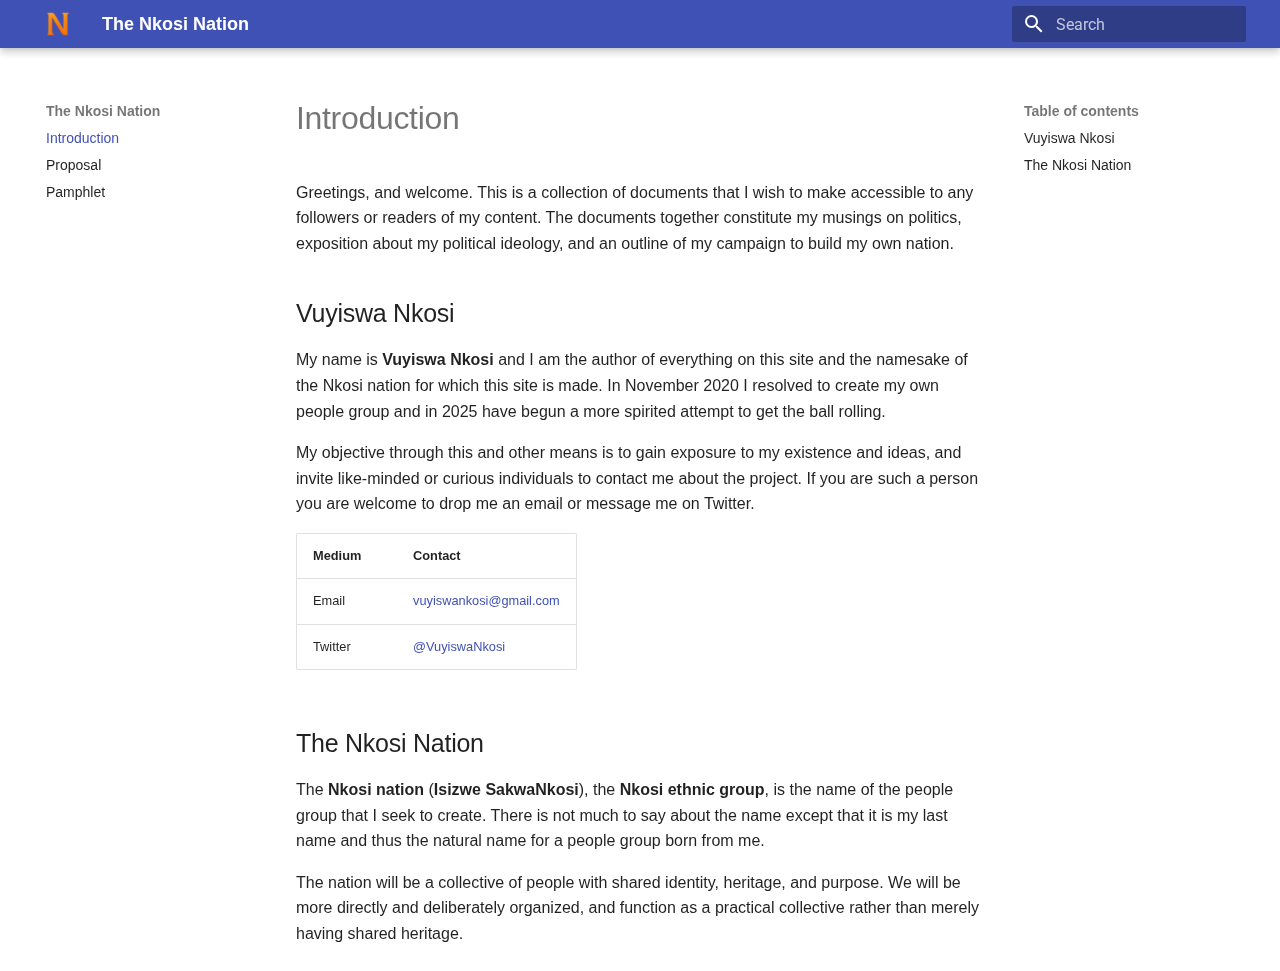
<file: index.html>
<!doctype html>
<html lang="en" class="no-js">
  <head>
    
      <meta charset="utf-8">
      <meta name="viewport" content="width=device-width,initial-scale=1">
      
      
      
      
      
        <link rel="next" href="proposal/">
      
      
        
      
      
      <link rel="icon" href="img/logo.png">
      <meta name="generator" content="mkdocs-1.6.1, mkdocs-material-9.7.0">
    
    
      
        <title>The Nkosi Nation</title>
      
    
    
      <link rel="stylesheet" href="assets/stylesheets/main.618322db.min.css">
      
      


    
    
      
    
    
      
        
        
        <link rel="preconnect" href="https://fonts.gstatic.com" crossorigin>
        <link rel="stylesheet" href="https://fonts.googleapis.com/css?family=Roboto:300,300i,400,400i,700,700i%7CRoboto+Mono:400,400i,700,700i&display=fallback">
        <style>:root{--md-text-font:"Roboto";--md-code-font:"Roboto Mono"}</style>
      
    
    
      <link rel="stylesheet" href="css/extra.css">
    
    <script>__md_scope=new URL(".",location),__md_hash=e=>[...e].reduce(((e,_)=>(e<<5)-e+_.charCodeAt(0)),0),__md_get=(e,_=localStorage,t=__md_scope)=>JSON.parse(_.getItem(t.pathname+"."+e)),__md_set=(e,_,t=localStorage,a=__md_scope)=>{try{t.setItem(a.pathname+"."+e,JSON.stringify(_))}catch(e){}}</script>
    
      

    
    
  </head>
  
  
    <body dir="ltr">
  
    
    <input class="md-toggle" data-md-toggle="drawer" type="checkbox" id="__drawer" autocomplete="off">
    <input class="md-toggle" data-md-toggle="search" type="checkbox" id="__search" autocomplete="off">
    <label class="md-overlay" for="__drawer"></label>
    <div data-md-component="skip">
      
        
        <a href="#introduction" class="md-skip">
          Skip to content
        </a>
      
    </div>
    <div data-md-component="announce">
      
    </div>
    
    
      

  

<header class="md-header md-header--shadow" data-md-component="header">
  <nav class="md-header__inner md-grid" aria-label="Header">
    <a href="." title="The Nkosi Nation" class="md-header__button md-logo" aria-label="The Nkosi Nation" data-md-component="logo">
      
  <img src="img/logo.png" alt="logo">

    </a>
    <label class="md-header__button md-icon" for="__drawer">
      
      <svg xmlns="http://www.w3.org/2000/svg" viewBox="0 0 24 24"><path d="M3 6h18v2H3zm0 5h18v2H3zm0 5h18v2H3z"/></svg>
    </label>
    <div class="md-header__title" data-md-component="header-title">
      <div class="md-header__ellipsis">
        <div class="md-header__topic">
          <span class="md-ellipsis">
            The Nkosi Nation
          </span>
        </div>
        <div class="md-header__topic" data-md-component="header-topic">
          <span class="md-ellipsis">
            
              Introduction
            
          </span>
        </div>
      </div>
    </div>
    
    
      <script>var palette=__md_get("__palette");if(palette&&palette.color){if("(prefers-color-scheme)"===palette.color.media){var media=matchMedia("(prefers-color-scheme: light)"),input=document.querySelector(media.matches?"[data-md-color-media='(prefers-color-scheme: light)']":"[data-md-color-media='(prefers-color-scheme: dark)']");palette.color.media=input.getAttribute("data-md-color-media"),palette.color.scheme=input.getAttribute("data-md-color-scheme"),palette.color.primary=input.getAttribute("data-md-color-primary"),palette.color.accent=input.getAttribute("data-md-color-accent")}for(var[key,value]of Object.entries(palette.color))document.body.setAttribute("data-md-color-"+key,value)}</script>
    
    
    
      
      
        <label class="md-header__button md-icon" for="__search">
          
          <svg xmlns="http://www.w3.org/2000/svg" viewBox="0 0 24 24"><path d="M9.5 3A6.5 6.5 0 0 1 16 9.5c0 1.61-.59 3.09-1.56 4.23l.27.27h.79l5 5-1.5 1.5-5-5v-.79l-.27-.27A6.52 6.52 0 0 1 9.5 16 6.5 6.5 0 0 1 3 9.5 6.5 6.5 0 0 1 9.5 3m0 2C7 5 5 7 5 9.5S7 14 9.5 14 14 12 14 9.5 12 5 9.5 5"/></svg>
        </label>
        <div class="md-search" data-md-component="search" role="dialog">
  <label class="md-search__overlay" for="__search"></label>
  <div class="md-search__inner" role="search">
    <form class="md-search__form" name="search">
      <input type="text" class="md-search__input" name="query" aria-label="Search" placeholder="Search" autocapitalize="off" autocorrect="off" autocomplete="off" spellcheck="false" data-md-component="search-query" required>
      <label class="md-search__icon md-icon" for="__search">
        
        <svg xmlns="http://www.w3.org/2000/svg" viewBox="0 0 24 24"><path d="M9.5 3A6.5 6.5 0 0 1 16 9.5c0 1.61-.59 3.09-1.56 4.23l.27.27h.79l5 5-1.5 1.5-5-5v-.79l-.27-.27A6.52 6.52 0 0 1 9.5 16 6.5 6.5 0 0 1 3 9.5 6.5 6.5 0 0 1 9.5 3m0 2C7 5 5 7 5 9.5S7 14 9.5 14 14 12 14 9.5 12 5 9.5 5"/></svg>
        
        <svg xmlns="http://www.w3.org/2000/svg" viewBox="0 0 24 24"><path d="M20 11v2H8l5.5 5.5-1.42 1.42L4.16 12l7.92-7.92L13.5 5.5 8 11z"/></svg>
      </label>
      <nav class="md-search__options" aria-label="Search">
        
        <button type="reset" class="md-search__icon md-icon" title="Clear" aria-label="Clear" tabindex="-1">
          
          <svg xmlns="http://www.w3.org/2000/svg" viewBox="0 0 24 24"><path d="M19 6.41 17.59 5 12 10.59 6.41 5 5 6.41 10.59 12 5 17.59 6.41 19 12 13.41 17.59 19 19 17.59 13.41 12z"/></svg>
        </button>
      </nav>
      
    </form>
    <div class="md-search__output">
      <div class="md-search__scrollwrap" tabindex="0" data-md-scrollfix>
        <div class="md-search-result" data-md-component="search-result">
          <div class="md-search-result__meta">
            Initializing search
          </div>
          <ol class="md-search-result__list" role="presentation"></ol>
        </div>
      </div>
    </div>
  </div>
</div>
      
    
    
  </nav>
  
</header>
    
    <div class="md-container" data-md-component="container">
      
      
        
          
        
      
      <main class="md-main" data-md-component="main">
        <div class="md-main__inner md-grid">
          
            
              
              <div class="md-sidebar md-sidebar--primary" data-md-component="sidebar" data-md-type="navigation" >
                <div class="md-sidebar__scrollwrap">
                  <div class="md-sidebar__inner">
                    



<nav class="md-nav md-nav--primary" aria-label="Navigation" data-md-level="0">
  <label class="md-nav__title" for="__drawer">
    <a href="." title="The Nkosi Nation" class="md-nav__button md-logo" aria-label="The Nkosi Nation" data-md-component="logo">
      
  <img src="img/logo.png" alt="logo">

    </a>
    The Nkosi Nation
  </label>
  
  <ul class="md-nav__list" data-md-scrollfix>
    
      
      
  
  
    
  
  
  
    <li class="md-nav__item md-nav__item--active">
      
      <input class="md-nav__toggle md-toggle" type="checkbox" id="__toc">
      
      
        
      
      
        <label class="md-nav__link md-nav__link--active" for="__toc">
          
  
  
  <span class="md-ellipsis">
    
  
    Introduction
  

    
  </span>
  
  

          <span class="md-nav__icon md-icon"></span>
        </label>
      
      <a href="." class="md-nav__link md-nav__link--active">
        
  
  
  <span class="md-ellipsis">
    
  
    Introduction
  

    
  </span>
  
  

      </a>
      
        

<nav class="md-nav md-nav--secondary" aria-label="Table of contents">
  
  
  
    
  
  
    <label class="md-nav__title" for="__toc">
      <span class="md-nav__icon md-icon"></span>
      Table of contents
    </label>
    <ul class="md-nav__list" data-md-component="toc" data-md-scrollfix>
      
        <li class="md-nav__item">
  <a href="#vuyiswa-nkosi" class="md-nav__link">
    <span class="md-ellipsis">
      
        Vuyiswa Nkosi
      
    </span>
  </a>
  
</li>
      
        <li class="md-nav__item">
  <a href="#the-nkosi-nation" class="md-nav__link">
    <span class="md-ellipsis">
      
        The Nkosi Nation
      
    </span>
  </a>
  
</li>
      
    </ul>
  
</nav>
      
    </li>
  

    
      
      
  
  
  
  
    <li class="md-nav__item">
      <a href="proposal/" class="md-nav__link">
        
  
  
  <span class="md-ellipsis">
    
  
    Proposal
  

    
  </span>
  
  

      </a>
    </li>
  

    
      
      
  
  
  
  
    <li class="md-nav__item">
      <a href="pamphlet/" class="md-nav__link">
        
  
  
  <span class="md-ellipsis">
    
  
    Pamphlet
  

    
  </span>
  
  

      </a>
    </li>
  

    
  </ul>
</nav>
                  </div>
                </div>
              </div>
            
            
              
              <div class="md-sidebar md-sidebar--secondary" data-md-component="sidebar" data-md-type="toc" >
                <div class="md-sidebar__scrollwrap">
                  <div class="md-sidebar__inner">
                    

<nav class="md-nav md-nav--secondary" aria-label="Table of contents">
  
  
  
    
  
  
    <label class="md-nav__title" for="__toc">
      <span class="md-nav__icon md-icon"></span>
      Table of contents
    </label>
    <ul class="md-nav__list" data-md-component="toc" data-md-scrollfix>
      
        <li class="md-nav__item">
  <a href="#vuyiswa-nkosi" class="md-nav__link">
    <span class="md-ellipsis">
      
        Vuyiswa Nkosi
      
    </span>
  </a>
  
</li>
      
        <li class="md-nav__item">
  <a href="#the-nkosi-nation" class="md-nav__link">
    <span class="md-ellipsis">
      
        The Nkosi Nation
      
    </span>
  </a>
  
</li>
      
    </ul>
  
</nav>
                  </div>
                </div>
              </div>
            
          
          
            <div class="md-content" data-md-component="content">
              
              <article class="md-content__inner md-typeset">
                
                  



<h1 id="introduction">Introduction</h1>
<p>Greetings, and welcome. This is a collection of documents that I wish
to make accessible to any followers or readers of my content. The
documents together constitute my musings on politics, exposition
about my political ideology, and an outline of my campaign to build
my own nation.</p>
<h2 id="vuyiswa-nkosi">Vuyiswa Nkosi</h2>
<p>My name is <strong>Vuyiswa Nkosi</strong> and I am the author of everything on
this site and the namesake of the Nkosi nation for which this site is
made. In November 2020 I resolved to create my own people group and in
2025 have begun a more spirited attempt to get the ball rolling.</p>
<p>My objective through this and other means is to gain exposure to my existence
and ideas, and invite like-minded or curious individuals to contact me
about the project. If you are such a person you are welcome to drop me
an email or message me on Twitter.</p>
<table>
<thead>
<tr>
<th style="text-align: left;">Medium</th>
<th style="text-align: left;">Contact</th>
</tr>
</thead>
<tbody>
<tr>
<td style="text-align: left;">Email</td>
<td style="text-align: left;"><a href="mailto:vuyiswankosi@gmail">vuyiswankosi@gmail.com</a></td>
</tr>
<tr>
<td style="text-align: left;">Twitter</td>
<td style="text-align: left;"><a href="https://x.com/VuyiswaNkosi">@VuyiswaNkosi</a></td>
</tr>
</tbody>
</table>
<h2 id="the-nkosi-nation">The Nkosi Nation</h2>
<p>The <strong>Nkosi nation</strong> (<strong>Isizwe SakwaNkosi</strong>), the <strong>Nkosi ethnic group</strong>, is the name
of the people group that I seek to create. There is not much to say about
the name except that it is my last name and thus the natural name for a
people group born from me.</p>
<p>The nation will be a collective of people with shared identity, heritage,
and purpose. We will be more directly and deliberately organized, and function
as a practical collective rather than merely having shared heritage.</p>












                
              </article>
            </div>
          
          
<script>var target=document.getElementById(location.hash.slice(1));target&&target.name&&(target.checked=target.name.startsWith("__tabbed_"))</script>
        </div>
        
      </main>
      
        <footer class="md-footer">
  
  <div class="md-footer-meta md-typeset">
    <div class="md-footer-meta__inner md-grid">
      <div class="md-copyright">
  
  
    Made with
    <a href="https://squidfunk.github.io/mkdocs-material/" target="_blank" rel="noopener">
      Material for MkDocs
    </a>
  
</div>
      
    </div>
  </div>
</footer>
      
    </div>
    <div class="md-dialog" data-md-component="dialog">
      <div class="md-dialog__inner md-typeset"></div>
    </div>
    
    
    
      
      
      <script id="__config" type="application/json">{"annotate": null, "base": ".", "features": [], "search": "assets/javascripts/workers/search.7a47a382.min.js", "tags": null, "translations": {"clipboard.copied": "Copied to clipboard", "clipboard.copy": "Copy to clipboard", "search.result.more.one": "1 more on this page", "search.result.more.other": "# more on this page", "search.result.none": "No matching documents", "search.result.one": "1 matching document", "search.result.other": "# matching documents", "search.result.placeholder": "Type to start searching", "search.result.term.missing": "Missing", "select.version": "Select version"}, "version": null}</script>
    
    
      <script src="assets/javascripts/bundle.e71a0d61.min.js"></script>
      
    
  </body>
</html>
</file>
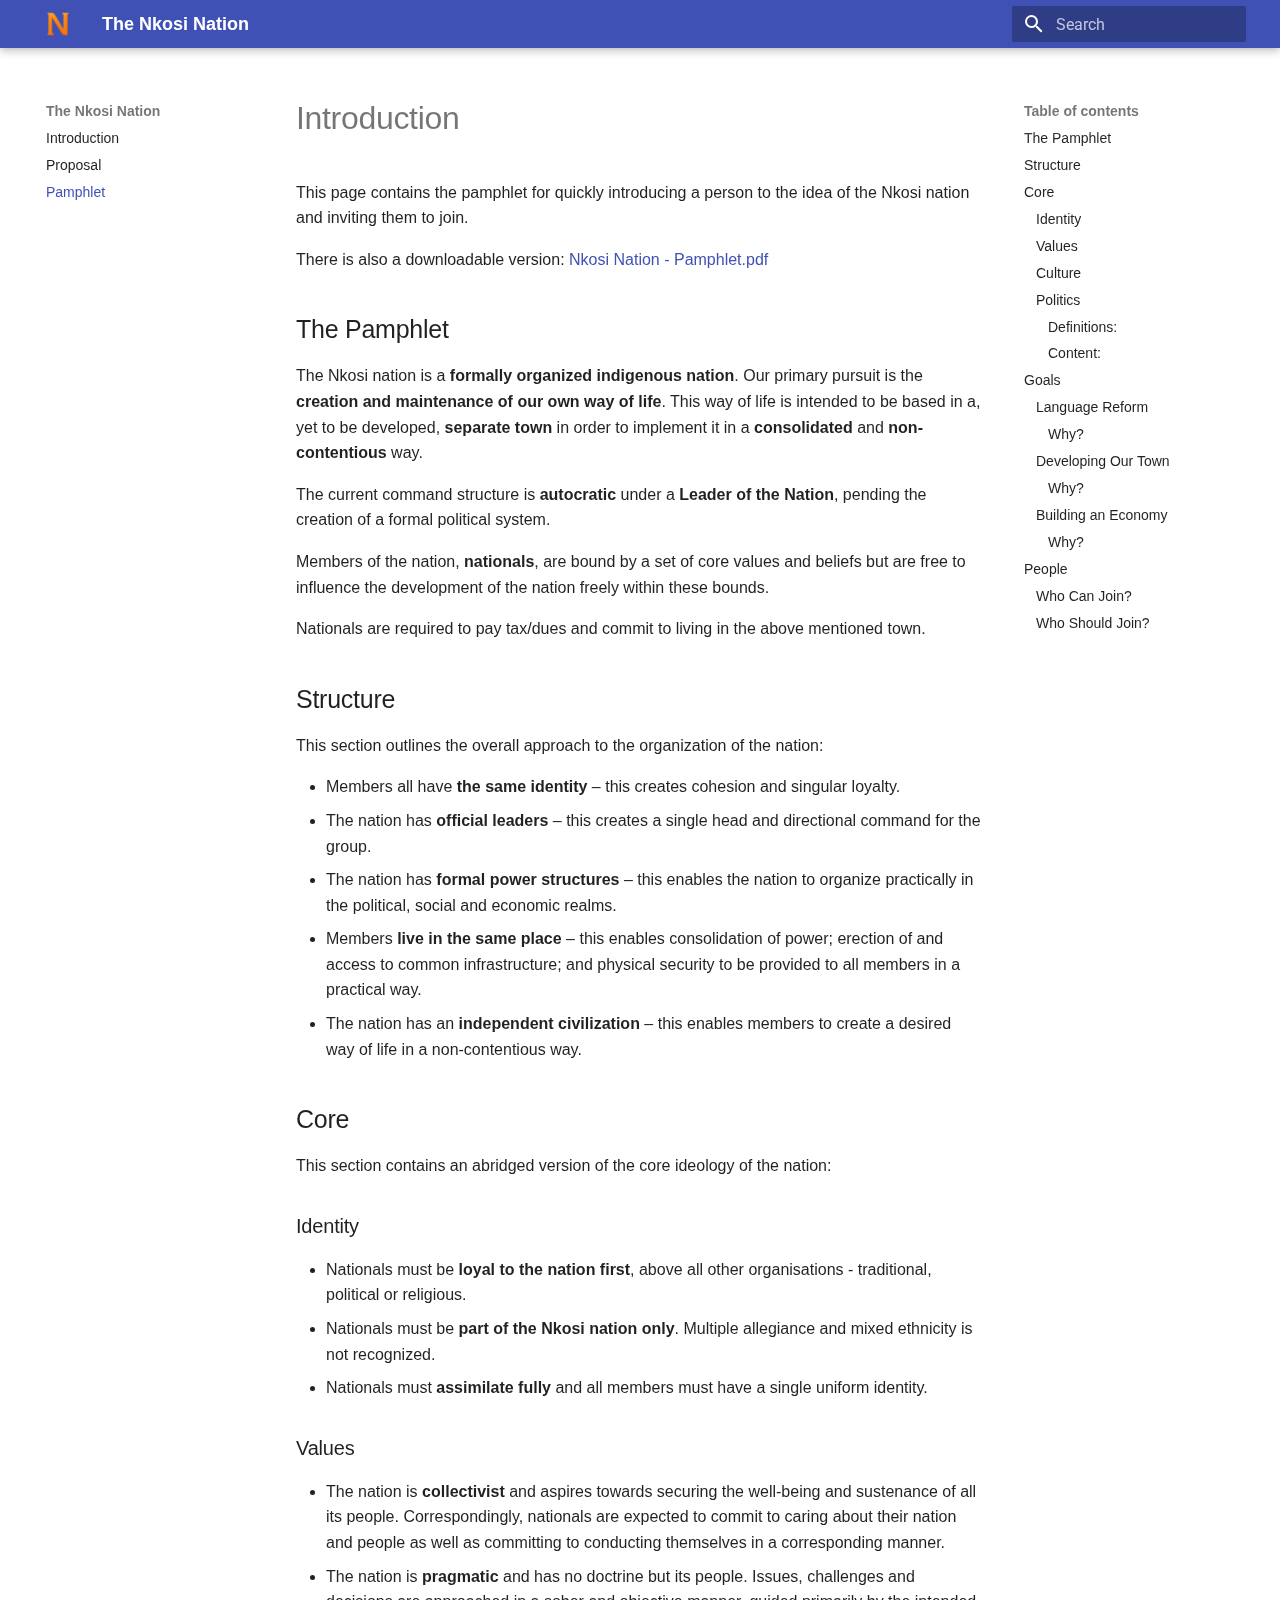
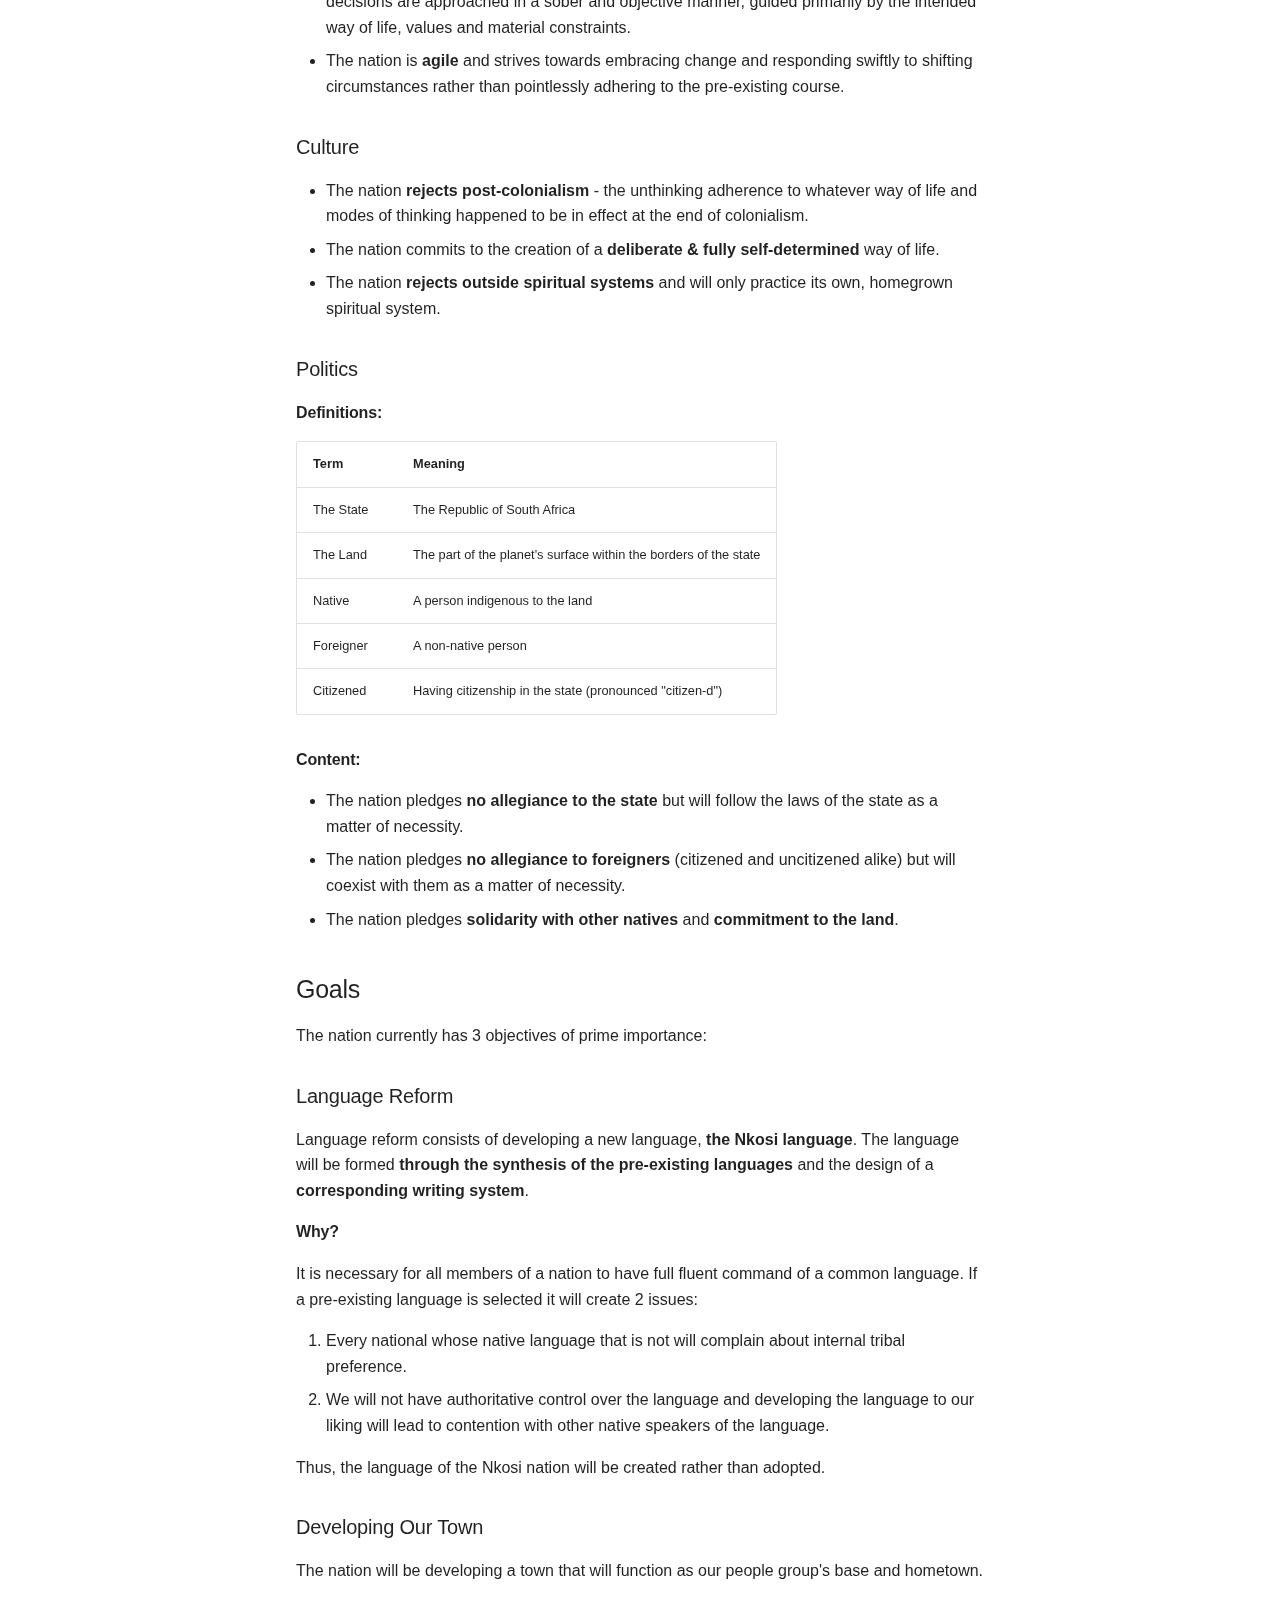
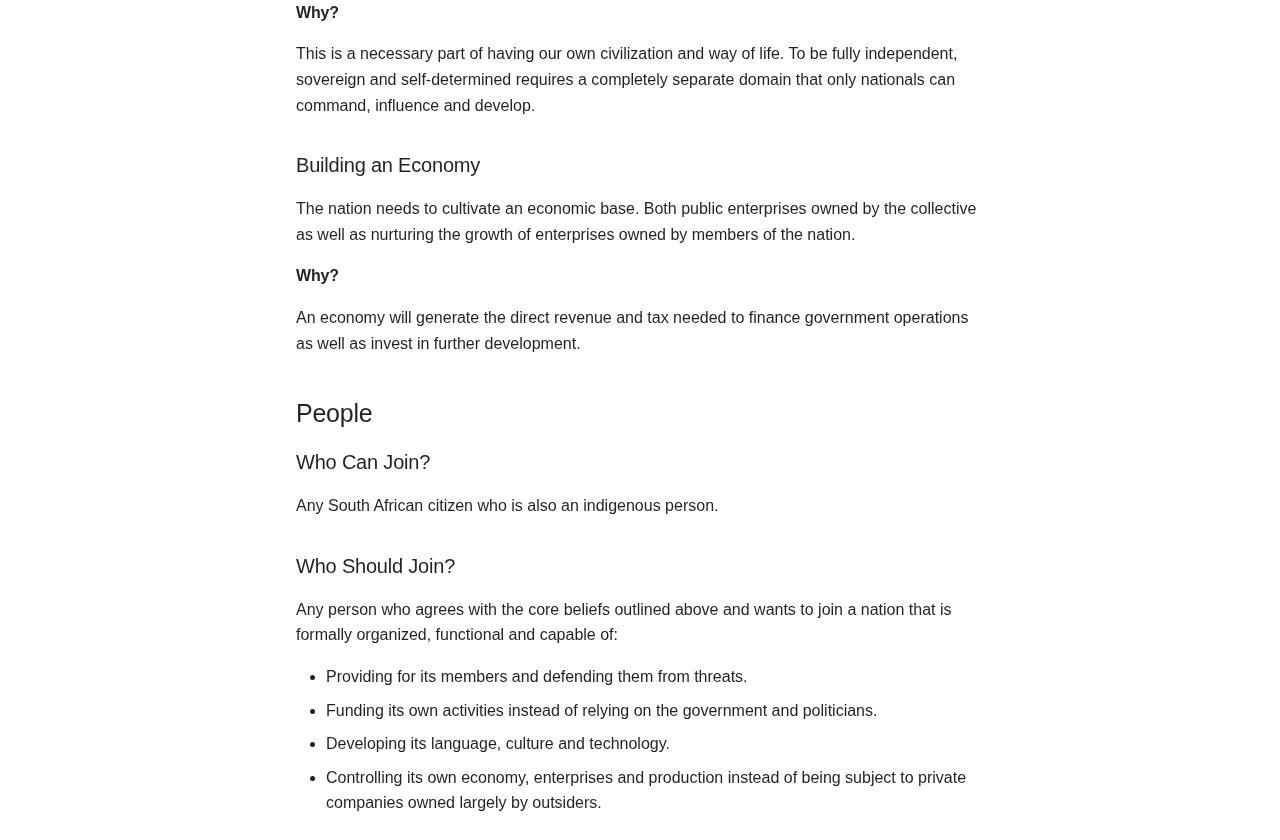
<file: pamphlet/index.html>
<!doctype html>
<html lang="en" class="no-js">
  <head>
    
      <meta charset="utf-8">
      <meta name="viewport" content="width=device-width,initial-scale=1">
      
      
      
      
        <link rel="prev" href="../proposal/">
      
      
      
        
      
      
      <link rel="icon" href="../img/logo.png">
      <meta name="generator" content="mkdocs-1.6.1, mkdocs-material-9.7.0">
    
    
      
        <title>Pamphlet - The Nkosi Nation</title>
      
    
    
      <link rel="stylesheet" href="../assets/stylesheets/main.618322db.min.css">
      
      


    
    
      
    
    
      
        
        
        <link rel="preconnect" href="https://fonts.gstatic.com" crossorigin>
        <link rel="stylesheet" href="https://fonts.googleapis.com/css?family=Roboto:300,300i,400,400i,700,700i%7CRoboto+Mono:400,400i,700,700i&display=fallback">
        <style>:root{--md-text-font:"Roboto";--md-code-font:"Roboto Mono"}</style>
      
    
    
      <link rel="stylesheet" href="../css/extra.css">
    
    <script>__md_scope=new URL("..",location),__md_hash=e=>[...e].reduce(((e,_)=>(e<<5)-e+_.charCodeAt(0)),0),__md_get=(e,_=localStorage,t=__md_scope)=>JSON.parse(_.getItem(t.pathname+"."+e)),__md_set=(e,_,t=localStorage,a=__md_scope)=>{try{t.setItem(a.pathname+"."+e,JSON.stringify(_))}catch(e){}}</script>
    
      

    
    
  </head>
  
  
    <body dir="ltr">
  
    
    <input class="md-toggle" data-md-toggle="drawer" type="checkbox" id="__drawer" autocomplete="off">
    <input class="md-toggle" data-md-toggle="search" type="checkbox" id="__search" autocomplete="off">
    <label class="md-overlay" for="__drawer"></label>
    <div data-md-component="skip">
      
        
        <a href="#introduction" class="md-skip">
          Skip to content
        </a>
      
    </div>
    <div data-md-component="announce">
      
    </div>
    
    
      

  

<header class="md-header md-header--shadow" data-md-component="header">
  <nav class="md-header__inner md-grid" aria-label="Header">
    <a href=".." title="The Nkosi Nation" class="md-header__button md-logo" aria-label="The Nkosi Nation" data-md-component="logo">
      
  <img src="../img/logo.png" alt="logo">

    </a>
    <label class="md-header__button md-icon" for="__drawer">
      
      <svg xmlns="http://www.w3.org/2000/svg" viewBox="0 0 24 24"><path d="M3 6h18v2H3zm0 5h18v2H3zm0 5h18v2H3z"/></svg>
    </label>
    <div class="md-header__title" data-md-component="header-title">
      <div class="md-header__ellipsis">
        <div class="md-header__topic">
          <span class="md-ellipsis">
            The Nkosi Nation
          </span>
        </div>
        <div class="md-header__topic" data-md-component="header-topic">
          <span class="md-ellipsis">
            
              Pamphlet
            
          </span>
        </div>
      </div>
    </div>
    
    
      <script>var palette=__md_get("__palette");if(palette&&palette.color){if("(prefers-color-scheme)"===palette.color.media){var media=matchMedia("(prefers-color-scheme: light)"),input=document.querySelector(media.matches?"[data-md-color-media='(prefers-color-scheme: light)']":"[data-md-color-media='(prefers-color-scheme: dark)']");palette.color.media=input.getAttribute("data-md-color-media"),palette.color.scheme=input.getAttribute("data-md-color-scheme"),palette.color.primary=input.getAttribute("data-md-color-primary"),palette.color.accent=input.getAttribute("data-md-color-accent")}for(var[key,value]of Object.entries(palette.color))document.body.setAttribute("data-md-color-"+key,value)}</script>
    
    
    
      
      
        <label class="md-header__button md-icon" for="__search">
          
          <svg xmlns="http://www.w3.org/2000/svg" viewBox="0 0 24 24"><path d="M9.5 3A6.5 6.5 0 0 1 16 9.5c0 1.61-.59 3.09-1.56 4.23l.27.27h.79l5 5-1.5 1.5-5-5v-.79l-.27-.27A6.52 6.52 0 0 1 9.5 16 6.5 6.5 0 0 1 3 9.5 6.5 6.5 0 0 1 9.5 3m0 2C7 5 5 7 5 9.5S7 14 9.5 14 14 12 14 9.5 12 5 9.5 5"/></svg>
        </label>
        <div class="md-search" data-md-component="search" role="dialog">
  <label class="md-search__overlay" for="__search"></label>
  <div class="md-search__inner" role="search">
    <form class="md-search__form" name="search">
      <input type="text" class="md-search__input" name="query" aria-label="Search" placeholder="Search" autocapitalize="off" autocorrect="off" autocomplete="off" spellcheck="false" data-md-component="search-query" required>
      <label class="md-search__icon md-icon" for="__search">
        
        <svg xmlns="http://www.w3.org/2000/svg" viewBox="0 0 24 24"><path d="M9.5 3A6.5 6.5 0 0 1 16 9.5c0 1.61-.59 3.09-1.56 4.23l.27.27h.79l5 5-1.5 1.5-5-5v-.79l-.27-.27A6.52 6.52 0 0 1 9.5 16 6.5 6.5 0 0 1 3 9.5 6.5 6.5 0 0 1 9.5 3m0 2C7 5 5 7 5 9.5S7 14 9.5 14 14 12 14 9.5 12 5 9.5 5"/></svg>
        
        <svg xmlns="http://www.w3.org/2000/svg" viewBox="0 0 24 24"><path d="M20 11v2H8l5.5 5.5-1.42 1.42L4.16 12l7.92-7.92L13.5 5.5 8 11z"/></svg>
      </label>
      <nav class="md-search__options" aria-label="Search">
        
        <button type="reset" class="md-search__icon md-icon" title="Clear" aria-label="Clear" tabindex="-1">
          
          <svg xmlns="http://www.w3.org/2000/svg" viewBox="0 0 24 24"><path d="M19 6.41 17.59 5 12 10.59 6.41 5 5 6.41 10.59 12 5 17.59 6.41 19 12 13.41 17.59 19 19 17.59 13.41 12z"/></svg>
        </button>
      </nav>
      
    </form>
    <div class="md-search__output">
      <div class="md-search__scrollwrap" tabindex="0" data-md-scrollfix>
        <div class="md-search-result" data-md-component="search-result">
          <div class="md-search-result__meta">
            Initializing search
          </div>
          <ol class="md-search-result__list" role="presentation"></ol>
        </div>
      </div>
    </div>
  </div>
</div>
      
    
    
  </nav>
  
</header>
    
    <div class="md-container" data-md-component="container">
      
      
        
          
        
      
      <main class="md-main" data-md-component="main">
        <div class="md-main__inner md-grid">
          
            
              
              <div class="md-sidebar md-sidebar--primary" data-md-component="sidebar" data-md-type="navigation" >
                <div class="md-sidebar__scrollwrap">
                  <div class="md-sidebar__inner">
                    



<nav class="md-nav md-nav--primary" aria-label="Navigation" data-md-level="0">
  <label class="md-nav__title" for="__drawer">
    <a href=".." title="The Nkosi Nation" class="md-nav__button md-logo" aria-label="The Nkosi Nation" data-md-component="logo">
      
  <img src="../img/logo.png" alt="logo">

    </a>
    The Nkosi Nation
  </label>
  
  <ul class="md-nav__list" data-md-scrollfix>
    
      
      
  
  
  
  
    <li class="md-nav__item">
      <a href=".." class="md-nav__link">
        
  
  
  <span class="md-ellipsis">
    
  
    Introduction
  

    
  </span>
  
  

      </a>
    </li>
  

    
      
      
  
  
  
  
    <li class="md-nav__item">
      <a href="../proposal/" class="md-nav__link">
        
  
  
  <span class="md-ellipsis">
    
  
    Proposal
  

    
  </span>
  
  

      </a>
    </li>
  

    
      
      
  
  
    
  
  
  
    <li class="md-nav__item md-nav__item--active">
      
      <input class="md-nav__toggle md-toggle" type="checkbox" id="__toc">
      
      
        
      
      
        <label class="md-nav__link md-nav__link--active" for="__toc">
          
  
  
  <span class="md-ellipsis">
    
  
    Pamphlet
  

    
  </span>
  
  

          <span class="md-nav__icon md-icon"></span>
        </label>
      
      <a href="./" class="md-nav__link md-nav__link--active">
        
  
  
  <span class="md-ellipsis">
    
  
    Pamphlet
  

    
  </span>
  
  

      </a>
      
        

<nav class="md-nav md-nav--secondary" aria-label="Table of contents">
  
  
  
    
  
  
    <label class="md-nav__title" for="__toc">
      <span class="md-nav__icon md-icon"></span>
      Table of contents
    </label>
    <ul class="md-nav__list" data-md-component="toc" data-md-scrollfix>
      
        <li class="md-nav__item">
  <a href="#the-pamphlet" class="md-nav__link">
    <span class="md-ellipsis">
      
        The Pamphlet
      
    </span>
  </a>
  
</li>
      
        <li class="md-nav__item">
  <a href="#structure" class="md-nav__link">
    <span class="md-ellipsis">
      
        Structure
      
    </span>
  </a>
  
</li>
      
        <li class="md-nav__item">
  <a href="#core" class="md-nav__link">
    <span class="md-ellipsis">
      
        Core
      
    </span>
  </a>
  
    <nav class="md-nav" aria-label="Core">
      <ul class="md-nav__list">
        
          <li class="md-nav__item">
  <a href="#identity" class="md-nav__link">
    <span class="md-ellipsis">
      
        Identity
      
    </span>
  </a>
  
</li>
        
          <li class="md-nav__item">
  <a href="#values" class="md-nav__link">
    <span class="md-ellipsis">
      
        Values
      
    </span>
  </a>
  
</li>
        
          <li class="md-nav__item">
  <a href="#culture" class="md-nav__link">
    <span class="md-ellipsis">
      
        Culture
      
    </span>
  </a>
  
</li>
        
          <li class="md-nav__item">
  <a href="#politics" class="md-nav__link">
    <span class="md-ellipsis">
      
        Politics
      
    </span>
  </a>
  
    <nav class="md-nav" aria-label="Politics">
      <ul class="md-nav__list">
        
          <li class="md-nav__item">
  <a href="#definitions" class="md-nav__link">
    <span class="md-ellipsis">
      
        Definitions:
      
    </span>
  </a>
  
</li>
        
          <li class="md-nav__item">
  <a href="#content" class="md-nav__link">
    <span class="md-ellipsis">
      
        Content:
      
    </span>
  </a>
  
</li>
        
      </ul>
    </nav>
  
</li>
        
      </ul>
    </nav>
  
</li>
      
        <li class="md-nav__item">
  <a href="#goals" class="md-nav__link">
    <span class="md-ellipsis">
      
        Goals
      
    </span>
  </a>
  
    <nav class="md-nav" aria-label="Goals">
      <ul class="md-nav__list">
        
          <li class="md-nav__item">
  <a href="#language-reform" class="md-nav__link">
    <span class="md-ellipsis">
      
        Language Reform
      
    </span>
  </a>
  
    <nav class="md-nav" aria-label="Language Reform">
      <ul class="md-nav__list">
        
          <li class="md-nav__item">
  <a href="#why" class="md-nav__link">
    <span class="md-ellipsis">
      
        Why?
      
    </span>
  </a>
  
</li>
        
      </ul>
    </nav>
  
</li>
        
          <li class="md-nav__item">
  <a href="#developing-our-town" class="md-nav__link">
    <span class="md-ellipsis">
      
        Developing Our Town
      
    </span>
  </a>
  
    <nav class="md-nav" aria-label="Developing Our Town">
      <ul class="md-nav__list">
        
          <li class="md-nav__item">
  <a href="#why_1" class="md-nav__link">
    <span class="md-ellipsis">
      
        Why?
      
    </span>
  </a>
  
</li>
        
      </ul>
    </nav>
  
</li>
        
          <li class="md-nav__item">
  <a href="#building-an-economy" class="md-nav__link">
    <span class="md-ellipsis">
      
        Building an Economy
      
    </span>
  </a>
  
    <nav class="md-nav" aria-label="Building an Economy">
      <ul class="md-nav__list">
        
          <li class="md-nav__item">
  <a href="#why_2" class="md-nav__link">
    <span class="md-ellipsis">
      
        Why?
      
    </span>
  </a>
  
</li>
        
      </ul>
    </nav>
  
</li>
        
      </ul>
    </nav>
  
</li>
      
        <li class="md-nav__item">
  <a href="#people" class="md-nav__link">
    <span class="md-ellipsis">
      
        People
      
    </span>
  </a>
  
    <nav class="md-nav" aria-label="People">
      <ul class="md-nav__list">
        
          <li class="md-nav__item">
  <a href="#who-can-join" class="md-nav__link">
    <span class="md-ellipsis">
      
        Who Can Join?
      
    </span>
  </a>
  
</li>
        
          <li class="md-nav__item">
  <a href="#who-should-join" class="md-nav__link">
    <span class="md-ellipsis">
      
        Who Should Join?
      
    </span>
  </a>
  
</li>
        
      </ul>
    </nav>
  
</li>
      
    </ul>
  
</nav>
      
    </li>
  

    
  </ul>
</nav>
                  </div>
                </div>
              </div>
            
            
              
              <div class="md-sidebar md-sidebar--secondary" data-md-component="sidebar" data-md-type="toc" >
                <div class="md-sidebar__scrollwrap">
                  <div class="md-sidebar__inner">
                    

<nav class="md-nav md-nav--secondary" aria-label="Table of contents">
  
  
  
    
  
  
    <label class="md-nav__title" for="__toc">
      <span class="md-nav__icon md-icon"></span>
      Table of contents
    </label>
    <ul class="md-nav__list" data-md-component="toc" data-md-scrollfix>
      
        <li class="md-nav__item">
  <a href="#the-pamphlet" class="md-nav__link">
    <span class="md-ellipsis">
      
        The Pamphlet
      
    </span>
  </a>
  
</li>
      
        <li class="md-nav__item">
  <a href="#structure" class="md-nav__link">
    <span class="md-ellipsis">
      
        Structure
      
    </span>
  </a>
  
</li>
      
        <li class="md-nav__item">
  <a href="#core" class="md-nav__link">
    <span class="md-ellipsis">
      
        Core
      
    </span>
  </a>
  
    <nav class="md-nav" aria-label="Core">
      <ul class="md-nav__list">
        
          <li class="md-nav__item">
  <a href="#identity" class="md-nav__link">
    <span class="md-ellipsis">
      
        Identity
      
    </span>
  </a>
  
</li>
        
          <li class="md-nav__item">
  <a href="#values" class="md-nav__link">
    <span class="md-ellipsis">
      
        Values
      
    </span>
  </a>
  
</li>
        
          <li class="md-nav__item">
  <a href="#culture" class="md-nav__link">
    <span class="md-ellipsis">
      
        Culture
      
    </span>
  </a>
  
</li>
        
          <li class="md-nav__item">
  <a href="#politics" class="md-nav__link">
    <span class="md-ellipsis">
      
        Politics
      
    </span>
  </a>
  
    <nav class="md-nav" aria-label="Politics">
      <ul class="md-nav__list">
        
          <li class="md-nav__item">
  <a href="#definitions" class="md-nav__link">
    <span class="md-ellipsis">
      
        Definitions:
      
    </span>
  </a>
  
</li>
        
          <li class="md-nav__item">
  <a href="#content" class="md-nav__link">
    <span class="md-ellipsis">
      
        Content:
      
    </span>
  </a>
  
</li>
        
      </ul>
    </nav>
  
</li>
        
      </ul>
    </nav>
  
</li>
      
        <li class="md-nav__item">
  <a href="#goals" class="md-nav__link">
    <span class="md-ellipsis">
      
        Goals
      
    </span>
  </a>
  
    <nav class="md-nav" aria-label="Goals">
      <ul class="md-nav__list">
        
          <li class="md-nav__item">
  <a href="#language-reform" class="md-nav__link">
    <span class="md-ellipsis">
      
        Language Reform
      
    </span>
  </a>
  
    <nav class="md-nav" aria-label="Language Reform">
      <ul class="md-nav__list">
        
          <li class="md-nav__item">
  <a href="#why" class="md-nav__link">
    <span class="md-ellipsis">
      
        Why?
      
    </span>
  </a>
  
</li>
        
      </ul>
    </nav>
  
</li>
        
          <li class="md-nav__item">
  <a href="#developing-our-town" class="md-nav__link">
    <span class="md-ellipsis">
      
        Developing Our Town
      
    </span>
  </a>
  
    <nav class="md-nav" aria-label="Developing Our Town">
      <ul class="md-nav__list">
        
          <li class="md-nav__item">
  <a href="#why_1" class="md-nav__link">
    <span class="md-ellipsis">
      
        Why?
      
    </span>
  </a>
  
</li>
        
      </ul>
    </nav>
  
</li>
        
          <li class="md-nav__item">
  <a href="#building-an-economy" class="md-nav__link">
    <span class="md-ellipsis">
      
        Building an Economy
      
    </span>
  </a>
  
    <nav class="md-nav" aria-label="Building an Economy">
      <ul class="md-nav__list">
        
          <li class="md-nav__item">
  <a href="#why_2" class="md-nav__link">
    <span class="md-ellipsis">
      
        Why?
      
    </span>
  </a>
  
</li>
        
      </ul>
    </nav>
  
</li>
        
      </ul>
    </nav>
  
</li>
      
        <li class="md-nav__item">
  <a href="#people" class="md-nav__link">
    <span class="md-ellipsis">
      
        People
      
    </span>
  </a>
  
    <nav class="md-nav" aria-label="People">
      <ul class="md-nav__list">
        
          <li class="md-nav__item">
  <a href="#who-can-join" class="md-nav__link">
    <span class="md-ellipsis">
      
        Who Can Join?
      
    </span>
  </a>
  
</li>
        
          <li class="md-nav__item">
  <a href="#who-should-join" class="md-nav__link">
    <span class="md-ellipsis">
      
        Who Should Join?
      
    </span>
  </a>
  
</li>
        
      </ul>
    </nav>
  
</li>
      
    </ul>
  
</nav>
                  </div>
                </div>
              </div>
            
          
          
            <div class="md-content" data-md-component="content">
              
              <article class="md-content__inner md-typeset">
                
                  



<h1 id="introduction">Introduction</h1>
<p>This page contains the pamphlet for quickly introducing a person to the idea of
the Nkosi nation and inviting them to join.</p>
<p>There is also a downloadable version: <a href="../Nkosi%20Nation%20-%20Pamphlet.pdf">Nkosi Nation - Pamphlet.pdf</a></p>
<h2 id="the-pamphlet">The Pamphlet</h2>
<p>The Nkosi nation is a <strong>formally organized indigenous nation</strong>. Our primary pursuit is the <strong>creation and maintenance of our own way of life</strong>. This way of life is intended to be based in a, yet to be developed, <strong>separate town</strong> in order to implement it in a <strong>consolidated</strong> and <strong>non-contentious</strong> way.</p>
<p>The current command structure is <strong>autocratic</strong> under a <strong>Leader of the Nation</strong>, pending the creation of a formal political system.</p>
<p>Members of the nation, <strong>nationals</strong>, are bound by a set of core values and beliefs but are free to influence the development of the nation freely within these bounds.</p>
<p>Nationals are required to pay tax/dues and commit to living in the above mentioned town.</p>
<h2 id="structure">Structure</h2>
<p>This section outlines the overall approach to the organization of the nation:</p>
<ul>
<li>Members all have <strong>the same identity</strong> – this creates cohesion and singular loyalty.</li>
<li>The nation has <strong>official leaders</strong> – this creates a single head and directional command for the group.</li>
<li>The nation has <strong>formal power structures</strong> – this enables the nation to organize practically in the political, social and economic realms.</li>
<li>Members <strong>live in the same place</strong> – this enables consolidation of power; erection of and access to common infrastructure; and physical security to be provided to all members in a practical way.</li>
<li>The nation has an <strong>independent civilization</strong> – this enables members to create a desired way of life in a non-contentious way.</li>
</ul>
<h2 id="core">Core</h2>
<p>This section contains an abridged version of the core ideology of the nation:</p>
<h3 id="identity">Identity</h3>
<ul>
<li>Nationals must be <strong>loyal to the nation first</strong>, above all other organisations - traditional, political or religious.</li>
<li>Nationals must be <strong>part of the Nkosi nation only</strong>. Multiple allegiance and mixed ethnicity is not recognized.</li>
<li>Nationals must <strong>assimilate fully</strong> and all members must have a single uniform identity.</li>
</ul>
<h3 id="values">Values</h3>
<ul>
<li>The nation is <strong>collectivist</strong> and aspires towards securing the well-being and sustenance of all its people. Correspondingly, nationals are expected to commit to caring about their nation and people as well as committing to conducting themselves in a corresponding manner.</li>
<li>The nation is <strong>pragmatic</strong> and has no doctrine but its people. Issues, challenges and decisions are approached in a sober and objective manner, guided primarily by the intended way of life, values and material constraints.</li>
<li>The nation is <strong>agile</strong> and strives towards embracing change and responding swiftly to shifting circumstances rather than pointlessly adhering to the pre-existing course.</li>
</ul>
<h3 id="culture">Culture</h3>
<ul>
<li>The nation <strong>rejects post-colonialism</strong> - the unthinking adherence to whatever way of life and modes of thinking happened to be in effect at the end of colonialism.</li>
<li>The nation commits to the creation of a <strong>deliberate &amp; fully self-determined</strong> way of life.</li>
<li>The nation <strong>rejects outside spiritual systems</strong> and will only practice its own, homegrown spiritual system.</li>
</ul>
<h3 id="politics">Politics</h3>
<h4 id="definitions">Definitions:</h4>
<table>
<thead>
<tr>
<th>Term</th>
<th>Meaning</th>
</tr>
</thead>
<tbody>
<tr>
<td>The State</td>
<td>The Republic of South Africa</td>
</tr>
<tr>
<td>The Land</td>
<td>The part of the planet's surface within the borders of the state</td>
</tr>
<tr>
<td>Native</td>
<td>A person indigenous to the land</td>
</tr>
<tr>
<td>Foreigner</td>
<td>A non-native person</td>
</tr>
<tr>
<td>Citizened</td>
<td>Having citizenship in the state (pronounced "citizen-d")</td>
</tr>
</tbody>
</table>
<h4 id="content">Content:</h4>
<ul>
<li>The nation pledges <strong>no allegiance to the state</strong> but will follow the laws of the state as a matter of necessity.</li>
<li>The nation pledges <strong>no allegiance to foreigners</strong> (citizened and uncitizened alike) but will coexist with them as a matter of necessity.</li>
<li>The nation pledges <strong>solidarity with other natives</strong> and <strong>commitment to the land</strong>.</li>
</ul>
<h2 id="goals">Goals</h2>
<p>The nation currently has 3 objectives of prime importance:</p>
<h3 id="language-reform">Language Reform</h3>
<p>Language reform consists of developing a new language, <strong>the Nkosi language</strong>. The language will be formed <strong>through the synthesis of the pre-existing languages</strong> and the design of a <strong>corresponding writing system</strong>.</p>
<h4 id="why">Why?</h4>
<p>It is necessary for all members of a nation to have full fluent command of a common language. If a pre-existing language is selected it will create 2 issues:</p>
<ol>
<li>Every national whose native language that is not will complain about internal tribal preference.</li>
<li>We will not have authoritative control over the language and developing the language to our liking will lead to contention with other native speakers of the language.</li>
</ol>
<p>Thus, the language of the Nkosi nation will be created rather than adopted.</p>
<h3 id="developing-our-town">Developing Our Town</h3>
<p>The nation will be developing a town that will function as our people group's base and hometown.</p>
<h4 id="why_1">Why?</h4>
<p>This is a necessary part of having our own civilization and way of life. To be fully independent, sovereign and self-determined requires a completely separate domain that only nationals can command, influence and develop.</p>
<h3 id="building-an-economy">Building an Economy</h3>
<p>The nation needs to cultivate an economic base. Both public enterprises owned by the collective as well as nurturing the growth of enterprises owned by members of the nation.</p>
<h4 id="why_2">Why?</h4>
<p>An economy will generate the direct revenue and tax needed to finance government operations as well as invest in further development.</p>
<h2 id="people">People</h2>
<h3 id="who-can-join">Who Can Join?</h3>
<p>Any South African citizen who is also an indigenous person.</p>
<h3 id="who-should-join">Who Should Join?</h3>
<p>Any person who agrees with the core beliefs outlined above and wants to join a nation that is formally organized, functional and capable of:</p>
<ul>
<li>Providing for its members and defending them from threats.</li>
<li>Funding its own activities instead of relying on the government and politicians.</li>
<li>Developing its language, culture and technology.</li>
<li>Controlling its own economy, enterprises and production instead of being subject to private companies owned largely by outsiders.</li>
</ul>












                
              </article>
            </div>
          
          
<script>var target=document.getElementById(location.hash.slice(1));target&&target.name&&(target.checked=target.name.startsWith("__tabbed_"))</script>
        </div>
        
      </main>
      
        <footer class="md-footer">
  
  <div class="md-footer-meta md-typeset">
    <div class="md-footer-meta__inner md-grid">
      <div class="md-copyright">
  
  
    Made with
    <a href="https://squidfunk.github.io/mkdocs-material/" target="_blank" rel="noopener">
      Material for MkDocs
    </a>
  
</div>
      
    </div>
  </div>
</footer>
      
    </div>
    <div class="md-dialog" data-md-component="dialog">
      <div class="md-dialog__inner md-typeset"></div>
    </div>
    
    
    
      
      
      <script id="__config" type="application/json">{"annotate": null, "base": "..", "features": [], "search": "../assets/javascripts/workers/search.7a47a382.min.js", "tags": null, "translations": {"clipboard.copied": "Copied to clipboard", "clipboard.copy": "Copy to clipboard", "search.result.more.one": "1 more on this page", "search.result.more.other": "# more on this page", "search.result.none": "No matching documents", "search.result.one": "1 matching document", "search.result.other": "# matching documents", "search.result.placeholder": "Type to start searching", "search.result.term.missing": "Missing", "select.version": "Select version"}, "version": null}</script>
    
    
      <script src="../assets/javascripts/bundle.e71a0d61.min.js"></script>
      
    
  </body>
</html>
</file>
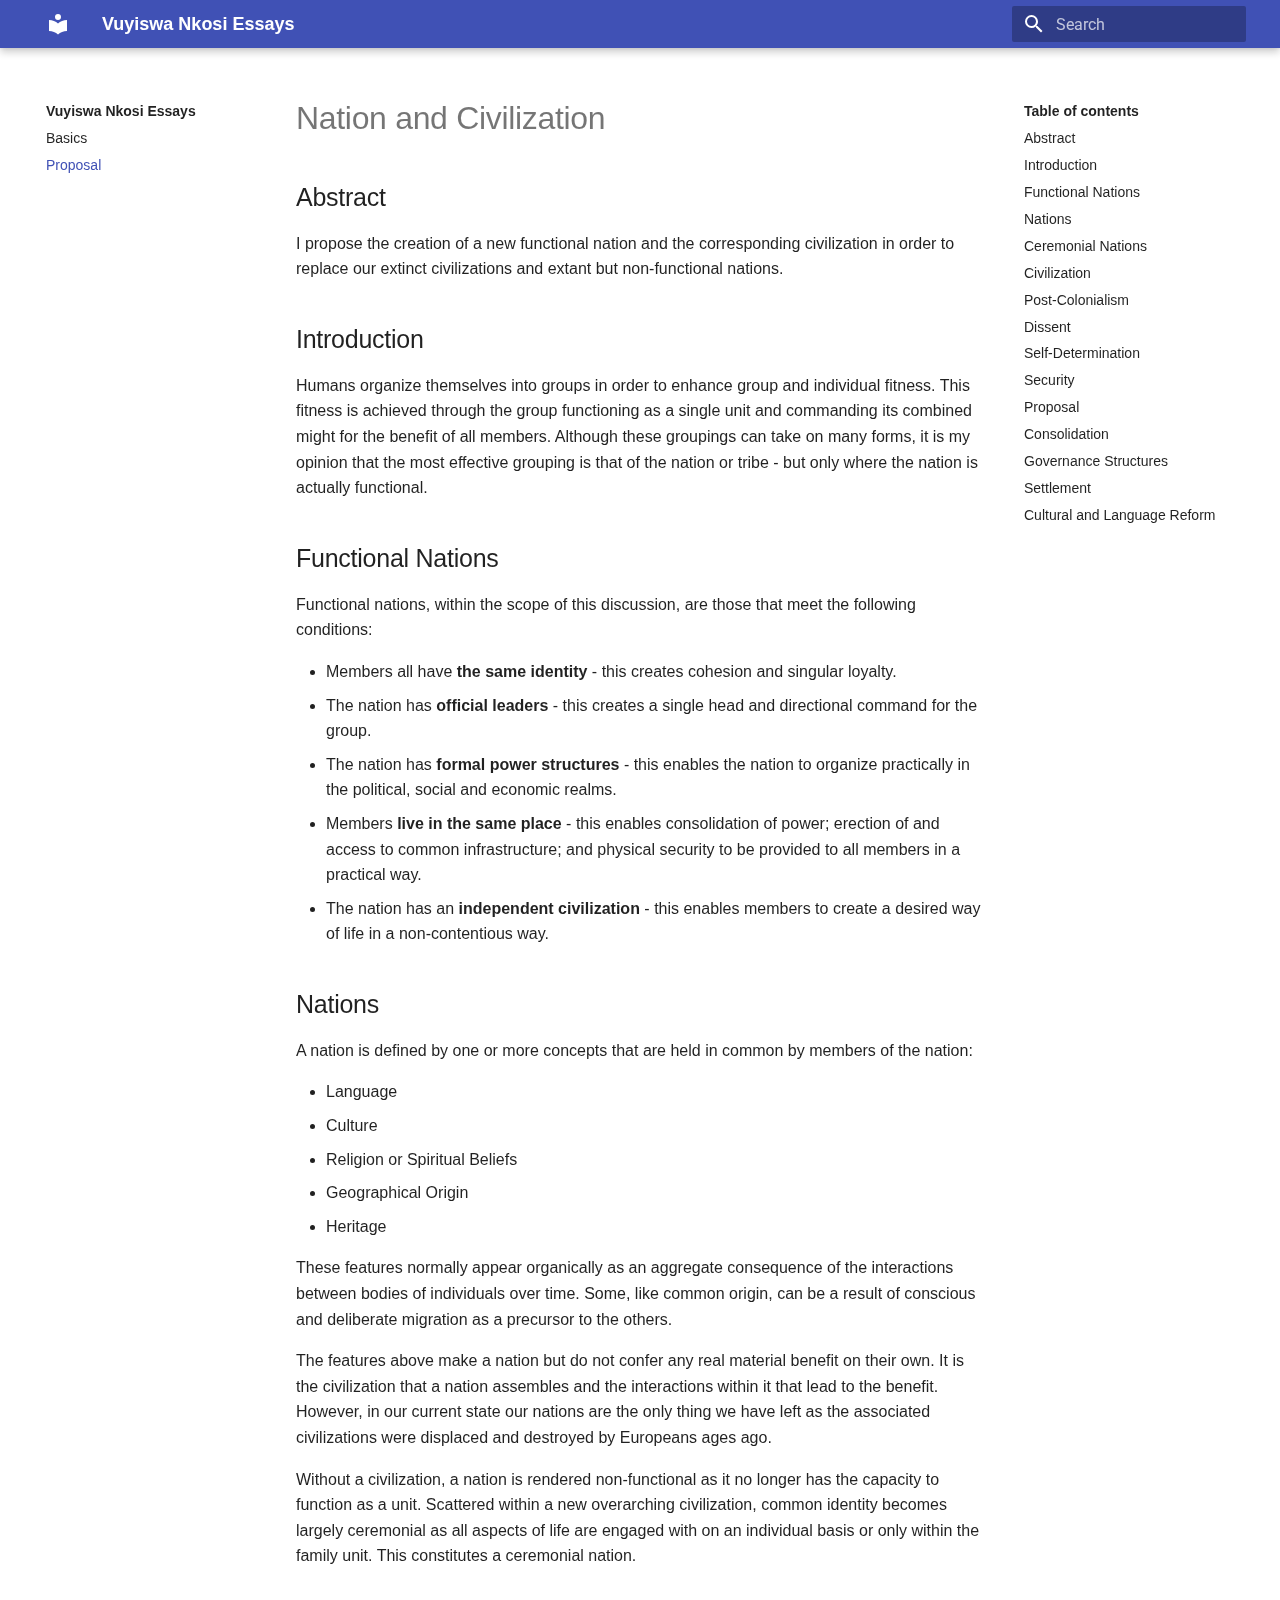
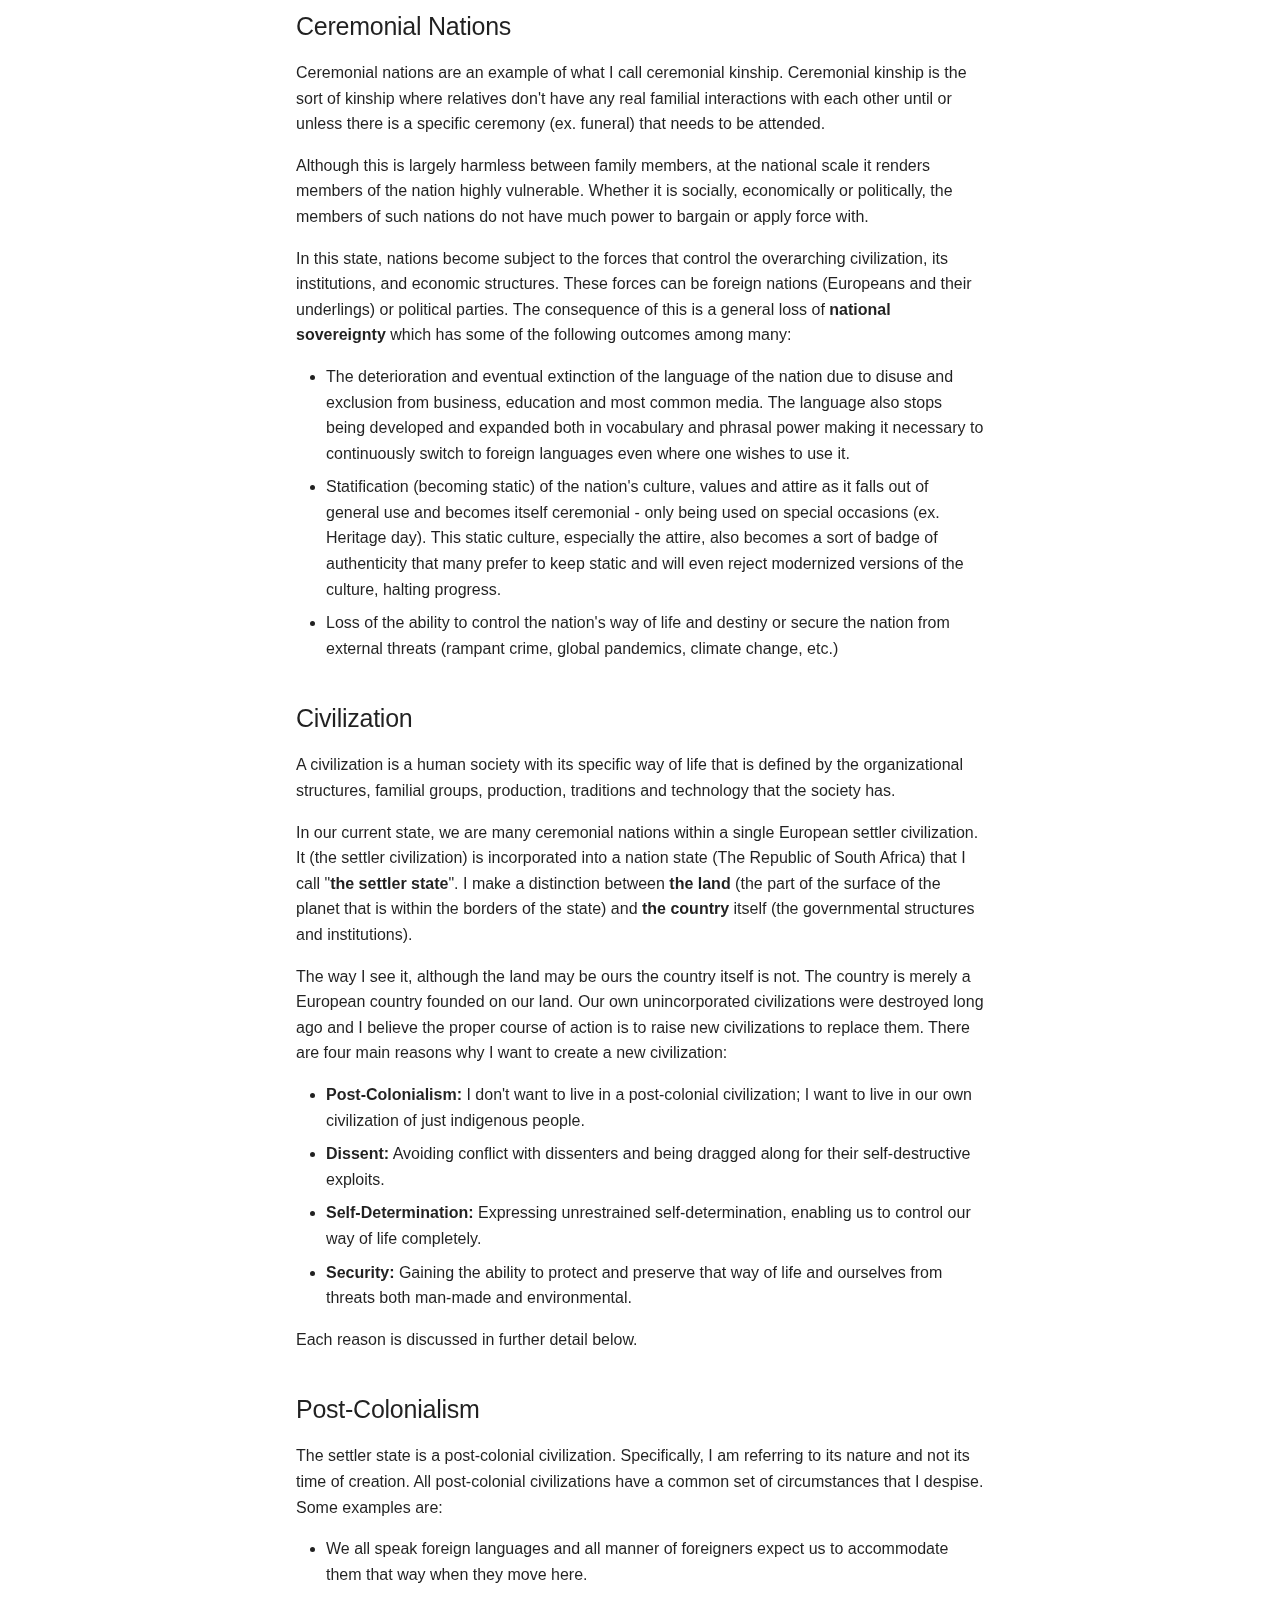
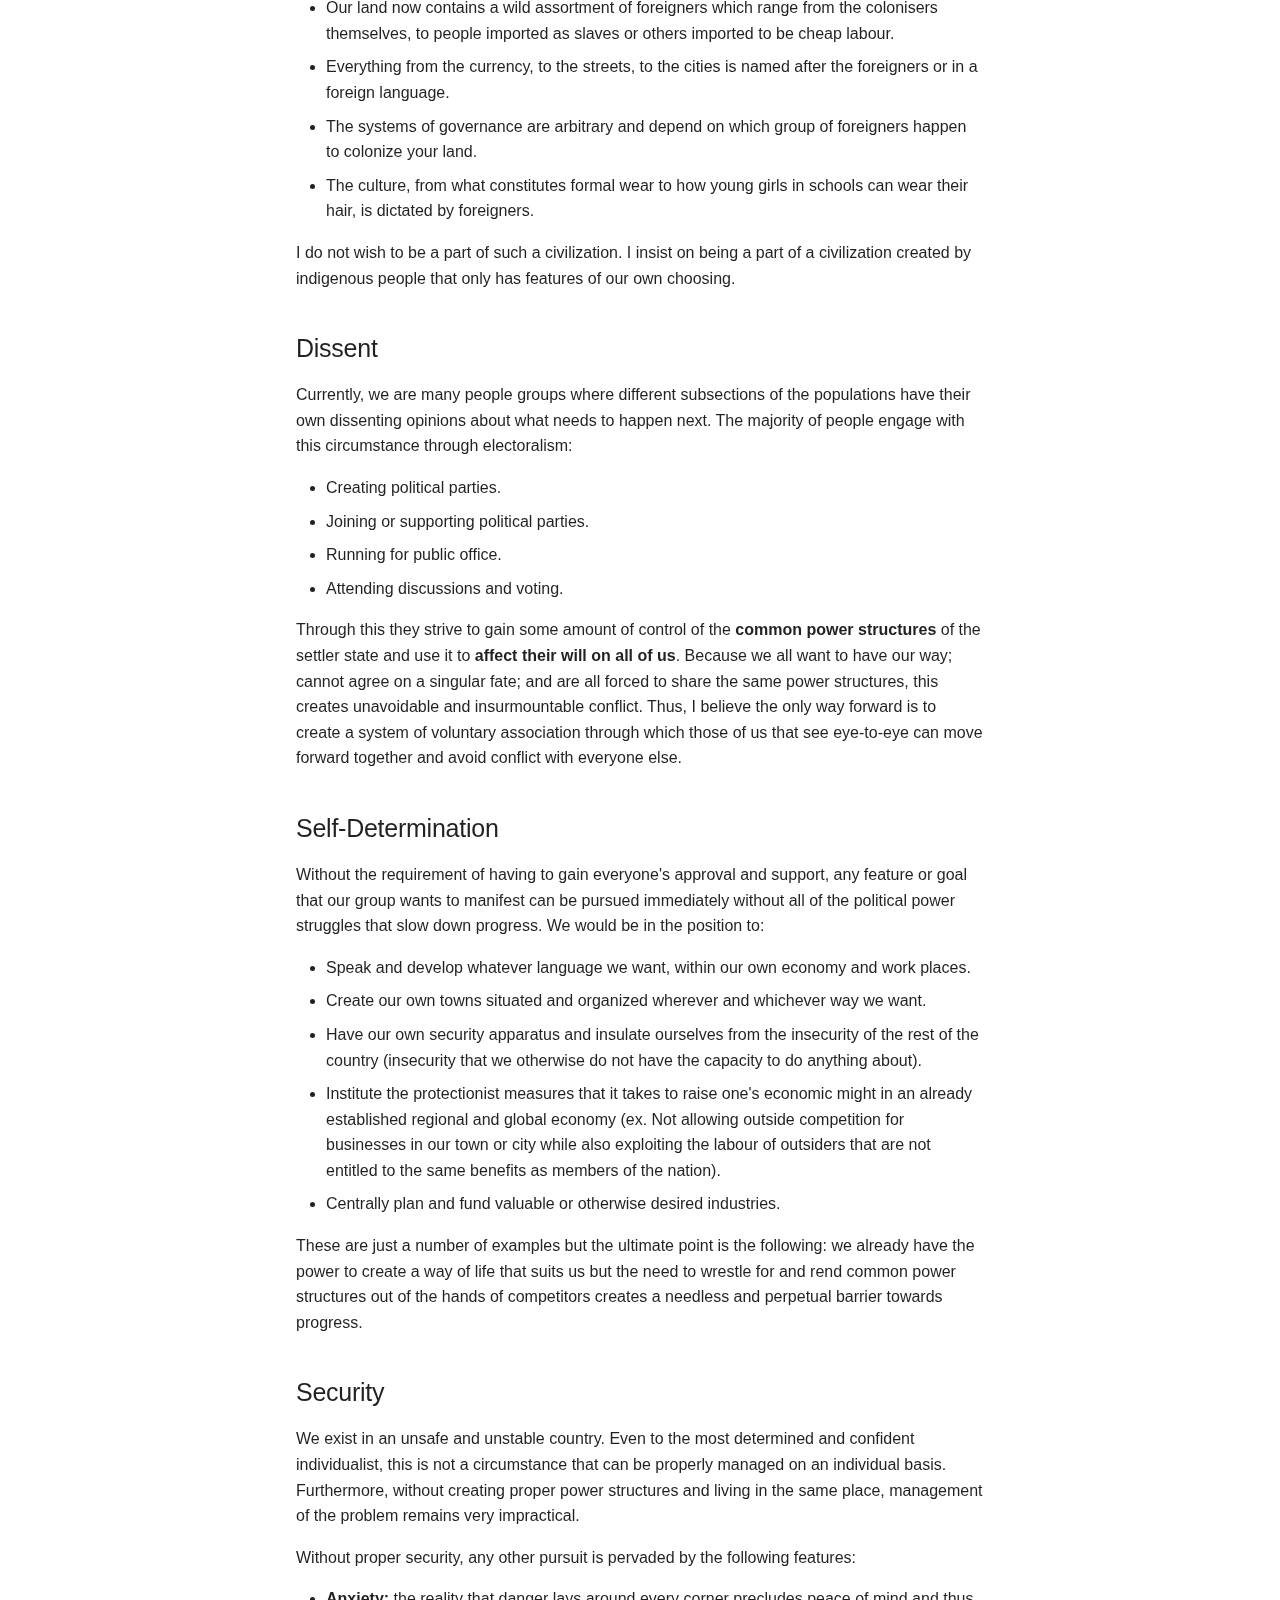
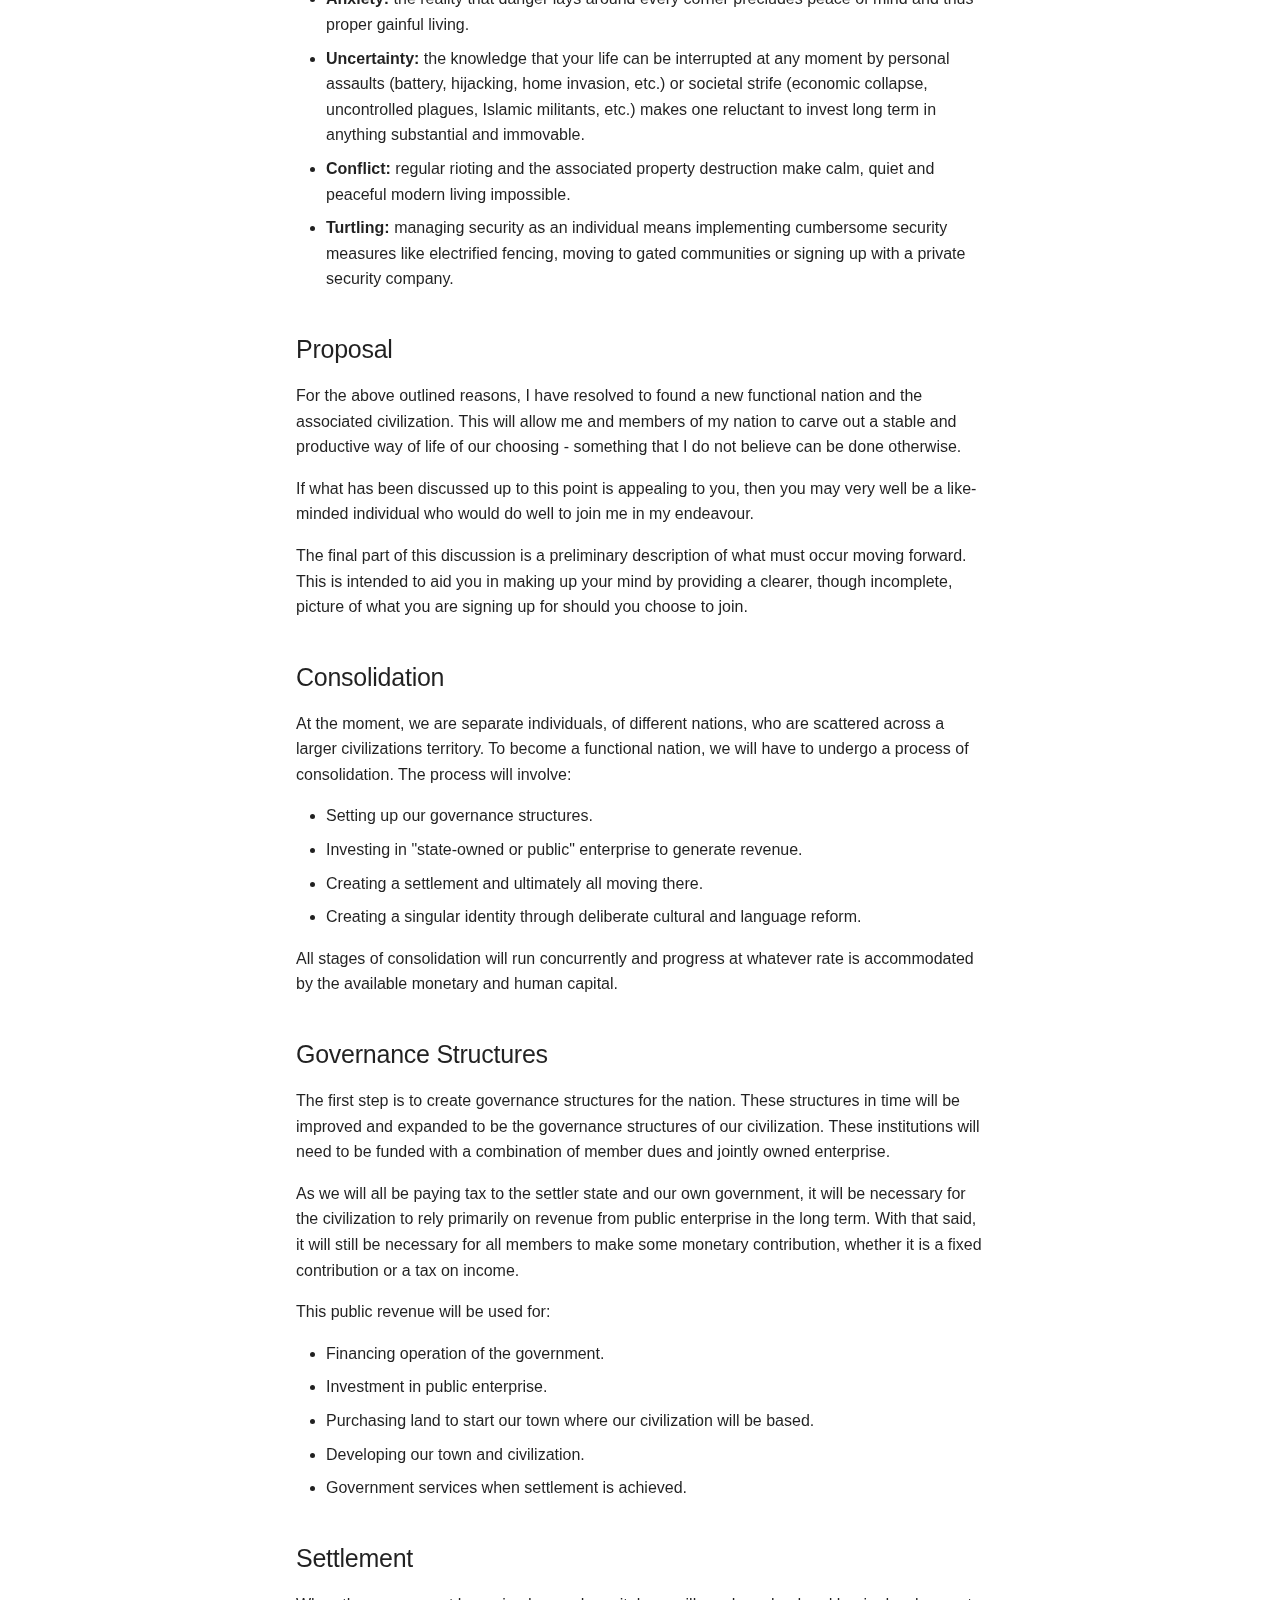
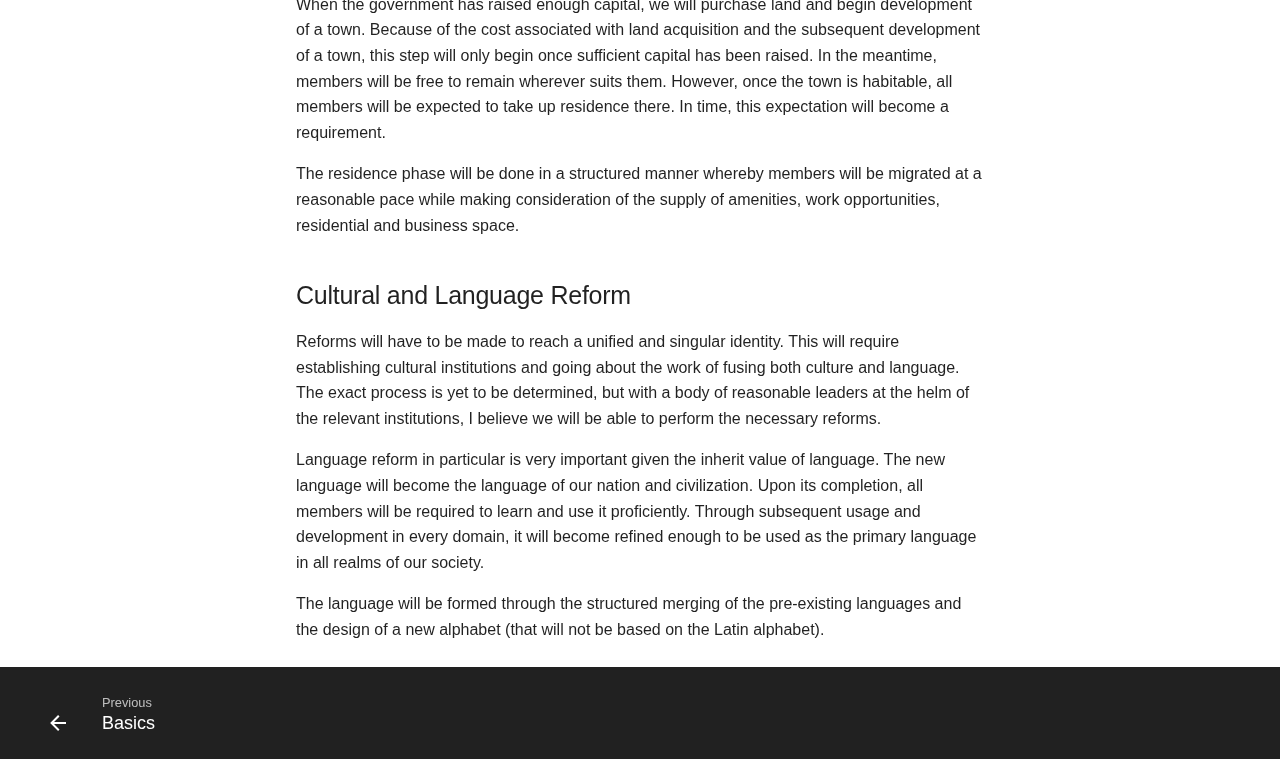
<file: proposal/index.html>
<!doctype html>
<html lang="en" class="no-js">
  <head>
    
      <meta charset="utf-8">
      <meta name="viewport" content="width=device-width,initial-scale=1">
      
      
      
      <link rel="icon" href="../assets/images/favicon.png">
      <meta name="generator" content="mkdocs-1.6.1, mkdocs-material-8.5.6">
    
    
      
        <title>Proposal - Vuyiswa Nkosi Essays</title>
      
    
    
      <link rel="stylesheet" href="../assets/stylesheets/main.20d9efc8.min.css">
      
        
        <link rel="stylesheet" href="../assets/stylesheets/palette.cbb835fc.min.css">
        
      
      

    
    
    
      
        
        
        <link rel="preconnect" href="https://fonts.gstatic.com" crossorigin>
        <link rel="stylesheet" href="https://fonts.googleapis.com/css?family=Roboto:300,300i,400,400i,700,700i%7CRoboto+Mono:400,400i,700,700i&display=fallback">
        <style>:root{--md-text-font:"Roboto";--md-code-font:"Roboto Mono"}</style>
      
    
    
      <link rel="stylesheet" href="../css/extra.css">
    
    <script>__md_scope=new URL("..",location),__md_hash=e=>[...e].reduce((e,_)=>(e<<5)-e+_.charCodeAt(0),0),__md_get=(e,_=localStorage,t=__md_scope)=>JSON.parse(_.getItem(t.pathname+"."+e)),__md_set=(e,_,t=localStorage,a=__md_scope)=>{try{t.setItem(a.pathname+"."+e,JSON.stringify(_))}catch(e){}}</script>
    
      

    
    
    
  </head>
  
  
    
    
    
    
    
    <body dir="ltr" data-md-color-scheme="" data-md-color-primary="none" data-md-color-accent="none">
  
    
    
    <input class="md-toggle" data-md-toggle="drawer" type="checkbox" id="__drawer" autocomplete="off">
    <input class="md-toggle" data-md-toggle="search" type="checkbox" id="__search" autocomplete="off">
    <label class="md-overlay" for="__drawer"></label>
    <div data-md-component="skip">
      
        
        <a href="#nation-and-civilization" class="md-skip">
          Skip to content
        </a>
      
    </div>
    <div data-md-component="announce">
      
    </div>
    
    
      

<header class="md-header" data-md-component="header">
  <nav class="md-header__inner md-grid" aria-label="Header">
    <a href=".." title="Vuyiswa Nkosi Essays" class="md-header__button md-logo" aria-label="Vuyiswa Nkosi Essays" data-md-component="logo">
      
  
  <svg xmlns="http://www.w3.org/2000/svg" viewBox="0 0 24 24"><path d="M12 8a3 3 0 0 0 3-3 3 3 0 0 0-3-3 3 3 0 0 0-3 3 3 3 0 0 0 3 3m0 3.54C9.64 9.35 6.5 8 3 8v11c3.5 0 6.64 1.35 9 3.54 2.36-2.19 5.5-3.54 9-3.54V8c-3.5 0-6.64 1.35-9 3.54Z"/></svg>

    </a>
    <label class="md-header__button md-icon" for="__drawer">
      <svg xmlns="http://www.w3.org/2000/svg" viewBox="0 0 24 24"><path d="M3 6h18v2H3V6m0 5h18v2H3v-2m0 5h18v2H3v-2Z"/></svg>
    </label>
    <div class="md-header__title" data-md-component="header-title">
      <div class="md-header__ellipsis">
        <div class="md-header__topic">
          <span class="md-ellipsis">
            Vuyiswa Nkosi Essays
          </span>
        </div>
        <div class="md-header__topic" data-md-component="header-topic">
          <span class="md-ellipsis">
            
              Proposal
            
          </span>
        </div>
      </div>
    </div>
    
    
    
      <label class="md-header__button md-icon" for="__search">
        <svg xmlns="http://www.w3.org/2000/svg" viewBox="0 0 24 24"><path d="M9.5 3A6.5 6.5 0 0 1 16 9.5c0 1.61-.59 3.09-1.56 4.23l.27.27h.79l5 5-1.5 1.5-5-5v-.79l-.27-.27A6.516 6.516 0 0 1 9.5 16 6.5 6.5 0 0 1 3 9.5 6.5 6.5 0 0 1 9.5 3m0 2C7 5 5 7 5 9.5S7 14 9.5 14 14 12 14 9.5 12 5 9.5 5Z"/></svg>
      </label>
      <div class="md-search" data-md-component="search" role="dialog">
  <label class="md-search__overlay" for="__search"></label>
  <div class="md-search__inner" role="search">
    <form class="md-search__form" name="search">
      <input type="text" class="md-search__input" name="query" aria-label="Search" placeholder="Search" autocapitalize="off" autocorrect="off" autocomplete="off" spellcheck="false" data-md-component="search-query" required>
      <label class="md-search__icon md-icon" for="__search">
        <svg xmlns="http://www.w3.org/2000/svg" viewBox="0 0 24 24"><path d="M9.5 3A6.5 6.5 0 0 1 16 9.5c0 1.61-.59 3.09-1.56 4.23l.27.27h.79l5 5-1.5 1.5-5-5v-.79l-.27-.27A6.516 6.516 0 0 1 9.5 16 6.5 6.5 0 0 1 3 9.5 6.5 6.5 0 0 1 9.5 3m0 2C7 5 5 7 5 9.5S7 14 9.5 14 14 12 14 9.5 12 5 9.5 5Z"/></svg>
        <svg xmlns="http://www.w3.org/2000/svg" viewBox="0 0 24 24"><path d="M20 11v2H8l5.5 5.5-1.42 1.42L4.16 12l7.92-7.92L13.5 5.5 8 11h12Z"/></svg>
      </label>
      <nav class="md-search__options" aria-label="Search">
        
        <button type="reset" class="md-search__icon md-icon" title="Clear" aria-label="Clear" tabindex="-1">
          <svg xmlns="http://www.w3.org/2000/svg" viewBox="0 0 24 24"><path d="M19 6.41 17.59 5 12 10.59 6.41 5 5 6.41 10.59 12 5 17.59 6.41 19 12 13.41 17.59 19 19 17.59 13.41 12 19 6.41Z"/></svg>
        </button>
      </nav>
      
    </form>
    <div class="md-search__output">
      <div class="md-search__scrollwrap" data-md-scrollfix>
        <div class="md-search-result" data-md-component="search-result">
          <div class="md-search-result__meta">
            Initializing search
          </div>
          <ol class="md-search-result__list"></ol>
        </div>
      </div>
    </div>
  </div>
</div>
    
    
  </nav>
  
</header>
    
    <div class="md-container" data-md-component="container">
      
      
        
          
        
      
      <main class="md-main" data-md-component="main">
        <div class="md-main__inner md-grid">
          
            
              
              <div class="md-sidebar md-sidebar--primary" data-md-component="sidebar" data-md-type="navigation" >
                <div class="md-sidebar__scrollwrap">
                  <div class="md-sidebar__inner">
                    


<nav class="md-nav md-nav--primary" aria-label="Navigation" data-md-level="0">
  <label class="md-nav__title" for="__drawer">
    <a href=".." title="Vuyiswa Nkosi Essays" class="md-nav__button md-logo" aria-label="Vuyiswa Nkosi Essays" data-md-component="logo">
      
  
  <svg xmlns="http://www.w3.org/2000/svg" viewBox="0 0 24 24"><path d="M12 8a3 3 0 0 0 3-3 3 3 0 0 0-3-3 3 3 0 0 0-3 3 3 3 0 0 0 3 3m0 3.54C9.64 9.35 6.5 8 3 8v11c3.5 0 6.64 1.35 9 3.54 2.36-2.19 5.5-3.54 9-3.54V8c-3.5 0-6.64 1.35-9 3.54Z"/></svg>

    </a>
    Vuyiswa Nkosi Essays
  </label>
  
  <ul class="md-nav__list" data-md-scrollfix>
    
      
      
      

  
  
  
    <li class="md-nav__item">
      <a href=".." class="md-nav__link">
        Basics
      </a>
    </li>
  

    
      
      
      

  
  
    
  
  
    <li class="md-nav__item md-nav__item--active">
      
      <input class="md-nav__toggle md-toggle" data-md-toggle="toc" type="checkbox" id="__toc">
      
      
        
      
      
        <label class="md-nav__link md-nav__link--active" for="__toc">
          Proposal
          <span class="md-nav__icon md-icon"></span>
        </label>
      
      <a href="./" class="md-nav__link md-nav__link--active">
        Proposal
      </a>
      
        

<nav class="md-nav md-nav--secondary" aria-label="Table of contents">
  
  
  
    
  
  
    <label class="md-nav__title" for="__toc">
      <span class="md-nav__icon md-icon"></span>
      Table of contents
    </label>
    <ul class="md-nav__list" data-md-component="toc" data-md-scrollfix>
      
        <li class="md-nav__item">
  <a href="#abstract" class="md-nav__link">
    Abstract
  </a>
  
</li>
      
        <li class="md-nav__item">
  <a href="#introduction" class="md-nav__link">
    Introduction
  </a>
  
</li>
      
        <li class="md-nav__item">
  <a href="#functional-nations" class="md-nav__link">
    Functional Nations
  </a>
  
</li>
      
        <li class="md-nav__item">
  <a href="#nations" class="md-nav__link">
    Nations
  </a>
  
</li>
      
        <li class="md-nav__item">
  <a href="#ceremonial-nations" class="md-nav__link">
    Ceremonial Nations
  </a>
  
</li>
      
        <li class="md-nav__item">
  <a href="#civilization" class="md-nav__link">
    Civilization
  </a>
  
</li>
      
        <li class="md-nav__item">
  <a href="#post-colonialism" class="md-nav__link">
    Post-Colonialism
  </a>
  
</li>
      
        <li class="md-nav__item">
  <a href="#dissent" class="md-nav__link">
    Dissent
  </a>
  
</li>
      
        <li class="md-nav__item">
  <a href="#self-determination" class="md-nav__link">
    Self-Determination
  </a>
  
</li>
      
        <li class="md-nav__item">
  <a href="#security" class="md-nav__link">
    Security
  </a>
  
</li>
      
        <li class="md-nav__item">
  <a href="#proposal" class="md-nav__link">
    Proposal
  </a>
  
</li>
      
        <li class="md-nav__item">
  <a href="#consolidation" class="md-nav__link">
    Consolidation
  </a>
  
</li>
      
        <li class="md-nav__item">
  <a href="#governance-structures" class="md-nav__link">
    Governance Structures
  </a>
  
</li>
      
        <li class="md-nav__item">
  <a href="#settlement" class="md-nav__link">
    Settlement
  </a>
  
</li>
      
        <li class="md-nav__item">
  <a href="#cultural-and-language-reform" class="md-nav__link">
    Cultural and Language Reform
  </a>
  
</li>
      
    </ul>
  
</nav>
      
    </li>
  

    
  </ul>
</nav>
                  </div>
                </div>
              </div>
            
            
              
              <div class="md-sidebar md-sidebar--secondary" data-md-component="sidebar" data-md-type="toc" >
                <div class="md-sidebar__scrollwrap">
                  <div class="md-sidebar__inner">
                    

<nav class="md-nav md-nav--secondary" aria-label="Table of contents">
  
  
  
    
  
  
    <label class="md-nav__title" for="__toc">
      <span class="md-nav__icon md-icon"></span>
      Table of contents
    </label>
    <ul class="md-nav__list" data-md-component="toc" data-md-scrollfix>
      
        <li class="md-nav__item">
  <a href="#abstract" class="md-nav__link">
    Abstract
  </a>
  
</li>
      
        <li class="md-nav__item">
  <a href="#introduction" class="md-nav__link">
    Introduction
  </a>
  
</li>
      
        <li class="md-nav__item">
  <a href="#functional-nations" class="md-nav__link">
    Functional Nations
  </a>
  
</li>
      
        <li class="md-nav__item">
  <a href="#nations" class="md-nav__link">
    Nations
  </a>
  
</li>
      
        <li class="md-nav__item">
  <a href="#ceremonial-nations" class="md-nav__link">
    Ceremonial Nations
  </a>
  
</li>
      
        <li class="md-nav__item">
  <a href="#civilization" class="md-nav__link">
    Civilization
  </a>
  
</li>
      
        <li class="md-nav__item">
  <a href="#post-colonialism" class="md-nav__link">
    Post-Colonialism
  </a>
  
</li>
      
        <li class="md-nav__item">
  <a href="#dissent" class="md-nav__link">
    Dissent
  </a>
  
</li>
      
        <li class="md-nav__item">
  <a href="#self-determination" class="md-nav__link">
    Self-Determination
  </a>
  
</li>
      
        <li class="md-nav__item">
  <a href="#security" class="md-nav__link">
    Security
  </a>
  
</li>
      
        <li class="md-nav__item">
  <a href="#proposal" class="md-nav__link">
    Proposal
  </a>
  
</li>
      
        <li class="md-nav__item">
  <a href="#consolidation" class="md-nav__link">
    Consolidation
  </a>
  
</li>
      
        <li class="md-nav__item">
  <a href="#governance-structures" class="md-nav__link">
    Governance Structures
  </a>
  
</li>
      
        <li class="md-nav__item">
  <a href="#settlement" class="md-nav__link">
    Settlement
  </a>
  
</li>
      
        <li class="md-nav__item">
  <a href="#cultural-and-language-reform" class="md-nav__link">
    Cultural and Language Reform
  </a>
  
</li>
      
    </ul>
  
</nav>
                  </div>
                </div>
              </div>
            
          
          
            <div class="md-content" data-md-component="content">
              <article class="md-content__inner md-typeset">
                
                  


<h1 id="nation-and-civilization">Nation and Civilization</h1>
<h2 id="abstract">Abstract</h2>
<p>I propose the creation of a new functional nation and the corresponding civilization in order to replace our extinct civilizations and extant but non-functional nations.</p>
<h2 id="introduction">Introduction</h2>
<p>Humans organize themselves into groups in order to enhance group and individual fitness. This fitness is achieved through the group functioning as a single unit and commanding its combined might for the benefit of all members. Although these groupings can take on many forms, it is my opinion that the most effective grouping is that of the nation or tribe - but only where the nation is actually functional.</p>
<h2 id="functional-nations">Functional Nations</h2>
<p>Functional nations, within the scope of this discussion, are those that meet the following conditions:</p>
<ul>
<li>Members all have <strong>the same identity</strong> - this creates cohesion and singular loyalty.</li>
<li>The nation has <strong>official</strong> <strong>leaders</strong> - this creates a single head and directional command for the group.</li>
<li>The nation has <strong>formal power structures</strong> - this enables the nation to organize practically in the political, social and economic realms.</li>
<li>Members <strong>live in the same place</strong> - this enables consolidation of power; erection of and access to common infrastructure; and physical security to be provided to all members in a practical way.</li>
<li>The nation has an <strong>independent</strong> <strong>civilization</strong> - this enables members to create a desired way of life in a non-contentious way.</li>
</ul>
<h2 id="nations">Nations</h2>
<p>A nation is defined by one or more concepts that are held in common by members of the nation:</p>
<ul>
<li>Language</li>
<li>Culture</li>
<li>Religion or Spiritual Beliefs</li>
<li>Geographical Origin</li>
<li>Heritage</li>
</ul>
<p>These features normally appear organically as an aggregate consequence of the interactions between bodies of individuals over time. Some, like common origin, can be a result of conscious and deliberate migration as a precursor to the others.</p>
<p>The features above make a nation but do not confer any real material benefit on their own. It is the civilization that a nation assembles and the interactions within it that lead to the benefit. However, in our current state our nations are the only thing we have left as the associated civilizations were displaced and destroyed by Europeans ages ago.</p>
<p>Without a civilization, a nation is rendered non-functional as it no longer has the capacity to function as a unit. Scattered within a new overarching civilization, common identity becomes largely ceremonial as all aspects of life are engaged with on an individual basis or only within the family unit. This constitutes a ceremonial nation.</p>
<h2 id="ceremonial-nations">Ceremonial Nations</h2>
<p>Ceremonial nations are an example of what I call ceremonial kinship. Ceremonial kinship is the sort of kinship where relatives don't have any real familial interactions with each other until or unless there is a specific ceremony (ex. funeral) that needs to be attended.</p>
<p>Although this is largely harmless between family members, at the national scale it renders members of the nation highly vulnerable. Whether it is socially, economically or politically, the members of such nations do not have much power to bargain or apply force with.</p>
<p>In this state, nations become subject to the forces that control the overarching civilization, its institutions, and economic structures. These forces can be foreign nations (Europeans and their underlings) or political parties. The consequence of this is a general loss of <strong>national sovereignty</strong> which has some of the following outcomes among many:</p>
<ul>
<li>The deterioration and eventual extinction of the language of the nation due to disuse and exclusion from business, education and most common media. The language also stops being developed and expanded both in vocabulary and phrasal power making it necessary to continuously switch to foreign languages even where one wishes to use it.</li>
<li>Statification (becoming static) of the nation's culture, values and attire as it falls out of general use and becomes itself ceremonial - only being used on special occasions (ex. Heritage day). This static culture, especially the attire, also becomes a sort of badge of authenticity that many prefer to keep static and will even reject modernized versions of the culture, halting progress.</li>
<li>Loss of the ability to control the nation's way of life and destiny or secure the nation from external threats (rampant crime, global pandemics, climate change, etc.)</li>
</ul>
<h2 id="civilization">Civilization</h2>
<p>A civilization is a human society with its specific way of life that is defined by the organizational structures, familial groups, production, traditions and technology that the society has.</p>
<p>In our current state, we are many ceremonial nations within a single European settler civilization. It (the settler civilization) is incorporated into a nation state (The Republic of South Africa) that I call "<strong>the</strong> <strong>settler state</strong>". I make a distinction between <strong>the land</strong> (the part of the surface of the planet that is within the borders of the state) and <strong>the country</strong> itself (the governmental structures and institutions).</p>
<p>The way I see it, although the land may be ours the country itself is not. The country is merely a European country founded on our land. Our own unincorporated civilizations were destroyed long ago and I believe the proper course of action is to raise new civilizations to replace them. There are four main reasons why I want to create a new civilization:</p>
<ul>
<li><strong>Post-Colonialism:</strong> I don't want to live in a post-colonial civilization; I want to live in our own civilization of just indigenous people.</li>
<li><strong>Dissent:</strong> Avoiding conflict with dissenters and being dragged along for their self-destructive exploits.</li>
<li><strong>Self-Determination:</strong> Expressing unrestrained self-determination, enabling us to control our way of life completely.</li>
<li><strong>Security:</strong> Gaining the ability to protect and preserve that way of life and ourselves from threats both man-made and environmental.</li>
</ul>
<p>Each reason is discussed in further detail below.</p>
<h2 id="post-colonialism">Post-Colonialism</h2>
<p>The settler state is a post-colonial civilization. Specifically, I am referring to its nature and not its time of creation. All post-colonial civilizations have a common set of circumstances that I despise. Some examples are:</p>
<ul>
<li>We all speak foreign languages and all manner of foreigners expect us to accommodate them that way when they move here.</li>
<li>Our land now contains a wild assortment of foreigners which range from the colonisers themselves, to people imported as slaves or others imported to be cheap labour.</li>
<li>Everything from the currency, to the streets, to the cities is named after the foreigners or in a foreign language.</li>
<li>The systems of governance are arbitrary and depend on which group of foreigners happen to colonize your land.</li>
<li>The culture, from what constitutes formal wear to how young girls in schools can wear their hair, is dictated by foreigners.</li>
</ul>
<p>I do not wish to be a part of such a civilization. I insist on being a part of a civilization created by indigenous people that only has features of our own choosing.</p>
<h2 id="dissent">Dissent</h2>
<p>Currently, we are many people groups where different subsections of the populations have their own dissenting opinions about what needs to happen next. The majority of people engage with this circumstance through electoralism:</p>
<ul>
<li>Creating political parties.</li>
<li>Joining or supporting political parties.</li>
<li>Running for public office.</li>
<li>Attending discussions and voting.</li>
</ul>
<p>Through this they strive to gain some amount of control of the <strong>common power structures</strong> of the settler state and use it to <strong>affect</strong> <strong>their will on all of us</strong>. Because we all want to have our way; cannot agree on a singular fate; and are all forced to share the same power structures, this creates unavoidable and insurmountable conflict. Thus, I believe the only way forward is to create a system of voluntary association through which those of us that see eye-to-eye can move forward together and avoid conflict with everyone else.</p>
<h2 id="self-determination">Self-Determination</h2>
<p>Without the requirement of having to gain everyone's approval and support, any feature or goal that our group wants to manifest can be pursued immediately without all of the political power struggles that slow down progress. We would be in the position to:</p>
<ul>
<li>Speak and develop whatever language we want, within our own economy and work places.</li>
<li>Create our own towns situated and organized wherever and whichever way we want.</li>
<li>Have our own security apparatus and insulate ourselves from the insecurity of the rest of the country (insecurity that we otherwise do not have the capacity to do anything about).</li>
<li>Institute the protectionist measures that it takes to raise one's economic might in an already established regional and global economy (ex. Not allowing outside competition for businesses in our town or city while also exploiting the labour of outsiders that are not entitled to the same benefits as members of the nation).</li>
<li>Centrally plan and fund valuable or otherwise desired industries.</li>
</ul>
<p>These are just a number of examples but the ultimate point is the following: we already have the power to create a way of life that suits us but the need to wrestle for and rend common power structures out of the hands of competitors creates a needless and perpetual barrier towards progress.</p>
<h2 id="security">Security</h2>
<p>We exist in an unsafe and unstable country. Even to the most determined and confident individualist, this is not a circumstance that can be properly managed on an individual basis. Furthermore, without creating proper power structures and living in the same place, management of the problem remains very impractical.</p>
<p>Without proper security, any other pursuit is pervaded by the following features:</p>
<ul>
<li><strong>Anxiety:</strong> the reality that danger lays around every corner precludes peace of mind and thus proper gainful living.</li>
<li><strong>Uncertainty:</strong> the knowledge that your life can be interrupted at any moment by personal assaults (battery, hijacking, home invasion, etc.) or societal strife (economic collapse, uncontrolled plagues, Islamic militants, etc.) makes one reluctant to invest long term in anything substantial and immovable.</li>
<li><strong>Conflict:</strong> regular rioting and the associated property destruction make calm, quiet and peaceful modern living impossible.</li>
<li><strong>Turtling:</strong> managing security as an individual means implementing cumbersome security measures like electrified fencing, moving to gated communities or signing up with a private security company.</li>
</ul>
<h2 id="proposal">Proposal</h2>
<p>For the above outlined reasons, I have resolved to found a new functional nation and the associated civilization. This will allow me and members of my nation to carve out a stable and productive way of life of our choosing - something that I do not believe can be done otherwise.</p>
<p>If what has been discussed up to this point is appealing to you, then you may very well be a like-minded individual who would do well to join me in my endeavour.</p>
<p>The final part of this discussion is a preliminary description of what must occur moving forward. This is intended to aid you in making up your mind by providing a clearer, though incomplete, picture of what you are signing up for should you choose to join.</p>
<h2 id="consolidation">Consolidation</h2>
<p>At the moment, we are separate individuals, of different nations, who are scattered across a larger civilizations territory. To become a functional nation, we will have to undergo a process of consolidation. The process will involve:</p>
<ul>
<li>Setting up our governance structures.</li>
<li>Investing in "state-owned or public" enterprise to generate revenue.</li>
<li>Creating a settlement and ultimately all moving there.</li>
<li>Creating a singular identity through deliberate cultural and language reform.</li>
</ul>
<p>All stages of consolidation will run concurrently and progress at whatever rate is accommodated by the available monetary and human capital.</p>
<h2 id="governance-structures">Governance Structures</h2>
<p>The first step is to create governance structures for the nation. These structures in time will be improved and expanded to be the governance structures of our civilization. These institutions will need to be funded with a combination of member dues and jointly owned enterprise.</p>
<p>As we will all be paying tax to the settler state and our own government, it will be necessary for the civilization to rely primarily on revenue from public enterprise in the long term. With that said, it will still be necessary for all members to make some monetary contribution, whether it is a fixed contribution or a tax on income.</p>
<p>This public revenue will be used for:</p>
<ul>
<li>Financing operation of the government.</li>
<li>Investment in public enterprise.</li>
<li>Purchasing land to start our town where our civilization will be based.</li>
<li>Developing our town and civilization.</li>
<li>Government services when settlement is achieved.</li>
</ul>
<h2 id="settlement">Settlement</h2>
<p>When the government has raised enough capital, we will purchase land and begin development of a town. Because of the cost associated with land acquisition and the subsequent development of a town, this step will only begin once sufficient capital has been raised. In the meantime, members will be free to remain wherever suits them. However, once the town is habitable, all members will be expected to take up residence there. In time, this expectation will become a requirement.</p>
<p>The residence phase will be done in a structured manner whereby members will be migrated at a reasonable pace while making consideration of the supply of amenities, work opportunities, residential and business space.</p>
<h2 id="cultural-and-language-reform">Cultural and Language Reform</h2>
<p>Reforms will have to be made to reach a unified and singular identity. This will require establishing cultural institutions and going about the work of fusing both culture and language. The exact process is yet to be determined, but with a body of reasonable leaders at the helm of the relevant institutions, I believe we will be able to perform the necessary reforms.</p>
<p>Language reform in particular is very important given the inherit value of language. The new language will become the language of our nation and civilization. Upon its completion, all members will be required to learn and use it proficiently. Through subsequent usage and development in every domain, it will become refined enough to be used as the primary language in all realms of our society.</p>
<p>The language will be formed through the structured merging of the pre-existing languages and the design of a new alphabet (that will not be based on the Latin alphabet).</p>





                
              </article>
            </div>
          
          
        </div>
        
      </main>
      
        <footer class="md-footer">
  
    
    <nav class="md-footer__inner md-grid" aria-label="Footer" >
      
        
        <a href=".." class="md-footer__link md-footer__link--prev" aria-label="Previous: Basics" rel="prev">
          <div class="md-footer__button md-icon">
            <svg xmlns="http://www.w3.org/2000/svg" viewBox="0 0 24 24"><path d="M20 11v2H8l5.5 5.5-1.42 1.42L4.16 12l7.92-7.92L13.5 5.5 8 11h12Z"/></svg>
          </div>
          <div class="md-footer__title">
            <div class="md-ellipsis">
              <span class="md-footer__direction">
                Previous
              </span>
              Basics
            </div>
          </div>
        </a>
      
      
    </nav>
  
  <div class="md-footer-meta md-typeset">
    <div class="md-footer-meta__inner md-grid">
      <div class="md-copyright">
  
  
    Made with
    <a href="https://squidfunk.github.io/mkdocs-material/" target="_blank" rel="noopener">
      Material for MkDocs
    </a>
  
</div>
      
    </div>
  </div>
</footer>
      
    </div>
    <div class="md-dialog" data-md-component="dialog">
      <div class="md-dialog__inner md-typeset"></div>
    </div>
    
    <script id="__config" type="application/json">{"base": "..", "features": [], "search": "../assets/javascripts/workers/search.5bf1dace.min.js", "translations": {"clipboard.copied": "Copied to clipboard", "clipboard.copy": "Copy to clipboard", "search.config.lang": "en", "search.config.pipeline": "trimmer, stopWordFilter", "search.config.separator": "[\\s\\-]+", "search.placeholder": "Search", "search.result.more.one": "1 more on this page", "search.result.more.other": "# more on this page", "search.result.none": "No matching documents", "search.result.one": "1 matching document", "search.result.other": "# matching documents", "search.result.placeholder": "Type to start searching", "search.result.term.missing": "Missing", "select.version.title": "Select version"}}</script>
    
    
      <script src="../assets/javascripts/bundle.078830c0.min.js"></script>
      
    
  </body>
</html>
</file>
<file: css/extra.css>
.md-footer-meta
{
   display: none;
}

body
{
   font-family: Helvetica, Sans-Serif;
}
</file>
<file: assets/stylesheets/main.618322db.min.css>
@charset "UTF-8";html{-webkit-text-size-adjust:none;-moz-text-size-adjust:none;text-size-adjust:none;box-sizing:border-box}*,:after,:before{box-sizing:inherit}@media (prefers-reduced-motion){*,:after,:before{transition:none!important}}body{margin:0}a,button,input,label{-webkit-tap-highlight-color:transparent}a{color:inherit;text-decoration:none}hr{border:0;box-sizing:initial;display:block;height:.05rem;overflow:visible;padding:0}small{font-size:80%}sub,sup{line-height:1em}img{border-style:none}table{border-collapse:initial;border-spacing:0}td,th{font-weight:400;vertical-align:top}button{background:#0000;border:0;font-family:inherit;font-size:inherit;margin:0;padding:0}input{border:0;outline:none}:root{--md-primary-fg-color:#4051b5;--md-primary-fg-color--light:#5d6cc0;--md-primary-fg-color--dark:#303fa1;--md-primary-bg-color:#fff;--md-primary-bg-color--light:#ffffffb3;--md-accent-fg-color:#526cfe;--md-accent-fg-color--transparent:#526cfe1a;--md-accent-bg-color:#fff;--md-accent-bg-color--light:#ffffffb3}[data-md-color-scheme=default]{color-scheme:light}[data-md-color-scheme=default] img[src$="#gh-dark-mode-only"],[data-md-color-scheme=default] img[src$="#only-dark"]{display:none}:root,[data-md-color-scheme=default]{--md-hue:225deg;--md-default-fg-color:#000000de;--md-default-fg-color--light:#0000008a;--md-default-fg-color--lighter:#00000052;--md-default-fg-color--lightest:#00000012;--md-default-bg-color:#fff;--md-default-bg-color--light:#ffffffb3;--md-default-bg-color--lighter:#ffffff4d;--md-default-bg-color--lightest:#ffffff1f;--md-code-fg-color:#36464e;--md-code-bg-color:#f5f5f5;--md-code-bg-color--light:#f5f5f5b3;--md-code-bg-color--lighter:#f5f5f54d;--md-code-hl-color:#4287ff;--md-code-hl-color--light:#4287ff1a;--md-code-hl-number-color:#d52a2a;--md-code-hl-special-color:#db1457;--md-code-hl-function-color:#a846b9;--md-code-hl-constant-color:#6e59d9;--md-code-hl-keyword-color:#3f6ec6;--md-code-hl-string-color:#1c7d4d;--md-code-hl-name-color:var(--md-code-fg-color);--md-code-hl-operator-color:var(--md-default-fg-color--light);--md-code-hl-punctuation-color:var(--md-default-fg-color--light);--md-code-hl-comment-color:var(--md-default-fg-color--light);--md-code-hl-generic-color:var(--md-default-fg-color--light);--md-code-hl-variable-color:var(--md-default-fg-color--light);--md-typeset-color:var(--md-default-fg-color);--md-typeset-a-color:var(--md-primary-fg-color);--md-typeset-del-color:#f5503d26;--md-typeset-ins-color:#0bd57026;--md-typeset-kbd-color:#fafafa;--md-typeset-kbd-accent-color:#fff;--md-typeset-kbd-border-color:#b8b8b8;--md-typeset-mark-color:#ffff0080;--md-typeset-table-color:#0000001f;--md-typeset-table-color--light:rgba(0,0,0,.035);--md-admonition-fg-color:var(--md-default-fg-color);--md-admonition-bg-color:var(--md-default-bg-color);--md-warning-fg-color:#000000de;--md-warning-bg-color:#ff9;--md-footer-fg-color:#fff;--md-footer-fg-color--light:#ffffffb3;--md-footer-fg-color--lighter:#ffffff73;--md-footer-bg-color:#000000de;--md-footer-bg-color--dark:#00000052;--md-shadow-z1:0 0.2rem 0.5rem #0000000d,0 0 0.05rem #0000001a;--md-shadow-z2:0 0.2rem 0.5rem #0000001a,0 0 0.05rem #00000040;--md-shadow-z3:0 0.2rem 0.5rem #0003,0 0 0.05rem #00000059}.md-icon svg{fill:currentcolor;display:block;height:1.2rem;width:1.2rem}body{-webkit-font-smoothing:antialiased;-moz-osx-font-smoothing:grayscale;--md-text-font-family:var(--md-text-font,_),-apple-system,BlinkMacSystemFont,Helvetica,Arial,sans-serif;--md-code-font-family:var(--md-code-font,_),SFMono-Regular,Consolas,Menlo,monospace}aside,body,input{font-feature-settings:"kern","liga";color:var(--md-typeset-color);font-family:var(--md-text-font-family)}code,kbd,pre{font-feature-settings:"kern";font-family:var(--md-code-font-family)}:root{--md-typeset-table-sort-icon:url('data:image/svg+xml;charset=utf-8,<svg xmlns="http://www.w3.org/2000/svg" viewBox="0 0 24 24"><path d="m18 21-4-4h3V7h-3l4-4 4 4h-3v10h3M2 19v-2h10v2M2 13v-2h7v2M2 7V5h4v2z"/></svg>');--md-typeset-table-sort-icon--asc:url('data:image/svg+xml;charset=utf-8,<svg xmlns="http://www.w3.org/2000/svg" viewBox="0 0 24 24"><path d="M19 17h3l-4 4-4-4h3V3h2M2 17h10v2H2M6 5v2H2V5m0 6h7v2H2z"/></svg>');--md-typeset-table-sort-icon--desc:url('data:image/svg+xml;charset=utf-8,<svg xmlns="http://www.w3.org/2000/svg" viewBox="0 0 24 24"><path d="M19 7h3l-4-4-4 4h3v14h2M2 17h10v2H2M6 5v2H2V5m0 6h7v2H2z"/></svg>')}.md-typeset{-webkit-print-color-adjust:exact;color-adjust:exact;font-size:.8rem;line-height:1.6;overflow-wrap:break-word}@media print{.md-typeset{font-size:.68rem}}.md-typeset blockquote,.md-typeset dl,.md-typeset figure,.md-typeset ol,.md-typeset pre,.md-typeset ul{margin-bottom:1em;margin-top:1em}.md-typeset h1{color:var(--md-default-fg-color--light);font-size:2em;line-height:1.3;margin:0 0 1.25em}.md-typeset h1,.md-typeset h2{font-weight:300;letter-spacing:-.01em}.md-typeset h2{font-size:1.5625em;line-height:1.4;margin:1.6em 0 .64em}.md-typeset h3{font-size:1.25em;font-weight:400;letter-spacing:-.01em;line-height:1.5;margin:1.6em 0 .8em}.md-typeset h2+h3{margin-top:.8em}.md-typeset h4{font-weight:700;letter-spacing:-.01em;margin:1em 0}.md-typeset h5,.md-typeset h6{color:var(--md-default-fg-color--light);font-size:.8em;font-weight:700;letter-spacing:-.01em;margin:1.25em 0}.md-typeset h5{text-transform:uppercase}.md-typeset h5 code{text-transform:none}.md-typeset hr{border-bottom:.05rem solid var(--md-default-fg-color--lightest);display:flow-root;margin:1.5em 0}.md-typeset a{color:var(--md-typeset-a-color);word-break:break-word}.md-typeset a,.md-typeset a:before{transition:color 125ms}.md-typeset a:focus,.md-typeset a:hover{color:var(--md-accent-fg-color)}.md-typeset a:focus code,.md-typeset a:hover code{background-color:var(--md-accent-fg-color--transparent);color:var(--md-accent-fg-color)}.md-typeset a code{color:var(--md-typeset-a-color)}.md-typeset a.focus-visible{outline-color:var(--md-accent-fg-color);outline-offset:.2rem}.md-typeset code,.md-typeset kbd,.md-typeset pre{color:var(--md-code-fg-color);direction:ltr;font-variant-ligatures:none;transition:background-color 125ms}@media print{.md-typeset code,.md-typeset kbd,.md-typeset pre{white-space:pre-wrap}}.md-typeset code{background-color:var(--md-code-bg-color);border-radius:.1rem;-webkit-box-decoration-break:clone;box-decoration-break:clone;font-size:.85em;padding:0 .2941176471em;transition:color 125ms,background-color 125ms;word-break:break-word}.md-typeset code:not(.focus-visible){-webkit-tap-highlight-color:transparent;outline:none}.md-typeset pre{display:flow-root;line-height:1.4;position:relative}.md-typeset pre>code{-webkit-box-decoration-break:slice;box-decoration-break:slice;box-shadow:none;display:block;margin:0;outline-color:var(--md-accent-fg-color);overflow:auto;padding:.7720588235em 1.1764705882em;scrollbar-color:var(--md-default-fg-color--lighter) #0000;scrollbar-width:thin;touch-action:auto;word-break:normal}.md-typeset pre>code:hover{scrollbar-color:var(--md-accent-fg-color) #0000}.md-typeset pre>code::-webkit-scrollbar{height:.2rem;width:.2rem}.md-typeset pre>code::-webkit-scrollbar-thumb{background-color:var(--md-default-fg-color--lighter)}.md-typeset pre>code::-webkit-scrollbar-thumb:hover{background-color:var(--md-accent-fg-color)}.md-typeset kbd{background-color:var(--md-typeset-kbd-color);border-radius:.1rem;box-shadow:0 .1rem 0 .05rem var(--md-typeset-kbd-border-color),0 .1rem 0 var(--md-typeset-kbd-border-color),0 -.1rem .2rem var(--md-typeset-kbd-accent-color) inset;color:var(--md-default-fg-color);display:inline-block;font-size:.75em;padding:0 .6666666667em;vertical-align:text-top;word-break:break-word}.md-typeset mark{background-color:var(--md-typeset-mark-color);-webkit-box-decoration-break:clone;box-decoration-break:clone;color:inherit;word-break:break-word}.md-typeset abbr{cursor:help;text-decoration:none}.md-typeset [data-preview],.md-typeset abbr{border-bottom:.05rem dotted var(--md-default-fg-color--light)}.md-typeset small{opacity:.75}[dir=ltr] .md-typeset sub,[dir=ltr] .md-typeset sup{margin-left:.078125em}[dir=rtl] .md-typeset sub,[dir=rtl] .md-typeset sup{margin-right:.078125em}[dir=ltr] .md-typeset blockquote{padding-left:.6rem}[dir=rtl] .md-typeset blockquote{padding-right:.6rem}[dir=ltr] .md-typeset blockquote{border-left:.2rem solid var(--md-default-fg-color--lighter)}[dir=rtl] .md-typeset blockquote{border-right:.2rem solid var(--md-default-fg-color--lighter)}.md-typeset blockquote{color:var(--md-default-fg-color--light);margin-left:0;margin-right:0}.md-typeset ul{list-style-type:disc}.md-typeset ul[type]{list-style-type:revert-layer}[dir=ltr] .md-typeset ol,[dir=ltr] .md-typeset ul{margin-left:.625em}[dir=rtl] .md-typeset ol,[dir=rtl] .md-typeset ul{margin-right:.625em}.md-typeset ol,.md-typeset ul{padding:0}.md-typeset ol:not([hidden]),.md-typeset ul:not([hidden]){display:flow-root}.md-typeset ol ol,.md-typeset ul ol{list-style-type:lower-alpha}.md-typeset ol ol ol,.md-typeset ul ol ol{list-style-type:lower-roman}.md-typeset ol ol ol ol,.md-typeset ul ol ol ol{list-style-type:upper-alpha}.md-typeset ol ol ol ol ol,.md-typeset ul ol ol ol ol{list-style-type:upper-roman}.md-typeset ol[type],.md-typeset ul[type]{list-style-type:revert-layer}[dir=ltr] .md-typeset ol li,[dir=ltr] .md-typeset ul li{margin-left:1.25em}[dir=rtl] .md-typeset ol li,[dir=rtl] .md-typeset ul li{margin-right:1.25em}.md-typeset ol li,.md-typeset ul li{margin-bottom:.5em}.md-typeset ol li blockquote,.md-typeset ol li p,.md-typeset ul li blockquote,.md-typeset ul li p{margin:.5em 0}.md-typeset ol li:last-child,.md-typeset ul li:last-child{margin-bottom:0}[dir=ltr] .md-typeset ol li ol,[dir=ltr] .md-typeset ol li ul,[dir=ltr] .md-typeset ul li ol,[dir=ltr] .md-typeset ul li ul{margin-left:.625em}[dir=rtl] .md-typeset ol li ol,[dir=rtl] .md-typeset ol li ul,[dir=rtl] .md-typeset ul li ol,[dir=rtl] .md-typeset ul li ul{margin-right:.625em}.md-typeset ol li ol,.md-typeset ol li ul,.md-typeset ul li ol,.md-typeset ul li ul{margin-bottom:.5em;margin-top:.5em}[dir=ltr] .md-typeset dd{margin-left:1.875em}[dir=rtl] .md-typeset dd{margin-right:1.875em}.md-typeset dd{margin-bottom:1.5em;margin-top:1em}.md-typeset img,.md-typeset svg,.md-typeset video{height:auto;max-width:100%}.md-typeset img[align=left]{margin:1em 1em 1em 0}.md-typeset img[align=right]{margin:1em 0 1em 1em}.md-typeset img[align]:only-child{margin-top:0}.md-typeset figure{display:flow-root;margin:1em auto;max-width:100%;text-align:center;width:fit-content}.md-typeset figure img{display:block;margin:0 auto}.md-typeset figcaption{font-style:italic;margin:1em auto;max-width:24rem}.md-typeset iframe{max-width:100%}.md-typeset table:not([class]){background-color:var(--md-default-bg-color);border:.05rem solid var(--md-typeset-table-color);border-radius:.1rem;display:inline-block;font-size:.64rem;max-width:100%;overflow:auto;touch-action:auto}@media print{.md-typeset table:not([class]){display:table}}.md-typeset table:not([class])+*{margin-top:1.5em}.md-typeset table:not([class]) td>:first-child,.md-typeset table:not([class]) th>:first-child{margin-top:0}.md-typeset table:not([class]) td>:last-child,.md-typeset table:not([class]) th>:last-child{margin-bottom:0}.md-typeset table:not([class]) td:not([align]),.md-typeset table:not([class]) th:not([align]){text-align:left}[dir=rtl] .md-typeset table:not([class]) td:not([align]),[dir=rtl] .md-typeset table:not([class]) th:not([align]){text-align:right}.md-typeset table:not([class]) th{font-weight:700;min-width:5rem;padding:.9375em 1.25em;vertical-align:top}.md-typeset table:not([class]) td{border-top:.05rem solid var(--md-typeset-table-color);padding:.9375em 1.25em;vertical-align:top}.md-typeset table:not([class]) tbody tr{transition:background-color 125ms}.md-typeset table:not([class]) tbody tr:hover{background-color:var(--md-typeset-table-color--light);box-shadow:0 .05rem 0 var(--md-default-bg-color) inset}.md-typeset table:not([class]) a{word-break:normal}.md-typeset table th[role=columnheader]{cursor:pointer}[dir=ltr] .md-typeset table th[role=columnheader]:after{margin-left:.5em}[dir=rtl] .md-typeset table th[role=columnheader]:after{margin-right:.5em}.md-typeset table th[role=columnheader]:after{content:"";display:inline-block;height:1.2em;-webkit-mask-image:var(--md-typeset-table-sort-icon);mask-image:var(--md-typeset-table-sort-icon);-webkit-mask-repeat:no-repeat;mask-repeat:no-repeat;-webkit-mask-size:contain;mask-size:contain;transition:background-color 125ms;vertical-align:text-bottom;width:1.2em}.md-typeset table th[role=columnheader]:hover:after{background-color:var(--md-default-fg-color--lighter)}.md-typeset table th[role=columnheader][aria-sort=ascending]:after{background-color:var(--md-default-fg-color--light);-webkit-mask-image:var(--md-typeset-table-sort-icon--asc);mask-image:var(--md-typeset-table-sort-icon--asc)}.md-typeset table th[role=columnheader][aria-sort=descending]:after{background-color:var(--md-default-fg-color--light);-webkit-mask-image:var(--md-typeset-table-sort-icon--desc);mask-image:var(--md-typeset-table-sort-icon--desc)}.md-typeset__scrollwrap{margin:1em -.8rem;overflow-x:auto;touch-action:auto}.md-typeset__table{display:inline-block;margin-bottom:.5em;padding:0 .8rem}@media print{.md-typeset__table{display:block}}html .md-typeset__table table{display:table;margin:0;overflow:hidden;width:100%}@media screen and (max-width:44.984375em){.md-content__inner>pre{margin:1em -.8rem}.md-content__inner>pre code{border-radius:0}}.md-typeset .md-author{border-radius:100%;display:block;flex-shrink:0;height:1.6rem;overflow:hidden;position:relative;transition:color 125ms,transform 125ms;width:1.6rem}.md-typeset .md-author img{display:block}.md-typeset .md-author--more{background:var(--md-default-fg-color--lightest);color:var(--md-default-fg-color--lighter);font-size:.6rem;font-weight:700;line-height:1.6rem;text-align:center}.md-typeset .md-author--long{height:2.4rem;width:2.4rem}.md-typeset a.md-author{transform:scale(1)}.md-typeset a.md-author img{border-radius:100%;filter:grayscale(100%) opacity(75%);transition:filter 125ms}.md-typeset a.md-author:focus,.md-typeset a.md-author:hover{transform:scale(1.1);z-index:1}.md-typeset a.md-author:focus img,.md-typeset a.md-author:hover img{filter:grayscale(0)}.md-banner{background-color:var(--md-footer-bg-color);color:var(--md-footer-fg-color);overflow:auto}@media print{.md-banner{display:none}}.md-banner--warning{background-color:var(--md-warning-bg-color);color:var(--md-warning-fg-color)}.md-banner__inner{font-size:.7rem;margin:.6rem auto;padding:0 .8rem}[dir=ltr] .md-banner__button{float:right}[dir=rtl] .md-banner__button{float:left}.md-banner__button{color:inherit;cursor:pointer;transition:opacity .25s}.no-js .md-banner__button{display:none}.md-banner__button:hover{opacity:.7}html{font-size:125%;height:100%;overflow-x:hidden}@media screen and (min-width:100em){html{font-size:137.5%}}@media screen and (min-width:125em){html{font-size:150%}}body{background-color:var(--md-default-bg-color);display:flex;flex-direction:column;font-size:.5rem;min-height:100%;position:relative;width:100%}@media print{body{display:block}}@media screen and (max-width:59.984375em){body[data-md-scrolllock]{position:fixed}}.md-grid{margin-left:auto;margin-right:auto;max-width:61rem}.md-container{display:flex;flex-direction:column;flex-grow:1}@media print{.md-container{display:block}}.md-main{flex-grow:1}.md-main__inner{display:flex;height:100%;margin-top:1.5rem}.md-ellipsis{overflow:hidden;text-overflow:ellipsis}.md-toggle{display:none}.md-option{height:0;opacity:0;position:absolute;width:0}.md-option:checked+label:not([hidden]){display:block}.md-option.focus-visible+label{outline-color:var(--md-accent-fg-color);outline-style:auto}.md-skip{background-color:var(--md-default-fg-color);border-radius:.1rem;color:var(--md-default-bg-color);font-size:.64rem;margin:.5rem;opacity:0;outline-color:var(--md-accent-fg-color);padding:.3rem .5rem;position:fixed;transform:translateY(.4rem);z-index:-1}.md-skip:focus{opacity:1;transform:translateY(0);transition:transform .25s cubic-bezier(.4,0,.2,1),opacity 175ms 75ms;z-index:10}@page{margin:25mm}:root{--md-clipboard-icon:url('data:image/svg+xml;charset=utf-8,<svg xmlns="http://www.w3.org/2000/svg" viewBox="0 0 24 24"><path d="M19 21H8V7h11m0-2H8a2 2 0 0 0-2 2v14a2 2 0 0 0 2 2h11a2 2 0 0 0 2-2V7a2 2 0 0 0-2-2m-3-4H4a2 2 0 0 0-2 2v14h2V3h12z"/></svg>')}.md-clipboard{border-radius:.1rem;color:var(--md-default-fg-color--lightest);cursor:pointer;height:1.5em;outline-color:var(--md-accent-fg-color);outline-offset:.1rem;transition:color .25s;width:1.5em;z-index:1}@media print{.md-clipboard{display:none}}.md-clipboard:not(.focus-visible){-webkit-tap-highlight-color:transparent;outline:none}:hover>.md-clipboard{color:var(--md-default-fg-color--light)}.md-clipboard:focus,.md-clipboard:hover{color:var(--md-accent-fg-color)}.md-clipboard:after{background-color:currentcolor;content:"";display:block;height:1.125em;margin:0 auto;-webkit-mask-image:var(--md-clipboard-icon);mask-image:var(--md-clipboard-icon);-webkit-mask-position:center;mask-position:center;-webkit-mask-repeat:no-repeat;mask-repeat:no-repeat;-webkit-mask-size:contain;mask-size:contain;width:1.125em}.md-clipboard--inline{cursor:pointer}.md-clipboard--inline code{transition:color .25s,background-color .25s}.md-clipboard--inline:focus code,.md-clipboard--inline:hover code{background-color:var(--md-accent-fg-color--transparent);color:var(--md-accent-fg-color)}:root{--md-code-select-icon:url('data:image/svg+xml;charset=utf-8,<svg xmlns="http://www.w3.org/2000/svg" viewBox="0 0 24 24"><path d="M19 19h-4v2h4c1.1 0 2-.9 2-2v-4h-2m0-12h-4v2h4v4h2V5c0-1.1-.9-2-2-2M5 5h4V3H5c-1.1 0-2 .9-2 2v4h2m0 6H3v4c0 1.1.9 2 2 2h4v-2H5zm2-4h2v2H7zm4 0h2v2h-2zm4 0h2v2h-2zM7 7h2v2H7zm4 0h2v2h-2zm4 0h2v2h-2zm-8 8h2v2H7zm4 0h2v2h-2zm4 0h2v2h-2z"/></svg>');--md-code-copy-icon:url('data:image/svg+xml;charset=utf-8,<svg xmlns="http://www.w3.org/2000/svg" viewBox="0 0 24 24"><path d="M19 21H8V7h11m0-2H8a2 2 0 0 0-2 2v14a2 2 0 0 0 2 2h11a2 2 0 0 0 2-2V7a2 2 0 0 0-2-2m-3-4H4a2 2 0 0 0-2 2v14h2V3h12z"/></svg>')}.md-typeset .md-code__content{display:grid}.md-code__nav{background-color:var(--md-code-bg-color--lighter);border-radius:.1rem;display:flex;gap:.2rem;padding:.2rem;position:absolute;right:.25em;top:.25em;transition:background-color .25s;z-index:1}:hover>.md-code__nav{background-color:var(--md-code-bg-color--light)}.md-code__button{color:var(--md-default-fg-color--lightest);cursor:pointer;display:block;height:1.5em;outline-color:var(--md-accent-fg-color);outline-offset:.1rem;transition:color .25s;width:1.5em}:hover>*>.md-code__button{color:var(--md-default-fg-color--light)}.md-code__button.focus-visible,.md-code__button:hover{color:var(--md-accent-fg-color)}.md-code__button--active{color:var(--md-default-fg-color)!important}.md-code__button:after{background-color:currentcolor;content:"";display:block;height:1.125em;margin:0 auto;-webkit-mask-position:center;mask-position:center;-webkit-mask-repeat:no-repeat;mask-repeat:no-repeat;-webkit-mask-size:contain;mask-size:contain;width:1.125em}.md-code__button[data-md-type=select]:after{-webkit-mask-image:var(--md-code-select-icon);mask-image:var(--md-code-select-icon)}.md-code__button[data-md-type=copy]:after{-webkit-mask-image:var(--md-code-copy-icon);mask-image:var(--md-code-copy-icon)}@keyframes consent{0%{opacity:0;transform:translateY(100%)}to{opacity:1;transform:translateY(0)}}@keyframes overlay{0%{opacity:0}to{opacity:1}}.md-consent__overlay{animation:overlay .25s both;-webkit-backdrop-filter:blur(.1rem);backdrop-filter:blur(.1rem);background-color:#0000008a;height:100%;opacity:1;position:fixed;top:0;width:100%;z-index:5}.md-consent__inner{animation:consent .5s cubic-bezier(.1,.7,.1,1) both;background-color:var(--md-default-bg-color);border:0;border-radius:.1rem;bottom:0;box-shadow:0 0 .2rem #0000001a,0 .2rem .4rem #0003;max-height:100%;overflow:auto;padding:0;position:fixed;width:100%;z-index:5}.md-consent__form{padding:.8rem}.md-consent__settings{display:none;margin:1em 0}input:checked+.md-consent__settings{display:block}.md-consent__controls{margin-bottom:.8rem}.md-typeset .md-consent__controls .md-button{display:inline}@media screen and (max-width:44.984375em){.md-typeset .md-consent__controls .md-button{display:block;margin-top:.4rem;text-align:center;width:100%}}.md-consent label{cursor:pointer}.md-content{flex-grow:1;min-width:0}.md-content__inner{margin:0 .8rem 1.2rem;padding-top:.6rem}@media screen and (min-width:76.25em){[dir=ltr] .md-sidebar--primary:not([hidden])~.md-content>.md-content__inner{margin-left:1.2rem}[dir=ltr] .md-sidebar--secondary:not([hidden])~.md-content>.md-content__inner,[dir=rtl] .md-sidebar--primary:not([hidden])~.md-content>.md-content__inner{margin-right:1.2rem}[dir=rtl] .md-sidebar--secondary:not([hidden])~.md-content>.md-content__inner{margin-left:1.2rem}}.md-content__inner:before{content:"";display:block;height:.4rem}.md-content__inner>:last-child{margin-bottom:0}[dir=ltr] .md-content__button{float:right}[dir=rtl] .md-content__button{float:left}[dir=ltr] .md-content__button{margin-left:.4rem}[dir=rtl] .md-content__button{margin-right:.4rem}.md-content__button{margin:.4rem 0;padding:0}@media print{.md-content__button{display:none}}.md-typeset .md-content__button{color:var(--md-default-fg-color--lighter)}.md-content__button svg{display:inline;vertical-align:top}[dir=rtl] .md-content__button svg{transform:scaleX(-1)}[dir=ltr] .md-dialog{right:.8rem}[dir=rtl] .md-dialog{left:.8rem}.md-dialog{background-color:var(--md-default-fg-color);border-radius:.1rem;bottom:.8rem;box-shadow:var(--md-shadow-z3);min-width:11.1rem;opacity:0;padding:.4rem .6rem;pointer-events:none;position:fixed;transform:translateY(100%);transition:transform 0ms .4s,opacity .4s;z-index:4}@media print{.md-dialog{display:none}}.md-dialog--active{opacity:1;pointer-events:auto;transform:translateY(0);transition:transform .4s cubic-bezier(.075,.85,.175,1),opacity .4s}.md-dialog__inner{color:var(--md-default-bg-color);font-size:.7rem}.md-feedback{margin:2em 0 1em;text-align:center}.md-feedback fieldset{border:none;margin:0;padding:0}.md-feedback__title{font-weight:700;margin:1em auto}.md-feedback__inner{position:relative}.md-feedback__list{display:flex;flex-wrap:wrap;place-content:baseline center;position:relative}.md-feedback__list:hover .md-icon:not(:disabled){color:var(--md-default-fg-color--lighter)}:disabled .md-feedback__list{min-height:1.8rem}.md-feedback__icon{color:var(--md-default-fg-color--light);cursor:pointer;flex-shrink:0;margin:0 .1rem;transition:color 125ms}.md-feedback__icon:not(:disabled).md-icon:hover{color:var(--md-accent-fg-color)}.md-feedback__icon:disabled{color:var(--md-default-fg-color--lightest);pointer-events:none}.md-feedback__note{opacity:0;position:relative;transform:translateY(.4rem);transition:transform .4s cubic-bezier(.1,.7,.1,1),opacity .15s}.md-feedback__note>*{margin:0 auto;max-width:16rem}:disabled .md-feedback__note{opacity:1;transform:translateY(0)}@media print{.md-feedback{display:none}}.md-footer{background-color:var(--md-footer-bg-color);color:var(--md-footer-fg-color)}@media print{.md-footer{display:none}}.md-footer__inner{justify-content:space-between;overflow:auto;padding:.2rem}.md-footer__inner:not([hidden]){display:flex}.md-footer__link{align-items:end;display:flex;flex-grow:0.01;margin-bottom:.4rem;margin-top:1rem;max-width:100%;outline-color:var(--md-accent-fg-color);overflow:hidden;transition:opacity .25s}.md-footer__link:focus,.md-footer__link:hover{opacity:.7}[dir=rtl] .md-footer__link svg{transform:scaleX(-1)}@media screen and (max-width:44.984375em){.md-footer__link--prev{flex-shrink:0}.md-footer__link--prev .md-footer__title{display:none}}[dir=ltr] .md-footer__link--next{margin-left:auto}[dir=rtl] .md-footer__link--next{margin-right:auto}.md-footer__link--next{text-align:right}[dir=rtl] .md-footer__link--next{text-align:left}.md-footer__title{flex-grow:1;font-size:.9rem;margin-bottom:.7rem;max-width:calc(100% - 2.4rem);padding:0 1rem;white-space:nowrap}.md-footer__button{margin:.2rem;padding:.4rem}.md-footer__direction{font-size:.64rem;opacity:.7}.md-footer-meta{background-color:var(--md-footer-bg-color--dark)}.md-footer-meta__inner{display:flex;flex-wrap:wrap;justify-content:space-between;padding:.2rem}html .md-footer-meta.md-typeset a{color:var(--md-footer-fg-color--light)}html .md-footer-meta.md-typeset a:focus,html .md-footer-meta.md-typeset a:hover{color:var(--md-footer-fg-color)}.md-copyright{color:var(--md-footer-fg-color--lighter);font-size:.64rem;margin:auto .6rem;padding:.4rem 0;width:100%}@media screen and (min-width:45em){.md-copyright{width:auto}}.md-copyright__highlight{color:var(--md-footer-fg-color--light)}.md-social{display:inline-flex;gap:.2rem;margin:0 .4rem;padding:.2rem 0 .6rem}@media screen and (min-width:45em){.md-social{padding:.6rem 0}}.md-social__link{display:inline-block;height:1.6rem;text-align:center;width:1.6rem}.md-social__link:before{line-height:1.9}.md-social__link svg{fill:currentcolor;max-height:.8rem;vertical-align:-25%}.md-typeset .md-button{border:.1rem solid;border-radius:.1rem;color:var(--md-primary-fg-color);cursor:pointer;display:inline-block;font-weight:700;padding:.625em 2em;transition:color 125ms,background-color 125ms,border-color 125ms}.md-typeset .md-button--primary{background-color:var(--md-primary-fg-color);border-color:var(--md-primary-fg-color);color:var(--md-primary-bg-color)}.md-typeset .md-button:focus,.md-typeset .md-button:hover{background-color:var(--md-accent-fg-color);border-color:var(--md-accent-fg-color);color:var(--md-accent-bg-color)}[dir=ltr] .md-typeset .md-input{border-top-left-radius:.1rem}[dir=ltr] .md-typeset .md-input,[dir=rtl] .md-typeset .md-input{border-top-right-radius:.1rem}[dir=rtl] .md-typeset .md-input{border-top-left-radius:.1rem}.md-typeset .md-input{border-bottom:.1rem solid var(--md-default-fg-color--lighter);box-shadow:var(--md-shadow-z1);font-size:.8rem;height:1.8rem;padding:0 .6rem;transition:border .25s,box-shadow .25s}.md-typeset .md-input:focus,.md-typeset .md-input:hover{border-bottom-color:var(--md-accent-fg-color);box-shadow:var(--md-shadow-z2)}.md-typeset .md-input--stretch{width:100%}.md-header{background-color:var(--md-primary-fg-color);box-shadow:0 0 .2rem #0000,0 .2rem .4rem #0000;color:var(--md-primary-bg-color);display:block;left:0;position:sticky;right:0;top:0;z-index:4}@media print{.md-header{display:none}}.md-header[hidden]{transform:translateY(-100%);transition:transform .25s cubic-bezier(.8,0,.6,1),box-shadow .25s}.md-header--shadow{box-shadow:0 0 .2rem #0000001a,0 .2rem .4rem #0003;transition:transform .25s cubic-bezier(.1,.7,.1,1),box-shadow .25s}.md-header__inner{align-items:center;display:flex;padding:0 .2rem}.md-header__button{color:currentcolor;cursor:pointer;margin:.2rem;outline-color:var(--md-accent-fg-color);padding:.4rem;position:relative;transition:opacity .25s;vertical-align:middle;z-index:1}.md-header__button:hover{opacity:.7}.md-header__button:not([hidden]){display:inline-block}.md-header__button:not(.focus-visible){-webkit-tap-highlight-color:transparent;outline:none}.md-header__button.md-logo{margin:.2rem;padding:.4rem}@media screen and (max-width:76.234375em){.md-header__button.md-logo{display:none}}.md-header__button.md-logo img,.md-header__button.md-logo svg{fill:currentcolor;display:block;height:1.2rem;width:auto}@media screen and (min-width:60em){.md-header__button[for=__search]{display:none}}.no-js .md-header__button[for=__search]{display:none}[dir=rtl] .md-header__button[for=__search] svg{transform:scaleX(-1)}@media screen and (min-width:76.25em){.md-header__button[for=__drawer]{display:none}}.md-header__topic{display:flex;max-width:100%;position:absolute;transition:transform .4s cubic-bezier(.1,.7,.1,1),opacity .15s;white-space:nowrap}.md-header__topic+.md-header__topic{opacity:0;pointer-events:none;transform:translateX(1.25rem);transition:transform .4s cubic-bezier(1,.7,.1,.1),opacity .15s;z-index:-1}[dir=rtl] .md-header__topic+.md-header__topic{transform:translateX(-1.25rem)}.md-header__topic:first-child{font-weight:700}[dir=ltr] .md-header__title{margin-left:1rem;margin-right:.4rem}[dir=rtl] .md-header__title{margin-left:.4rem;margin-right:1rem}.md-header__title{flex-grow:1;font-size:.9rem;height:2.4rem;line-height:2.4rem}.md-header__title--active .md-header__topic{opacity:0;pointer-events:none;transform:translateX(-1.25rem);transition:transform .4s cubic-bezier(1,.7,.1,.1),opacity .15s;z-index:-1}[dir=rtl] .md-header__title--active .md-header__topic{transform:translateX(1.25rem)}.md-header__title--active .md-header__topic+.md-header__topic{opacity:1;pointer-events:auto;transform:translateX(0);transition:transform .4s cubic-bezier(.1,.7,.1,1),opacity .15s;z-index:0}.md-header__title>.md-header__ellipsis{height:100%;position:relative;width:100%}.md-header__option{display:flex;flex-shrink:0;max-width:100%;transition:max-width 0ms .25s,opacity .25s .25s;white-space:nowrap}[data-md-toggle=search]:checked~.md-header .md-header__option{max-width:0;opacity:0;transition:max-width 0ms,opacity 0ms}.md-header__option>input{bottom:0}.md-header__source{display:none}@media screen and (min-width:60em){[dir=ltr] .md-header__source{margin-left:1rem}[dir=rtl] .md-header__source{margin-right:1rem}.md-header__source{display:block;max-width:11.7rem;width:11.7rem}}@media screen and (min-width:76.25em){[dir=ltr] .md-header__source{margin-left:1.4rem}[dir=rtl] .md-header__source{margin-right:1.4rem}}.md-meta{color:var(--md-default-fg-color--light);font-size:.7rem;line-height:1.3}.md-meta__list{display:inline-flex;flex-wrap:wrap;list-style:none;margin:0;padding:0}.md-meta__item:not(:last-child):after{content:"·";margin-left:.2rem;margin-right:.2rem}.md-meta__link{color:var(--md-typeset-a-color)}.md-meta__link:focus,.md-meta__link:hover{color:var(--md-accent-fg-color)}.md-draft{background-color:#ff1744;border-radius:.125em;color:#fff;display:inline-block;font-weight:700;padding-left:.5714285714em;padding-right:.5714285714em}:root{--md-nav-icon--prev:url('data:image/svg+xml;charset=utf-8,<svg xmlns="http://www.w3.org/2000/svg" viewBox="0 0 24 24"><path d="M20 11v2H8l5.5 5.5-1.42 1.42L4.16 12l7.92-7.92L13.5 5.5 8 11z"/></svg>');--md-nav-icon--next:url('data:image/svg+xml;charset=utf-8,<svg xmlns="http://www.w3.org/2000/svg" viewBox="0 0 24 24"><path d="M8.59 16.58 13.17 12 8.59 7.41 10 6l6 6-6 6z"/></svg>');--md-toc-icon:url('data:image/svg+xml;charset=utf-8,<svg xmlns="http://www.w3.org/2000/svg" viewBox="0 0 24 24"><path d="M3 9h14V7H3zm0 4h14v-2H3zm0 4h14v-2H3zm16 0h2v-2h-2zm0-10v2h2V7zm0 6h2v-2h-2z"/></svg>')}.md-nav{font-size:.7rem;line-height:1.3}.md-nav__title{color:var(--md-default-fg-color--light);display:block;font-weight:700;overflow:hidden;padding:0 .6rem;text-overflow:ellipsis}.md-nav__title .md-nav__button{display:none}.md-nav__title .md-nav__button img{height:100%;width:auto}.md-nav__title .md-nav__button.md-logo img,.md-nav__title .md-nav__button.md-logo svg{fill:currentcolor;display:block;height:2.4rem;max-width:100%;object-fit:contain;width:auto}.md-nav__list{list-style:none;margin:0;padding:0}.md-nav__link{align-items:flex-start;display:flex;gap:.4rem;margin-top:.625em;scroll-snap-align:start;transition:color 125ms}.md-nav__link--passed,.md-nav__link--passed code{color:var(--md-default-fg-color--light)}.md-nav__item .md-nav__link--active,.md-nav__item .md-nav__link--active code{color:var(--md-typeset-a-color)}.md-nav__link .md-ellipsis{position:relative}.md-nav__link .md-ellipsis code{word-break:normal}[dir=ltr] .md-nav__link .md-icon:last-child{margin-left:auto}[dir=rtl] .md-nav__link .md-icon:last-child{margin-right:auto}.md-nav__link .md-typeset{font-size:.7rem;line-height:1.3}.md-nav__link svg{fill:currentcolor;flex-shrink:0;height:1.3em;position:relative}.md-nav__link[for]:focus,.md-nav__link[for]:hover,.md-nav__link[href]:focus,.md-nav__link[href]:hover{color:var(--md-accent-fg-color);cursor:pointer}.md-nav__link[for]:focus code,.md-nav__link[for]:hover code,.md-nav__link[href]:focus code,.md-nav__link[href]:hover code{background-color:var(--md-accent-fg-color--transparent);color:var(--md-accent-fg-color)}.md-nav__link.focus-visible{outline-color:var(--md-accent-fg-color);outline-offset:.2rem}.md-nav--primary .md-nav__link[for=__toc]{display:none}.md-nav--primary .md-nav__link[for=__toc] .md-icon:after{background-color:currentcolor;display:block;height:100%;-webkit-mask-image:var(--md-toc-icon);mask-image:var(--md-toc-icon);width:100%}.md-nav--primary .md-nav__link[for=__toc]~.md-nav{display:none}.md-nav__container>.md-nav__link{margin-top:0}.md-nav__container>.md-nav__link:first-child{flex-grow:1;min-width:0}.md-nav__icon{flex-shrink:0}.md-nav__source{display:none}@media screen and (max-width:76.234375em){.md-nav--primary,.md-nav--primary .md-nav{background-color:var(--md-default-bg-color);display:flex;flex-direction:column;height:100%;left:0;position:absolute;right:0;top:0;z-index:1}.md-nav--primary .md-nav__item,.md-nav--primary .md-nav__title{font-size:.8rem;line-height:1.5}.md-nav--primary .md-nav__title{background-color:var(--md-default-fg-color--lightest);color:var(--md-default-fg-color--light);cursor:pointer;height:5.6rem;line-height:2.4rem;padding:3rem .8rem .2rem;position:relative;white-space:nowrap}[dir=ltr] .md-nav--primary .md-nav__title .md-nav__icon{left:.4rem}[dir=rtl] .md-nav--primary .md-nav__title .md-nav__icon{right:.4rem}.md-nav--primary .md-nav__title .md-nav__icon{display:block;height:1.2rem;margin:.2rem;position:absolute;top:.4rem;width:1.2rem}.md-nav--primary .md-nav__title .md-nav__icon:after{background-color:currentcolor;content:"";display:block;height:100%;-webkit-mask-image:var(--md-nav-icon--prev);mask-image:var(--md-nav-icon--prev);-webkit-mask-position:center;mask-position:center;-webkit-mask-repeat:no-repeat;mask-repeat:no-repeat;-webkit-mask-size:contain;mask-size:contain;width:100%}.md-nav--primary .md-nav__title~.md-nav__list{background-color:var(--md-default-bg-color);box-shadow:0 .05rem 0 var(--md-default-fg-color--lightest) inset;overflow-y:auto;scroll-snap-type:y mandatory;touch-action:pan-y}.md-nav--primary .md-nav__title~.md-nav__list>:first-child{border-top:0}.md-nav--primary .md-nav__title[for=__drawer]{background-color:var(--md-primary-fg-color);color:var(--md-primary-bg-color);font-weight:700}.md-nav--primary .md-nav__title .md-logo{display:block;left:.2rem;margin:.2rem;padding:.4rem;position:absolute;right:.2rem;top:.2rem}.md-nav--primary .md-nav__list{flex:1}.md-nav--primary .md-nav__item{border-top:.05rem solid var(--md-default-fg-color--lightest)}.md-nav--primary .md-nav__item--active>.md-nav__link{color:var(--md-typeset-a-color)}.md-nav--primary .md-nav__item--active>.md-nav__link:focus,.md-nav--primary .md-nav__item--active>.md-nav__link:hover{color:var(--md-accent-fg-color)}.md-nav--primary .md-nav__link{margin-top:0;padding:.6rem .8rem}.md-nav--primary .md-nav__link svg{margin-top:.1em}.md-nav--primary .md-nav__link>.md-nav__link{padding:0}[dir=ltr] .md-nav--primary .md-nav__link .md-nav__icon{margin-right:-.2rem}[dir=rtl] .md-nav--primary .md-nav__link .md-nav__icon{margin-left:-.2rem}.md-nav--primary .md-nav__link .md-nav__icon{font-size:1.2rem;height:1.2rem;width:1.2rem}.md-nav--primary .md-nav__link .md-nav__icon:after{background-color:currentcolor;content:"";display:block;height:100%;-webkit-mask-image:var(--md-nav-icon--next);mask-image:var(--md-nav-icon--next);-webkit-mask-position:center;mask-position:center;-webkit-mask-repeat:no-repeat;mask-repeat:no-repeat;-webkit-mask-size:contain;mask-size:contain;width:100%}[dir=rtl] .md-nav--primary .md-nav__icon:after{transform:scale(-1)}.md-nav--primary .md-nav--secondary .md-nav{background-color:initial;position:static}[dir=ltr] .md-nav--primary .md-nav--secondary .md-nav .md-nav__link{padding-left:1.4rem}[dir=rtl] .md-nav--primary .md-nav--secondary .md-nav .md-nav__link{padding-right:1.4rem}[dir=ltr] .md-nav--primary .md-nav--secondary .md-nav .md-nav .md-nav__link{padding-left:2rem}[dir=rtl] .md-nav--primary .md-nav--secondary .md-nav .md-nav .md-nav__link{padding-right:2rem}[dir=ltr] .md-nav--primary .md-nav--secondary .md-nav .md-nav .md-nav .md-nav__link{padding-left:2.6rem}[dir=rtl] .md-nav--primary .md-nav--secondary .md-nav .md-nav .md-nav .md-nav__link{padding-right:2.6rem}[dir=ltr] .md-nav--primary .md-nav--secondary .md-nav .md-nav .md-nav .md-nav .md-nav__link{padding-left:3.2rem}[dir=rtl] .md-nav--primary .md-nav--secondary .md-nav .md-nav .md-nav .md-nav .md-nav__link{padding-right:3.2rem}.md-nav--secondary{background-color:initial}.md-nav__toggle~.md-nav{display:flex;opacity:0;transform:translateX(100%);transition:transform .25s cubic-bezier(.8,0,.6,1),opacity 125ms 50ms}[dir=rtl] .md-nav__toggle~.md-nav{transform:translateX(-100%)}.md-nav__toggle:checked~.md-nav{opacity:1;transform:translateX(0);transition:transform .25s cubic-bezier(.4,0,.2,1),opacity 125ms 125ms}.md-nav__toggle:checked~.md-nav>.md-nav__list{-webkit-backface-visibility:hidden;backface-visibility:hidden}}@media screen and (max-width:59.984375em){.md-nav--primary .md-nav__link[for=__toc]{display:flex}.md-nav--primary .md-nav__link[for=__toc] .md-icon:after{content:""}.md-nav--primary .md-nav__link[for=__toc]+.md-nav__link{display:none}.md-nav--primary .md-nav__link[for=__toc]~.md-nav{display:flex}.md-nav__source{background-color:var(--md-primary-fg-color--dark);color:var(--md-primary-bg-color);display:block;padding:0 .2rem}}@media screen and (min-width:60em) and (max-width:76.234375em){.md-nav--integrated .md-nav__link[for=__toc]{display:flex}.md-nav--integrated .md-nav__link[for=__toc] .md-icon:after{content:""}.md-nav--integrated .md-nav__link[for=__toc]+.md-nav__link{display:none}.md-nav--integrated .md-nav__link[for=__toc]~.md-nav{display:flex}}@media screen and (min-width:60em){.md-nav{margin-bottom:-.4rem}.md-nav--secondary .md-nav__title{background:var(--md-default-bg-color);box-shadow:0 0 .4rem .4rem var(--md-default-bg-color);position:sticky;top:0;z-index:1}.md-nav--secondary .md-nav__title[for=__toc]{scroll-snap-align:start}.md-nav--secondary .md-nav__title .md-nav__icon{display:none}[dir=ltr] .md-nav--secondary .md-nav__list{padding-left:.6rem}[dir=rtl] .md-nav--secondary .md-nav__list{padding-right:.6rem}.md-nav--secondary .md-nav__list{padding-bottom:.4rem}[dir=ltr] .md-nav--secondary .md-nav__item>.md-nav__link{margin-right:.4rem}[dir=rtl] .md-nav--secondary .md-nav__item>.md-nav__link{margin-left:.4rem}}@media screen and (min-width:76.25em){.md-nav{margin-bottom:-.4rem;transition:max-height .25s cubic-bezier(.86,0,.07,1)}.md-nav--primary .md-nav__title{background:var(--md-default-bg-color);box-shadow:0 0 .4rem .4rem var(--md-default-bg-color);position:sticky;top:0;z-index:1}.md-nav--primary .md-nav__title[for=__drawer]{scroll-snap-align:start}.md-nav--primary .md-nav__title .md-nav__icon{display:none}[dir=ltr] .md-nav--primary .md-nav__list{padding-left:.6rem}[dir=rtl] .md-nav--primary .md-nav__list{padding-right:.6rem}.md-nav--primary .md-nav__list{padding-bottom:.4rem}[dir=ltr] .md-nav--primary .md-nav__item>.md-nav__link{margin-right:.4rem}[dir=rtl] .md-nav--primary .md-nav__item>.md-nav__link{margin-left:.4rem}.md-nav__toggle~.md-nav{display:grid;grid-template-rows:minmax(.4rem,0fr);opacity:0;transition:grid-template-rows .25s cubic-bezier(.86,0,.07,1),opacity .25s,visibility 0ms .25s;visibility:collapse}.md-nav__toggle~.md-nav>.md-nav__list{overflow:hidden}.md-nav__toggle.md-toggle--indeterminate~.md-nav,.md-nav__toggle:checked~.md-nav{grid-template-rows:minmax(.4rem,1fr);opacity:1;transition:grid-template-rows .25s cubic-bezier(.86,0,.07,1),opacity .15s .1s,visibility 0ms;visibility:visible}.md-nav__toggle.md-toggle--indeterminate~.md-nav{transition:none}.md-nav__item--nested>.md-nav>.md-nav__title{display:none}.md-nav__item--section{display:block;margin:1.25em 0}.md-nav__item--section:last-child{margin-bottom:0}.md-nav__item--section>.md-nav__link{font-weight:700}.md-nav__item--section>.md-nav__link[for]{color:var(--md-default-fg-color--light)}.md-nav__item--section>.md-nav__link:not(.md-nav__container){pointer-events:none}.md-nav__item--section>.md-nav__link .md-icon,.md-nav__item--section>.md-nav__link>[for]{display:none}[dir=ltr] .md-nav__item--section>.md-nav{margin-left:-.6rem}[dir=rtl] .md-nav__item--section>.md-nav{margin-right:-.6rem}.md-nav__item--section>.md-nav{display:block;opacity:1;visibility:visible}.md-nav__item--section>.md-nav>.md-nav__list>.md-nav__item{padding:0}.md-nav__icon{border-radius:100%;height:.9rem;transition:background-color .25s;width:.9rem}.md-nav__icon:hover{background-color:var(--md-accent-fg-color--transparent)}.md-nav__icon:after{background-color:currentcolor;border-radius:100%;content:"";display:inline-block;height:100%;-webkit-mask-image:var(--md-nav-icon--next);mask-image:var(--md-nav-icon--next);-webkit-mask-position:center;mask-position:center;-webkit-mask-repeat:no-repeat;mask-repeat:no-repeat;-webkit-mask-size:contain;mask-size:contain;transition:transform .25s;vertical-align:-.1rem;width:100%}[dir=rtl] .md-nav__icon:after{transform:rotate(180deg)}.md-nav__item--nested .md-nav__toggle:checked~.md-nav__link .md-nav__icon:after,.md-nav__item--nested .md-toggle--indeterminate~.md-nav__link .md-nav__icon:after{transform:rotate(90deg)}.md-nav--lifted>.md-nav__list>.md-nav__item,.md-nav--lifted>.md-nav__title{display:none}.md-nav--lifted>.md-nav__list>.md-nav__item--active{display:block}.md-nav--lifted>.md-nav__list>.md-nav__item--active>.md-nav__link{background:var(--md-default-bg-color);box-shadow:0 0 .4rem .4rem var(--md-default-bg-color);margin-top:0;position:sticky;top:0;z-index:1}.md-nav--lifted>.md-nav__list>.md-nav__item--active>.md-nav__link:not(.md-nav__container){pointer-events:none}.md-nav--lifted>.md-nav__list>.md-nav__item--active.md-nav__item--section{margin:0}[dir=ltr] .md-nav--lifted>.md-nav__list>.md-nav__item>.md-nav:not(.md-nav--secondary){margin-left:-.6rem}[dir=rtl] .md-nav--lifted>.md-nav__list>.md-nav__item>.md-nav:not(.md-nav--secondary){margin-right:-.6rem}.md-nav--lifted>.md-nav__list>.md-nav__item>[for]{color:var(--md-default-fg-color--light)}.md-nav--lifted .md-nav[data-md-level="1"]{grid-template-rows:minmax(.4rem,1fr);opacity:1;visibility:visible}[dir=ltr] .md-nav--integrated>.md-nav__list>.md-nav__item--active .md-nav--secondary{border-left:.05rem solid var(--md-primary-fg-color)}[dir=rtl] .md-nav--integrated>.md-nav__list>.md-nav__item--active .md-nav--secondary{border-right:.05rem solid var(--md-primary-fg-color)}.md-nav--integrated>.md-nav__list>.md-nav__item--active .md-nav--secondary{display:block;margin-bottom:1.25em;opacity:1;visibility:visible}.md-nav--integrated>.md-nav__list>.md-nav__item--active .md-nav--secondary>.md-nav__list{overflow:visible;padding-bottom:0}.md-nav--integrated>.md-nav__list>.md-nav__item--active .md-nav--secondary>.md-nav__title{display:none}}.md-pagination{font-size:.8rem;font-weight:700;gap:.4rem}.md-pagination,.md-pagination>*{align-items:center;display:flex;justify-content:center}.md-pagination>*{border-radius:.2rem;height:1.8rem;min-width:1.8rem;text-align:center}.md-pagination__current{background-color:var(--md-default-fg-color--lightest);color:var(--md-default-fg-color--light)}.md-pagination__link{transition:color 125ms,background-color 125ms}.md-pagination__link:focus,.md-pagination__link:hover{background-color:var(--md-accent-fg-color--transparent);color:var(--md-accent-fg-color)}.md-pagination__link:focus svg,.md-pagination__link:hover svg{color:var(--md-accent-fg-color)}.md-pagination__link.focus-visible{outline-color:var(--md-accent-fg-color);outline-offset:.2rem}.md-pagination__link svg{fill:currentcolor;color:var(--md-default-fg-color--lighter);display:block;max-height:100%;width:1.2rem}:root{--md-path-icon:url('data:image/svg+xml;charset=utf-8,<svg xmlns="http://www.w3.org/2000/svg" viewBox="0 0 24 24"><path d="M8.59 16.58 13.17 12 8.59 7.41 10 6l6 6-6 6z"/></svg>')}.md-path{font-size:.7rem;margin:0 .8rem;overflow:auto;padding-top:1.2rem}.md-path:not([hidden]){display:block}@media screen and (min-width:76.25em){.md-path{margin:0 1.2rem}}.md-path__list{align-items:center;display:flex;gap:.2rem;list-style:none;margin:0;padding:0}.md-path__item:not(:first-child){display:inline-flex;gap:.2rem;white-space:nowrap}.md-path__item:not(:first-child):before{background-color:var(--md-default-fg-color--lighter);content:"";display:inline;height:.8rem;-webkit-mask-image:var(--md-path-icon);mask-image:var(--md-path-icon);width:.8rem}.md-path__link{align-items:center;color:var(--md-default-fg-color--light);display:flex}.md-path__link:focus,.md-path__link:hover{color:var(--md-accent-fg-color)}:root{--md-post-pin-icon:url('data:image/svg+xml;charset=utf-8,<svg xmlns="http://www.w3.org/2000/svg" viewBox="0 0 24 24"><path d="M16 12V4h1V2H7v2h1v8l-2 2v2h5.2v6h1.6v-6H18v-2z"/></svg>')}.md-post__back{border-bottom:.05rem solid var(--md-default-fg-color--lightest);margin-bottom:1.2rem;padding-bottom:1.2rem}@media screen and (max-width:76.234375em){.md-post__back{display:none}}[dir=rtl] .md-post__back svg{transform:scaleX(-1)}.md-post__authors{display:flex;flex-direction:column;gap:.6rem;margin:0 .6rem 1.2rem}.md-post .md-post__meta a{transition:color 125ms}.md-post .md-post__meta a:focus,.md-post .md-post__meta a:hover{color:var(--md-accent-fg-color)}.md-post__title{color:var(--md-default-fg-color--light);font-weight:700}.md-post--excerpt{margin-bottom:3.2rem}.md-post--excerpt .md-post__header{align-items:center;display:flex;gap:.6rem;min-height:1.6rem}.md-post--excerpt .md-post__authors{align-items:center;display:inline-flex;flex-direction:row;gap:.2rem;margin:0;min-height:2.4rem}[dir=ltr] .md-post--excerpt .md-post__meta .md-meta__list{margin-right:.4rem}[dir=rtl] .md-post--excerpt .md-post__meta .md-meta__list{margin-left:.4rem}.md-post--excerpt .md-post__content>:first-child{--md-scroll-margin:6rem;margin-top:0}.md-post>.md-nav--secondary{margin:1em 0}.md-pin{background:var(--md-default-fg-color--lightest);border-radius:1rem;margin-top:-.05rem;padding:.2rem}.md-pin:after{background-color:currentcolor;content:"";display:block;height:.6rem;margin:0 auto;-webkit-mask-image:var(--md-post-pin-icon);mask-image:var(--md-post-pin-icon);-webkit-mask-position:center;mask-position:center;-webkit-mask-repeat:no-repeat;mask-repeat:no-repeat;-webkit-mask-size:contain;mask-size:contain;width:.6rem}.md-profile{align-items:center;display:flex;font-size:.7rem;gap:.6rem;line-height:1.4;width:100%}.md-profile__description{flex-grow:1}.md-content--post{display:flex}@media screen and (max-width:76.234375em){.md-content--post{flex-flow:column-reverse}}.md-content--post>.md-content__inner{flex-grow:1;min-width:0}@media screen and (min-width:76.25em){[dir=ltr] .md-content--post>.md-content__inner{margin-left:1.2rem}[dir=rtl] .md-content--post>.md-content__inner{margin-right:1.2rem}}@media screen and (max-width:76.234375em){.md-sidebar.md-sidebar--post{padding:0;position:static;width:100%}.md-sidebar.md-sidebar--post .md-sidebar__scrollwrap{overflow:visible}.md-sidebar.md-sidebar--post .md-sidebar__inner{padding:0}.md-sidebar.md-sidebar--post .md-post__meta{margin-left:.6rem;margin-right:.6rem}.md-sidebar.md-sidebar--post .md-nav__item{border:none;display:inline}.md-sidebar.md-sidebar--post .md-nav__list{display:inline-flex;flex-wrap:wrap;gap:.6rem;padding-bottom:.6rem;padding-top:.6rem}.md-sidebar.md-sidebar--post .md-nav__link{padding:0}.md-sidebar.md-sidebar--post .md-nav{height:auto;margin-bottom:0;position:static}}:root{--md-progress-value:0;--md-progress-delay:400ms}.md-progress{background:var(--md-primary-bg-color);height:.075rem;opacity:min(clamp(0,var(--md-progress-value),1),clamp(0,100 - var(--md-progress-value),1));position:fixed;top:0;transform:scaleX(calc(var(--md-progress-value)*1%));transform-origin:left;transition:transform .5s cubic-bezier(.19,1,.22,1),opacity .25s var(--md-progress-delay);width:100%;z-index:4}:root{--md-search-result-icon:url('data:image/svg+xml;charset=utf-8,<svg xmlns="http://www.w3.org/2000/svg" viewBox="0 0 24 24"><path d="M14 2H6a2 2 0 0 0-2 2v16a2 2 0 0 0 2 2h7c-.41-.25-.8-.56-1.14-.9-.33-.33-.61-.7-.86-1.1H6V4h7v5h5v1.18c.71.16 1.39.43 2 .82V8zm6.31 16.9c1.33-2.11.69-4.9-1.4-6.22-2.11-1.33-4.91-.68-6.22 1.4-1.34 2.11-.69 4.89 1.4 6.22 1.46.93 3.32.93 4.79.02L22 23.39 23.39 22zm-3.81.1a2.5 2.5 0 0 1-2.5-2.5 2.5 2.5 0 0 1 2.5-2.5 2.5 2.5 0 0 1 2.5 2.5 2.5 2.5 0 0 1-2.5 2.5"/></svg>')}.md-search{position:relative}@media screen and (min-width:60em){.md-search{padding:.2rem 0}}.no-js .md-search{display:none}.md-search__overlay{opacity:0;z-index:1}@media screen and (max-width:59.984375em){[dir=ltr] .md-search__overlay{left:-2.2rem}[dir=rtl] .md-search__overlay{right:-2.2rem}.md-search__overlay{background-color:var(--md-default-bg-color);border-radius:1rem;height:2rem;overflow:hidden;pointer-events:none;position:absolute;top:-1rem;transform-origin:center;transition:transform .3s .1s,opacity .2s .2s;width:2rem}[data-md-toggle=search]:checked~.md-header .md-search__overlay{opacity:1;transition:transform .4s,opacity .1s}}@media screen and (min-width:60em){[dir=ltr] .md-search__overlay{left:0}[dir=rtl] .md-search__overlay{right:0}.md-search__overlay{background-color:#0000008a;cursor:pointer;height:0;position:fixed;top:0;transition:width 0ms .25s,height 0ms .25s,opacity .25s;width:0}[data-md-toggle=search]:checked~.md-header .md-search__overlay{height:200vh;opacity:1;transition:width 0ms,height 0ms,opacity .25s;width:100%}}@media screen and (max-width:29.984375em){[data-md-toggle=search]:checked~.md-header .md-search__overlay{transform:scale(45)}}@media screen and (min-width:30em) and (max-width:44.984375em){[data-md-toggle=search]:checked~.md-header .md-search__overlay{transform:scale(60)}}@media screen and (min-width:45em) and (max-width:59.984375em){[data-md-toggle=search]:checked~.md-header .md-search__overlay{transform:scale(75)}}.md-search__inner{-webkit-backface-visibility:hidden;backface-visibility:hidden}@media screen and (max-width:59.984375em){[dir=ltr] .md-search__inner{left:0}[dir=rtl] .md-search__inner{right:0}.md-search__inner{height:0;opacity:0;overflow:hidden;position:fixed;top:0;transform:translateX(5%);transition:width 0ms .3s,height 0ms .3s,transform .15s cubic-bezier(.4,0,.2,1) .15s,opacity .15s .15s;width:0;z-index:2}[dir=rtl] .md-search__inner{transform:translateX(-5%)}[data-md-toggle=search]:checked~.md-header .md-search__inner{height:100%;opacity:1;transform:translateX(0);transition:width 0ms 0ms,height 0ms 0ms,transform .15s cubic-bezier(.1,.7,.1,1) .15s,opacity .15s .15s;width:100%}}@media screen and (min-width:60em){[dir=ltr] .md-search__inner{float:right}[dir=rtl] .md-search__inner{float:left}.md-search__inner{padding:.1rem 0;position:relative;transition:width .25s cubic-bezier(.1,.7,.1,1);width:11.7rem}}@media screen and (min-width:60em) and (max-width:76.234375em){[data-md-toggle=search]:checked~.md-header .md-search__inner{width:23.4rem}}@media screen and (min-width:76.25em){[data-md-toggle=search]:checked~.md-header .md-search__inner{width:34.4rem}}.md-search__form{background-color:var(--md-default-bg-color);box-shadow:0 0 .6rem #0000;height:2.4rem;position:relative;transition:color .25s,background-color .25s;z-index:2}@media screen and (min-width:60em){.md-search__form{background-color:#00000042;border-radius:.1rem;height:1.8rem}.md-search__form:hover{background-color:#ffffff1f}}[data-md-toggle=search]:checked~.md-header .md-search__form{background-color:var(--md-default-bg-color);border-radius:.1rem .1rem 0 0;box-shadow:0 0 .6rem #00000012;color:var(--md-default-fg-color)}[dir=ltr] .md-search__input{padding-left:3.6rem;padding-right:2.2rem}[dir=rtl] .md-search__input{padding-left:2.2rem;padding-right:3.6rem}.md-search__input{background:#0000;font-size:.9rem;height:100%;position:relative;text-overflow:ellipsis;width:100%;z-index:2}.md-search__input::placeholder{transition:color .25s}.md-search__input::placeholder,.md-search__input~.md-search__icon{color:var(--md-default-fg-color--light)}.md-search__input::-ms-clear{display:none}@media screen and (max-width:59.984375em){.md-search__input{font-size:.9rem;height:2.4rem;width:100%}}@media screen and (min-width:60em){[dir=ltr] .md-search__input{padding-left:2.2rem}[dir=rtl] .md-search__input{padding-right:2.2rem}.md-search__input{color:inherit;font-size:.8rem}.md-search__input::placeholder{color:var(--md-primary-bg-color--light)}.md-search__input+.md-search__icon{color:var(--md-primary-bg-color)}[data-md-toggle=search]:checked~.md-header .md-search__input{text-overflow:clip}[data-md-toggle=search]:checked~.md-header .md-search__input+.md-search__icon{color:var(--md-default-fg-color--light)}[data-md-toggle=search]:checked~.md-header .md-search__input::placeholder{color:#0000}}.md-search__icon{cursor:pointer;display:inline-block;height:1.2rem;transition:color .25s,opacity .25s;width:1.2rem}.md-search__icon:hover{opacity:.7}[dir=ltr] .md-search__icon[for=__search]{left:.5rem}[dir=rtl] .md-search__icon[for=__search]{right:.5rem}.md-search__icon[for=__search]{position:absolute;top:.3rem;z-index:2}[dir=rtl] .md-search__icon[for=__search] svg{transform:scaleX(-1)}@media screen and (max-width:59.984375em){[dir=ltr] .md-search__icon[for=__search]{left:.8rem}[dir=rtl] .md-search__icon[for=__search]{right:.8rem}.md-search__icon[for=__search]{top:.6rem}.md-search__icon[for=__search] svg:first-child{display:none}}@media screen and (min-width:60em){.md-search__icon[for=__search]{pointer-events:none}.md-search__icon[for=__search] svg:last-child{display:none}}[dir=ltr] .md-search__options{right:.5rem}[dir=rtl] .md-search__options{left:.5rem}.md-search__options{pointer-events:none;position:absolute;top:.3rem;z-index:2}@media screen and (max-width:59.984375em){[dir=ltr] .md-search__options{right:.8rem}[dir=rtl] .md-search__options{left:.8rem}.md-search__options{top:.6rem}}[dir=ltr] .md-search__options>.md-icon{margin-left:.2rem}[dir=rtl] .md-search__options>.md-icon{margin-right:.2rem}.md-search__options>.md-icon{color:var(--md-default-fg-color--light);opacity:0;transform:scale(.75);transition:transform .15s cubic-bezier(.1,.7,.1,1),opacity .15s}.md-search__options>.md-icon:not(.focus-visible){-webkit-tap-highlight-color:transparent;outline:none}[data-md-toggle=search]:checked~.md-header .md-search__input:valid~.md-search__options>.md-icon{opacity:1;pointer-events:auto;transform:scale(1)}[data-md-toggle=search]:checked~.md-header .md-search__input:valid~.md-search__options>.md-icon:hover{opacity:.7}[dir=ltr] .md-search__suggest{padding-left:3.6rem;padding-right:2.2rem}[dir=rtl] .md-search__suggest{padding-left:2.2rem;padding-right:3.6rem}.md-search__suggest{align-items:center;color:var(--md-default-fg-color--lighter);display:flex;font-size:.9rem;height:100%;opacity:0;position:absolute;top:0;transition:opacity 50ms;white-space:nowrap;width:100%}@media screen and (min-width:60em){[dir=ltr] .md-search__suggest{padding-left:2.2rem}[dir=rtl] .md-search__suggest{padding-right:2.2rem}.md-search__suggest{font-size:.8rem}}[data-md-toggle=search]:checked~.md-header .md-search__suggest{opacity:1;transition:opacity .3s .1s}[dir=ltr] .md-search__output{border-bottom-left-radius:.1rem}[dir=ltr] .md-search__output,[dir=rtl] .md-search__output{border-bottom-right-radius:.1rem}[dir=rtl] .md-search__output{border-bottom-left-radius:.1rem}.md-search__output{overflow:hidden;position:absolute;width:100%;z-index:1}@media screen and (max-width:59.984375em){.md-search__output{bottom:0;top:2.4rem}}@media screen and (min-width:60em){.md-search__output{opacity:0;top:1.9rem;transition:opacity .4s}[data-md-toggle=search]:checked~.md-header .md-search__output{box-shadow:var(--md-shadow-z3);opacity:1}}.md-search__scrollwrap{-webkit-backface-visibility:hidden;backface-visibility:hidden;background-color:var(--md-default-bg-color);height:100%;overflow-y:auto;touch-action:pan-y}@media (-webkit-max-device-pixel-ratio:1),(max-resolution:1dppx){.md-search__scrollwrap{transform:translateZ(0)}}@media screen and (min-width:60em) and (max-width:76.234375em){.md-search__scrollwrap{width:23.4rem}}@media screen and (min-width:76.25em){.md-search__scrollwrap{width:34.4rem}}@media screen and (min-width:60em){.md-search__scrollwrap{max-height:0;scrollbar-color:var(--md-default-fg-color--lighter) #0000;scrollbar-width:thin}[data-md-toggle=search]:checked~.md-header .md-search__scrollwrap{max-height:75vh}.md-search__scrollwrap:hover{scrollbar-color:var(--md-accent-fg-color) #0000}.md-search__scrollwrap::-webkit-scrollbar{height:.2rem;width:.2rem}.md-search__scrollwrap::-webkit-scrollbar-thumb{background-color:var(--md-default-fg-color--lighter)}.md-search__scrollwrap::-webkit-scrollbar-thumb:hover{background-color:var(--md-accent-fg-color)}}.md-search-result{color:var(--md-default-fg-color);word-break:break-word}.md-search-result__meta{background-color:var(--md-default-fg-color--lightest);color:var(--md-default-fg-color--light);font-size:.64rem;line-height:1.8rem;padding:0 .8rem;scroll-snap-align:start}@media screen and (min-width:60em){[dir=ltr] .md-search-result__meta{padding-left:2.2rem}[dir=rtl] .md-search-result__meta{padding-right:2.2rem}}.md-search-result__list{list-style:none;margin:0;padding:0;-webkit-user-select:none;user-select:none}.md-search-result__item{box-shadow:0 -.05rem var(--md-default-fg-color--lightest)}.md-search-result__item:first-child{box-shadow:none}.md-search-result__link{display:block;outline:none;scroll-snap-align:start;transition:background-color .25s}.md-search-result__link:focus,.md-search-result__link:hover{background-color:var(--md-accent-fg-color--transparent)}.md-search-result__link:last-child p:last-child{margin-bottom:.6rem}.md-search-result__more>summary{cursor:pointer;display:block;outline:none;position:sticky;scroll-snap-align:start;top:0;z-index:1}.md-search-result__more>summary::marker{display:none}.md-search-result__more>summary::-webkit-details-marker{display:none}.md-search-result__more>summary>div{color:var(--md-typeset-a-color);font-size:.64rem;padding:.75em .8rem;transition:color .25s,background-color .25s}@media screen and (min-width:60em){[dir=ltr] .md-search-result__more>summary>div{padding-left:2.2rem}[dir=rtl] .md-search-result__more>summary>div{padding-right:2.2rem}}.md-search-result__more>summary:focus>div,.md-search-result__more>summary:hover>div{background-color:var(--md-accent-fg-color--transparent);color:var(--md-accent-fg-color)}.md-search-result__more[open]>summary{background-color:var(--md-default-bg-color)}.md-search-result__article{overflow:hidden;padding:0 .8rem;position:relative}@media screen and (min-width:60em){[dir=ltr] .md-search-result__article{padding-left:2.2rem}[dir=rtl] .md-search-result__article{padding-right:2.2rem}}[dir=ltr] .md-search-result__icon{left:0}[dir=rtl] .md-search-result__icon{right:0}.md-search-result__icon{color:var(--md-default-fg-color--light);height:1.2rem;margin:.5rem;position:absolute;width:1.2rem}@media screen and (max-width:59.984375em){.md-search-result__icon{display:none}}.md-search-result__icon:after{background-color:currentcolor;content:"";display:inline-block;height:100%;-webkit-mask-image:var(--md-search-result-icon);mask-image:var(--md-search-result-icon);-webkit-mask-position:center;mask-position:center;-webkit-mask-repeat:no-repeat;mask-repeat:no-repeat;-webkit-mask-size:contain;mask-size:contain;width:100%}[dir=rtl] .md-search-result__icon:after{transform:scaleX(-1)}.md-search-result .md-typeset{color:var(--md-default-fg-color--light);font-size:.64rem;line-height:1.6}.md-search-result .md-typeset h1{color:var(--md-default-fg-color);font-size:.8rem;font-weight:400;line-height:1.4;margin:.55rem 0}.md-search-result .md-typeset h1 mark{text-decoration:none}.md-search-result .md-typeset h2{color:var(--md-default-fg-color);font-size:.64rem;font-weight:700;line-height:1.6;margin:.5em 0}.md-search-result .md-typeset h2 mark{text-decoration:none}.md-search-result__terms{color:var(--md-default-fg-color);display:block;font-size:.64rem;font-style:italic;margin:.5em 0}.md-search-result mark{background-color:initial;color:var(--md-accent-fg-color);text-decoration:underline}.md-select{position:relative;z-index:1}.md-select__inner{background-color:var(--md-default-bg-color);border-radius:.1rem;box-shadow:var(--md-shadow-z2);color:var(--md-default-fg-color);left:50%;margin-top:.2rem;max-height:0;opacity:0;position:absolute;top:calc(100% - .2rem);transform:translate3d(-50%,.3rem,0);transition:transform .25s 375ms,opacity .25s .25s,max-height 0ms .5s}.md-select:focus-within .md-select__inner,.md-select:hover .md-select__inner{max-height:10rem;opacity:1;transform:translate3d(-50%,0,0);transition:transform .25s cubic-bezier(.1,.7,.1,1),opacity .25s,max-height 0ms}.md-select__inner:after{border-bottom:.2rem solid #0000;border-bottom-color:var(--md-default-bg-color);border-left:.2rem solid #0000;border-right:.2rem solid #0000;border-top:0;content:"";height:0;left:50%;margin-left:-.2rem;margin-top:-.2rem;position:absolute;top:0;width:0}.md-select__list{border-radius:.1rem;font-size:.8rem;list-style-type:none;margin:0;max-height:inherit;overflow:auto;padding:0}.md-select__item{line-height:1.8rem}[dir=ltr] .md-select__link{padding-left:.6rem;padding-right:1.2rem}[dir=rtl] .md-select__link{padding-left:1.2rem;padding-right:.6rem}.md-select__link{cursor:pointer;display:block;outline:none;scroll-snap-align:start;transition:background-color .25s,color .25s;width:100%}.md-select__link:focus,.md-select__link:hover{color:var(--md-accent-fg-color)}.md-select__link:focus{background-color:var(--md-default-fg-color--lightest)}.md-sidebar{align-self:flex-start;flex-shrink:0;padding:1.2rem 0;position:sticky;top:2.4rem;width:12.1rem}@media print{.md-sidebar{display:none}}@media screen and (max-width:76.234375em){[dir=ltr] .md-sidebar--primary{left:-12.1rem}[dir=rtl] .md-sidebar--primary{right:-12.1rem}.md-sidebar--primary{background-color:var(--md-default-bg-color);display:block;height:100%;position:fixed;top:0;transform:translateX(0);transition:transform .25s cubic-bezier(.4,0,.2,1),box-shadow .25s;width:12.1rem;z-index:5}[data-md-toggle=drawer]:checked~.md-container .md-sidebar--primary{box-shadow:var(--md-shadow-z3);transform:translateX(12.1rem)}[dir=rtl] [data-md-toggle=drawer]:checked~.md-container .md-sidebar--primary{transform:translateX(-12.1rem)}.md-sidebar--primary .md-sidebar__scrollwrap{bottom:0;left:0;margin:0;overflow:hidden;position:absolute;right:0;scroll-snap-type:none;top:0}}@media screen and (min-width:76.25em){.md-sidebar{height:0}.no-js .md-sidebar{height:auto}.md-header--lifted~.md-container .md-sidebar{top:4.8rem}}.md-sidebar--secondary{display:none;order:2}@media screen and (min-width:60em){.md-sidebar--secondary{height:0}.no-js .md-sidebar--secondary{height:auto}.md-sidebar--secondary:not([hidden]){display:block}.md-sidebar--secondary .md-sidebar__scrollwrap{touch-action:pan-y}}.md-sidebar__scrollwrap{-webkit-backface-visibility:hidden;backface-visibility:hidden;margin:0 .2rem;overflow-y:auto;scrollbar-color:var(--md-default-fg-color--lighter) #0000}@media screen and (min-width:60em){.md-sidebar__scrollwrap{scrollbar-gutter:stable;scrollbar-width:thin}}.md-sidebar__scrollwrap::-webkit-scrollbar{height:.2rem;width:.2rem}.md-sidebar__scrollwrap:focus-within,.md-sidebar__scrollwrap:hover{scrollbar-color:var(--md-accent-fg-color) #0000}.md-sidebar__scrollwrap:focus-within::-webkit-scrollbar-thumb,.md-sidebar__scrollwrap:hover::-webkit-scrollbar-thumb{background-color:var(--md-default-fg-color--lighter)}.md-sidebar__scrollwrap:focus-within::-webkit-scrollbar-thumb:hover,.md-sidebar__scrollwrap:hover::-webkit-scrollbar-thumb:hover{background-color:var(--md-accent-fg-color)}@supports selector(::-webkit-scrollbar){.md-sidebar__scrollwrap{scrollbar-gutter:auto}[dir=ltr] .md-sidebar__inner{padding-right:calc(100% - 11.5rem)}[dir=rtl] .md-sidebar__inner{padding-left:calc(100% - 11.5rem)}}@media screen and (max-width:76.234375em){.md-overlay{background-color:#0000008a;height:0;opacity:0;position:fixed;top:0;transition:width 0ms .25s,height 0ms .25s,opacity .25s;width:0;z-index:5}[data-md-toggle=drawer]:checked~.md-overlay{height:100%;opacity:1;transition:width 0ms,height 0ms,opacity .25s;width:100%}}@keyframes facts{0%{height:0}to{height:.65rem}}@keyframes fact{0%{opacity:0;transform:translateY(100%)}50%{opacity:0}to{opacity:1;transform:translateY(0)}}:root{--md-source-forks-icon:url('data:image/svg+xml;charset=utf-8,<svg xmlns="http://www.w3.org/2000/svg" viewBox="0 0 16 16"><path d="M5 5.372v.878c0 .414.336.75.75.75h4.5a.75.75 0 0 0 .75-.75v-.878a2.25 2.25 0 1 1 1.5 0v.878a2.25 2.25 0 0 1-2.25 2.25h-1.5v2.128a2.251 2.251 0 1 1-1.5 0V8.5h-1.5A2.25 2.25 0 0 1 3.5 6.25v-.878a2.25 2.25 0 1 1 1.5 0M5 3.25a.75.75 0 1 0-1.5 0 .75.75 0 0 0 1.5 0m6.75.75a.75.75 0 1 0 0-1.5.75.75 0 0 0 0 1.5m-3 8.75a.75.75 0 1 0-1.5 0 .75.75 0 0 0 1.5 0"/></svg>');--md-source-repositories-icon:url('data:image/svg+xml;charset=utf-8,<svg xmlns="http://www.w3.org/2000/svg" viewBox="0 0 16 16"><path d="M2 2.5A2.5 2.5 0 0 1 4.5 0h8.75a.75.75 0 0 1 .75.75v12.5a.75.75 0 0 1-.75.75h-2.5a.75.75 0 0 1 0-1.5h1.75v-2h-8a1 1 0 0 0-.714 1.7.75.75 0 1 1-1.072 1.05A2.5 2.5 0 0 1 2 11.5Zm10.5-1h-8a1 1 0 0 0-1 1v6.708A2.5 2.5 0 0 1 4.5 9h8ZM5 12.25a.25.25 0 0 1 .25-.25h3.5a.25.25 0 0 1 .25.25v3.25a.25.25 0 0 1-.4.2l-1.45-1.087a.25.25 0 0 0-.3 0L5.4 15.7a.25.25 0 0 1-.4-.2Z"/></svg>');--md-source-stars-icon:url('data:image/svg+xml;charset=utf-8,<svg xmlns="http://www.w3.org/2000/svg" viewBox="0 0 16 16"><path d="M8 .25a.75.75 0 0 1 .673.418l1.882 3.815 4.21.612a.75.75 0 0 1 .416 1.279l-3.046 2.97.719 4.192a.751.751 0 0 1-1.088.791L8 12.347l-3.766 1.98a.75.75 0 0 1-1.088-.79l.72-4.194L.818 6.374a.75.75 0 0 1 .416-1.28l4.21-.611L7.327.668A.75.75 0 0 1 8 .25m0 2.445L6.615 5.5a.75.75 0 0 1-.564.41l-3.097.45 2.24 2.184a.75.75 0 0 1 .216.664l-.528 3.084 2.769-1.456a.75.75 0 0 1 .698 0l2.77 1.456-.53-3.084a.75.75 0 0 1 .216-.664l2.24-2.183-3.096-.45a.75.75 0 0 1-.564-.41z"/></svg>');--md-source-version-icon:url('data:image/svg+xml;charset=utf-8,<svg xmlns="http://www.w3.org/2000/svg" viewBox="0 0 16 16"><path d="M1 7.775V2.75C1 1.784 1.784 1 2.75 1h5.025c.464 0 .91.184 1.238.513l6.25 6.25a1.75 1.75 0 0 1 0 2.474l-5.026 5.026a1.75 1.75 0 0 1-2.474 0l-6.25-6.25A1.75 1.75 0 0 1 1 7.775m1.5 0c0 .066.026.13.073.177l6.25 6.25a.25.25 0 0 0 .354 0l5.025-5.025a.25.25 0 0 0 0-.354l-6.25-6.25a.25.25 0 0 0-.177-.073H2.75a.25.25 0 0 0-.25.25ZM6 5a1 1 0 1 1 0 2 1 1 0 0 1 0-2"/></svg>')}.md-source{-webkit-backface-visibility:hidden;backface-visibility:hidden;display:block;font-size:.65rem;line-height:1.2;outline-color:var(--md-accent-fg-color);transition:opacity .25s;white-space:nowrap}.md-source:hover{opacity:.7}.md-source__icon{display:inline-block;height:2.4rem;vertical-align:middle;width:2rem}[dir=ltr] .md-source__icon svg{margin-left:.6rem}[dir=rtl] .md-source__icon svg{margin-right:.6rem}.md-source__icon svg{margin-top:.6rem}[dir=ltr] .md-source__icon+.md-source__repository{padding-left:2rem}[dir=rtl] .md-source__icon+.md-source__repository{padding-right:2rem}[dir=ltr] .md-source__icon+.md-source__repository{margin-left:-2rem}[dir=rtl] .md-source__icon+.md-source__repository{margin-right:-2rem}[dir=ltr] .md-source__repository{margin-left:.6rem}[dir=rtl] .md-source__repository{margin-right:.6rem}.md-source__repository{display:inline-block;max-width:calc(100% - 1.2rem);overflow:hidden;text-overflow:ellipsis;vertical-align:middle}.md-source__facts{display:flex;font-size:.55rem;gap:.4rem;list-style-type:none;margin:.1rem 0 0;opacity:.75;overflow:hidden;padding:0;width:100%}.md-source__repository--active .md-source__facts{animation:facts .25s ease-in}.md-source__fact{overflow:hidden;text-overflow:ellipsis}.md-source__repository--active .md-source__fact{animation:fact .4s ease-out}[dir=ltr] .md-source__fact:before{margin-right:.1rem}[dir=rtl] .md-source__fact:before{margin-left:.1rem}.md-source__fact:before{background-color:currentcolor;content:"";display:inline-block;height:.6rem;-webkit-mask-position:center;mask-position:center;-webkit-mask-repeat:no-repeat;mask-repeat:no-repeat;-webkit-mask-size:contain;mask-size:contain;vertical-align:text-top;width:.6rem}.md-source__fact:nth-child(1n+2){flex-shrink:0}.md-source__fact--version:before{-webkit-mask-image:var(--md-source-version-icon);mask-image:var(--md-source-version-icon)}.md-source__fact--stars:before{-webkit-mask-image:var(--md-source-stars-icon);mask-image:var(--md-source-stars-icon)}.md-source__fact--forks:before{-webkit-mask-image:var(--md-source-forks-icon);mask-image:var(--md-source-forks-icon)}.md-source__fact--repositories:before{-webkit-mask-image:var(--md-source-repositories-icon);mask-image:var(--md-source-repositories-icon)}.md-source-file{margin:1em 0}[dir=ltr] .md-source-file__fact{margin-right:.6rem}[dir=rtl] .md-source-file__fact{margin-left:.6rem}.md-source-file__fact{align-items:center;color:var(--md-default-fg-color--light);display:inline-flex;font-size:.68rem;gap:.3rem}.md-source-file__fact .md-icon{flex-shrink:0;margin-bottom:.05rem}[dir=ltr] .md-source-file__fact .md-author{float:left}[dir=rtl] .md-source-file__fact .md-author{float:right}.md-source-file__fact .md-author{margin-right:.2rem}.md-source-file__fact svg{width:.9rem}:root{--md-status:url('data:image/svg+xml;charset=utf-8,<svg xmlns="http://www.w3.org/2000/svg" viewBox="0 0 24 24"><path d="M11 9h2V7h-2m1 13c-4.41 0-8-3.59-8-8s3.59-8 8-8 8 3.59 8 8-3.59 8-8 8m0-18A10 10 0 0 0 2 12a10 10 0 0 0 10 10 10 10 0 0 0 10-10A10 10 0 0 0 12 2m-1 15h2v-6h-2z"/></svg>');--md-status--new:url('data:image/svg+xml;charset=utf-8,<svg xmlns="http://www.w3.org/2000/svg" viewBox="0 0 24 24"><path d="m23 12-2.44-2.78.34-3.68-3.61-.82-1.89-3.18L12 3 8.6 1.54 6.71 4.72l-3.61.81.34 3.68L1 12l2.44 2.78-.34 3.69 3.61.82 1.89 3.18L12 21l3.4 1.46 1.89-3.18 3.61-.82-.34-3.68zm-10 5h-2v-2h2zm0-4h-2V7h2z"/></svg>');--md-status--deprecated:url('data:image/svg+xml;charset=utf-8,<svg xmlns="http://www.w3.org/2000/svg" viewBox="0 0 24 24"><path d="M9 3v1H4v2h1v13a2 2 0 0 0 2 2h10a2 2 0 0 0 2-2V6h1V4h-5V3zm0 5h2v9H9zm4 0h2v9h-2z"/></svg>');--md-status--encrypted:url('data:image/svg+xml;charset=utf-8,<svg xmlns="http://www.w3.org/2000/svg" viewBox="0 0 24 24"><path d="M12 1 3 5v6c0 5.55 3.84 10.74 9 12 5.16-1.26 9-6.45 9-12V5zm0 6c1.4 0 2.8 1.1 2.8 2.5V11c.6 0 1.2.6 1.2 1.3v3.5c0 .6-.6 1.2-1.3 1.2H9.2c-.6 0-1.2-.6-1.2-1.3v-3.5c0-.6.6-1.2 1.2-1.2V9.5C9.2 8.1 10.6 7 12 7m0 1.2c-.8 0-1.5.5-1.5 1.3V11h3V9.5c0-.8-.7-1.3-1.5-1.3"/></svg>')}.md-status:after{background-color:var(--md-default-fg-color--light);content:"";display:inline-block;height:1.125em;-webkit-mask-image:var(--md-status);mask-image:var(--md-status);-webkit-mask-position:center;mask-position:center;-webkit-mask-repeat:no-repeat;mask-repeat:no-repeat;-webkit-mask-size:contain;mask-size:contain;vertical-align:text-bottom;width:1.125em}.md-status:hover:after{background-color:currentcolor}.md-status--new:after{-webkit-mask-image:var(--md-status--new);mask-image:var(--md-status--new)}.md-status--deprecated:after{-webkit-mask-image:var(--md-status--deprecated);mask-image:var(--md-status--deprecated)}.md-status--encrypted:after{-webkit-mask-image:var(--md-status--encrypted);mask-image:var(--md-status--encrypted)}.md-tabs{background-color:var(--md-primary-fg-color);color:var(--md-primary-bg-color);display:block;line-height:1.3;overflow:auto;width:100%;z-index:3}@media print{.md-tabs{display:none}}@media screen and (max-width:76.234375em){.md-tabs{display:none}}.md-tabs[hidden]{pointer-events:none}[dir=ltr] .md-tabs__list{margin-left:.2rem}[dir=rtl] .md-tabs__list{margin-right:.2rem}.md-tabs__list{contain:content;display:flex;list-style:none;margin:0;overflow:auto;padding:0;scrollbar-width:none;white-space:nowrap}.md-tabs__list::-webkit-scrollbar{display:none}.md-tabs__item{height:2.4rem;padding-left:.6rem;padding-right:.6rem}.md-tabs__item--active .md-tabs__link{color:inherit;opacity:1}.md-tabs__link{-webkit-backface-visibility:hidden;backface-visibility:hidden;display:flex;font-size:.7rem;margin-top:.8rem;opacity:.7;outline-color:var(--md-accent-fg-color);outline-offset:.2rem;transition:transform .4s cubic-bezier(.1,.7,.1,1),opacity .25s}.md-tabs__link:focus,.md-tabs__link:hover{color:inherit;opacity:1}[dir=ltr] .md-tabs__link svg{margin-right:.4rem}[dir=rtl] .md-tabs__link svg{margin-left:.4rem}.md-tabs__link svg{fill:currentcolor;height:1.3em}.md-tabs__item:nth-child(2) .md-tabs__link{transition-delay:20ms}.md-tabs__item:nth-child(3) .md-tabs__link{transition-delay:40ms}.md-tabs__item:nth-child(4) .md-tabs__link{transition-delay:60ms}.md-tabs__item:nth-child(5) .md-tabs__link{transition-delay:80ms}.md-tabs__item:nth-child(6) .md-tabs__link{transition-delay:.1s}.md-tabs__item:nth-child(7) .md-tabs__link{transition-delay:.12s}.md-tabs__item:nth-child(8) .md-tabs__link{transition-delay:.14s}.md-tabs__item:nth-child(9) .md-tabs__link{transition-delay:.16s}.md-tabs__item:nth-child(10) .md-tabs__link{transition-delay:.18s}.md-tabs__item:nth-child(11) .md-tabs__link{transition-delay:.2s}.md-tabs__item:nth-child(12) .md-tabs__link{transition-delay:.22s}.md-tabs__item:nth-child(13) .md-tabs__link{transition-delay:.24s}.md-tabs__item:nth-child(14) .md-tabs__link{transition-delay:.26s}.md-tabs__item:nth-child(15) .md-tabs__link{transition-delay:.28s}.md-tabs__item:nth-child(16) .md-tabs__link{transition-delay:.3s}.md-tabs[hidden] .md-tabs__link{opacity:0;transform:translateY(50%);transition:transform 0ms .1s,opacity .1s}:root{--md-tag-icon:url('data:image/svg+xml;charset=utf-8,<svg xmlns="http://www.w3.org/2000/svg" viewBox="0 0 24 24"><path d="m5.41 21 .71-4h-4l.35-2h4l1.06-6h-4l.35-2h4l.71-4h2l-.71 4h6l.71-4h2l-.71 4h4l-.35 2h-4l-1.06 6h4l-.35 2h-4l-.71 4h-2l.71-4h-6l-.71 4zM9.53 9l-1.06 6h6l1.06-6z"/></svg>')}.md-typeset .md-tags:not([hidden]){display:inline-flex;flex-wrap:wrap;gap:.5em;margin-bottom:.75em;margin-top:-.125em}.md-typeset .md-tag{align-items:center;background:var(--md-default-fg-color--lightest);border-radius:2.4rem;display:inline-flex;font-size:.64rem;font-size:min(.8em,.64rem);font-weight:700;gap:.5em;letter-spacing:normal;line-height:1.6;padding:.3125em .78125em}.md-typeset .md-tag[href]{-webkit-tap-highlight-color:transparent;color:inherit;outline:none;transition:color 125ms,background-color 125ms}.md-typeset .md-tag[href]:focus,.md-typeset .md-tag[href]:hover{background-color:var(--md-accent-fg-color);color:var(--md-accent-bg-color)}[id]>.md-typeset .md-tag{vertical-align:text-top}.md-typeset .md-tag-shadow{opacity:.5}.md-typeset .md-tag-icon:before{background-color:var(--md-default-fg-color--lighter);content:"";display:inline-block;height:1.2em;-webkit-mask-image:var(--md-tag-icon);mask-image:var(--md-tag-icon);-webkit-mask-position:center;mask-position:center;-webkit-mask-repeat:no-repeat;mask-repeat:no-repeat;-webkit-mask-size:contain;mask-size:contain;transition:background-color 125ms;vertical-align:text-bottom;width:1.2em}.md-typeset .md-tag-icon[href]:focus:before,.md-typeset .md-tag-icon[href]:hover:before{background-color:var(--md-accent-bg-color)}@keyframes pulse{0%{transform:scale(.95)}75%{transform:scale(1)}to{transform:scale(.95)}}:root{--md-annotation-bg-icon:url('data:image/svg+xml;charset=utf-8,<svg xmlns="http://www.w3.org/2000/svg" viewBox="0 0 24 24"><path d="M12 2A10 10 0 0 0 2 12a10 10 0 0 0 10 10 10 10 0 0 0 10-10A10 10 0 0 0 12 2"/></svg>');--md-annotation-icon:url('data:image/svg+xml;charset=utf-8,<svg xmlns="http://www.w3.org/2000/svg" viewBox="0 0 24 24"><path d="M17 13h-4v4h-2v-4H7v-2h4V7h2v4h4m-5-9A10 10 0 0 0 2 12a10 10 0 0 0 10 10 10 10 0 0 0 10-10A10 10 0 0 0 12 2"/></svg>')}.md-tooltip{-webkit-backface-visibility:hidden;backface-visibility:hidden;background-color:var(--md-default-bg-color);border-radius:.1rem;box-shadow:var(--md-shadow-z2);color:var(--md-default-fg-color);font-family:var(--md-text-font-family);left:clamp(var(--md-tooltip-0,0rem) + .8rem,var(--md-tooltip-x),100vw + var(--md-tooltip-0,0rem) + .8rem - var(--md-tooltip-width) - 2 * .8rem);max-width:calc(100vw - 1.6rem);opacity:0;position:absolute;top:var(--md-tooltip-y);transform:translateY(-.4rem);transition:transform 0ms .25s,opacity .25s,z-index .25s;width:var(--md-tooltip-width);z-index:0}.md-tooltip--active{opacity:1;transform:translateY(0);transition:transform .25s cubic-bezier(.1,.7,.1,1),opacity .25s,z-index 0ms;z-index:2}.md-tooltip--inline{font-weight:700;-webkit-user-select:none;user-select:none;width:auto}.md-tooltip--inline:not(.md-tooltip--active){transform:translateY(.2rem) scale(.9)}.md-tooltip--inline .md-tooltip__inner{font-size:.5rem;padding:.2rem .4rem}[hidden]+.md-tooltip--inline{display:none}.focus-visible>.md-tooltip,.md-tooltip:target{outline:var(--md-accent-fg-color) auto}.md-tooltip__inner{font-size:.64rem;padding:.8rem}.md-tooltip__inner.md-typeset>:first-child{margin-top:0}.md-tooltip__inner.md-typeset>:last-child{margin-bottom:0}.md-annotation{font-style:normal;font-weight:400;outline:none;text-align:initial;vertical-align:text-bottom;white-space:normal}[dir=rtl] .md-annotation{direction:rtl}code .md-annotation{font-family:var(--md-code-font-family);font-size:inherit}.md-annotation:not([hidden]){display:inline-block;line-height:1.25}.md-annotation__index{border-radius:.01px;cursor:pointer;display:inline-block;margin-left:.4ch;margin-right:.4ch;outline:none;overflow:hidden;position:relative;-webkit-user-select:none;user-select:none;vertical-align:text-top;z-index:0}.md-annotation .md-annotation__index{transition:z-index .25s}@media screen{.md-annotation__index{width:2.2ch}[data-md-visible]>.md-annotation__index{animation:pulse 2s infinite}.md-annotation__index:before{background:var(--md-default-bg-color);-webkit-mask-image:var(--md-annotation-bg-icon);mask-image:var(--md-annotation-bg-icon)}.md-annotation__index:after,.md-annotation__index:before{content:"";height:2.2ch;-webkit-mask-position:center;mask-position:center;-webkit-mask-repeat:no-repeat;mask-repeat:no-repeat;-webkit-mask-size:contain;mask-size:contain;position:absolute;top:-.1ch;width:2.2ch;z-index:-1}.md-annotation__index:after{background-color:var(--md-default-fg-color--lighter);-webkit-mask-image:var(--md-annotation-icon);mask-image:var(--md-annotation-icon);transform:scale(1.0001);transition:background-color .25s,transform .25s}.md-tooltip--active+.md-annotation__index:after{transform:rotate(45deg)}.md-tooltip--active+.md-annotation__index:after,:hover>.md-annotation__index:after{background-color:var(--md-accent-fg-color)}}.md-tooltip--active+.md-annotation__index{animation-play-state:paused;transition-duration:0ms;z-index:2}.md-annotation__index [data-md-annotation-id]{display:inline-block}@media print{.md-annotation__index [data-md-annotation-id]{background:var(--md-default-fg-color--lighter);border-radius:2ch;color:var(--md-default-bg-color);font-weight:700;padding:0 .6ch;white-space:nowrap}.md-annotation__index [data-md-annotation-id]:after{content:attr(data-md-annotation-id)}}.md-typeset .md-annotation-list{counter-reset:annotation;list-style:none!important}.md-typeset .md-annotation-list li{position:relative}[dir=ltr] .md-typeset .md-annotation-list li:before{left:-2.125em}[dir=rtl] .md-typeset .md-annotation-list li:before{right:-2.125em}.md-typeset .md-annotation-list li:before{background:var(--md-default-fg-color--lighter);border-radius:2ch;color:var(--md-default-bg-color);content:counter(annotation);counter-increment:annotation;font-size:.8875em;font-weight:700;height:2ch;line-height:1.25;min-width:2ch;padding:0 .6ch;position:absolute;text-align:center;top:.25em}:root{--md-tooltip-width:20rem;--md-tooltip-tail:0.3rem}.md-tooltip2{-webkit-backface-visibility:hidden;backface-visibility:hidden;color:var(--md-default-fg-color);font-family:var(--md-text-font-family);opacity:0;pointer-events:none;position:absolute;top:calc(var(--md-tooltip-host-y) + var(--md-tooltip-y));transform:translateY(-.4rem);transform-origin:calc(var(--md-tooltip-host-x) + var(--md-tooltip-x)) 0;transition:transform 0ms .25s,opacity .25s,z-index .25s;width:100%;z-index:0}.md-tooltip2:before{border-left:var(--md-tooltip-tail) solid #0000;border-right:var(--md-tooltip-tail) solid #0000;content:"";display:block;left:clamp(1.5 * .8rem,var(--md-tooltip-host-x) + var(--md-tooltip-x) - var(--md-tooltip-tail),100vw - 2 * var(--md-tooltip-tail) - 1.5 * .8rem);position:absolute;z-index:1}.md-tooltip2--top:before{border-top:var(--md-tooltip-tail) solid var(--md-default-bg-color);bottom:calc(var(--md-tooltip-tail)*-1 + .025rem);filter:drop-shadow(0 1px 0 hsla(0,0%,0%,.05))}.md-tooltip2--bottom:before{border-bottom:var(--md-tooltip-tail) solid var(--md-default-bg-color);filter:drop-shadow(0 -1px 0 hsla(0,0%,0%,.05));top:calc(var(--md-tooltip-tail)*-1 + .025rem)}.md-tooltip2--active{opacity:1;transform:translateY(0);transition:transform .4s cubic-bezier(0,1,.5,1),opacity .25s,z-index 0ms;z-index:2}.md-tooltip2__inner{scrollbar-gutter:stable;background-color:var(--md-default-bg-color);border-radius:.1rem;box-shadow:var(--md-shadow-z2);left:clamp(.8rem,var(--md-tooltip-host-x) - .8rem,100vw - var(--md-tooltip-width) - .8rem);max-height:40vh;max-width:calc(100vw - 1.6rem);position:relative;scrollbar-width:thin}.md-tooltip2__inner::-webkit-scrollbar{height:.2rem;width:.2rem}.md-tooltip2__inner::-webkit-scrollbar-thumb{background-color:var(--md-default-fg-color--lighter)}.md-tooltip2__inner::-webkit-scrollbar-thumb:hover{background-color:var(--md-accent-fg-color)}[role=dialog]>.md-tooltip2__inner{font-size:.64rem;overflow:auto;padding:0 .8rem;pointer-events:auto;width:var(--md-tooltip-width)}[role=dialog]>.md-tooltip2__inner:after,[role=dialog]>.md-tooltip2__inner:before{content:"";display:block;height:.8rem;position:sticky;width:100%;z-index:10}[role=dialog]>.md-tooltip2__inner:before{background:linear-gradient(var(--md-default-bg-color),#0000 75%);top:0}[role=dialog]>.md-tooltip2__inner:after{background:linear-gradient(#0000,var(--md-default-bg-color) 75%);bottom:0}[role=tooltip]>.md-tooltip2__inner{font-size:.5rem;font-weight:700;left:clamp(.8rem,var(--md-tooltip-host-x) + var(--md-tooltip-x) - var(--md-tooltip-width)/2,100vw - var(--md-tooltip-width) - .8rem);max-width:min(100vw - 2 * .8rem,400px);padding:.2rem .4rem;-webkit-user-select:none;user-select:none;width:fit-content}.md-tooltip2__inner.md-typeset>:first-child{margin-top:0}.md-tooltip2__inner.md-typeset>:last-child{margin-bottom:0}[dir=ltr] .md-top{margin-left:50%}[dir=rtl] .md-top{margin-right:50%}.md-top{background-color:var(--md-default-bg-color);border-radius:1.6rem;box-shadow:var(--md-shadow-z2);color:var(--md-default-fg-color--light);cursor:pointer;display:block;font-size:.7rem;outline:none;padding:.4rem .8rem;position:fixed;top:3.2rem;transform:translate(-50%);transition:color 125ms,background-color 125ms,transform 125ms cubic-bezier(.4,0,.2,1),opacity 125ms;z-index:2}@media print{.md-top{display:none}}[dir=rtl] .md-top{transform:translate(50%)}.md-top[hidden]{opacity:0;pointer-events:none;transform:translate(-50%,.2rem);transition-duration:0ms}[dir=rtl] .md-top[hidden]{transform:translate(50%,.2rem)}.md-top:focus,.md-top:hover{background-color:var(--md-accent-fg-color);color:var(--md-accent-bg-color)}.md-top svg{display:inline-block;vertical-align:-.5em}@keyframes hoverfix{0%{pointer-events:none}}:root{--md-version-icon:url('data:image/svg+xml;charset=utf-8,<svg xmlns="http://www.w3.org/2000/svg" viewBox="0 0 320 512"><!--! Font Awesome Free 7.1.0 by @fontawesome - https://fontawesome.com License - https://fontawesome.com/license/free (Icons: CC BY 4.0, Fonts: SIL OFL 1.1, Code: MIT License) Copyright 2025 Fonticons, Inc.--><path d="M140.3 376.8c12.6 10.2 31.1 9.5 42.8-2.2l128-128c9.2-9.2 11.9-22.9 6.9-34.9S301.4 192 288.5 192h-256c-12.9 0-24.6 7.8-29.6 19.8s-2.2 25.7 7 34.8l128 128z"/></svg>')}.md-version{flex-shrink:0;font-size:.8rem;height:2.4rem}[dir=ltr] .md-version__current{margin-left:1.4rem;margin-right:.4rem}[dir=rtl] .md-version__current{margin-left:.4rem;margin-right:1.4rem}.md-version__current{color:inherit;cursor:pointer;outline:none;position:relative;top:.05rem}[dir=ltr] .md-version__current:after{margin-left:.4rem}[dir=rtl] .md-version__current:after{margin-right:.4rem}.md-version__current:after{background-color:currentcolor;content:"";display:inline-block;height:.6rem;-webkit-mask-image:var(--md-version-icon);mask-image:var(--md-version-icon);-webkit-mask-position:center;mask-position:center;-webkit-mask-repeat:no-repeat;mask-repeat:no-repeat;-webkit-mask-size:contain;mask-size:contain;width:.4rem}.md-version__alias{margin-left:.3rem;opacity:.7}.md-version__list{background-color:var(--md-default-bg-color);border-radius:.1rem;box-shadow:var(--md-shadow-z2);color:var(--md-default-fg-color);list-style-type:none;margin:.2rem .8rem;max-height:0;opacity:0;overflow:auto;padding:0;position:absolute;scroll-snap-type:y mandatory;top:.15rem;transition:max-height 0ms .5s,opacity .25s .25s;z-index:3}.md-version:focus-within .md-version__list,.md-version:hover .md-version__list{max-height:10rem;opacity:1;transition:max-height 0ms,opacity .25s}@media (hover:none),(pointer:coarse){.md-version:hover .md-version__list{animation:hoverfix .25s forwards}.md-version:focus-within .md-version__list{animation:none}}.md-version__item{line-height:1.8rem}[dir=ltr] .md-version__link{padding-left:.6rem;padding-right:1.2rem}[dir=rtl] .md-version__link{padding-left:1.2rem;padding-right:.6rem}.md-version__link{cursor:pointer;display:block;outline:none;scroll-snap-align:start;transition:color .25s,background-color .25s;white-space:nowrap;width:100%}.md-version__link:focus,.md-version__link:hover{color:var(--md-accent-fg-color)}.md-version__link:focus{background-color:var(--md-default-fg-color--lightest)}:root{--md-admonition-icon--note:url('data:image/svg+xml;charset=utf-8,<svg xmlns="http://www.w3.org/2000/svg" viewBox="0 0 24 24"><path d="M12 2C6.47 2 2 6.47 2 12s4.47 10 10 10 10-4.47 10-10S17.53 2 12 2m3.1 5.07c.14 0 .28.05.4.16l1.27 1.27c.23.22.23.57 0 .78l-1 1-2.05-2.05 1-1c.1-.11.24-.16.38-.16m-1.97 1.74 2.06 2.06-6.06 6.06H7.07v-2.06z"/></svg>');--md-admonition-icon--abstract:url('data:image/svg+xml;charset=utf-8,<svg xmlns="http://www.w3.org/2000/svg" viewBox="0 0 24 24"><path d="M17 9H7V7h10m0 6H7v-2h10m-3 6H7v-2h7M12 3a1 1 0 0 1 1 1 1 1 0 0 1-1 1 1 1 0 0 1-1-1 1 1 0 0 1 1-1m7 0h-4.18C14.4 1.84 13.3 1 12 1s-2.4.84-2.82 2H5a2 2 0 0 0-2 2v14a2 2 0 0 0 2 2h14a2 2 0 0 0 2-2V5a2 2 0 0 0-2-2"/></svg>');--md-admonition-icon--info:url('data:image/svg+xml;charset=utf-8,<svg xmlns="http://www.w3.org/2000/svg" viewBox="0 0 24 24"><path d="M13 9h-2V7h2m0 10h-2v-6h2m-1-9A10 10 0 0 0 2 12a10 10 0 0 0 10 10 10 10 0 0 0 10-10A10 10 0 0 0 12 2"/></svg>');--md-admonition-icon--tip:url('data:image/svg+xml;charset=utf-8,<svg xmlns="http://www.w3.org/2000/svg" viewBox="0 0 24 24"><path d="M17.66 11.2c-.23-.3-.51-.56-.77-.82-.67-.6-1.43-1.03-2.07-1.66C13.33 7.26 13 4.85 13.95 3c-.95.23-1.78.75-2.49 1.32-2.59 2.08-3.61 5.75-2.39 8.9.04.1.08.2.08.33 0 .22-.15.42-.35.5-.23.1-.47.04-.66-.12a.6.6 0 0 1-.14-.17c-1.13-1.43-1.31-3.48-.55-5.12C5.78 10 4.87 12.3 5 14.47c.06.5.12 1 .29 1.5.14.6.41 1.2.71 1.73 1.08 1.73 2.95 2.97 4.96 3.22 2.14.27 4.43-.12 6.07-1.6 1.83-1.66 2.47-4.32 1.53-6.6l-.13-.26c-.21-.46-.77-1.26-.77-1.26m-3.16 6.3c-.28.24-.74.5-1.1.6-1.12.4-2.24-.16-2.9-.82 1.19-.28 1.9-1.16 2.11-2.05.17-.8-.15-1.46-.28-2.23-.12-.74-.1-1.37.17-2.06.19.38.39.76.63 1.06.77 1 1.98 1.44 2.24 2.8.04.14.06.28.06.43.03.82-.33 1.72-.93 2.27"/></svg>');--md-admonition-icon--success:url('data:image/svg+xml;charset=utf-8,<svg xmlns="http://www.w3.org/2000/svg" viewBox="0 0 24 24"><path d="M21 7 9 19l-5.5-5.5 1.41-1.41L9 16.17 19.59 5.59z"/></svg>');--md-admonition-icon--question:url('data:image/svg+xml;charset=utf-8,<svg xmlns="http://www.w3.org/2000/svg" viewBox="0 0 24 24"><path d="m15.07 11.25-.9.92C13.45 12.89 13 13.5 13 15h-2v-.5c0-1.11.45-2.11 1.17-2.83l1.24-1.26c.37-.36.59-.86.59-1.41a2 2 0 0 0-2-2 2 2 0 0 0-2 2H8a4 4 0 0 1 4-4 4 4 0 0 1 4 4 3.2 3.2 0 0 1-.93 2.25M13 19h-2v-2h2M12 2A10 10 0 0 0 2 12a10 10 0 0 0 10 10 10 10 0 0 0 10-10c0-5.53-4.5-10-10-10"/></svg>');--md-admonition-icon--warning:url('data:image/svg+xml;charset=utf-8,<svg xmlns="http://www.w3.org/2000/svg" viewBox="0 0 24 24"><path d="M13 14h-2V9h2m0 9h-2v-2h2M1 21h22L12 2z"/></svg>');--md-admonition-icon--failure:url('data:image/svg+xml;charset=utf-8,<svg xmlns="http://www.w3.org/2000/svg" viewBox="0 0 24 24"><path d="M19 6.41 17.59 5 12 10.59 6.41 5 5 6.41 10.59 12 5 17.59 6.41 19 12 13.41 17.59 19 19 17.59 13.41 12z"/></svg>');--md-admonition-icon--danger:url('data:image/svg+xml;charset=utf-8,<svg xmlns="http://www.w3.org/2000/svg" viewBox="0 0 24 24"><path d="m11.5 20 4.86-9.73H13V4l-5 9.73h3.5zM12 2c2.75 0 5.1 1 7.05 2.95S22 9.25 22 12s-1 5.1-2.95 7.05S14.75 22 12 22s-5.1-1-7.05-2.95S2 14.75 2 12s1-5.1 2.95-7.05S9.25 2 12 2"/></svg>');--md-admonition-icon--bug:url('data:image/svg+xml;charset=utf-8,<svg xmlns="http://www.w3.org/2000/svg" viewBox="0 0 24 24"><path d="M11 13h2v1h-2zm10-8v6c0 5.5-3.8 10.7-9 12-5.2-1.3-9-6.5-9-12V5l9-4zm-4 5h-2.2c-.2-.6-.6-1.1-1.1-1.5l1.2-1.2-.7-.7L12.8 8H12c-.2 0-.5 0-.7.1L9.9 6.6l-.8.8 1.2 1.2c-.5.3-.9.8-1.1 1.4H7v1h2v1H7v1h2v1H7v1h2.2c.4 1.2 1.5 2 2.8 2s2.4-.8 2.8-2H17v-1h-2v-1h2v-1h-2v-1h2zm-6 2h2v-1h-2z"/></svg>');--md-admonition-icon--example:url('data:image/svg+xml;charset=utf-8,<svg xmlns="http://www.w3.org/2000/svg" viewBox="0 0 24 24"><path d="M7 2v2h1v14a4 4 0 0 0 4 4 4 4 0 0 0 4-4V4h1V2zm4 14c-.6 0-1-.4-1-1s.4-1 1-1 1 .4 1 1-.4 1-1 1m2-4c-.6 0-1-.4-1-1s.4-1 1-1 1 .4 1 1-.4 1-1 1m1-5h-4V4h4z"/></svg>');--md-admonition-icon--quote:url('data:image/svg+xml;charset=utf-8,<svg xmlns="http://www.w3.org/2000/svg" viewBox="0 0 24 24"><path d="M14 17h3l2-4V7h-6v6h3M6 17h3l2-4V7H5v6h3z"/></svg>')}.md-typeset .admonition,.md-typeset details{background-color:var(--md-admonition-bg-color);border:.075rem solid #448aff;border-radius:.2rem;box-shadow:var(--md-shadow-z1);color:var(--md-admonition-fg-color);display:flow-root;font-size:.64rem;margin:1.5625em 0;padding:0 .6rem;page-break-inside:avoid;transition:box-shadow 125ms}@media print{.md-typeset .admonition,.md-typeset details{box-shadow:none}}.md-typeset .admonition:focus-within,.md-typeset details:focus-within{box-shadow:0 0 0 .2rem #448aff1a}.md-typeset .admonition>*,.md-typeset details>*{box-sizing:border-box}.md-typeset .admonition .admonition,.md-typeset .admonition details,.md-typeset details .admonition,.md-typeset details details{margin-bottom:1em;margin-top:1em}.md-typeset .admonition .md-typeset__scrollwrap,.md-typeset details .md-typeset__scrollwrap{margin:1em -.6rem}.md-typeset .admonition .md-typeset__table,.md-typeset details .md-typeset__table{padding:0 .6rem}.md-typeset .admonition>.tabbed-set:only-child,.md-typeset details>.tabbed-set:only-child{margin-top:0}html .md-typeset .admonition>:last-child,html .md-typeset details>:last-child{margin-bottom:.6rem}[dir=ltr] .md-typeset .admonition-title,[dir=ltr] .md-typeset summary{padding-left:2rem;padding-right:.6rem}[dir=rtl] .md-typeset .admonition-title,[dir=rtl] .md-typeset summary{padding-left:.6rem;padding-right:2rem}[dir=ltr] .md-typeset .admonition-title,[dir=ltr] .md-typeset summary{border-left-width:.2rem}[dir=rtl] .md-typeset .admonition-title,[dir=rtl] .md-typeset summary{border-right-width:.2rem}[dir=ltr] .md-typeset .admonition-title,[dir=ltr] .md-typeset summary{border-top-left-radius:.1rem}[dir=ltr] .md-typeset .admonition-title,[dir=ltr] .md-typeset summary,[dir=rtl] .md-typeset .admonition-title,[dir=rtl] .md-typeset summary{border-top-right-radius:.1rem}[dir=rtl] .md-typeset .admonition-title,[dir=rtl] .md-typeset summary{border-top-left-radius:.1rem}.md-typeset .admonition-title,.md-typeset summary{background-color:#448aff1a;border:none;font-weight:700;margin:0 -.6rem;padding-bottom:.4rem;padding-top:.4rem;position:relative}html .md-typeset .admonition-title:last-child,html .md-typeset summary:last-child{margin-bottom:0}[dir=ltr] .md-typeset .admonition-title:before,[dir=ltr] .md-typeset summary:before{left:.6rem}[dir=rtl] .md-typeset .admonition-title:before,[dir=rtl] .md-typeset summary:before{right:.6rem}.md-typeset .admonition-title:before,.md-typeset summary:before{background-color:#448aff;content:"";height:1rem;-webkit-mask-image:var(--md-admonition-icon--note);mask-image:var(--md-admonition-icon--note);-webkit-mask-position:center;mask-position:center;-webkit-mask-repeat:no-repeat;mask-repeat:no-repeat;-webkit-mask-size:contain;mask-size:contain;position:absolute;top:.625em;width:1rem}.md-typeset .admonition-title code,.md-typeset summary code{box-shadow:0 0 0 .05rem var(--md-default-fg-color--lightest)}.md-typeset .admonition.note,.md-typeset details.note{border-color:#448aff}.md-typeset .admonition.note:focus-within,.md-typeset details.note:focus-within{box-shadow:0 0 0 .2rem #448aff1a}.md-typeset .note>.admonition-title,.md-typeset .note>summary{background-color:#448aff1a}.md-typeset .note>.admonition-title:before,.md-typeset .note>summary:before{background-color:#448aff;-webkit-mask-image:var(--md-admonition-icon--note);mask-image:var(--md-admonition-icon--note)}.md-typeset .note>.admonition-title:after,.md-typeset .note>summary:after{color:#448aff}.md-typeset .admonition.abstract,.md-typeset details.abstract{border-color:#00b0ff}.md-typeset .admonition.abstract:focus-within,.md-typeset details.abstract:focus-within{box-shadow:0 0 0 .2rem #00b0ff1a}.md-typeset .abstract>.admonition-title,.md-typeset .abstract>summary{background-color:#00b0ff1a}.md-typeset .abstract>.admonition-title:before,.md-typeset .abstract>summary:before{background-color:#00b0ff;-webkit-mask-image:var(--md-admonition-icon--abstract);mask-image:var(--md-admonition-icon--abstract)}.md-typeset .abstract>.admonition-title:after,.md-typeset .abstract>summary:after{color:#00b0ff}.md-typeset .admonition.info,.md-typeset details.info{border-color:#00b8d4}.md-typeset .admonition.info:focus-within,.md-typeset details.info:focus-within{box-shadow:0 0 0 .2rem #00b8d41a}.md-typeset .info>.admonition-title,.md-typeset .info>summary{background-color:#00b8d41a}.md-typeset .info>.admonition-title:before,.md-typeset .info>summary:before{background-color:#00b8d4;-webkit-mask-image:var(--md-admonition-icon--info);mask-image:var(--md-admonition-icon--info)}.md-typeset .info>.admonition-title:after,.md-typeset .info>summary:after{color:#00b8d4}.md-typeset .admonition.tip,.md-typeset details.tip{border-color:#00bfa5}.md-typeset .admonition.tip:focus-within,.md-typeset details.tip:focus-within{box-shadow:0 0 0 .2rem #00bfa51a}.md-typeset .tip>.admonition-title,.md-typeset .tip>summary{background-color:#00bfa51a}.md-typeset .tip>.admonition-title:before,.md-typeset .tip>summary:before{background-color:#00bfa5;-webkit-mask-image:var(--md-admonition-icon--tip);mask-image:var(--md-admonition-icon--tip)}.md-typeset .tip>.admonition-title:after,.md-typeset .tip>summary:after{color:#00bfa5}.md-typeset .admonition.success,.md-typeset details.success{border-color:#00c853}.md-typeset .admonition.success:focus-within,.md-typeset details.success:focus-within{box-shadow:0 0 0 .2rem #00c8531a}.md-typeset .success>.admonition-title,.md-typeset .success>summary{background-color:#00c8531a}.md-typeset .success>.admonition-title:before,.md-typeset .success>summary:before{background-color:#00c853;-webkit-mask-image:var(--md-admonition-icon--success);mask-image:var(--md-admonition-icon--success)}.md-typeset .success>.admonition-title:after,.md-typeset .success>summary:after{color:#00c853}.md-typeset .admonition.question,.md-typeset details.question{border-color:#64dd17}.md-typeset .admonition.question:focus-within,.md-typeset details.question:focus-within{box-shadow:0 0 0 .2rem #64dd171a}.md-typeset .question>.admonition-title,.md-typeset .question>summary{background-color:#64dd171a}.md-typeset .question>.admonition-title:before,.md-typeset .question>summary:before{background-color:#64dd17;-webkit-mask-image:var(--md-admonition-icon--question);mask-image:var(--md-admonition-icon--question)}.md-typeset .question>.admonition-title:after,.md-typeset .question>summary:after{color:#64dd17}.md-typeset .admonition.warning,.md-typeset details.warning{border-color:#ff9100}.md-typeset .admonition.warning:focus-within,.md-typeset details.warning:focus-within{box-shadow:0 0 0 .2rem #ff91001a}.md-typeset .warning>.admonition-title,.md-typeset .warning>summary{background-color:#ff91001a}.md-typeset .warning>.admonition-title:before,.md-typeset .warning>summary:before{background-color:#ff9100;-webkit-mask-image:var(--md-admonition-icon--warning);mask-image:var(--md-admonition-icon--warning)}.md-typeset .warning>.admonition-title:after,.md-typeset .warning>summary:after{color:#ff9100}.md-typeset .admonition.failure,.md-typeset details.failure{border-color:#ff5252}.md-typeset .admonition.failure:focus-within,.md-typeset details.failure:focus-within{box-shadow:0 0 0 .2rem #ff52521a}.md-typeset .failure>.admonition-title,.md-typeset .failure>summary{background-color:#ff52521a}.md-typeset .failure>.admonition-title:before,.md-typeset .failure>summary:before{background-color:#ff5252;-webkit-mask-image:var(--md-admonition-icon--failure);mask-image:var(--md-admonition-icon--failure)}.md-typeset .failure>.admonition-title:after,.md-typeset .failure>summary:after{color:#ff5252}.md-typeset .admonition.danger,.md-typeset details.danger{border-color:#ff1744}.md-typeset .admonition.danger:focus-within,.md-typeset details.danger:focus-within{box-shadow:0 0 0 .2rem #ff17441a}.md-typeset .danger>.admonition-title,.md-typeset .danger>summary{background-color:#ff17441a}.md-typeset .danger>.admonition-title:before,.md-typeset .danger>summary:before{background-color:#ff1744;-webkit-mask-image:var(--md-admonition-icon--danger);mask-image:var(--md-admonition-icon--danger)}.md-typeset .danger>.admonition-title:after,.md-typeset .danger>summary:after{color:#ff1744}.md-typeset .admonition.bug,.md-typeset details.bug{border-color:#f50057}.md-typeset .admonition.bug:focus-within,.md-typeset details.bug:focus-within{box-shadow:0 0 0 .2rem #f500571a}.md-typeset .bug>.admonition-title,.md-typeset .bug>summary{background-color:#f500571a}.md-typeset .bug>.admonition-title:before,.md-typeset .bug>summary:before{background-color:#f50057;-webkit-mask-image:var(--md-admonition-icon--bug);mask-image:var(--md-admonition-icon--bug)}.md-typeset .bug>.admonition-title:after,.md-typeset .bug>summary:after{color:#f50057}.md-typeset .admonition.example,.md-typeset details.example{border-color:#7c4dff}.md-typeset .admonition.example:focus-within,.md-typeset details.example:focus-within{box-shadow:0 0 0 .2rem #7c4dff1a}.md-typeset .example>.admonition-title,.md-typeset .example>summary{background-color:#7c4dff1a}.md-typeset .example>.admonition-title:before,.md-typeset .example>summary:before{background-color:#7c4dff;-webkit-mask-image:var(--md-admonition-icon--example);mask-image:var(--md-admonition-icon--example)}.md-typeset .example>.admonition-title:after,.md-typeset .example>summary:after{color:#7c4dff}.md-typeset .admonition.quote,.md-typeset details.quote{border-color:#9e9e9e}.md-typeset .admonition.quote:focus-within,.md-typeset details.quote:focus-within{box-shadow:0 0 0 .2rem #9e9e9e1a}.md-typeset .quote>.admonition-title,.md-typeset .quote>summary{background-color:#9e9e9e1a}.md-typeset .quote>.admonition-title:before,.md-typeset .quote>summary:before{background-color:#9e9e9e;-webkit-mask-image:var(--md-admonition-icon--quote);mask-image:var(--md-admonition-icon--quote)}.md-typeset .quote>.admonition-title:after,.md-typeset .quote>summary:after{color:#9e9e9e}:root{--md-footnotes-icon:url('data:image/svg+xml;charset=utf-8,<svg xmlns="http://www.w3.org/2000/svg" viewBox="0 0 24 24"><path d="M19 7v4H5.83l3.58-3.59L8 6l-6 6 6 6 1.41-1.42L5.83 13H21V7z"/></svg>')}.md-typeset .footnote{color:var(--md-default-fg-color--light);font-size:.64rem}[dir=ltr] .md-typeset .footnote>ol{margin-left:0}[dir=rtl] .md-typeset .footnote>ol{margin-right:0}.md-typeset .footnote>ol>li{transition:color 125ms}.md-typeset .footnote>ol>li:target{color:var(--md-default-fg-color)}.md-typeset .footnote>ol>li:focus-within .footnote-backref{opacity:1;transform:translateX(0);transition:none}.md-typeset .footnote>ol>li:hover .footnote-backref,.md-typeset .footnote>ol>li:target .footnote-backref{opacity:1;transform:translateX(0)}.md-typeset .footnote>ol>li>:first-child{margin-top:0}.md-typeset .footnote-ref{font-size:.75em;font-weight:700}html .md-typeset .footnote-ref{outline-offset:.1rem}.md-typeset [id^="fnref:"]:target>.footnote-ref{outline:auto}.md-typeset .footnote-backref{color:var(--md-typeset-a-color);display:inline-block;font-size:0;opacity:0;transform:translateX(.25rem);transition:color .25s,transform .25s .25s,opacity 125ms .25s;vertical-align:text-bottom}@media print{.md-typeset .footnote-backref{color:var(--md-typeset-a-color);opacity:1;transform:translateX(0)}}[dir=rtl] .md-typeset .footnote-backref{transform:translateX(-.25rem)}.md-typeset .footnote-backref:hover{color:var(--md-accent-fg-color)}.md-typeset .footnote-backref:before{background-color:currentcolor;content:"";display:inline-block;height:.8rem;-webkit-mask-image:var(--md-footnotes-icon);mask-image:var(--md-footnotes-icon);-webkit-mask-position:center;mask-position:center;-webkit-mask-repeat:no-repeat;mask-repeat:no-repeat;-webkit-mask-size:contain;mask-size:contain;width:.8rem}[dir=rtl] .md-typeset .footnote-backref:before{transform:scaleX(-1)}[dir=ltr] .md-typeset .headerlink{margin-left:.5rem}[dir=rtl] .md-typeset .headerlink{margin-right:.5rem}.md-typeset .headerlink{color:var(--md-default-fg-color--lighter);display:inline-block;opacity:0;transition:color .25s,opacity 125ms}@media print{.md-typeset .headerlink{display:none}}.md-typeset .headerlink:focus,.md-typeset :hover>.headerlink,.md-typeset :target>.headerlink{opacity:1;transition:color .25s,opacity 125ms}.md-typeset .headerlink:focus,.md-typeset .headerlink:hover,.md-typeset :target>.headerlink{color:var(--md-accent-fg-color)}.md-typeset :target{--md-scroll-margin:3.6rem;--md-scroll-offset:0rem;scroll-margin-top:calc(var(--md-scroll-margin) - var(--md-scroll-offset))}@media screen and (min-width:76.25em){.md-header--lifted~.md-container .md-typeset :target{--md-scroll-margin:6rem}}.md-typeset h1:target,.md-typeset h2:target,.md-typeset h3:target{--md-scroll-offset:0.2rem}.md-typeset h4:target{--md-scroll-offset:0.15rem}.md-typeset div.arithmatex{overflow:auto}@media screen and (max-width:44.984375em){.md-typeset div.arithmatex{margin:0 -.8rem}.md-typeset div.arithmatex>*{width:min-content}}.md-typeset div.arithmatex>*{margin-left:auto!important;margin-right:auto!important;padding:0 .8rem;touch-action:auto}.md-typeset div.arithmatex>* mjx-container{margin:0!important}.md-typeset div.arithmatex mjx-assistive-mml{height:0}.md-typeset .katex-html svg{max-width:revert}.md-typeset del.critic{background-color:var(--md-typeset-del-color)}.md-typeset del.critic,.md-typeset ins.critic{-webkit-box-decoration-break:clone;box-decoration-break:clone}.md-typeset ins.critic{background-color:var(--md-typeset-ins-color)}.md-typeset .critic.comment{-webkit-box-decoration-break:clone;box-decoration-break:clone;color:var(--md-code-hl-comment-color)}.md-typeset .critic.comment:before{content:"/* "}.md-typeset .critic.comment:after{content:" */"}.md-typeset .critic.block{box-shadow:none;display:block;margin:1em 0;overflow:auto;padding-left:.8rem;padding-right:.8rem}.md-typeset .critic.block>:first-child{margin-top:.5em}.md-typeset .critic.block>:last-child{margin-bottom:.5em}:root{--md-details-icon:url('data:image/svg+xml;charset=utf-8,<svg xmlns="http://www.w3.org/2000/svg" viewBox="0 0 24 24"><path d="M8.59 16.58 13.17 12 8.59 7.41 10 6l6 6-6 6z"/></svg>')}.md-typeset details{display:flow-root;overflow:visible;padding-top:0}.md-typeset details[open]>summary:after{transform:rotate(90deg)}.md-typeset details:not([open]){box-shadow:none;padding-bottom:0}.md-typeset details:not([open])>summary{border-radius:.1rem}[dir=ltr] .md-typeset summary{padding-right:1.8rem}[dir=rtl] .md-typeset summary{padding-left:1.8rem}[dir=ltr] .md-typeset summary{border-top-left-radius:.1rem}[dir=ltr] .md-typeset summary,[dir=rtl] .md-typeset summary{border-top-right-radius:.1rem}[dir=rtl] .md-typeset summary{border-top-left-radius:.1rem}.md-typeset summary{cursor:pointer;display:block;min-height:1rem;overflow:hidden}.md-typeset summary.focus-visible{outline-color:var(--md-accent-fg-color);outline-offset:.2rem}.md-typeset summary:not(.focus-visible){-webkit-tap-highlight-color:transparent;outline:none}[dir=ltr] .md-typeset summary:after{right:.4rem}[dir=rtl] .md-typeset summary:after{left:.4rem}.md-typeset summary:after{background-color:currentcolor;content:"";height:1rem;-webkit-mask-image:var(--md-details-icon);mask-image:var(--md-details-icon);-webkit-mask-position:center;mask-position:center;-webkit-mask-repeat:no-repeat;mask-repeat:no-repeat;-webkit-mask-size:contain;mask-size:contain;position:absolute;top:.625em;transform:rotate(0deg);transition:transform .25s;width:1rem}[dir=rtl] .md-typeset summary:after{transform:rotate(180deg)}.md-typeset summary::marker{display:none}.md-typeset summary::-webkit-details-marker{display:none}.md-typeset .emojione,.md-typeset .gemoji,.md-typeset .twemoji{--md-icon-size:1.125em;display:inline-flex;height:var(--md-icon-size);vertical-align:text-top}.md-typeset .emojione svg,.md-typeset .gemoji svg,.md-typeset .twemoji svg{fill:currentcolor;max-height:100%;width:var(--md-icon-size)}.md-typeset .lg,.md-typeset .xl,.md-typeset .xxl,.md-typeset .xxxl{vertical-align:text-bottom}.md-typeset .middle{vertical-align:middle}.md-typeset .lg{--md-icon-size:1.5em}.md-typeset .xl{--md-icon-size:2.25em}.md-typeset .xxl{--md-icon-size:3em}.md-typeset .xxxl{--md-icon-size:4em}.highlight .o,.highlight .ow{color:var(--md-code-hl-operator-color)}.highlight .p{color:var(--md-code-hl-punctuation-color)}.highlight .cpf,.highlight .l,.highlight .s,.highlight .s1,.highlight .s2,.highlight .sb,.highlight .sc,.highlight .si,.highlight .ss{color:var(--md-code-hl-string-color)}.highlight .cp,.highlight .se,.highlight .sh,.highlight .sr,.highlight .sx{color:var(--md-code-hl-special-color)}.highlight .il,.highlight .m,.highlight .mb,.highlight .mf,.highlight .mh,.highlight .mi,.highlight .mo{color:var(--md-code-hl-number-color)}.highlight .k,.highlight .kd,.highlight .kn,.highlight .kp,.highlight .kr,.highlight .kt{color:var(--md-code-hl-keyword-color)}.highlight .kc,.highlight .n{color:var(--md-code-hl-name-color)}.highlight .bp,.highlight .nb,.highlight .no{color:var(--md-code-hl-constant-color)}.highlight .nc,.highlight .ne,.highlight .nf,.highlight .nn{color:var(--md-code-hl-function-color)}.highlight .nd,.highlight .ni,.highlight .nl,.highlight .nt{color:var(--md-code-hl-keyword-color)}.highlight .c,.highlight .c1,.highlight .ch,.highlight .cm,.highlight .cs,.highlight .sd{color:var(--md-code-hl-comment-color)}.highlight .na,.highlight .nv,.highlight .vc,.highlight .vg,.highlight .vi{color:var(--md-code-hl-variable-color)}.highlight .ge,.highlight .gh,.highlight .go,.highlight .gp,.highlight .gr,.highlight .gs,.highlight .gt,.highlight .gu{color:var(--md-code-hl-generic-color)}.highlight .gd,.highlight .gi{border-radius:.1rem;margin:0 -.125em;padding:0 .125em}.highlight .gd{background-color:var(--md-typeset-del-color)}.highlight .gi{background-color:var(--md-typeset-ins-color)}.highlight .hll{background-color:var(--md-code-hl-color--light);box-shadow:2px 0 0 0 var(--md-code-hl-color) inset;display:block;margin:0 -1.1764705882em;padding:0 1.1764705882em}.highlight span.filename{background-color:var(--md-code-bg-color);border-bottom:.05rem solid var(--md-default-fg-color--lightest);border-top-left-radius:.1rem;border-top-right-radius:.1rem;display:flow-root;font-size:.85em;font-weight:700;margin-top:1em;padding:.6617647059em 1.1764705882em;position:relative}.highlight span.filename+pre{margin-top:0}.highlight span.filename+pre>code{border-top-left-radius:0;border-top-right-radius:0}.highlight [data-linenos]:before{background-color:var(--md-code-bg-color);box-shadow:-.05rem 0 var(--md-default-fg-color--lightest) inset;color:var(--md-default-fg-color--light);content:attr(data-linenos);float:left;left:-1.1764705882em;margin-left:-1.1764705882em;margin-right:1.1764705882em;padding-left:1.1764705882em;position:sticky;-webkit-user-select:none;user-select:none;z-index:3}.highlight code a[id]{position:absolute;visibility:hidden}.highlight code[data-md-copying]{display:initial}.highlight code[data-md-copying] .hll{display:contents}.highlight code[data-md-copying] .md-annotation{display:none}.highlighttable{display:flow-root}.highlighttable tbody,.highlighttable td{display:block;padding:0}.highlighttable tr{display:flex}.highlighttable pre{margin:0}.highlighttable th.filename{flex-grow:1;padding:0;text-align:left}.highlighttable th.filename span.filename{margin-top:0}.highlighttable .linenos{background-color:var(--md-code-bg-color);border-bottom-left-radius:.1rem;border-top-left-radius:.1rem;font-size:.85em;padding:.7720588235em 0 .7720588235em 1.1764705882em;-webkit-user-select:none;user-select:none}.highlighttable .linenodiv{box-shadow:-.05rem 0 var(--md-default-fg-color--lightest) inset}.highlighttable .linenodiv pre{color:var(--md-default-fg-color--light);text-align:right}.highlighttable .linenodiv span[class]{padding-right:.5882352941em}.highlighttable .code{flex:1;min-width:0}.linenodiv a{color:inherit}.md-typeset .highlighttable{direction:ltr;margin:1em 0}.md-typeset .highlighttable>tbody>tr>.code>div>pre>code{border-bottom-left-radius:0;border-top-left-radius:0}.md-typeset .highlight+.result{border:.05rem solid var(--md-code-bg-color);border-bottom-left-radius:.1rem;border-bottom-right-radius:.1rem;border-top-width:.1rem;margin-top:-1.125em;overflow:visible;padding:0 1em}.md-typeset .highlight+.result:after{clear:both;content:"";display:block}@media screen and (max-width:44.984375em){.md-content__inner>.highlight{margin:1em -.8rem}.md-content__inner>.highlight>.filename,.md-content__inner>.highlight>.highlighttable>tbody>tr>.code>div>pre>code,.md-content__inner>.highlight>.highlighttable>tbody>tr>.filename span.filename,.md-content__inner>.highlight>.highlighttable>tbody>tr>.linenos,.md-content__inner>.highlight>pre>code{border-radius:0}.md-content__inner>.highlight+.result{border-left-width:0;border-radius:0;border-right-width:0;margin-left:-.8rem;margin-right:-.8rem}}.md-typeset .keys kbd:after,.md-typeset .keys kbd:before{-moz-osx-font-smoothing:initial;-webkit-font-smoothing:initial;color:inherit;margin:0;position:relative}.md-typeset .keys span{color:var(--md-default-fg-color--light);padding:0 .2em}.md-typeset .keys .key-alt:before,.md-typeset .keys .key-left-alt:before,.md-typeset .keys .key-right-alt:before{content:"⎇";padding-right:.4em}.md-typeset .keys .key-command:before,.md-typeset .keys .key-left-command:before,.md-typeset .keys .key-right-command:before{content:"⌘";padding-right:.4em}.md-typeset .keys .key-control:before,.md-typeset .keys .key-left-control:before,.md-typeset .keys .key-right-control:before{content:"⌃";padding-right:.4em}.md-typeset .keys .key-left-meta:before,.md-typeset .keys .key-meta:before,.md-typeset .keys .key-right-meta:before{content:"◆";padding-right:.4em}.md-typeset .keys .key-left-option:before,.md-typeset .keys .key-option:before,.md-typeset .keys .key-right-option:before{content:"⌥";padding-right:.4em}.md-typeset .keys .key-left-shift:before,.md-typeset .keys .key-right-shift:before,.md-typeset .keys .key-shift:before{content:"⇧";padding-right:.4em}.md-typeset .keys .key-left-super:before,.md-typeset .keys .key-right-super:before,.md-typeset .keys .key-super:before{content:"❖";padding-right:.4em}.md-typeset .keys .key-left-windows:before,.md-typeset .keys .key-right-windows:before,.md-typeset .keys .key-windows:before{content:"⊞";padding-right:.4em}.md-typeset .keys .key-arrow-down:before{content:"↓";padding-right:.4em}.md-typeset .keys .key-arrow-left:before{content:"←";padding-right:.4em}.md-typeset .keys .key-arrow-right:before{content:"→";padding-right:.4em}.md-typeset .keys .key-arrow-up:before{content:"↑";padding-right:.4em}.md-typeset .keys .key-backspace:before{content:"⌫";padding-right:.4em}.md-typeset .keys .key-backtab:before{content:"⇤";padding-right:.4em}.md-typeset .keys .key-caps-lock:before{content:"⇪";padding-right:.4em}.md-typeset .keys .key-clear:before{content:"⌧";padding-right:.4em}.md-typeset .keys .key-context-menu:before{content:"☰";padding-right:.4em}.md-typeset .keys .key-delete:before{content:"⌦";padding-right:.4em}.md-typeset .keys .key-eject:before{content:"⏏";padding-right:.4em}.md-typeset .keys .key-end:before{content:"⤓";padding-right:.4em}.md-typeset .keys .key-escape:before{content:"⎋";padding-right:.4em}.md-typeset .keys .key-home:before{content:"⤒";padding-right:.4em}.md-typeset .keys .key-insert:before{content:"⎀";padding-right:.4em}.md-typeset .keys .key-page-down:before{content:"⇟";padding-right:.4em}.md-typeset .keys .key-page-up:before{content:"⇞";padding-right:.4em}.md-typeset .keys .key-print-screen:before{content:"⎙";padding-right:.4em}.md-typeset .keys .key-tab:after{content:"⇥";padding-left:.4em}.md-typeset .keys .key-num-enter:after{content:"⌤";padding-left:.4em}.md-typeset .keys .key-enter:after{content:"⏎";padding-left:.4em}:root{--md-tabbed-icon--prev:url('data:image/svg+xml;charset=utf-8,<svg xmlns="http://www.w3.org/2000/svg" viewBox="0 0 24 24"><path d="M15.41 16.58 10.83 12l4.58-4.59L14 6l-6 6 6 6z"/></svg>');--md-tabbed-icon--next:url('data:image/svg+xml;charset=utf-8,<svg xmlns="http://www.w3.org/2000/svg" viewBox="0 0 24 24"><path d="M8.59 16.58 13.17 12 8.59 7.41 10 6l6 6-6 6z"/></svg>')}.md-typeset .tabbed-set{border-radius:.1rem;display:flex;flex-flow:column wrap;margin:1em 0;position:relative}.md-typeset .tabbed-set>input{height:0;opacity:0;position:absolute;width:0}.md-typeset .tabbed-set>input:target{--md-scroll-offset:0.625em}.md-typeset .tabbed-set>input.focus-visible~.tabbed-labels:before{background-color:var(--md-accent-fg-color)}.md-typeset .tabbed-labels{-ms-overflow-style:none;box-shadow:0 -.05rem var(--md-default-fg-color--lightest) inset;display:flex;max-width:100%;overflow:auto;scrollbar-width:none}@media print{.md-typeset .tabbed-labels{display:contents}}@media screen{.js .md-typeset .tabbed-labels{position:relative}.js .md-typeset .tabbed-labels:before{background:var(--md-default-fg-color);bottom:0;content:"";display:block;height:2px;left:0;position:absolute;transform:translateX(var(--md-indicator-x));transition:width 225ms,background-color .25s,transform .25s;transition-timing-function:cubic-bezier(.4,0,.2,1);width:var(--md-indicator-width)}}.md-typeset .tabbed-labels::-webkit-scrollbar{display:none}.md-typeset .tabbed-labels>label{border-bottom:.1rem solid #0000;border-radius:.1rem .1rem 0 0;color:var(--md-default-fg-color--light);cursor:pointer;flex-shrink:0;font-size:.64rem;font-weight:700;padding:.78125em 1.25em .625em;scroll-margin-inline-start:1rem;transition:background-color .25s,color .25s;white-space:nowrap;width:auto}@media print{.md-typeset .tabbed-labels>label:first-child{order:1}.md-typeset .tabbed-labels>label:nth-child(2){order:2}.md-typeset .tabbed-labels>label:nth-child(3){order:3}.md-typeset .tabbed-labels>label:nth-child(4){order:4}.md-typeset .tabbed-labels>label:nth-child(5){order:5}.md-typeset .tabbed-labels>label:nth-child(6){order:6}.md-typeset .tabbed-labels>label:nth-child(7){order:7}.md-typeset .tabbed-labels>label:nth-child(8){order:8}.md-typeset .tabbed-labels>label:nth-child(9){order:9}.md-typeset .tabbed-labels>label:nth-child(10){order:10}.md-typeset .tabbed-labels>label:nth-child(11){order:11}.md-typeset .tabbed-labels>label:nth-child(12){order:12}.md-typeset .tabbed-labels>label:nth-child(13){order:13}.md-typeset .tabbed-labels>label:nth-child(14){order:14}.md-typeset .tabbed-labels>label:nth-child(15){order:15}.md-typeset .tabbed-labels>label:nth-child(16){order:16}.md-typeset .tabbed-labels>label:nth-child(17){order:17}.md-typeset .tabbed-labels>label:nth-child(18){order:18}.md-typeset .tabbed-labels>label:nth-child(19){order:19}.md-typeset .tabbed-labels>label:nth-child(20){order:20}}.md-typeset .tabbed-labels>label:hover{color:var(--md-default-fg-color)}.md-typeset .tabbed-labels>label>[href]:first-child{color:inherit}.md-typeset .tabbed-labels--linked>label{padding:0}.md-typeset .tabbed-labels--linked>label>a{display:block;padding:.78125em 1.25em .625em}.md-typeset .tabbed-content{width:100%}@media print{.md-typeset .tabbed-content{display:contents}}.md-typeset .tabbed-block{display:none}@media print{.md-typeset .tabbed-block{display:block}.md-typeset .tabbed-block:first-child{order:1}.md-typeset .tabbed-block:nth-child(2){order:2}.md-typeset .tabbed-block:nth-child(3){order:3}.md-typeset .tabbed-block:nth-child(4){order:4}.md-typeset .tabbed-block:nth-child(5){order:5}.md-typeset .tabbed-block:nth-child(6){order:6}.md-typeset .tabbed-block:nth-child(7){order:7}.md-typeset .tabbed-block:nth-child(8){order:8}.md-typeset .tabbed-block:nth-child(9){order:9}.md-typeset .tabbed-block:nth-child(10){order:10}.md-typeset .tabbed-block:nth-child(11){order:11}.md-typeset .tabbed-block:nth-child(12){order:12}.md-typeset .tabbed-block:nth-child(13){order:13}.md-typeset .tabbed-block:nth-child(14){order:14}.md-typeset .tabbed-block:nth-child(15){order:15}.md-typeset .tabbed-block:nth-child(16){order:16}.md-typeset .tabbed-block:nth-child(17){order:17}.md-typeset .tabbed-block:nth-child(18){order:18}.md-typeset .tabbed-block:nth-child(19){order:19}.md-typeset .tabbed-block:nth-child(20){order:20}}.md-typeset .tabbed-block>.highlight:first-child>pre,.md-typeset .tabbed-block>pre:first-child{margin:0}.md-typeset .tabbed-block>.highlight:first-child>pre>code,.md-typeset .tabbed-block>pre:first-child>code{border-top-left-radius:0;border-top-right-radius:0}.md-typeset .tabbed-block>.highlight:first-child>.filename{border-top-left-radius:0;border-top-right-radius:0;margin:0}.md-typeset .tabbed-block>.highlight:first-child>.highlighttable{margin:0}.md-typeset .tabbed-block>.highlight:first-child>.highlighttable>tbody>tr>.filename span.filename,.md-typeset .tabbed-block>.highlight:first-child>.highlighttable>tbody>tr>.linenos{border-top-left-radius:0;border-top-right-radius:0;margin:0}.md-typeset .tabbed-block>.highlight:first-child>.highlighttable>tbody>tr>.code>div>pre>code{border-top-left-radius:0;border-top-right-radius:0}.md-typeset .tabbed-block>.highlight:first-child+.result{margin-top:-.125em}.md-typeset .tabbed-block>.tabbed-set{margin:0}.md-typeset .tabbed-button{align-self:center;border-radius:100%;color:var(--md-default-fg-color--light);cursor:pointer;display:block;height:.9rem;margin-top:.1rem;pointer-events:auto;transition:background-color .25s;width:.9rem}.md-typeset .tabbed-button:hover{background-color:var(--md-accent-fg-color--transparent);color:var(--md-accent-fg-color)}.md-typeset .tabbed-button:after{background-color:currentcolor;content:"";display:block;height:100%;-webkit-mask-image:var(--md-tabbed-icon--prev);mask-image:var(--md-tabbed-icon--prev);-webkit-mask-position:center;mask-position:center;-webkit-mask-repeat:no-repeat;mask-repeat:no-repeat;-webkit-mask-size:contain;mask-size:contain;transition:background-color .25s,transform .25s;width:100%}.md-typeset .tabbed-control{background:linear-gradient(to right,var(--md-default-bg-color) 60%,#0000);display:flex;height:1.9rem;justify-content:start;pointer-events:none;position:absolute;transition:opacity 125ms;width:1.2rem}[dir=rtl] .md-typeset .tabbed-control{transform:rotate(180deg)}.md-typeset .tabbed-control[hidden]{opacity:0}.md-typeset .tabbed-control--next{background:linear-gradient(to left,var(--md-default-bg-color) 60%,#0000);justify-content:end;right:0}.md-typeset .tabbed-control--next .tabbed-button:after{-webkit-mask-image:var(--md-tabbed-icon--next);mask-image:var(--md-tabbed-icon--next)}@media screen and (max-width:44.984375em){[dir=ltr] .md-content__inner>.tabbed-set .tabbed-labels{padding-left:.8rem}[dir=rtl] .md-content__inner>.tabbed-set .tabbed-labels{padding-right:.8rem}.md-content__inner>.tabbed-set .tabbed-labels{margin:0 -.8rem;max-width:100vw;scroll-padding-inline-start:.8rem}[dir=ltr] .md-content__inner>.tabbed-set .tabbed-labels:after{padding-right:.8rem}[dir=rtl] .md-content__inner>.tabbed-set .tabbed-labels:after{padding-left:.8rem}.md-content__inner>.tabbed-set .tabbed-labels:after{content:""}[dir=ltr] .md-content__inner>.tabbed-set .tabbed-labels~.tabbed-control--prev{padding-left:.8rem}[dir=rtl] .md-content__inner>.tabbed-set .tabbed-labels~.tabbed-control--prev{padding-right:.8rem}[dir=ltr] .md-content__inner>.tabbed-set .tabbed-labels~.tabbed-control--prev{margin-left:-.8rem}[dir=rtl] .md-content__inner>.tabbed-set .tabbed-labels~.tabbed-control--prev{margin-right:-.8rem}.md-content__inner>.tabbed-set .tabbed-labels~.tabbed-control--prev{width:2rem}[dir=ltr] .md-content__inner>.tabbed-set .tabbed-labels~.tabbed-control--next{padding-right:.8rem}[dir=rtl] .md-content__inner>.tabbed-set .tabbed-labels~.tabbed-control--next{padding-left:.8rem}[dir=ltr] .md-content__inner>.tabbed-set .tabbed-labels~.tabbed-control--next{margin-right:-.8rem}[dir=rtl] .md-content__inner>.tabbed-set .tabbed-labels~.tabbed-control--next{margin-left:-.8rem}.md-content__inner>.tabbed-set .tabbed-labels~.tabbed-control--next{width:2rem}}@media screen{.md-typeset .tabbed-set>input:first-child:checked~.tabbed-labels>:first-child,.md-typeset .tabbed-set>input:nth-child(10):checked~.tabbed-labels>:nth-child(10),.md-typeset .tabbed-set>input:nth-child(11):checked~.tabbed-labels>:nth-child(11),.md-typeset .tabbed-set>input:nth-child(12):checked~.tabbed-labels>:nth-child(12),.md-typeset .tabbed-set>input:nth-child(13):checked~.tabbed-labels>:nth-child(13),.md-typeset .tabbed-set>input:nth-child(14):checked~.tabbed-labels>:nth-child(14),.md-typeset .tabbed-set>input:nth-child(15):checked~.tabbed-labels>:nth-child(15),.md-typeset .tabbed-set>input:nth-child(16):checked~.tabbed-labels>:nth-child(16),.md-typeset .tabbed-set>input:nth-child(17):checked~.tabbed-labels>:nth-child(17),.md-typeset .tabbed-set>input:nth-child(18):checked~.tabbed-labels>:nth-child(18),.md-typeset .tabbed-set>input:nth-child(19):checked~.tabbed-labels>:nth-child(19),.md-typeset .tabbed-set>input:nth-child(2):checked~.tabbed-labels>:nth-child(2),.md-typeset .tabbed-set>input:nth-child(20):checked~.tabbed-labels>:nth-child(20),.md-typeset .tabbed-set>input:nth-child(3):checked~.tabbed-labels>:nth-child(3),.md-typeset .tabbed-set>input:nth-child(4):checked~.tabbed-labels>:nth-child(4),.md-typeset .tabbed-set>input:nth-child(5):checked~.tabbed-labels>:nth-child(5),.md-typeset .tabbed-set>input:nth-child(6):checked~.tabbed-labels>:nth-child(6),.md-typeset .tabbed-set>input:nth-child(7):checked~.tabbed-labels>:nth-child(7),.md-typeset .tabbed-set>input:nth-child(8):checked~.tabbed-labels>:nth-child(8),.md-typeset .tabbed-set>input:nth-child(9):checked~.tabbed-labels>:nth-child(9){color:var(--md-default-fg-color)}.md-typeset .no-js .tabbed-set>input:first-child:checked~.tabbed-labels>:first-child,.md-typeset .no-js .tabbed-set>input:nth-child(10):checked~.tabbed-labels>:nth-child(10),.md-typeset .no-js .tabbed-set>input:nth-child(11):checked~.tabbed-labels>:nth-child(11),.md-typeset .no-js .tabbed-set>input:nth-child(12):checked~.tabbed-labels>:nth-child(12),.md-typeset .no-js .tabbed-set>input:nth-child(13):checked~.tabbed-labels>:nth-child(13),.md-typeset .no-js .tabbed-set>input:nth-child(14):checked~.tabbed-labels>:nth-child(14),.md-typeset .no-js .tabbed-set>input:nth-child(15):checked~.tabbed-labels>:nth-child(15),.md-typeset .no-js .tabbed-set>input:nth-child(16):checked~.tabbed-labels>:nth-child(16),.md-typeset .no-js .tabbed-set>input:nth-child(17):checked~.tabbed-labels>:nth-child(17),.md-typeset .no-js .tabbed-set>input:nth-child(18):checked~.tabbed-labels>:nth-child(18),.md-typeset .no-js .tabbed-set>input:nth-child(19):checked~.tabbed-labels>:nth-child(19),.md-typeset .no-js .tabbed-set>input:nth-child(2):checked~.tabbed-labels>:nth-child(2),.md-typeset .no-js .tabbed-set>input:nth-child(20):checked~.tabbed-labels>:nth-child(20),.md-typeset .no-js .tabbed-set>input:nth-child(3):checked~.tabbed-labels>:nth-child(3),.md-typeset .no-js .tabbed-set>input:nth-child(4):checked~.tabbed-labels>:nth-child(4),.md-typeset .no-js .tabbed-set>input:nth-child(5):checked~.tabbed-labels>:nth-child(5),.md-typeset .no-js .tabbed-set>input:nth-child(6):checked~.tabbed-labels>:nth-child(6),.md-typeset .no-js .tabbed-set>input:nth-child(7):checked~.tabbed-labels>:nth-child(7),.md-typeset .no-js .tabbed-set>input:nth-child(8):checked~.tabbed-labels>:nth-child(8),.md-typeset .no-js .tabbed-set>input:nth-child(9):checked~.tabbed-labels>:nth-child(9),.md-typeset [role=dialog] .tabbed-set>input:first-child:checked~.tabbed-labels>:first-child,.md-typeset [role=dialog] .tabbed-set>input:nth-child(10):checked~.tabbed-labels>:nth-child(10),.md-typeset [role=dialog] .tabbed-set>input:nth-child(11):checked~.tabbed-labels>:nth-child(11),.md-typeset [role=dialog] .tabbed-set>input:nth-child(12):checked~.tabbed-labels>:nth-child(12),.md-typeset [role=dialog] .tabbed-set>input:nth-child(13):checked~.tabbed-labels>:nth-child(13),.md-typeset [role=dialog] .tabbed-set>input:nth-child(14):checked~.tabbed-labels>:nth-child(14),.md-typeset [role=dialog] .tabbed-set>input:nth-child(15):checked~.tabbed-labels>:nth-child(15),.md-typeset [role=dialog] .tabbed-set>input:nth-child(16):checked~.tabbed-labels>:nth-child(16),.md-typeset [role=dialog] .tabbed-set>input:nth-child(17):checked~.tabbed-labels>:nth-child(17),.md-typeset [role=dialog] .tabbed-set>input:nth-child(18):checked~.tabbed-labels>:nth-child(18),.md-typeset [role=dialog] .tabbed-set>input:nth-child(19):checked~.tabbed-labels>:nth-child(19),.md-typeset [role=dialog] .tabbed-set>input:nth-child(2):checked~.tabbed-labels>:nth-child(2),.md-typeset [role=dialog] .tabbed-set>input:nth-child(20):checked~.tabbed-labels>:nth-child(20),.md-typeset [role=dialog] .tabbed-set>input:nth-child(3):checked~.tabbed-labels>:nth-child(3),.md-typeset [role=dialog] .tabbed-set>input:nth-child(4):checked~.tabbed-labels>:nth-child(4),.md-typeset [role=dialog] .tabbed-set>input:nth-child(5):checked~.tabbed-labels>:nth-child(5),.md-typeset [role=dialog] .tabbed-set>input:nth-child(6):checked~.tabbed-labels>:nth-child(6),.md-typeset [role=dialog] .tabbed-set>input:nth-child(7):checked~.tabbed-labels>:nth-child(7),.md-typeset [role=dialog] .tabbed-set>input:nth-child(8):checked~.tabbed-labels>:nth-child(8),.md-typeset [role=dialog] .tabbed-set>input:nth-child(9):checked~.tabbed-labels>:nth-child(9),.no-js .md-typeset .tabbed-set>input:first-child:checked~.tabbed-labels>:first-child,.no-js .md-typeset .tabbed-set>input:nth-child(10):checked~.tabbed-labels>:nth-child(10),.no-js .md-typeset .tabbed-set>input:nth-child(11):checked~.tabbed-labels>:nth-child(11),.no-js .md-typeset .tabbed-set>input:nth-child(12):checked~.tabbed-labels>:nth-child(12),.no-js .md-typeset .tabbed-set>input:nth-child(13):checked~.tabbed-labels>:nth-child(13),.no-js .md-typeset .tabbed-set>input:nth-child(14):checked~.tabbed-labels>:nth-child(14),.no-js .md-typeset .tabbed-set>input:nth-child(15):checked~.tabbed-labels>:nth-child(15),.no-js .md-typeset .tabbed-set>input:nth-child(16):checked~.tabbed-labels>:nth-child(16),.no-js .md-typeset .tabbed-set>input:nth-child(17):checked~.tabbed-labels>:nth-child(17),.no-js .md-typeset .tabbed-set>input:nth-child(18):checked~.tabbed-labels>:nth-child(18),.no-js .md-typeset .tabbed-set>input:nth-child(19):checked~.tabbed-labels>:nth-child(19),.no-js .md-typeset .tabbed-set>input:nth-child(2):checked~.tabbed-labels>:nth-child(2),.no-js .md-typeset .tabbed-set>input:nth-child(20):checked~.tabbed-labels>:nth-child(20),.no-js .md-typeset .tabbed-set>input:nth-child(3):checked~.tabbed-labels>:nth-child(3),.no-js .md-typeset .tabbed-set>input:nth-child(4):checked~.tabbed-labels>:nth-child(4),.no-js .md-typeset .tabbed-set>input:nth-child(5):checked~.tabbed-labels>:nth-child(5),.no-js .md-typeset .tabbed-set>input:nth-child(6):checked~.tabbed-labels>:nth-child(6),.no-js .md-typeset .tabbed-set>input:nth-child(7):checked~.tabbed-labels>:nth-child(7),.no-js .md-typeset .tabbed-set>input:nth-child(8):checked~.tabbed-labels>:nth-child(8),.no-js .md-typeset .tabbed-set>input:nth-child(9):checked~.tabbed-labels>:nth-child(9),[role=dialog] .md-typeset .tabbed-set>input:first-child:checked~.tabbed-labels>:first-child,[role=dialog] .md-typeset .tabbed-set>input:nth-child(10):checked~.tabbed-labels>:nth-child(10),[role=dialog] .md-typeset .tabbed-set>input:nth-child(11):checked~.tabbed-labels>:nth-child(11),[role=dialog] .md-typeset .tabbed-set>input:nth-child(12):checked~.tabbed-labels>:nth-child(12),[role=dialog] .md-typeset .tabbed-set>input:nth-child(13):checked~.tabbed-labels>:nth-child(13),[role=dialog] .md-typeset .tabbed-set>input:nth-child(14):checked~.tabbed-labels>:nth-child(14),[role=dialog] .md-typeset .tabbed-set>input:nth-child(15):checked~.tabbed-labels>:nth-child(15),[role=dialog] .md-typeset .tabbed-set>input:nth-child(16):checked~.tabbed-labels>:nth-child(16),[role=dialog] .md-typeset .tabbed-set>input:nth-child(17):checked~.tabbed-labels>:nth-child(17),[role=dialog] .md-typeset .tabbed-set>input:nth-child(18):checked~.tabbed-labels>:nth-child(18),[role=dialog] .md-typeset .tabbed-set>input:nth-child(19):checked~.tabbed-labels>:nth-child(19),[role=dialog] .md-typeset .tabbed-set>input:nth-child(2):checked~.tabbed-labels>:nth-child(2),[role=dialog] .md-typeset .tabbed-set>input:nth-child(20):checked~.tabbed-labels>:nth-child(20),[role=dialog] .md-typeset .tabbed-set>input:nth-child(3):checked~.tabbed-labels>:nth-child(3),[role=dialog] .md-typeset .tabbed-set>input:nth-child(4):checked~.tabbed-labels>:nth-child(4),[role=dialog] .md-typeset .tabbed-set>input:nth-child(5):checked~.tabbed-labels>:nth-child(5),[role=dialog] .md-typeset .tabbed-set>input:nth-child(6):checked~.tabbed-labels>:nth-child(6),[role=dialog] .md-typeset .tabbed-set>input:nth-child(7):checked~.tabbed-labels>:nth-child(7),[role=dialog] .md-typeset .tabbed-set>input:nth-child(8):checked~.tabbed-labels>:nth-child(8),[role=dialog] .md-typeset .tabbed-set>input:nth-child(9):checked~.tabbed-labels>:nth-child(9){border-color:var(--md-default-fg-color)}}.md-typeset .tabbed-set>input:first-child.focus-visible~.tabbed-labels>:first-child,.md-typeset .tabbed-set>input:nth-child(10).focus-visible~.tabbed-labels>:nth-child(10),.md-typeset .tabbed-set>input:nth-child(11).focus-visible~.tabbed-labels>:nth-child(11),.md-typeset .tabbed-set>input:nth-child(12).focus-visible~.tabbed-labels>:nth-child(12),.md-typeset .tabbed-set>input:nth-child(13).focus-visible~.tabbed-labels>:nth-child(13),.md-typeset .tabbed-set>input:nth-child(14).focus-visible~.tabbed-labels>:nth-child(14),.md-typeset .tabbed-set>input:nth-child(15).focus-visible~.tabbed-labels>:nth-child(15),.md-typeset .tabbed-set>input:nth-child(16).focus-visible~.tabbed-labels>:nth-child(16),.md-typeset .tabbed-set>input:nth-child(17).focus-visible~.tabbed-labels>:nth-child(17),.md-typeset .tabbed-set>input:nth-child(18).focus-visible~.tabbed-labels>:nth-child(18),.md-typeset .tabbed-set>input:nth-child(19).focus-visible~.tabbed-labels>:nth-child(19),.md-typeset .tabbed-set>input:nth-child(2).focus-visible~.tabbed-labels>:nth-child(2),.md-typeset .tabbed-set>input:nth-child(20).focus-visible~.tabbed-labels>:nth-child(20),.md-typeset .tabbed-set>input:nth-child(3).focus-visible~.tabbed-labels>:nth-child(3),.md-typeset .tabbed-set>input:nth-child(4).focus-visible~.tabbed-labels>:nth-child(4),.md-typeset .tabbed-set>input:nth-child(5).focus-visible~.tabbed-labels>:nth-child(5),.md-typeset .tabbed-set>input:nth-child(6).focus-visible~.tabbed-labels>:nth-child(6),.md-typeset .tabbed-set>input:nth-child(7).focus-visible~.tabbed-labels>:nth-child(7),.md-typeset .tabbed-set>input:nth-child(8).focus-visible~.tabbed-labels>:nth-child(8),.md-typeset .tabbed-set>input:nth-child(9).focus-visible~.tabbed-labels>:nth-child(9){color:var(--md-accent-fg-color)}.md-typeset .tabbed-set>input:first-child:checked~.tabbed-content>:first-child,.md-typeset .tabbed-set>input:nth-child(10):checked~.tabbed-content>:nth-child(10),.md-typeset .tabbed-set>input:nth-child(11):checked~.tabbed-content>:nth-child(11),.md-typeset .tabbed-set>input:nth-child(12):checked~.tabbed-content>:nth-child(12),.md-typeset .tabbed-set>input:nth-child(13):checked~.tabbed-content>:nth-child(13),.md-typeset .tabbed-set>input:nth-child(14):checked~.tabbed-content>:nth-child(14),.md-typeset .tabbed-set>input:nth-child(15):checked~.tabbed-content>:nth-child(15),.md-typeset .tabbed-set>input:nth-child(16):checked~.tabbed-content>:nth-child(16),.md-typeset .tabbed-set>input:nth-child(17):checked~.tabbed-content>:nth-child(17),.md-typeset .tabbed-set>input:nth-child(18):checked~.tabbed-content>:nth-child(18),.md-typeset .tabbed-set>input:nth-child(19):checked~.tabbed-content>:nth-child(19),.md-typeset .tabbed-set>input:nth-child(2):checked~.tabbed-content>:nth-child(2),.md-typeset .tabbed-set>input:nth-child(20):checked~.tabbed-content>:nth-child(20),.md-typeset .tabbed-set>input:nth-child(3):checked~.tabbed-content>:nth-child(3),.md-typeset .tabbed-set>input:nth-child(4):checked~.tabbed-content>:nth-child(4),.md-typeset .tabbed-set>input:nth-child(5):checked~.tabbed-content>:nth-child(5),.md-typeset .tabbed-set>input:nth-child(6):checked~.tabbed-content>:nth-child(6),.md-typeset .tabbed-set>input:nth-child(7):checked~.tabbed-content>:nth-child(7),.md-typeset .tabbed-set>input:nth-child(8):checked~.tabbed-content>:nth-child(8),.md-typeset .tabbed-set>input:nth-child(9):checked~.tabbed-content>:nth-child(9){display:block}:root{--md-tasklist-icon:url('data:image/svg+xml;charset=utf-8,<svg xmlns="http://www.w3.org/2000/svg" viewBox="0 0 24 24"><path d="M1 12C1 5.925 5.925 1 12 1s11 4.925 11 11-4.925 11-11 11S1 18.075 1 12m16.28-2.72a.75.75 0 0 0-.018-1.042.75.75 0 0 0-1.042-.018l-5.97 5.97-2.47-2.47a.75.75 0 0 0-1.042.018.75.75 0 0 0-.018 1.042l3 3a.75.75 0 0 0 1.06 0Z"/></svg>');--md-tasklist-icon--checked:url('data:image/svg+xml;charset=utf-8,<svg xmlns="http://www.w3.org/2000/svg" viewBox="0 0 24 24"><path d="M1 12C1 5.925 5.925 1 12 1s11 4.925 11 11-4.925 11-11 11S1 18.075 1 12m16.28-2.72a.75.75 0 0 0-.018-1.042.75.75 0 0 0-1.042-.018l-5.97 5.97-2.47-2.47a.75.75 0 0 0-1.042.018.75.75 0 0 0-.018 1.042l3 3a.75.75 0 0 0 1.06 0Z"/></svg>')}.md-typeset .task-list-item{list-style-type:none;position:relative}[dir=ltr] .md-typeset .task-list-item [type=checkbox]{left:-2em}[dir=rtl] .md-typeset .task-list-item [type=checkbox]{right:-2em}.md-typeset .task-list-item [type=checkbox]{position:absolute;top:.45em}.md-typeset .task-list-control [type=checkbox]{opacity:0;z-index:-1}[dir=ltr] .md-typeset .task-list-indicator:before{left:-1.5em}[dir=rtl] .md-typeset .task-list-indicator:before{right:-1.5em}.md-typeset .task-list-indicator:before{background-color:var(--md-default-fg-color--lightest);content:"";height:1.25em;-webkit-mask-image:var(--md-tasklist-icon);mask-image:var(--md-tasklist-icon);-webkit-mask-position:center;mask-position:center;-webkit-mask-repeat:no-repeat;mask-repeat:no-repeat;-webkit-mask-size:contain;mask-size:contain;position:absolute;top:.15em;width:1.25em}.md-typeset [type=checkbox]:checked+.task-list-indicator:before{background-color:#00e676;-webkit-mask-image:var(--md-tasklist-icon--checked);mask-image:var(--md-tasklist-icon--checked)}@media print{.giscus,[id=__comments]{display:none}}:root>*{--md-mermaid-font-family:var(--md-text-font-family),sans-serif;--md-mermaid-edge-color:var(--md-code-fg-color);--md-mermaid-node-bg-color:var(--md-accent-fg-color--transparent);--md-mermaid-node-fg-color:var(--md-accent-fg-color);--md-mermaid-label-bg-color:var(--md-default-bg-color);--md-mermaid-label-fg-color:var(--md-code-fg-color);--md-mermaid-sequence-actor-bg-color:var(--md-mermaid-label-bg-color);--md-mermaid-sequence-actor-fg-color:var(--md-mermaid-label-fg-color);--md-mermaid-sequence-actor-border-color:var(--md-mermaid-node-fg-color);--md-mermaid-sequence-actor-line-color:var(--md-default-fg-color--lighter);--md-mermaid-sequence-actorman-bg-color:var(--md-mermaid-label-bg-color);--md-mermaid-sequence-actorman-line-color:var(--md-mermaid-node-fg-color);--md-mermaid-sequence-box-bg-color:var(--md-mermaid-node-bg-color);--md-mermaid-sequence-box-fg-color:var(--md-mermaid-edge-color);--md-mermaid-sequence-label-bg-color:var(--md-mermaid-node-bg-color);--md-mermaid-sequence-label-fg-color:var(--md-mermaid-node-fg-color);--md-mermaid-sequence-loop-bg-color:var(--md-mermaid-node-bg-color);--md-mermaid-sequence-loop-fg-color:var(--md-mermaid-edge-color);--md-mermaid-sequence-loop-border-color:var(--md-mermaid-node-fg-color);--md-mermaid-sequence-message-fg-color:var(--md-mermaid-edge-color);--md-mermaid-sequence-message-line-color:var(--md-mermaid-edge-color);--md-mermaid-sequence-note-bg-color:var(--md-mermaid-label-bg-color);--md-mermaid-sequence-note-fg-color:var(--md-mermaid-edge-color);--md-mermaid-sequence-note-border-color:var(--md-mermaid-label-fg-color);--md-mermaid-sequence-number-bg-color:var(--md-mermaid-node-fg-color);--md-mermaid-sequence-number-fg-color:var(--md-accent-bg-color)}.mermaid{line-height:normal;margin:1em 0}.md-typeset .grid{grid-gap:.4rem;display:grid;grid-template-columns:repeat(auto-fit,minmax(min(100%,16rem),1fr));margin:1em 0}.md-typeset .grid.cards>ol,.md-typeset .grid.cards>ul{display:contents}.md-typeset .grid.cards>ol>li,.md-typeset .grid.cards>ul>li,.md-typeset .grid>.card{border:.05rem solid var(--md-default-fg-color--lightest);border-radius:.1rem;display:block;margin:0;padding:.8rem;transition:border .25s,box-shadow .25s}.md-typeset .grid.cards>ol>li:focus-within,.md-typeset .grid.cards>ol>li:hover,.md-typeset .grid.cards>ul>li:focus-within,.md-typeset .grid.cards>ul>li:hover,.md-typeset .grid>.card:focus-within,.md-typeset .grid>.card:hover{border-color:#0000;box-shadow:var(--md-shadow-z2)}.md-typeset .grid.cards>ol>li>hr,.md-typeset .grid.cards>ul>li>hr,.md-typeset .grid>.card>hr{margin-bottom:1em;margin-top:1em}.md-typeset .grid.cards>ol>li>:first-child,.md-typeset .grid.cards>ul>li>:first-child,.md-typeset .grid>.card>:first-child{margin-top:0}.md-typeset .grid.cards>ol>li>:last-child,.md-typeset .grid.cards>ul>li>:last-child,.md-typeset .grid>.card>:last-child{margin-bottom:0}.md-typeset .grid>*,.md-typeset .grid>.admonition,.md-typeset .grid>.highlight>*,.md-typeset .grid>.highlighttable,.md-typeset .grid>.md-typeset details,.md-typeset .grid>details,.md-typeset .grid>pre{margin-bottom:0;margin-top:0}.md-typeset .grid>.highlight>pre:only-child,.md-typeset .grid>.highlight>pre>code,.md-typeset .grid>.highlighttable,.md-typeset .grid>.highlighttable>tbody,.md-typeset .grid>.highlighttable>tbody>tr,.md-typeset .grid>.highlighttable>tbody>tr>.code,.md-typeset .grid>.highlighttable>tbody>tr>.code>.highlight,.md-typeset .grid>.highlighttable>tbody>tr>.code>.highlight>pre,.md-typeset .grid>.highlighttable>tbody>tr>.code>.highlight>pre>code{height:100%}.md-typeset .grid>.tabbed-set{margin-bottom:0;margin-top:0}@media screen and (min-width:45em){[dir=ltr] .md-typeset .inline{float:left}[dir=rtl] .md-typeset .inline{float:right}[dir=ltr] .md-typeset .inline{margin-right:.8rem}[dir=rtl] .md-typeset .inline{margin-left:.8rem}.md-typeset .inline{margin-bottom:.8rem;margin-top:0;width:11.7rem}[dir=ltr] .md-typeset .inline.end{float:right}[dir=rtl] .md-typeset .inline.end{float:left}[dir=ltr] .md-typeset .inline.end{margin-left:.8rem;margin-right:0}[dir=rtl] .md-typeset .inline.end{margin-left:0;margin-right:.8rem}}
</file>
<file: assets/stylesheets/main.20d9efc8.min.css>
@charset "UTF-8";html{-webkit-text-size-adjust:none;-moz-text-size-adjust:none;-ms-text-size-adjust:none;text-size-adjust:none;box-sizing:border-box}*,:after,:before{box-sizing:inherit}@media (prefers-reduced-motion){*,:after,:before{transition:none!important}}body{margin:0}a,button,input,label{-webkit-tap-highlight-color:transparent}a{color:inherit;text-decoration:none}hr{border:0;box-sizing:initial;display:block;height:.05rem;overflow:visible;padding:0}small{font-size:80%}sub,sup{line-height:1em}img{border-style:none}table{border-collapse:initial;border-spacing:0}td,th{font-weight:400;vertical-align:top}button{background:transparent;border:0;font-family:inherit;font-size:inherit;margin:0;padding:0}input{border:0;outline:none}:root,[data-md-color-scheme=default]{--md-default-fg-color:rgba(0,0,0,.87);--md-default-fg-color--light:rgba(0,0,0,.54);--md-default-fg-color--lighter:rgba(0,0,0,.32);--md-default-fg-color--lightest:rgba(0,0,0,.07);--md-default-bg-color:#fff;--md-default-bg-color--light:hsla(0,0%,100%,.7);--md-default-bg-color--lighter:hsla(0,0%,100%,.3);--md-default-bg-color--lightest:hsla(0,0%,100%,.12);--md-primary-fg-color:#4051b5;--md-primary-fg-color--light:#5d6cc0;--md-primary-fg-color--dark:#303fa1;--md-primary-bg-color:#fff;--md-primary-bg-color--light:hsla(0,0%,100%,.7);--md-accent-fg-color:#526cfe;--md-accent-fg-color--transparent:rgba(82,108,254,.1);--md-accent-bg-color:#fff;--md-accent-bg-color--light:hsla(0,0%,100%,.7);--md-code-fg-color:#36464e;--md-code-bg-color:#f5f5f5;--md-code-hl-color:rgba(255,255,0,.5);--md-code-hl-number-color:#d52a2a;--md-code-hl-special-color:#db1457;--md-code-hl-function-color:#a846b9;--md-code-hl-constant-color:#6e59d9;--md-code-hl-keyword-color:#3f6ec6;--md-code-hl-string-color:#1c7d4d;--md-code-hl-name-color:var(--md-code-fg-color);--md-code-hl-operator-color:var(--md-default-fg-color--light);--md-code-hl-punctuation-color:var(--md-default-fg-color--light);--md-code-hl-comment-color:var(--md-default-fg-color--light);--md-code-hl-generic-color:var(--md-default-fg-color--light);--md-code-hl-variable-color:var(--md-default-fg-color--light);--md-typeset-color:var(--md-default-fg-color);--md-typeset-a-color:var(--md-primary-fg-color);--md-typeset-mark-color:rgba(255,255,0,.5);--md-typeset-del-color:rgba(245,80,61,.15);--md-typeset-ins-color:rgba(11,213,112,.15);--md-typeset-kbd-color:#fafafa;--md-typeset-kbd-accent-color:#fff;--md-typeset-kbd-border-color:#b8b8b8;--md-typeset-table-color:rgba(0,0,0,.12);--md-admonition-fg-color:var(--md-default-fg-color);--md-admonition-bg-color:var(--md-default-bg-color);--md-footer-fg-color:#fff;--md-footer-fg-color--light:hsla(0,0%,100%,.7);--md-footer-fg-color--lighter:hsla(0,0%,100%,.3);--md-footer-bg-color:rgba(0,0,0,.87);--md-footer-bg-color--dark:rgba(0,0,0,.32);--md-shadow-z1:0 0.2rem 0.5rem rgba(0,0,0,.05),0 0 0.05rem rgba(0,0,0,.1);--md-shadow-z2:0 0.2rem 0.5rem rgba(0,0,0,.1),0 0 0.05rem rgba(0,0,0,.25);--md-shadow-z3:0 0.2rem 0.5rem rgba(0,0,0,.2),0 0 0.05rem rgba(0,0,0,.35)}.md-icon svg{fill:currentcolor;display:block;height:1.2rem;width:1.2rem}body{-webkit-font-smoothing:antialiased;-moz-osx-font-smoothing:grayscale;--md-text-font-family:var(--md-text-font,_),-apple-system,BlinkMacSystemFont,Helvetica,Arial,sans-serif;--md-code-font-family:var(--md-code-font,_),SFMono-Regular,Consolas,Menlo,monospace}body,input{font-feature-settings:"kern","liga";font-family:var(--md-text-font-family)}body,code,input,kbd,pre{color:var(--md-typeset-color)}code,kbd,pre{font-feature-settings:"kern";font-family:var(--md-code-font-family)}:root{--md-typeset-table-sort-icon:url('data:image/svg+xml;charset=utf-8,<svg xmlns="http://www.w3.org/2000/svg" viewBox="0 0 24 24"><path d="m18 21-4-4h3V7h-3l4-4 4 4h-3v10h3M2 19v-2h10v2M2 13v-2h7v2M2 7V5h4v2H2Z"/></svg>');--md-typeset-table-sort-icon--asc:url('data:image/svg+xml;charset=utf-8,<svg xmlns="http://www.w3.org/2000/svg" viewBox="0 0 24 24"><path d="M19 17h3l-4 4-4-4h3V3h2M2 17h10v2H2M6 5v2H2V5m0 6h7v2H2v-2Z"/></svg>');--md-typeset-table-sort-icon--desc:url('data:image/svg+xml;charset=utf-8,<svg xmlns="http://www.w3.org/2000/svg" viewBox="0 0 24 24"><path d="M19 7h3l-4-4-4 4h3v14h2M2 17h10v2H2M6 5v2H2V5m0 6h7v2H2v-2Z"/></svg>')}.md-typeset{-webkit-print-color-adjust:exact;color-adjust:exact;font-size:.8rem;line-height:1.6}@media print{.md-typeset{font-size:.68rem}}.md-typeset blockquote,.md-typeset dl,.md-typeset figure,.md-typeset ol,.md-typeset pre,.md-typeset ul{margin-bottom:1em;margin-top:1em}.md-typeset h1{color:var(--md-default-fg-color--light);font-size:2em;line-height:1.3;margin:0 0 1.25em}.md-typeset h1,.md-typeset h2{font-weight:300;letter-spacing:-.01em}.md-typeset h2{font-size:1.5625em;line-height:1.4;margin:1.6em 0 .64em}.md-typeset h3{font-size:1.25em;font-weight:400;letter-spacing:-.01em;line-height:1.5;margin:1.6em 0 .8em}.md-typeset h2+h3{margin-top:.8em}.md-typeset h4{font-weight:700;letter-spacing:-.01em;margin:1em 0}.md-typeset h5,.md-typeset h6{color:var(--md-default-fg-color--light);font-size:.8em;font-weight:700;letter-spacing:-.01em;margin:1.25em 0}.md-typeset h5{text-transform:uppercase}.md-typeset hr{border-bottom:.05rem solid var(--md-default-fg-color--lightest);display:flow-root;margin:1.5em 0}.md-typeset a{color:var(--md-typeset-a-color);word-break:break-word}.md-typeset a,.md-typeset a:before{transition:color 125ms}.md-typeset a:focus,.md-typeset a:hover{color:var(--md-accent-fg-color)}.md-typeset a:focus code,.md-typeset a:hover code{background-color:var(--md-accent-fg-color--transparent)}.md-typeset a code{color:currentcolor;transition:background-color 125ms}.md-typeset a.focus-visible{outline-color:var(--md-accent-fg-color);outline-offset:.2rem}.md-typeset code,.md-typeset kbd,.md-typeset pre{color:var(--md-code-fg-color);direction:ltr;font-variant-ligatures:none}@media print{.md-typeset code,.md-typeset kbd,.md-typeset pre{white-space:pre-wrap}}.md-typeset code{background-color:var(--md-code-bg-color);border-radius:.1rem;-webkit-box-decoration-break:clone;box-decoration-break:clone;font-size:.85em;padding:0 .2941176471em;word-break:break-word}.md-typeset code:not(.focus-visible){-webkit-tap-highlight-color:transparent;outline:none}.md-typeset pre{display:flow-root;line-height:1.4;position:relative}.md-typeset pre>code{-webkit-box-decoration-break:slice;box-decoration-break:slice;box-shadow:none;display:block;margin:0;outline-color:var(--md-accent-fg-color);overflow:auto;padding:.7720588235em 1.1764705882em;scrollbar-color:var(--md-default-fg-color--lighter) transparent;scrollbar-width:thin;touch-action:auto;word-break:normal}.md-typeset pre>code:hover{scrollbar-color:var(--md-accent-fg-color) transparent}.md-typeset pre>code::-webkit-scrollbar{height:.2rem;width:.2rem}.md-typeset pre>code::-webkit-scrollbar-thumb{background-color:var(--md-default-fg-color--lighter)}.md-typeset pre>code::-webkit-scrollbar-thumb:hover{background-color:var(--md-accent-fg-color)}.md-typeset kbd{background-color:var(--md-typeset-kbd-color);border-radius:.1rem;box-shadow:0 .1rem 0 .05rem var(--md-typeset-kbd-border-color),0 .1rem 0 var(--md-typeset-kbd-border-color),0 -.1rem .2rem var(--md-typeset-kbd-accent-color) inset;color:var(--md-default-fg-color);display:inline-block;font-size:.75em;padding:0 .6666666667em;vertical-align:text-top;word-break:break-word}.md-typeset mark{background-color:var(--md-typeset-mark-color);-webkit-box-decoration-break:clone;box-decoration-break:clone;color:inherit;word-break:break-word}.md-typeset abbr{border-bottom:.05rem dotted var(--md-default-fg-color--light);cursor:help;text-decoration:none}@media (hover:none){.md-typeset abbr{position:relative}.md-typeset abbr[title]:-webkit-any(:focus,:hover):after{background-color:var(--md-default-fg-color);border-radius:.1rem;box-shadow:var(--md-shadow-z3);color:var(--md-default-bg-color);content:attr(title);display:inline-block;font-size:.7rem;margin-top:2em;max-width:80%;min-width:-webkit-max-content;min-width:max-content;padding:.2rem .3rem;position:absolute;width:auto}.md-typeset abbr[title]:-moz-any(:focus,:hover):after{background-color:var(--md-default-fg-color);border-radius:.1rem;box-shadow:var(--md-shadow-z3);color:var(--md-default-bg-color);content:attr(title);display:inline-block;font-size:.7rem;margin-top:2em;max-width:80%;min-width:-moz-max-content;min-width:max-content;padding:.2rem .3rem;position:absolute;width:auto}[dir=ltr] .md-typeset abbr[title]:-webkit-any(:focus,:hover):after{left:0}[dir=ltr] .md-typeset abbr[title]:-moz-any(:focus,:hover):after{left:0}[dir=ltr] .md-typeset abbr[title]:is(:focus,:hover):after{left:0}[dir=rtl] .md-typeset abbr[title]:-webkit-any(:focus,:hover):after{right:0}[dir=rtl] .md-typeset abbr[title]:-moz-any(:focus,:hover):after{right:0}[dir=rtl] .md-typeset abbr[title]:is(:focus,:hover):after{right:0}.md-typeset abbr[title]:is(:focus,:hover):after{background-color:var(--md-default-fg-color);border-radius:.1rem;box-shadow:var(--md-shadow-z3);color:var(--md-default-bg-color);content:attr(title);display:inline-block;font-size:.7rem;margin-top:2em;max-width:80%;min-width:-webkit-max-content;min-width:-moz-max-content;min-width:max-content;padding:.2rem .3rem;position:absolute;width:auto}}.md-typeset small{opacity:.75}[dir=ltr] .md-typeset sub,[dir=ltr] .md-typeset sup{margin-left:.078125em}[dir=rtl] .md-typeset sub,[dir=rtl] .md-typeset sup{margin-right:.078125em}[dir=ltr] .md-typeset blockquote{padding-left:.6rem}[dir=rtl] .md-typeset blockquote{padding-right:.6rem}[dir=ltr] .md-typeset blockquote{border-left:.2rem solid var(--md-default-fg-color--lighter)}[dir=rtl] .md-typeset blockquote{border-right:.2rem solid var(--md-default-fg-color--lighter)}.md-typeset blockquote{color:var(--md-default-fg-color--light);margin-left:0;margin-right:0}.md-typeset ul{list-style-type:disc}[dir=ltr] .md-typeset ol,[dir=ltr] .md-typeset ul{margin-left:.625em}[dir=rtl] .md-typeset ol,[dir=rtl] .md-typeset ul{margin-right:.625em}.md-typeset ol,.md-typeset ul{padding:0}.md-typeset ol:not([hidden]),.md-typeset ul:not([hidden]){display:flow-root}.md-typeset ol ol,.md-typeset ul ol{list-style-type:lower-alpha}.md-typeset ol ol ol,.md-typeset ul ol ol{list-style-type:lower-roman}[dir=ltr] .md-typeset ol li,[dir=ltr] .md-typeset ul li{margin-left:1.25em}[dir=rtl] .md-typeset ol li,[dir=rtl] .md-typeset ul li{margin-right:1.25em}.md-typeset ol li,.md-typeset ul li{margin-bottom:.5em}.md-typeset ol li blockquote,.md-typeset ol li p,.md-typeset ul li blockquote,.md-typeset ul li p{margin:.5em 0}.md-typeset ol li:last-child,.md-typeset ul li:last-child{margin-bottom:0}.md-typeset ol li :-webkit-any(ul,ol),.md-typeset ul li :-webkit-any(ul,ol){margin-bottom:.5em;margin-top:.5em}.md-typeset ol li :-moz-any(ul,ol),.md-typeset ul li :-moz-any(ul,ol){margin-bottom:.5em;margin-top:.5em}[dir=ltr] .md-typeset ol li :-webkit-any(ul,ol),[dir=ltr] .md-typeset ul li :-webkit-any(ul,ol){margin-left:.625em}[dir=ltr] .md-typeset ol li :-moz-any(ul,ol),[dir=ltr] .md-typeset ul li :-moz-any(ul,ol){margin-left:.625em}[dir=ltr] .md-typeset ol li :is(ul,ol),[dir=ltr] .md-typeset ul li :is(ul,ol){margin-left:.625em}[dir=rtl] .md-typeset ol li :-webkit-any(ul,ol),[dir=rtl] .md-typeset ul li :-webkit-any(ul,ol){margin-right:.625em}[dir=rtl] .md-typeset ol li :-moz-any(ul,ol),[dir=rtl] .md-typeset ul li :-moz-any(ul,ol){margin-right:.625em}[dir=rtl] .md-typeset ol li :is(ul,ol),[dir=rtl] .md-typeset ul li :is(ul,ol){margin-right:.625em}.md-typeset ol li :is(ul,ol),.md-typeset ul li :is(ul,ol){margin-bottom:.5em;margin-top:.5em}[dir=ltr] .md-typeset dd{margin-left:1.875em}[dir=rtl] .md-typeset dd{margin-right:1.875em}.md-typeset dd{margin-bottom:1.5em;margin-top:1em}.md-typeset img,.md-typeset svg,.md-typeset video{height:auto;max-width:100%}.md-typeset img[align=left]{margin:1em 1em 1em 0}.md-typeset img[align=right]{margin:1em 0 1em 1em}.md-typeset img[align]:only-child{margin-top:0}.md-typeset img[src$="#gh-dark-mode-only"],.md-typeset img[src$="#only-dark"]{display:none}.md-typeset figure{display:flow-root;margin:1em auto;max-width:100%;text-align:center;width:-webkit-fit-content;width:-moz-fit-content;width:fit-content}.md-typeset figure img{display:block}.md-typeset figcaption{font-style:italic;margin:1em auto;max-width:24rem}.md-typeset iframe{max-width:100%}.md-typeset table:not([class]){background-color:var(--md-default-bg-color);border:.05rem solid var(--md-typeset-table-color);border-radius:.1rem;display:inline-block;font-size:.64rem;max-width:100%;overflow:auto;touch-action:auto}@media print{.md-typeset table:not([class]){display:table}}.md-typeset table:not([class])+*{margin-top:1.5em}.md-typeset table:not([class]) :-webkit-any(th,td)>:first-child{margin-top:0}.md-typeset table:not([class]) :-moz-any(th,td)>:first-child{margin-top:0}.md-typeset table:not([class]) :is(th,td)>:first-child{margin-top:0}.md-typeset table:not([class]) :-webkit-any(th,td)>:last-child{margin-bottom:0}.md-typeset table:not([class]) :-moz-any(th,td)>:last-child{margin-bottom:0}.md-typeset table:not([class]) :is(th,td)>:last-child{margin-bottom:0}.md-typeset table:not([class]) :-webkit-any(th,td):not([align]){text-align:left}.md-typeset table:not([class]) :-moz-any(th,td):not([align]){text-align:left}.md-typeset table:not([class]) :is(th,td):not([align]){text-align:left}[dir=rtl] .md-typeset table:not([class]) :-webkit-any(th,td):not([align]){text-align:right}[dir=rtl] .md-typeset table:not([class]) :-moz-any(th,td):not([align]){text-align:right}[dir=rtl] .md-typeset table:not([class]) :is(th,td):not([align]){text-align:right}.md-typeset table:not([class]) th{font-weight:700;min-width:5rem;padding:.9375em 1.25em;vertical-align:top}.md-typeset table:not([class]) td{border-top:.05rem solid var(--md-typeset-table-color);padding:.9375em 1.25em;vertical-align:top}.md-typeset table:not([class]) tbody tr{transition:background-color 125ms}.md-typeset table:not([class]) tbody tr:hover{background-color:rgba(0,0,0,.035);box-shadow:0 .05rem 0 var(--md-default-bg-color) inset}.md-typeset table:not([class]) a{word-break:normal}.md-typeset table th[role=columnheader]{cursor:pointer}[dir=ltr] .md-typeset table th[role=columnheader]:after{margin-left:.5em}[dir=rtl] .md-typeset table th[role=columnheader]:after{margin-right:.5em}.md-typeset table th[role=columnheader]:after{content:"";display:inline-block;height:1.2em;-webkit-mask-image:var(--md-typeset-table-sort-icon);mask-image:var(--md-typeset-table-sort-icon);-webkit-mask-repeat:no-repeat;mask-repeat:no-repeat;-webkit-mask-size:contain;mask-size:contain;transition:background-color 125ms;vertical-align:text-bottom;width:1.2em}.md-typeset table th[role=columnheader]:hover:after{background-color:var(--md-default-fg-color--lighter)}.md-typeset table th[role=columnheader][aria-sort=ascending]:after{background-color:var(--md-default-fg-color--light);-webkit-mask-image:var(--md-typeset-table-sort-icon--asc);mask-image:var(--md-typeset-table-sort-icon--asc)}.md-typeset table th[role=columnheader][aria-sort=descending]:after{background-color:var(--md-default-fg-color--light);-webkit-mask-image:var(--md-typeset-table-sort-icon--desc);mask-image:var(--md-typeset-table-sort-icon--desc)}.md-typeset__scrollwrap{margin:1em -.8rem;overflow-x:auto;touch-action:auto}.md-typeset__table{display:inline-block;margin-bottom:.5em;padding:0 .8rem}@media print{.md-typeset__table{display:block}}html .md-typeset__table table{display:table;margin:0;overflow:hidden;width:100%}@media screen and (max-width:44.9375em){.md-content__inner>pre{margin:1em -.8rem}.md-content__inner>pre code{border-radius:0}}.md-banner{background-color:var(--md-footer-bg-color);color:var(--md-footer-fg-color);overflow:auto}@media print{.md-banner{display:none}}.md-banner--warning{background:var(--md-typeset-mark-color);color:var(--md-default-fg-color)}.md-banner__inner{font-size:.7rem;margin:.6rem auto;padding:0 .8rem}[dir=ltr] .md-banner__button{float:right}[dir=rtl] .md-banner__button{float:left}.md-banner__button{color:inherit;cursor:pointer;transition:opacity .25s}.md-banner__button:hover{opacity:.7}html{font-size:125%;height:100%;overflow-x:hidden}@media screen and (min-width:100em){html{font-size:137.5%}}@media screen and (min-width:125em){html{font-size:150%}}body{background-color:var(--md-default-bg-color);display:flex;flex-direction:column;font-size:.5rem;min-height:100%;position:relative;width:100%}@media print{body{display:block}}@media screen and (max-width:59.9375em){body[data-md-scrolllock]{position:fixed}}.md-grid{margin-left:auto;margin-right:auto;max-width:61rem}.md-container{display:flex;flex-direction:column;flex-grow:1}@media print{.md-container{display:block}}.md-main{flex-grow:1}.md-main__inner{display:flex;height:100%;margin-top:1.5rem}.md-ellipsis{overflow:hidden;text-overflow:ellipsis;white-space:nowrap}.md-toggle{display:none}.md-option{height:0;opacity:0;position:absolute;width:0}.md-option:checked+label:not([hidden]){display:block}.md-option.focus-visible+label{outline-color:var(--md-accent-fg-color);outline-style:auto}.md-skip{background-color:var(--md-default-fg-color);border-radius:.1rem;color:var(--md-default-bg-color);font-size:.64rem;margin:.5rem;opacity:0;outline-color:var(--md-accent-fg-color);padding:.3rem .5rem;position:fixed;transform:translateY(.4rem);z-index:-1}.md-skip:focus{opacity:1;transform:translateY(0);transition:transform .25s cubic-bezier(.4,0,.2,1),opacity 175ms 75ms;z-index:10}@page{margin:25mm}:root{--md-clipboard-icon:url('data:image/svg+xml;charset=utf-8,<svg xmlns="http://www.w3.org/2000/svg" viewBox="0 0 24 24"><path d="M19 21H8V7h11m0-2H8a2 2 0 0 0-2 2v14a2 2 0 0 0 2 2h11a2 2 0 0 0 2-2V7a2 2 0 0 0-2-2m-3-4H4a2 2 0 0 0-2 2v14h2V3h12V1Z"/></svg>')}.md-clipboard{border-radius:.1rem;color:var(--md-default-fg-color--lightest);cursor:pointer;height:1.5em;outline-color:var(--md-accent-fg-color);outline-offset:.1rem;position:absolute;right:.5em;top:.5em;transition:color .25s;width:1.5em;z-index:1}@media print{.md-clipboard{display:none}}.md-clipboard:not(.focus-visible){-webkit-tap-highlight-color:transparent;outline:none}:hover>.md-clipboard{color:var(--md-default-fg-color--light)}.md-clipboard:-webkit-any(:focus,:hover){color:var(--md-accent-fg-color)}.md-clipboard:-moz-any(:focus,:hover){color:var(--md-accent-fg-color)}.md-clipboard:is(:focus,:hover){color:var(--md-accent-fg-color)}.md-clipboard:after{background-color:currentcolor;content:"";display:block;height:1.125em;margin:0 auto;-webkit-mask-image:var(--md-clipboard-icon);mask-image:var(--md-clipboard-icon);-webkit-mask-position:center;mask-position:center;-webkit-mask-repeat:no-repeat;mask-repeat:no-repeat;-webkit-mask-size:contain;mask-size:contain;width:1.125em}.md-clipboard--inline{cursor:pointer}.md-clipboard--inline code{transition:color .25s,background-color .25s}.md-clipboard--inline:-webkit-any(:focus,:hover) code{background-color:var(--md-accent-fg-color--transparent);color:var(--md-accent-fg-color)}.md-clipboard--inline:-moz-any(:focus,:hover) code{background-color:var(--md-accent-fg-color--transparent);color:var(--md-accent-fg-color)}.md-clipboard--inline:is(:focus,:hover) code{background-color:var(--md-accent-fg-color--transparent);color:var(--md-accent-fg-color)}@keyframes consent{0%{opacity:0;transform:translateY(100%)}to{opacity:1;transform:translateY(0)}}@keyframes overlay{0%{opacity:0}to{opacity:1}}.md-consent__overlay{animation:overlay .25s both;-webkit-backdrop-filter:blur(.1rem);backdrop-filter:blur(.1rem);background-color:rgba(0,0,0,.54);height:100%;opacity:1;position:fixed;top:0;width:100%;z-index:5}.md-consent__inner{animation:consent .5s cubic-bezier(.1,.7,.1,1) both;background-color:var(--md-default-bg-color);border:0;border-radius:.1rem;bottom:0;box-shadow:0 0 .2rem rgba(0,0,0,.1),0 .2rem .4rem rgba(0,0,0,.2);max-height:100%;overflow:auto;padding:0;position:fixed;width:100%;z-index:5}.md-consent__form{padding:.8rem}.md-consent__settings{display:none;margin:1em 0}input:checked+.md-consent__settings{display:block}.md-consent__controls{margin-bottom:.8rem}.md-typeset .md-consent__controls .md-button{display:inline}@media screen and (max-width:44.9375em){.md-typeset .md-consent__controls .md-button{display:block;margin-top:.4rem;text-align:center;width:100%}}.md-consent label{cursor:pointer}.md-content{flex-grow:1;min-width:0}.md-content__inner{margin:0 .8rem 1.2rem;padding-top:.6rem}@media screen and (min-width:76.25em){[dir=ltr] .md-sidebar--primary:not([hidden])~.md-content>.md-content__inner{margin-left:1.2rem}[dir=ltr] .md-sidebar--secondary:not([hidden])~.md-content>.md-content__inner,[dir=rtl] .md-sidebar--primary:not([hidden])~.md-content>.md-content__inner{margin-right:1.2rem}[dir=rtl] .md-sidebar--secondary:not([hidden])~.md-content>.md-content__inner{margin-left:1.2rem}}.md-content__inner:before{content:"";display:block;height:.4rem}.md-content__inner>:last-child{margin-bottom:0}[dir=ltr] .md-content__button{float:right}[dir=rtl] .md-content__button{float:left}[dir=ltr] .md-content__button{margin-left:.4rem}[dir=rtl] .md-content__button{margin-right:.4rem}.md-content__button{margin:.4rem 0;padding:0}@media print{.md-content__button{display:none}}.md-typeset .md-content__button{color:var(--md-default-fg-color--lighter)}.md-content__button svg{display:inline;vertical-align:top}[dir=rtl] .md-content__button svg{transform:scaleX(-1)}[dir=ltr] .md-dialog{right:.8rem}[dir=rtl] .md-dialog{left:.8rem}.md-dialog{background-color:var(--md-default-fg-color);border-radius:.1rem;bottom:.8rem;box-shadow:var(--md-shadow-z3);min-width:11.1rem;opacity:0;padding:.4rem .6rem;pointer-events:none;position:fixed;transform:translateY(100%);transition:transform 0ms .4s,opacity .4s;z-index:4}@media print{.md-dialog{display:none}}.md-dialog--active{opacity:1;pointer-events:auto;transform:translateY(0);transition:transform .4s cubic-bezier(.075,.85,.175,1),opacity .4s}.md-dialog__inner{color:var(--md-default-bg-color);font-size:.7rem}.md-feedback{margin:2em 0 1em;text-align:center}.md-feedback fieldset{border:none;margin:0;padding:0}.md-feedback__title{font-weight:700;margin:1em auto}.md-feedback__inner{position:relative}.md-feedback__list{align-content:baseline;display:flex;flex-wrap:wrap;justify-content:center;position:relative}.md-feedback__list:hover .md-icon:not(:disabled){color:var(--md-default-fg-color--lighter)}:disabled .md-feedback__list{min-height:1.8rem}.md-feedback__icon{color:var(--md-default-fg-color--light);cursor:pointer;flex-shrink:0;margin:0 .1rem;transition:color 125ms}.md-feedback__icon:not(:disabled).md-icon:hover{color:var(--md-accent-fg-color)}.md-feedback__icon:disabled{color:var(--md-default-fg-color--lightest);pointer-events:none}.md-feedback__note{opacity:0;position:relative;transform:translateY(.4rem);transition:transform .4s cubic-bezier(.1,.7,.1,1),opacity .15s}.md-feedback__note>*{margin:0 auto;max-width:16rem}:disabled .md-feedback__note{opacity:1;transform:translateY(0)}.md-footer{background-color:var(--md-footer-bg-color);color:var(--md-footer-fg-color)}@media print{.md-footer{display:none}}.md-footer__inner{justify-content:space-between;overflow:auto;padding:.2rem}.md-footer__inner:not([hidden]){display:flex}.md-footer__link{display:flex;flex-grow:0.01;outline-color:var(--md-accent-fg-color);overflow:hidden;padding-bottom:.4rem;padding-top:1.4rem;transition:opacity .25s}.md-footer__link:-webkit-any(:focus,:hover){opacity:.7}.md-footer__link:-moz-any(:focus,:hover){opacity:.7}.md-footer__link:is(:focus,:hover){opacity:.7}[dir=rtl] .md-footer__link svg{transform:scaleX(-1)}@media screen and (max-width:44.9375em){.md-footer__link--prev .md-footer__title{display:none}}[dir=ltr] .md-footer__link--next{margin-left:auto}[dir=rtl] .md-footer__link--next{margin-right:auto}.md-footer__link--next{text-align:right}[dir=rtl] .md-footer__link--next{text-align:left}.md-footer__title{flex-grow:1;font-size:.9rem;line-height:2.4rem;max-width:calc(100% - 2.4rem);padding:0 1rem;position:relative;white-space:nowrap}.md-footer__button{margin:.2rem;padding:.4rem}.md-footer__direction{font-size:.64rem;left:0;margin-top:-1rem;opacity:.7;padding:0 1rem;position:absolute;right:0}.md-footer-meta{background-color:var(--md-footer-bg-color--dark)}.md-footer-meta__inner{display:flex;flex-wrap:wrap;justify-content:space-between;padding:.2rem}html .md-footer-meta.md-typeset a{color:var(--md-footer-fg-color--light)}html .md-footer-meta.md-typeset a:-webkit-any(:focus,:hover){color:var(--md-footer-fg-color)}html .md-footer-meta.md-typeset a:-moz-any(:focus,:hover){color:var(--md-footer-fg-color)}html .md-footer-meta.md-typeset a:is(:focus,:hover){color:var(--md-footer-fg-color)}.md-copyright{color:var(--md-footer-fg-color--lighter);font-size:.64rem;margin:auto .6rem;padding:.4rem 0;width:100%}@media screen and (min-width:45em){.md-copyright{width:auto}}.md-copyright__highlight{color:var(--md-footer-fg-color--light)}.md-social{margin:0 .4rem;padding:.2rem 0 .6rem}@media screen and (min-width:45em){.md-social{padding:.6rem 0}}.md-social__link{display:inline-block;height:1.6rem;text-align:center;width:1.6rem}.md-social__link:before{line-height:1.9}.md-social__link svg{fill:currentcolor;max-height:.8rem;vertical-align:-25%}.md-typeset .md-button{border:.1rem solid;border-radius:.1rem;color:var(--md-primary-fg-color);cursor:pointer;display:inline-block;font-weight:700;padding:.625em 2em;transition:color 125ms,background-color 125ms,border-color 125ms}.md-typeset .md-button--primary{background-color:var(--md-primary-fg-color);border-color:var(--md-primary-fg-color);color:var(--md-primary-bg-color)}.md-typeset .md-button:-webkit-any(:focus,:hover){background-color:var(--md-accent-fg-color);border-color:var(--md-accent-fg-color);color:var(--md-accent-bg-color)}.md-typeset .md-button:-moz-any(:focus,:hover){background-color:var(--md-accent-fg-color);border-color:var(--md-accent-fg-color);color:var(--md-accent-bg-color)}.md-typeset .md-button:is(:focus,:hover){background-color:var(--md-accent-fg-color);border-color:var(--md-accent-fg-color);color:var(--md-accent-bg-color)}[dir=ltr] .md-typeset .md-input{border-top-left-radius:.1rem}[dir=ltr] .md-typeset .md-input,[dir=rtl] .md-typeset .md-input{border-top-right-radius:.1rem}[dir=rtl] .md-typeset .md-input{border-top-left-radius:.1rem}.md-typeset .md-input{border-bottom:.1rem solid var(--md-default-fg-color--lighter);box-shadow:var(--md-shadow-z1);font-size:.8rem;height:1.8rem;padding:0 .6rem;transition:border .25s,box-shadow .25s}.md-typeset .md-input:-webkit-any(:focus,:hover){border-bottom-color:var(--md-accent-fg-color);box-shadow:var(--md-shadow-z2)}.md-typeset .md-input:-moz-any(:focus,:hover){border-bottom-color:var(--md-accent-fg-color);box-shadow:var(--md-shadow-z2)}.md-typeset .md-input:is(:focus,:hover){border-bottom-color:var(--md-accent-fg-color);box-shadow:var(--md-shadow-z2)}.md-typeset .md-input--stretch{width:100%}.md-header{background-color:var(--md-primary-fg-color);box-shadow:0 0 .2rem transparent,0 .2rem .4rem transparent;color:var(--md-primary-bg-color);display:block;left:0;position:-webkit-sticky;position:sticky;right:0;top:0;z-index:4}@media print{.md-header{display:none}}.md-header[hidden]{transform:translateY(-100%);transition:transform .25s cubic-bezier(.8,0,.6,1),box-shadow .25s}.md-header--shadow{box-shadow:0 0 .2rem rgba(0,0,0,.1),0 .2rem .4rem rgba(0,0,0,.2);transition:transform .25s cubic-bezier(.1,.7,.1,1),box-shadow .25s}.md-header__inner{align-items:center;display:flex;padding:0 .2rem}.md-header__button{color:currentcolor;cursor:pointer;margin:.2rem;outline-color:var(--md-accent-fg-color);padding:.4rem;position:relative;transition:opacity .25s;vertical-align:middle;z-index:1}.md-header__button:hover{opacity:.7}.md-header__button:not([hidden]){display:inline-block}.md-header__button:not(.focus-visible){-webkit-tap-highlight-color:transparent;outline:none}.md-header__button.md-logo{margin:.2rem;padding:.4rem}@media screen and (max-width:76.1875em){.md-header__button.md-logo{display:none}}.md-header__button.md-logo :-webkit-any(img,svg){fill:currentcolor;display:block;height:1.2rem;width:auto}.md-header__button.md-logo :-moz-any(img,svg){fill:currentcolor;display:block;height:1.2rem;width:auto}.md-header__button.md-logo :is(img,svg){fill:currentcolor;display:block;height:1.2rem;width:auto}@media screen and (min-width:60em){.md-header__button[for=__search]{display:none}}.no-js .md-header__button[for=__search]{display:none}[dir=rtl] .md-header__button[for=__search] svg{transform:scaleX(-1)}@media screen and (min-width:76.25em){.md-header__button[for=__drawer]{display:none}}.md-header__topic{display:flex;max-width:100%;position:absolute;transition:transform .4s cubic-bezier(.1,.7,.1,1),opacity .15s;white-space:nowrap}.md-header__topic+.md-header__topic{opacity:0;pointer-events:none;transform:translateX(1.25rem);transition:transform .4s cubic-bezier(1,.7,.1,.1),opacity .15s;z-index:-1}[dir=rtl] .md-header__topic+.md-header__topic{transform:translateX(-1.25rem)}.md-header__topic:first-child{font-weight:700}[dir=ltr] .md-header__title{margin-right:.4rem}[dir=rtl] .md-header__title{margin-left:.4rem}[dir=ltr] .md-header__title{margin-left:1rem}[dir=rtl] .md-header__title{margin-right:1rem}.md-header__title{flex-grow:1;font-size:.9rem;height:2.4rem;line-height:2.4rem}.md-header__title--active .md-header__topic{opacity:0;pointer-events:none;transform:translateX(-1.25rem);transition:transform .4s cubic-bezier(1,.7,.1,.1),opacity .15s;z-index:-1}[dir=rtl] .md-header__title--active .md-header__topic{transform:translateX(1.25rem)}.md-header__title--active .md-header__topic+.md-header__topic{opacity:1;pointer-events:auto;transform:translateX(0);transition:transform .4s cubic-bezier(.1,.7,.1,1),opacity .15s;z-index:0}.md-header__title>.md-header__ellipsis{height:100%;position:relative;width:100%}.md-header__option{display:flex;flex-shrink:0;max-width:100%;transition:max-width 0ms .25s,opacity .25s .25s;white-space:nowrap}[data-md-toggle=search]:checked~.md-header .md-header__option{max-width:0;opacity:0;transition:max-width 0ms,opacity 0ms}.md-header__source{display:none}@media screen and (min-width:60em){[dir=ltr] .md-header__source{margin-left:1rem}[dir=rtl] .md-header__source{margin-right:1rem}.md-header__source{display:block;max-width:11.7rem;width:11.7rem}}@media screen and (min-width:76.25em){[dir=ltr] .md-header__source{margin-left:1.4rem}[dir=rtl] .md-header__source{margin-right:1.4rem}}:root{--md-nav-icon--prev:url('data:image/svg+xml;charset=utf-8,<svg xmlns="http://www.w3.org/2000/svg" viewBox="0 0 24 24"><path d="M20 11v2H8l5.5 5.5-1.42 1.42L4.16 12l7.92-7.92L13.5 5.5 8 11h12Z"/></svg>');--md-nav-icon--next:url('data:image/svg+xml;charset=utf-8,<svg xmlns="http://www.w3.org/2000/svg" viewBox="0 0 24 24"><path d="M8.59 16.58 13.17 12 8.59 7.41 10 6l6 6-6 6-1.41-1.42Z"/></svg>');--md-toc-icon:url('data:image/svg+xml;charset=utf-8,<svg xmlns="http://www.w3.org/2000/svg" viewBox="0 0 24 24"><path d="M3 9h14V7H3v2m0 4h14v-2H3v2m0 4h14v-2H3v2m16 0h2v-2h-2v2m0-10v2h2V7h-2m0 6h2v-2h-2v2Z"/></svg>')}.md-nav{font-size:.7rem;line-height:1.3}.md-nav__title{display:block;font-weight:700;overflow:hidden;padding:0 .6rem;text-overflow:ellipsis}.md-nav__title .md-nav__button{display:none}.md-nav__title .md-nav__button img{height:100%;width:auto}.md-nav__title .md-nav__button.md-logo :-webkit-any(img,svg){fill:currentcolor;display:block;height:2.4rem;max-width:100%;object-fit:contain;width:auto}.md-nav__title .md-nav__button.md-logo :-moz-any(img,svg){fill:currentcolor;display:block;height:2.4rem;max-width:100%;object-fit:contain;width:auto}.md-nav__title .md-nav__button.md-logo :is(img,svg){fill:currentcolor;display:block;height:2.4rem;max-width:100%;object-fit:contain;width:auto}.md-nav__list{list-style:none;margin:0;padding:0}.md-nav__item{padding:0 .6rem}[dir=ltr] .md-nav__item .md-nav__item{padding-right:0}[dir=rtl] .md-nav__item .md-nav__item{padding-left:0}.md-nav__link{align-items:center;cursor:pointer;display:flex;justify-content:space-between;margin-top:.625em;overflow:hidden;scroll-snap-align:start;text-overflow:ellipsis;transition:color 125ms}.md-nav__link--passed{color:var(--md-default-fg-color--light)}.md-nav__item .md-nav__link--active{color:var(--md-typeset-a-color)}.md-nav__item .md-nav__link--index [href]{width:100%}.md-nav__link:-webkit-any(:focus,:hover){color:var(--md-accent-fg-color)}.md-nav__link:-moz-any(:focus,:hover){color:var(--md-accent-fg-color)}.md-nav__link:is(:focus,:hover){color:var(--md-accent-fg-color)}.md-nav__link.focus-visible{outline-color:var(--md-accent-fg-color);outline-offset:.2rem}.md-nav--primary .md-nav__link[for=__toc]{display:none}.md-nav--primary .md-nav__link[for=__toc] .md-icon:after{background-color:currentcolor;display:block;height:100%;-webkit-mask-image:var(--md-toc-icon);mask-image:var(--md-toc-icon);width:100%}.md-nav--primary .md-nav__link[for=__toc]~.md-nav{display:none}.md-nav__link>*{cursor:pointer;display:flex}.md-nav__icon{flex-shrink:0}.md-nav__source{display:none}@media screen and (max-width:76.1875em){.md-nav--primary,.md-nav--primary .md-nav{background-color:var(--md-default-bg-color);display:flex;flex-direction:column;height:100%;left:0;position:absolute;right:0;top:0;z-index:1}.md-nav--primary :-webkit-any(.md-nav__title,.md-nav__item){font-size:.8rem;line-height:1.5}.md-nav--primary :-moz-any(.md-nav__title,.md-nav__item){font-size:.8rem;line-height:1.5}.md-nav--primary :is(.md-nav__title,.md-nav__item){font-size:.8rem;line-height:1.5}.md-nav--primary .md-nav__title{background-color:var(--md-default-fg-color--lightest);color:var(--md-default-fg-color--light);cursor:pointer;height:5.6rem;line-height:2.4rem;padding:3rem .8rem .2rem;position:relative;white-space:nowrap}[dir=ltr] .md-nav--primary .md-nav__title .md-nav__icon{left:.4rem}[dir=rtl] .md-nav--primary .md-nav__title .md-nav__icon{right:.4rem}.md-nav--primary .md-nav__title .md-nav__icon{display:block;height:1.2rem;margin:.2rem;position:absolute;top:.4rem;width:1.2rem}.md-nav--primary .md-nav__title .md-nav__icon:after{background-color:currentcolor;content:"";display:block;height:100%;-webkit-mask-image:var(--md-nav-icon--prev);mask-image:var(--md-nav-icon--prev);-webkit-mask-position:center;mask-position:center;-webkit-mask-repeat:no-repeat;mask-repeat:no-repeat;-webkit-mask-size:contain;mask-size:contain;width:100%}.md-nav--primary .md-nav__title~.md-nav__list{background-color:var(--md-default-bg-color);box-shadow:0 .05rem 0 var(--md-default-fg-color--lightest) inset;overflow-y:auto;-ms-scroll-snap-type:y mandatory;scroll-snap-type:y mandatory;touch-action:pan-y}.md-nav--primary .md-nav__title~.md-nav__list>:first-child{border-top:0}.md-nav--primary .md-nav__title[for=__drawer]{background-color:var(--md-primary-fg-color);color:var(--md-primary-bg-color);font-weight:700}.md-nav--primary .md-nav__title .md-logo{display:block;left:.2rem;margin:.2rem;padding:.4rem;position:absolute;right:.2rem;top:.2rem}.md-nav--primary .md-nav__list{flex:1}.md-nav--primary .md-nav__item{border-top:.05rem solid var(--md-default-fg-color--lightest);padding:0}.md-nav--primary .md-nav__item--active>.md-nav__link{color:var(--md-typeset-a-color)}.md-nav--primary .md-nav__item--active>.md-nav__link:-webkit-any(:focus,:hover){color:var(--md-accent-fg-color)}.md-nav--primary .md-nav__item--active>.md-nav__link:-moz-any(:focus,:hover){color:var(--md-accent-fg-color)}.md-nav--primary .md-nav__item--active>.md-nav__link:is(:focus,:hover){color:var(--md-accent-fg-color)}.md-nav--primary .md-nav__link{margin-top:0;padding:.6rem .8rem}[dir=ltr] .md-nav--primary .md-nav__link .md-nav__icon{margin-right:-.2rem}[dir=rtl] .md-nav--primary .md-nav__link .md-nav__icon{margin-left:-.2rem}.md-nav--primary .md-nav__link .md-nav__icon{font-size:1.2rem;height:1.2rem;width:1.2rem}.md-nav--primary .md-nav__link .md-nav__icon:after{background-color:currentcolor;content:"";display:block;height:100%;-webkit-mask-image:var(--md-nav-icon--next);mask-image:var(--md-nav-icon--next);-webkit-mask-position:center;mask-position:center;-webkit-mask-repeat:no-repeat;mask-repeat:no-repeat;-webkit-mask-size:contain;mask-size:contain;width:100%}[dir=rtl] .md-nav--primary .md-nav__icon:after{transform:scale(-1)}.md-nav--primary .md-nav--secondary .md-nav{background-color:initial;position:static}[dir=ltr] .md-nav--primary .md-nav--secondary .md-nav .md-nav__link{padding-left:1.4rem}[dir=rtl] .md-nav--primary .md-nav--secondary .md-nav .md-nav__link{padding-right:1.4rem}[dir=ltr] .md-nav--primary .md-nav--secondary .md-nav .md-nav .md-nav__link{padding-left:2rem}[dir=rtl] .md-nav--primary .md-nav--secondary .md-nav .md-nav .md-nav__link{padding-right:2rem}[dir=ltr] .md-nav--primary .md-nav--secondary .md-nav .md-nav .md-nav .md-nav__link{padding-left:2.6rem}[dir=rtl] .md-nav--primary .md-nav--secondary .md-nav .md-nav .md-nav .md-nav__link{padding-right:2.6rem}[dir=ltr] .md-nav--primary .md-nav--secondary .md-nav .md-nav .md-nav .md-nav .md-nav__link{padding-left:3.2rem}[dir=rtl] .md-nav--primary .md-nav--secondary .md-nav .md-nav .md-nav .md-nav .md-nav__link{padding-right:3.2rem}.md-nav--secondary{background-color:initial}.md-nav__toggle~.md-nav{display:flex;opacity:0;transform:translateX(100%);transition:transform .25s cubic-bezier(.8,0,.6,1),opacity 125ms 50ms}[dir=rtl] .md-nav__toggle~.md-nav{transform:translateX(-100%)}.md-nav__toggle:checked~.md-nav{opacity:1;transform:translateX(0);transition:transform .25s cubic-bezier(.4,0,.2,1),opacity 125ms 125ms}.md-nav__toggle:checked~.md-nav>.md-nav__list{-webkit-backface-visibility:hidden;backface-visibility:hidden}}@media screen and (max-width:59.9375em){.md-nav--primary .md-nav__link[for=__toc]{display:flex}.md-nav--primary .md-nav__link[for=__toc] .md-icon:after{content:""}.md-nav--primary .md-nav__link[for=__toc]+.md-nav__link{display:none}.md-nav--primary .md-nav__link[for=__toc]~.md-nav{display:flex}.md-nav__source{background-color:var(--md-primary-fg-color--dark);color:var(--md-primary-bg-color);display:block;padding:0 .2rem}}@media screen and (min-width:60em) and (max-width:76.1875em){.md-nav--integrated .md-nav__link[for=__toc]{display:flex}.md-nav--integrated .md-nav__link[for=__toc] .md-icon:after{content:""}.md-nav--integrated .md-nav__link[for=__toc]+.md-nav__link{display:none}.md-nav--integrated .md-nav__link[for=__toc]~.md-nav{display:flex}}@media screen and (min-width:60em){.md-nav--secondary .md-nav__title{background:var(--md-default-bg-color);box-shadow:0 0 .4rem .4rem var(--md-default-bg-color);position:-webkit-sticky;position:sticky;top:0;z-index:1}.md-nav--secondary .md-nav__title[for=__toc]{scroll-snap-align:start}.md-nav--secondary .md-nav__title .md-nav__icon{display:none}}@media screen and (min-width:76.25em){.md-nav{transition:max-height .25s cubic-bezier(.86,0,.07,1)}.md-nav--primary .md-nav__title{background:var(--md-default-bg-color);box-shadow:0 0 .4rem .4rem var(--md-default-bg-color);position:-webkit-sticky;position:sticky;top:0;z-index:1}.md-nav--primary .md-nav__title[for=__drawer]{scroll-snap-align:start}.md-nav--primary .md-nav__title .md-nav__icon,.md-nav__toggle~.md-nav{display:none}.md-nav__toggle:-webkit-any(:checked,:indeterminate)~.md-nav{display:block}.md-nav__toggle:-moz-any(:checked,:indeterminate)~.md-nav{display:block}.md-nav__toggle:is(:checked,:indeterminate)~.md-nav{display:block}.md-nav__item--nested>.md-nav>.md-nav__title{display:none}.md-nav__item--section{display:block;margin:1.25em 0}.md-nav__item--section:last-child{margin-bottom:0}.md-nav__item--section>.md-nav__link{font-weight:700;pointer-events:none}.md-nav__item--section>.md-nav__link--index [href]{pointer-events:auto}.md-nav__item--section>.md-nav__link .md-nav__icon{display:none}.md-nav__item--section>.md-nav{display:block}.md-nav__item--section>.md-nav>.md-nav__list>.md-nav__item{padding:0}.md-nav__icon{border-radius:100%;height:.9rem;transition:background-color .25s,transform .25s;width:.9rem}[dir=rtl] .md-nav__icon{transform:rotate(180deg)}.md-nav__icon:hover{background-color:var(--md-accent-fg-color--transparent)}.md-nav__icon:after{background-color:currentcolor;content:"";display:inline-block;height:100%;-webkit-mask-image:var(--md-nav-icon--next);mask-image:var(--md-nav-icon--next);-webkit-mask-position:center;mask-position:center;-webkit-mask-repeat:no-repeat;mask-repeat:no-repeat;-webkit-mask-size:contain;mask-size:contain;vertical-align:-.1rem;width:100%}.md-nav__item--nested .md-nav__toggle:checked~.md-nav__link .md-nav__icon,.md-nav__item--nested .md-nav__toggle:indeterminate~.md-nav__link .md-nav__icon{transform:rotate(90deg)}.md-nav--lifted>.md-nav__list>.md-nav__item,.md-nav--lifted>.md-nav__list>.md-nav__item--nested,.md-nav--lifted>.md-nav__title{display:none}.md-nav--lifted>.md-nav__list>.md-nav__item--active{display:block;padding:0}.md-nav--lifted>.md-nav__list>.md-nav__item--active>.md-nav__link{background:var(--md-default-bg-color);box-shadow:0 0 .4rem .4rem var(--md-default-bg-color);font-weight:700;margin-top:0;padding:0 .6rem;position:-webkit-sticky;position:sticky;top:0;z-index:1}.md-nav--lifted>.md-nav__list>.md-nav__item--active>.md-nav__link:not(.md-nav__link--index){pointer-events:none}.md-nav--lifted>.md-nav__list>.md-nav__item--active>.md-nav__link .md-nav__icon{display:none}.md-nav--lifted .md-nav[data-md-level="1"]{display:block}[dir=ltr] .md-nav--lifted .md-nav[data-md-level="1"]>.md-nav__list>.md-nav__item{padding-right:.6rem}[dir=rtl] .md-nav--lifted .md-nav[data-md-level="1"]>.md-nav__list>.md-nav__item{padding-left:.6rem}.md-nav--integrated>.md-nav__list>.md-nav__item--active:not(.md-nav__item--nested){padding:0 .6rem}.md-nav--integrated>.md-nav__list>.md-nav__item--active:not(.md-nav__item--nested)>.md-nav__link{padding:0}[dir=ltr] .md-nav--integrated>.md-nav__list>.md-nav__item--active .md-nav--secondary{border-left:.05rem solid var(--md-primary-fg-color)}[dir=rtl] .md-nav--integrated>.md-nav__list>.md-nav__item--active .md-nav--secondary{border-right:.05rem solid var(--md-primary-fg-color)}.md-nav--integrated>.md-nav__list>.md-nav__item--active .md-nav--secondary{display:block;margin-bottom:1.25em}.md-nav--integrated>.md-nav__list>.md-nav__item--active .md-nav--secondary>.md-nav__title{display:none}}:root{--md-search-result-icon:url('data:image/svg+xml;charset=utf-8,<svg xmlns="http://www.w3.org/2000/svg" viewBox="0 0 24 24"><path d="M14 2H6a2 2 0 0 0-2 2v16a2 2 0 0 0 2 2h7c-.41-.25-.8-.56-1.14-.9-.33-.33-.61-.7-.86-1.1H6V4h7v5h5v1.18c.71.16 1.39.43 2 .82V8l-6-6m6.31 16.9c1.33-2.11.69-4.9-1.4-6.22-2.11-1.33-4.91-.68-6.22 1.4-1.34 2.11-.69 4.89 1.4 6.22 1.46.93 3.32.93 4.79.02L22 23.39 23.39 22l-3.08-3.1m-3.81.1a2.5 2.5 0 0 1-2.5-2.5 2.5 2.5 0 0 1 2.5-2.5 2.5 2.5 0 0 1 2.5 2.5 2.5 2.5 0 0 1-2.5 2.5Z"/></svg>')}.md-search{position:relative}@media screen and (min-width:60em){.md-search{padding:.2rem 0}}.no-js .md-search{display:none}.md-search__overlay{opacity:0;z-index:1}@media screen and (max-width:59.9375em){[dir=ltr] .md-search__overlay{left:-2.2rem}[dir=rtl] .md-search__overlay{right:-2.2rem}.md-search__overlay{background-color:var(--md-default-bg-color);border-radius:1rem;height:2rem;overflow:hidden;pointer-events:none;position:absolute;top:-1rem;transform-origin:center;transition:transform .3s .1s,opacity .2s .2s;width:2rem}[data-md-toggle=search]:checked~.md-header .md-search__overlay{opacity:1;transition:transform .4s,opacity .1s}}@media screen and (min-width:60em){[dir=ltr] .md-search__overlay{left:0}[dir=rtl] .md-search__overlay{right:0}.md-search__overlay{background-color:rgba(0,0,0,.54);cursor:pointer;height:0;position:fixed;top:0;transition:width 0ms .25s,height 0ms .25s,opacity .25s;width:0}[data-md-toggle=search]:checked~.md-header .md-search__overlay{height:200vh;opacity:1;transition:width 0ms,height 0ms,opacity .25s;width:100%}}@media screen and (max-width:29.9375em){[data-md-toggle=search]:checked~.md-header .md-search__overlay{transform:scale(45)}}@media screen and (min-width:30em) and (max-width:44.9375em){[data-md-toggle=search]:checked~.md-header .md-search__overlay{transform:scale(60)}}@media screen and (min-width:45em) and (max-width:59.9375em){[data-md-toggle=search]:checked~.md-header .md-search__overlay{transform:scale(75)}}.md-search__inner{-webkit-backface-visibility:hidden;backface-visibility:hidden}@media screen and (max-width:59.9375em){[dir=ltr] .md-search__inner{left:0}[dir=rtl] .md-search__inner{right:0}.md-search__inner{height:0;opacity:0;overflow:hidden;position:fixed;top:0;transform:translateX(5%);transition:width 0ms .3s,height 0ms .3s,transform .15s cubic-bezier(.4,0,.2,1) .15s,opacity .15s .15s;width:0;z-index:2}[dir=rtl] .md-search__inner{transform:translateX(-5%)}[data-md-toggle=search]:checked~.md-header .md-search__inner{height:100%;opacity:1;transform:translateX(0);transition:width 0ms 0ms,height 0ms 0ms,transform .15s cubic-bezier(.1,.7,.1,1) .15s,opacity .15s .15s;width:100%}}@media screen and (min-width:60em){[dir=ltr] .md-search__inner{float:right}[dir=rtl] .md-search__inner{float:left}.md-search__inner{padding:.1rem 0;position:relative;transition:width .25s cubic-bezier(.1,.7,.1,1);width:11.7rem}}@media screen and (min-width:60em) and (max-width:76.1875em){[data-md-toggle=search]:checked~.md-header .md-search__inner{width:23.4rem}}@media screen and (min-width:76.25em){[data-md-toggle=search]:checked~.md-header .md-search__inner{width:34.4rem}}.md-search__form{background-color:var(--md-default-bg-color);box-shadow:0 0 .6rem transparent;height:2.4rem;position:relative;transition:color .25s,background-color .25s;z-index:2}@media screen and (min-width:60em){.md-search__form{background-color:rgba(0,0,0,.26);border-radius:.1rem;height:1.8rem}.md-search__form:hover{background-color:hsla(0,0%,100%,.12)}}[data-md-toggle=search]:checked~.md-header .md-search__form{background-color:var(--md-default-bg-color);border-radius:.1rem .1rem 0 0;box-shadow:0 0 .6rem rgba(0,0,0,.07);color:var(--md-default-fg-color)}[dir=ltr] .md-search__input{padding-left:3.6rem;padding-right:2.2rem}[dir=rtl] .md-search__input{padding-left:2.2rem;padding-right:3.6rem}.md-search__input{background:transparent;font-size:.9rem;height:100%;position:relative;text-overflow:ellipsis;width:100%;z-index:2}.md-search__input::-ms-input-placeholder{-ms-transition:color .25s;transition:color .25s}.md-search__input::placeholder{transition:color .25s}.md-search__input::-ms-input-placeholder{color:var(--md-default-fg-color--light)}.md-search__input::placeholder,.md-search__input~.md-search__icon{color:var(--md-default-fg-color--light)}.md-search__input::-ms-clear{display:none}@media screen and (max-width:59.9375em){.md-search__input{font-size:.9rem;height:2.4rem;width:100%}}@media screen and (min-width:60em){[dir=ltr] .md-search__input{padding-left:2.2rem}[dir=rtl] .md-search__input{padding-right:2.2rem}.md-search__input{color:inherit;font-size:.8rem}.md-search__input::-ms-input-placeholder{color:var(--md-primary-bg-color--light)}.md-search__input::placeholder{color:var(--md-primary-bg-color--light)}.md-search__input+.md-search__icon{color:var(--md-primary-bg-color)}[data-md-toggle=search]:checked~.md-header .md-search__input{text-overflow:clip}[data-md-toggle=search]:checked~.md-header .md-search__input::-ms-input-placeholder{color:var(--md-default-fg-color--light)}[data-md-toggle=search]:checked~.md-header .md-search__input+.md-search__icon,[data-md-toggle=search]:checked~.md-header .md-search__input::placeholder{color:var(--md-default-fg-color--light)}}.md-search__icon{cursor:pointer;display:inline-block;height:1.2rem;transition:color .25s,opacity .25s;width:1.2rem}.md-search__icon:hover{opacity:.7}[dir=ltr] .md-search__icon[for=__search]{left:.5rem}[dir=rtl] .md-search__icon[for=__search]{right:.5rem}.md-search__icon[for=__search]{position:absolute;top:.3rem;z-index:2}[dir=rtl] .md-search__icon[for=__search] svg{transform:scaleX(-1)}@media screen and (max-width:59.9375em){[dir=ltr] .md-search__icon[for=__search]{left:.8rem}[dir=rtl] .md-search__icon[for=__search]{right:.8rem}.md-search__icon[for=__search]{top:.6rem}.md-search__icon[for=__search] svg:first-child{display:none}}@media screen and (min-width:60em){.md-search__icon[for=__search]{pointer-events:none}.md-search__icon[for=__search] svg:last-child{display:none}}[dir=ltr] .md-search__options{right:.5rem}[dir=rtl] .md-search__options{left:.5rem}.md-search__options{pointer-events:none;position:absolute;top:.3rem;z-index:2}@media screen and (max-width:59.9375em){[dir=ltr] .md-search__options{right:.8rem}[dir=rtl] .md-search__options{left:.8rem}.md-search__options{top:.6rem}}[dir=ltr] .md-search__options>*{margin-left:.2rem}[dir=rtl] .md-search__options>*{margin-right:.2rem}.md-search__options>*{color:var(--md-default-fg-color--light);opacity:0;transform:scale(.75);transition:transform .15s cubic-bezier(.1,.7,.1,1),opacity .15s}.md-search__options>:not(.focus-visible){-webkit-tap-highlight-color:transparent;outline:none}[data-md-toggle=search]:checked~.md-header .md-search__input:valid~.md-search__options>*{opacity:1;pointer-events:auto;transform:scale(1)}[data-md-toggle=search]:checked~.md-header .md-search__input:valid~.md-search__options>:hover{opacity:.7}[dir=ltr] .md-search__suggest{padding-left:3.6rem;padding-right:2.2rem}[dir=rtl] .md-search__suggest{padding-left:2.2rem;padding-right:3.6rem}.md-search__suggest{align-items:center;color:var(--md-default-fg-color--lighter);display:flex;font-size:.9rem;height:100%;opacity:0;position:absolute;top:0;transition:opacity 50ms;white-space:nowrap;width:100%}@media screen and (min-width:60em){[dir=ltr] .md-search__suggest{padding-left:2.2rem}[dir=rtl] .md-search__suggest{padding-right:2.2rem}.md-search__suggest{font-size:.8rem}}[data-md-toggle=search]:checked~.md-header .md-search__suggest{opacity:1;transition:opacity .3s .1s}[dir=ltr] .md-search__output{border-bottom-left-radius:.1rem}[dir=ltr] .md-search__output,[dir=rtl] .md-search__output{border-bottom-right-radius:.1rem}[dir=rtl] .md-search__output{border-bottom-left-radius:.1rem}.md-search__output{overflow:hidden;position:absolute;width:100%;z-index:1}@media screen and (max-width:59.9375em){.md-search__output{bottom:0;top:2.4rem}}@media screen and (min-width:60em){.md-search__output{opacity:0;top:1.9rem;transition:opacity .4s}[data-md-toggle=search]:checked~.md-header .md-search__output{box-shadow:var(--md-shadow-z3);opacity:1}}.md-search__scrollwrap{-webkit-backface-visibility:hidden;backface-visibility:hidden;background-color:var(--md-default-bg-color);height:100%;overflow-y:auto;touch-action:pan-y}@media (-webkit-max-device-pixel-ratio:1),(max-resolution:1dppx){.md-search__scrollwrap{transform:translateZ(0)}}@media screen and (min-width:60em) and (max-width:76.1875em){.md-search__scrollwrap{width:23.4rem}}@media screen and (min-width:76.25em){.md-search__scrollwrap{width:34.4rem}}@media screen and (min-width:60em){.md-search__scrollwrap{max-height:0;scrollbar-color:var(--md-default-fg-color--lighter) transparent;scrollbar-width:thin}[data-md-toggle=search]:checked~.md-header .md-search__scrollwrap{max-height:75vh}.md-search__scrollwrap:hover{scrollbar-color:var(--md-accent-fg-color) transparent}.md-search__scrollwrap::-webkit-scrollbar{height:.2rem;width:.2rem}.md-search__scrollwrap::-webkit-scrollbar-thumb{background-color:var(--md-default-fg-color--lighter)}.md-search__scrollwrap::-webkit-scrollbar-thumb:hover{background-color:var(--md-accent-fg-color)}}.md-search-result{color:var(--md-default-fg-color);word-break:break-word}.md-search-result__meta{background-color:var(--md-default-fg-color--lightest);color:var(--md-default-fg-color--light);font-size:.64rem;line-height:1.8rem;padding:0 .8rem;scroll-snap-align:start}@media screen and (min-width:60em){[dir=ltr] .md-search-result__meta{padding-left:2.2rem}[dir=rtl] .md-search-result__meta{padding-right:2.2rem}}.md-search-result__list{list-style:none;margin:0;padding:0;-webkit-user-select:none;-moz-user-select:none;-ms-user-select:none;user-select:none}.md-search-result__item{box-shadow:0 -.05rem var(--md-default-fg-color--lightest)}.md-search-result__item:first-child{box-shadow:none}.md-search-result__link{display:block;outline:none;scroll-snap-align:start;transition:background-color .25s}.md-search-result__link:-webkit-any(:focus,:hover){background-color:var(--md-accent-fg-color--transparent)}.md-search-result__link:-moz-any(:focus,:hover){background-color:var(--md-accent-fg-color--transparent)}.md-search-result__link:is(:focus,:hover){background-color:var(--md-accent-fg-color--transparent)}.md-search-result__link:last-child p:last-child{margin-bottom:.6rem}.md-search-result__more summary{color:var(--md-typeset-a-color);cursor:pointer;display:block;font-size:.64rem;outline:none;padding:.75em .8rem;scroll-snap-align:start;transition:color .25s,background-color .25s}@media screen and (min-width:60em){[dir=ltr] .md-search-result__more summary{padding-left:2.2rem}[dir=rtl] .md-search-result__more summary{padding-right:2.2rem}}.md-search-result__more summary:-webkit-any(:focus,:hover){background-color:var(--md-accent-fg-color--transparent);color:var(--md-accent-fg-color)}.md-search-result__more summary:-moz-any(:focus,:hover){background-color:var(--md-accent-fg-color--transparent);color:var(--md-accent-fg-color)}.md-search-result__more summary:is(:focus,:hover){background-color:var(--md-accent-fg-color--transparent);color:var(--md-accent-fg-color)}.md-search-result__more summary::marker{display:none}.md-search-result__more summary::-webkit-details-marker{display:none}.md-search-result__more summary~*>*{opacity:.65}.md-search-result__article{overflow:hidden;padding:0 .8rem;position:relative}@media screen and (min-width:60em){[dir=ltr] .md-search-result__article{padding-left:2.2rem}[dir=rtl] .md-search-result__article{padding-right:2.2rem}}.md-search-result__article--document .md-search-result__title{font-size:.8rem;font-weight:400;line-height:1.4;margin:.55rem 0}[dir=ltr] .md-search-result__icon{left:0}[dir=rtl] .md-search-result__icon{right:0}.md-search-result__icon{color:var(--md-default-fg-color--light);height:1.2rem;margin:.5rem;position:absolute;width:1.2rem}@media screen and (max-width:59.9375em){.md-search-result__icon{display:none}}.md-search-result__icon:after{background-color:currentcolor;content:"";display:inline-block;height:100%;-webkit-mask-image:var(--md-search-result-icon);mask-image:var(--md-search-result-icon);-webkit-mask-position:center;mask-position:center;-webkit-mask-repeat:no-repeat;mask-repeat:no-repeat;-webkit-mask-size:contain;mask-size:contain;width:100%}[dir=rtl] .md-search-result__icon:after{transform:scaleX(-1)}.md-search-result__title{font-size:.64rem;font-weight:700;line-height:1.6;margin:.5em 0}.md-search-result__teaser{-webkit-box-orient:vertical;-webkit-line-clamp:2;color:var(--md-default-fg-color--light);display:-webkit-box;font-size:.64rem;line-height:1.6;margin:.5em 0;max-height:2rem;overflow:hidden;text-overflow:ellipsis}@media screen and (max-width:44.9375em){.md-search-result__teaser{-webkit-line-clamp:3;max-height:3rem}}@media screen and (min-width:60em) and (max-width:76.1875em){.md-search-result__teaser{-webkit-line-clamp:3;max-height:3rem}}.md-search-result__teaser mark{background-color:initial;text-decoration:underline}.md-search-result__terms{font-size:.64rem;font-style:italic;margin:.5em 0}.md-search-result mark{background-color:initial;color:var(--md-accent-fg-color)}.md-select{position:relative;z-index:1}.md-select__inner{background-color:var(--md-default-bg-color);border-radius:.1rem;box-shadow:var(--md-shadow-z2);color:var(--md-default-fg-color);left:50%;margin-top:.2rem;max-height:0;opacity:0;position:absolute;top:calc(100% - .2rem);transform:translate3d(-50%,.3rem,0);transition:transform .25s 375ms,opacity .25s .25s,max-height 0ms .5s}.md-select:-webkit-any(:focus-within,:hover) .md-select__inner{max-height:10rem;opacity:1;transform:translate3d(-50%,0,0);-webkit-transition:transform .25s cubic-bezier(.1,.7,.1,1),opacity .25s,max-height 0ms;transition:transform .25s cubic-bezier(.1,.7,.1,1),opacity .25s,max-height 0ms}.md-select:-moz-any(:focus-within,:hover) .md-select__inner{max-height:10rem;opacity:1;transform:translate3d(-50%,0,0);-moz-transition:transform .25s cubic-bezier(.1,.7,.1,1),opacity .25s,max-height 0ms;transition:transform .25s cubic-bezier(.1,.7,.1,1),opacity .25s,max-height 0ms}.md-select:is(:focus-within,:hover) .md-select__inner{max-height:10rem;opacity:1;transform:translate3d(-50%,0,0);transition:transform .25s cubic-bezier(.1,.7,.1,1),opacity .25s,max-height 0ms}.md-select__inner:after{border-bottom:.2rem solid transparent;border-bottom-color:var(--md-default-bg-color);border-left:.2rem solid transparent;border-right:.2rem solid transparent;border-top:0;content:"";height:0;left:50%;margin-left:-.2rem;margin-top:-.2rem;position:absolute;top:0;width:0}.md-select__list{border-radius:.1rem;font-size:.8rem;list-style-type:none;margin:0;max-height:inherit;overflow:auto;padding:0}.md-select__item{line-height:1.8rem}[dir=ltr] .md-select__link{padding-left:.6rem;padding-right:1.2rem}[dir=rtl] .md-select__link{padding-left:1.2rem;padding-right:.6rem}.md-select__link{cursor:pointer;display:block;outline:none;scroll-snap-align:start;transition:background-color .25s,color .25s;width:100%}.md-select__link:-webkit-any(:focus,:hover){color:var(--md-accent-fg-color)}.md-select__link:-moz-any(:focus,:hover){color:var(--md-accent-fg-color)}.md-select__link:is(:focus,:hover){color:var(--md-accent-fg-color)}.md-select__link:focus{background-color:var(--md-default-fg-color--lightest)}.md-sidebar{align-self:flex-start;flex-shrink:0;padding:1.2rem 0;position:-webkit-sticky;position:sticky;top:2.4rem;width:12.1rem}@media print{.md-sidebar{display:none}}@media screen and (max-width:76.1875em){[dir=ltr] .md-sidebar--primary{left:-12.1rem}[dir=rtl] .md-sidebar--primary{right:-12.1rem}.md-sidebar--primary{background-color:var(--md-default-bg-color);display:block;height:100%;position:fixed;top:0;transform:translateX(0);transition:transform .25s cubic-bezier(.4,0,.2,1),box-shadow .25s;width:12.1rem;z-index:5}[data-md-toggle=drawer]:checked~.md-container .md-sidebar--primary{box-shadow:var(--md-shadow-z3);transform:translateX(12.1rem)}[dir=rtl] [data-md-toggle=drawer]:checked~.md-container .md-sidebar--primary{transform:translateX(-12.1rem)}.md-sidebar--primary .md-sidebar__scrollwrap{bottom:0;left:0;margin:0;overflow:hidden;position:absolute;right:0;-ms-scroll-snap-type:none;scroll-snap-type:none;top:0}}@media screen and (min-width:76.25em){.md-sidebar{height:0}.no-js .md-sidebar{height:auto}.md-header--lifted~.md-container .md-sidebar{top:4.8rem}}.md-sidebar--secondary{display:none;order:2}@media screen and (min-width:60em){.md-sidebar--secondary{height:0}.no-js .md-sidebar--secondary{height:auto}.md-sidebar--secondary:not([hidden]){display:block}.md-sidebar--secondary .md-sidebar__scrollwrap{touch-action:pan-y}}.md-sidebar__scrollwrap{scrollbar-gutter:stable;-webkit-backface-visibility:hidden;backface-visibility:hidden;margin:0 .2rem;overflow-y:auto;scrollbar-color:var(--md-default-fg-color--lighter) transparent;scrollbar-width:thin}.md-sidebar__scrollwrap:hover{scrollbar-color:var(--md-accent-fg-color) transparent}.md-sidebar__scrollwrap::-webkit-scrollbar{height:.2rem;width:.2rem}.md-sidebar__scrollwrap::-webkit-scrollbar-thumb{background-color:var(--md-default-fg-color--lighter)}.md-sidebar__scrollwrap::-webkit-scrollbar-thumb:hover{background-color:var(--md-accent-fg-color)}@supports selector(::-webkit-scrollbar){.md-sidebar__scrollwrap{scrollbar-gutter:auto}[dir=ltr] .md-sidebar__inner{padding-right:calc(100% - 11.5rem)}[dir=rtl] .md-sidebar__inner{padding-left:calc(100% - 11.5rem)}}@media screen and (max-width:76.1875em){.md-overlay{background-color:rgba(0,0,0,.54);height:0;opacity:0;position:fixed;top:0;transition:width 0ms .25s,height 0ms .25s,opacity .25s;width:0;z-index:5}[data-md-toggle=drawer]:checked~.md-overlay{height:100%;opacity:1;transition:width 0ms,height 0ms,opacity .25s;width:100%}}@keyframes facts{0%{height:0}to{height:.65rem}}@keyframes fact{0%{opacity:0;transform:translateY(100%)}50%{opacity:0}to{opacity:1;transform:translateY(0)}}:root{--md-source-forks-icon:url('data:image/svg+xml;charset=utf-8,<svg xmlns="http://www.w3.org/2000/svg" viewBox="0 0 16 16"><path fill-rule="evenodd" d="M5 3.25a.75.75 0 1 1-1.5 0 .75.75 0 0 1 1.5 0zm0 2.122a2.25 2.25 0 1 0-1.5 0v.878A2.25 2.25 0 0 0 5.75 8.5h1.5v2.128a2.251 2.251 0 1 0 1.5 0V8.5h1.5a2.25 2.25 0 0 0 2.25-2.25v-.878a2.25 2.25 0 1 0-1.5 0v.878a.75.75 0 0 1-.75.75h-4.5A.75.75 0 0 1 5 6.25v-.878zm3.75 7.378a.75.75 0 1 1-1.5 0 .75.75 0 0 1 1.5 0zm3-8.75a.75.75 0 1 0 0-1.5.75.75 0 0 0 0 1.5z"/></svg>');--md-source-repositories-icon:url('data:image/svg+xml;charset=utf-8,<svg xmlns="http://www.w3.org/2000/svg" viewBox="0 0 16 16"><path fill-rule="evenodd" d="M2 2.5A2.5 2.5 0 0 1 4.5 0h8.75a.75.75 0 0 1 .75.75v12.5a.75.75 0 0 1-.75.75h-2.5a.75.75 0 1 1 0-1.5h1.75v-2h-8a1 1 0 0 0-.714 1.7.75.75 0 0 1-1.072 1.05A2.495 2.495 0 0 1 2 11.5v-9zm10.5-1V9h-8c-.356 0-.694.074-1 .208V2.5a1 1 0 0 1 1-1h8zM5 12.25v3.25a.25.25 0 0 0 .4.2l1.45-1.087a.25.25 0 0 1 .3 0L8.6 15.7a.25.25 0 0 0 .4-.2v-3.25a.25.25 0 0 0-.25-.25h-3.5a.25.25 0 0 0-.25.25z"/></svg>');--md-source-stars-icon:url('data:image/svg+xml;charset=utf-8,<svg xmlns="http://www.w3.org/2000/svg" viewBox="0 0 16 16"><path fill-rule="evenodd" d="M8 .25a.75.75 0 0 1 .673.418l1.882 3.815 4.21.612a.75.75 0 0 1 .416 1.279l-3.046 2.97.719 4.192a.75.75 0 0 1-1.088.791L8 12.347l-3.766 1.98a.75.75 0 0 1-1.088-.79l.72-4.194L.818 6.374a.75.75 0 0 1 .416-1.28l4.21-.611L7.327.668A.75.75 0 0 1 8 .25zm0 2.445L6.615 5.5a.75.75 0 0 1-.564.41l-3.097.45 2.24 2.184a.75.75 0 0 1 .216.664l-.528 3.084 2.769-1.456a.75.75 0 0 1 .698 0l2.77 1.456-.53-3.084a.75.75 0 0 1 .216-.664l2.24-2.183-3.096-.45a.75.75 0 0 1-.564-.41L8 2.694v.001z"/></svg>');--md-source-version-icon:url('data:image/svg+xml;charset=utf-8,<svg xmlns="http://www.w3.org/2000/svg" viewBox="0 0 16 16"><path fill-rule="evenodd" d="M2.5 7.775V2.75a.25.25 0 0 1 .25-.25h5.025a.25.25 0 0 1 .177.073l6.25 6.25a.25.25 0 0 1 0 .354l-5.025 5.025a.25.25 0 0 1-.354 0l-6.25-6.25a.25.25 0 0 1-.073-.177zm-1.5 0V2.75C1 1.784 1.784 1 2.75 1h5.025c.464 0 .91.184 1.238.513l6.25 6.25a1.75 1.75 0 0 1 0 2.474l-5.026 5.026a1.75 1.75 0 0 1-2.474 0l-6.25-6.25A1.75 1.75 0 0 1 1 7.775zM6 5a1 1 0 1 0 0 2 1 1 0 0 0 0-2z"/></svg>')}.md-source{-webkit-backface-visibility:hidden;backface-visibility:hidden;display:block;font-size:.65rem;line-height:1.2;outline-color:var(--md-accent-fg-color);transition:opacity .25s;white-space:nowrap}.md-source:hover{opacity:.7}.md-source__icon{display:inline-block;height:2.4rem;vertical-align:middle;width:2rem}[dir=ltr] .md-source__icon svg{margin-left:.6rem}[dir=rtl] .md-source__icon svg{margin-right:.6rem}.md-source__icon svg{margin-top:.6rem}[dir=ltr] .md-source__icon+.md-source__repository{margin-left:-2rem}[dir=rtl] .md-source__icon+.md-source__repository{margin-right:-2rem}[dir=ltr] .md-source__icon+.md-source__repository{padding-left:2rem}[dir=rtl] .md-source__icon+.md-source__repository{padding-right:2rem}[dir=ltr] .md-source__repository{margin-left:.6rem}[dir=rtl] .md-source__repository{margin-right:.6rem}.md-source__repository{display:inline-block;max-width:calc(100% - 1.2rem);overflow:hidden;text-overflow:ellipsis;vertical-align:middle}.md-source__facts{display:flex;font-size:.55rem;gap:.4rem;list-style-type:none;margin:.1rem 0 0;opacity:.75;overflow:hidden;padding:0;width:100%}.md-source__repository--active .md-source__facts{animation:facts .25s ease-in}.md-source__fact{overflow:hidden;text-overflow:ellipsis}.md-source__repository--active .md-source__fact{animation:fact .4s ease-out}[dir=ltr] .md-source__fact:before{margin-right:.1rem}[dir=rtl] .md-source__fact:before{margin-left:.1rem}.md-source__fact:before{background-color:currentcolor;content:"";display:inline-block;height:.6rem;-webkit-mask-position:center;mask-position:center;-webkit-mask-repeat:no-repeat;mask-repeat:no-repeat;-webkit-mask-size:contain;mask-size:contain;vertical-align:text-top;width:.6rem}.md-source__fact:nth-child(1n+2){flex-shrink:0}.md-source__fact--version:before{-webkit-mask-image:var(--md-source-version-icon);mask-image:var(--md-source-version-icon)}.md-source__fact--stars:before{-webkit-mask-image:var(--md-source-stars-icon);mask-image:var(--md-source-stars-icon)}.md-source__fact--forks:before{-webkit-mask-image:var(--md-source-forks-icon);mask-image:var(--md-source-forks-icon)}.md-source__fact--repositories:before{-webkit-mask-image:var(--md-source-repositories-icon);mask-image:var(--md-source-repositories-icon)}.md-tabs{background-color:var(--md-primary-fg-color);color:var(--md-primary-bg-color);display:block;line-height:1.3;overflow:auto;width:100%;z-index:3}@media print{.md-tabs{display:none}}@media screen and (max-width:76.1875em){.md-tabs{display:none}}.md-tabs[hidden]{pointer-events:none}[dir=ltr] .md-tabs__list{margin-left:.2rem}[dir=rtl] .md-tabs__list{margin-right:.2rem}.md-tabs__list{contain:content;list-style:none;margin:0;padding:0;white-space:nowrap}.md-tabs__item{display:inline-block;height:2.4rem;padding-left:.6rem;padding-right:.6rem}.md-tabs__link{-webkit-backface-visibility:hidden;backface-visibility:hidden;display:block;font-size:.7rem;margin-top:.8rem;opacity:.7;outline-color:var(--md-accent-fg-color);outline-offset:.2rem;transition:transform .4s cubic-bezier(.1,.7,.1,1),opacity .25s}.md-tabs__link--active,.md-tabs__link:-webkit-any(:focus,:hover){color:inherit;opacity:1}.md-tabs__link--active,.md-tabs__link:-moz-any(:focus,:hover){color:inherit;opacity:1}.md-tabs__link--active,.md-tabs__link:is(:focus,:hover){color:inherit;opacity:1}.md-tabs__item:nth-child(2) .md-tabs__link{transition-delay:20ms}.md-tabs__item:nth-child(3) .md-tabs__link{transition-delay:40ms}.md-tabs__item:nth-child(4) .md-tabs__link{transition-delay:60ms}.md-tabs__item:nth-child(5) .md-tabs__link{transition-delay:80ms}.md-tabs__item:nth-child(6) .md-tabs__link{transition-delay:.1s}.md-tabs__item:nth-child(7) .md-tabs__link{transition-delay:.12s}.md-tabs__item:nth-child(8) .md-tabs__link{transition-delay:.14s}.md-tabs__item:nth-child(9) .md-tabs__link{transition-delay:.16s}.md-tabs__item:nth-child(10) .md-tabs__link{transition-delay:.18s}.md-tabs__item:nth-child(11) .md-tabs__link{transition-delay:.2s}.md-tabs__item:nth-child(12) .md-tabs__link{transition-delay:.22s}.md-tabs__item:nth-child(13) .md-tabs__link{transition-delay:.24s}.md-tabs__item:nth-child(14) .md-tabs__link{transition-delay:.26s}.md-tabs__item:nth-child(15) .md-tabs__link{transition-delay:.28s}.md-tabs__item:nth-child(16) .md-tabs__link{transition-delay:.3s}.md-tabs[hidden] .md-tabs__link{opacity:0;transform:translateY(50%);transition:transform 0ms .1s,opacity .1s}:root{--md-tag-icon:url('data:image/svg+xml;charset=utf-8,<svg xmlns="http://www.w3.org/2000/svg" viewBox="0 0 24 24"><path d="m5.41 21 .71-4h-4l.35-2h4l1.06-6h-4l.35-2h4l.71-4h2l-.71 4h6l.71-4h2l-.71 4h4l-.35 2h-4l-1.06 6h4l-.35 2h-4l-.71 4h-2l.71-4h-6l-.71 4h-2M9.53 9l-1.06 6h6l1.06-6h-6Z"/></svg>')}.md-typeset .md-tags{margin-bottom:.75em;margin-top:-.125em}[dir=ltr] .md-typeset .md-tag{margin-right:.5em}[dir=rtl] .md-typeset .md-tag{margin-left:.5em}.md-typeset .md-tag{background:var(--md-default-fg-color--lightest);border-radius:2.4rem;display:inline-block;font-size:.64rem;font-weight:700;letter-spacing:normal;line-height:1.6;margin-bottom:.5em;padding:.3125em .9375em;vertical-align:middle}.md-typeset .md-tag[href]{-webkit-tap-highlight-color:transparent;color:inherit;outline:none;transition:color 125ms,background-color 125ms}.md-typeset .md-tag[href]:focus,.md-typeset .md-tag[href]:hover{background-color:var(--md-accent-fg-color);color:var(--md-accent-bg-color)}[id]>.md-typeset .md-tag{vertical-align:text-top}.md-typeset .md-tag-icon:before{background-color:var(--md-default-fg-color--lighter);content:"";display:inline-block;height:1.2em;margin-right:.4em;-webkit-mask-image:var(--md-tag-icon);mask-image:var(--md-tag-icon);-webkit-mask-position:center;mask-position:center;-webkit-mask-repeat:no-repeat;mask-repeat:no-repeat;-webkit-mask-size:contain;mask-size:contain;transition:background-color 125ms;vertical-align:text-bottom;width:1.2em}.md-typeset .md-tag-icon:-webkit-any(a:focus,a:hover):before{background-color:var(--md-accent-bg-color)}.md-typeset .md-tag-icon:-moz-any(a:focus,a:hover):before{background-color:var(--md-accent-bg-color)}.md-typeset .md-tag-icon:is(a:focus,a:hover):before{background-color:var(--md-accent-bg-color)}@keyframes pulse{0%{box-shadow:0 0 0 0 var(--md-default-fg-color--lightest);transform:scale(.95)}75%{box-shadow:0 0 0 .625em transparent;transform:scale(1)}to{box-shadow:0 0 0 0 transparent;transform:scale(.95)}}:root{--md-tooltip-width:20rem}.md-tooltip{-webkit-backface-visibility:hidden;backface-visibility:hidden;background-color:var(--md-default-bg-color);border-radius:.1rem;box-shadow:var(--md-shadow-z2);color:var(--md-default-fg-color);font-family:var(--md-text-font-family);left:clamp(var(--md-tooltip-0,0rem) + .8rem,var(--md-tooltip-x),100vw + var(--md-tooltip-0,0rem) + .8rem - var(--md-tooltip-width) - 2 * .8rem);max-width:calc(100vw - 1.6rem);opacity:0;position:absolute;top:var(--md-tooltip-y);transform:translateY(-.4rem);transition:transform 0ms .25s,opacity .25s,z-index .25s;width:var(--md-tooltip-width);z-index:0}.md-tooltip--active{opacity:1;transform:translateY(0);transition:transform .25s cubic-bezier(.1,.7,.1,1),opacity .25s,z-index 0ms;z-index:2}:-webkit-any(.focus-visible>.md-tooltip,.md-tooltip:target){outline:var(--md-accent-fg-color) auto}:-moz-any(.focus-visible>.md-tooltip,.md-tooltip:target){outline:var(--md-accent-fg-color) auto}:is(.focus-visible>.md-tooltip,.md-tooltip:target){outline:var(--md-accent-fg-color) auto}.md-tooltip__inner{font-size:.64rem;padding:.8rem}.md-tooltip__inner.md-typeset>:first-child{margin-top:0}.md-tooltip__inner.md-typeset>:last-child{margin-bottom:0}.md-annotation{font-weight:400;outline:none;white-space:normal}[dir=rtl] .md-annotation{direction:rtl}.md-annotation:not([hidden]){display:inline-block;line-height:1.325}.md-annotation__index{cursor:pointer;font-family:var(--md-code-font-family);font-size:.85em;margin:0 1ch;outline:none;position:relative;-webkit-user-select:none;-moz-user-select:none;-ms-user-select:none;user-select:none;z-index:0}.md-annotation .md-annotation__index{color:#fff;transition:z-index .25s}.md-annotation .md-annotation__index:-webkit-any(:focus,:hover){color:#fff}.md-annotation .md-annotation__index:-moz-any(:focus,:hover){color:#fff}.md-annotation .md-annotation__index:is(:focus,:hover){color:#fff}.md-annotation__index:after{background-color:var(--md-default-fg-color--lighter);border-radius:2ch;content:"";height:2.2ch;left:-.125em;margin:0 -.4ch;padding:0 .4ch;position:absolute;top:0;transition:color .25s,background-color .25s;width:calc(100% + 1.2ch);width:max(2.2ch,100% + 1.2ch);z-index:-1}@media not all and (prefers-reduced-motion){[data-md-visible]>.md-annotation__index:after{animation:pulse 2s infinite}}.md-tooltip--active+.md-annotation__index:after{animation:none;transition:color .25s,background-color .25s}code .md-annotation__index{font-family:var(--md-code-font-family);font-size:inherit}:-webkit-any(.md-tooltip--active+.md-annotation__index,:hover>.md-annotation__index){color:var(--md-accent-bg-color)}:-moz-any(.md-tooltip--active+.md-annotation__index,:hover>.md-annotation__index){color:var(--md-accent-bg-color)}:is(.md-tooltip--active+.md-annotation__index,:hover>.md-annotation__index){color:var(--md-accent-bg-color)}:-webkit-any(.md-tooltip--active+.md-annotation__index,:hover>.md-annotation__index):after{background-color:var(--md-accent-fg-color)}:-moz-any(.md-tooltip--active+.md-annotation__index,:hover>.md-annotation__index):after{background-color:var(--md-accent-fg-color)}:is(.md-tooltip--active+.md-annotation__index,:hover>.md-annotation__index):after{background-color:var(--md-accent-fg-color)}.md-tooltip--active+.md-annotation__index{animation:none;transition:none;z-index:2}.md-annotation__index [data-md-annotation-id]{display:inline-block;line-height:90%}.md-annotation__index [data-md-annotation-id]:before{content:attr(data-md-annotation-id);display:inline-block;padding-bottom:.1em;transform:scale(1.15);transition:transform .4s cubic-bezier(.1,.7,.1,1);vertical-align:.065em}@media not print{.md-annotation__index [data-md-annotation-id]:before{content:"+"}:focus-within>.md-annotation__index [data-md-annotation-id]:before{transform:scale(1.25) rotate(45deg)}}[dir=ltr] .md-top{margin-left:50%}[dir=rtl] .md-top{margin-right:50%}.md-top{background-color:var(--md-default-bg-color);border-radius:1.6rem;box-shadow:var(--md-shadow-z2);color:var(--md-default-fg-color--light);display:block;font-size:.7rem;outline:none;padding:.4rem .8rem;position:fixed;top:3.2rem;transform:translate(-50%);transition:color 125ms,background-color 125ms,transform 125ms cubic-bezier(.4,0,.2,1),opacity 125ms;z-index:2}@media print{.md-top{display:none}}[dir=rtl] .md-top{transform:translate(50%)}.md-top[hidden]{opacity:0;pointer-events:none;transform:translate(-50%,.2rem);transition-duration:0ms}[dir=rtl] .md-top[hidden]{transform:translate(50%,.2rem)}.md-top:-webkit-any(:focus,:hover){background-color:var(--md-accent-fg-color);color:var(--md-accent-bg-color)}.md-top:-moz-any(:focus,:hover){background-color:var(--md-accent-fg-color);color:var(--md-accent-bg-color)}.md-top:is(:focus,:hover){background-color:var(--md-accent-fg-color);color:var(--md-accent-bg-color)}.md-top svg{display:inline-block;vertical-align:-.5em}@keyframes hoverfix{0%{pointer-events:none}}:root{--md-version-icon:url('data:image/svg+xml;charset=utf-8,<svg xmlns="http://www.w3.org/2000/svg" viewBox="0 0 320 512"><!--! Font Awesome Free 6.2.0 by @fontawesome - https://fontawesome.com License - https://fontawesome.com/license/free (Icons: CC BY 4.0, Fonts: SIL OFL 1.1, Code: MIT License) Copyright 2022 Fonticons, Inc.--><path d="M137.4 374.6c12.5 12.5 32.8 12.5 45.3 0l128-128c9.2-9.2 11.9-22.9 6.9-34.9S301 191.9 288 191.9L32 192c-12.9 0-24.6 7.8-29.6 19.8s-2.2 25.7 6.9 34.9l128 128z"/></svg>')}.md-version{flex-shrink:0;font-size:.8rem;height:2.4rem}[dir=ltr] .md-version__current{margin-left:1.4rem;margin-right:.4rem}[dir=rtl] .md-version__current{margin-left:.4rem;margin-right:1.4rem}.md-version__current{color:inherit;cursor:pointer;outline:none;position:relative;top:.05rem}[dir=ltr] .md-version__current:after{margin-left:.4rem}[dir=rtl] .md-version__current:after{margin-right:.4rem}.md-version__current:after{background-color:currentcolor;content:"";display:inline-block;height:.6rem;-webkit-mask-image:var(--md-version-icon);mask-image:var(--md-version-icon);-webkit-mask-position:center;mask-position:center;-webkit-mask-repeat:no-repeat;mask-repeat:no-repeat;-webkit-mask-size:contain;mask-size:contain;width:.4rem}.md-version__list{background-color:var(--md-default-bg-color);border-radius:.1rem;box-shadow:var(--md-shadow-z2);color:var(--md-default-fg-color);list-style-type:none;margin:.2rem .8rem;max-height:0;opacity:0;overflow:auto;padding:0;position:absolute;-ms-scroll-snap-type:y mandatory;scroll-snap-type:y mandatory;top:.15rem;transition:max-height 0ms .5s,opacity .25s .25s;z-index:3}.md-version:-webkit-any(:focus-within,:hover) .md-version__list{max-height:10rem;opacity:1;-webkit-transition:max-height 0ms,opacity .25s;transition:max-height 0ms,opacity .25s}.md-version:-moz-any(:focus-within,:hover) .md-version__list{max-height:10rem;opacity:1;-moz-transition:max-height 0ms,opacity .25s;transition:max-height 0ms,opacity .25s}.md-version:is(:focus-within,:hover) .md-version__list{max-height:10rem;opacity:1;transition:max-height 0ms,opacity .25s}@media (pointer:coarse){.md-version:hover .md-version__list{animation:hoverfix .25s forwards}.md-version:focus-within .md-version__list{animation:none}}.md-version__item{line-height:1.8rem}[dir=ltr] .md-version__link{padding-left:.6rem;padding-right:1.2rem}[dir=rtl] .md-version__link{padding-left:1.2rem;padding-right:.6rem}.md-version__link{cursor:pointer;display:block;outline:none;scroll-snap-align:start;transition:color .25s,background-color .25s;white-space:nowrap;width:100%}.md-version__link:-webkit-any(:focus,:hover){color:var(--md-accent-fg-color)}.md-version__link:-moz-any(:focus,:hover){color:var(--md-accent-fg-color)}.md-version__link:is(:focus,:hover){color:var(--md-accent-fg-color)}.md-version__link:focus{background-color:var(--md-default-fg-color--lightest)}:root{--md-admonition-icon--note:url('data:image/svg+xml;charset=utf-8,<svg xmlns="http://www.w3.org/2000/svg" viewBox="0 0 24 24"><path d="M12 2C6.47 2 2 6.47 2 12s4.47 10 10 10 10-4.47 10-10S17.53 2 12 2m3.1 5.07c.14 0 .28.05.4.16l1.27 1.27c.23.22.23.57 0 .78l-1 1-2.05-2.05 1-1c.1-.11.24-.16.38-.16m-1.97 1.74 2.06 2.06-6.06 6.06H7.07v-2.06l6.06-6.06Z"/></svg>');--md-admonition-icon--abstract:url('data:image/svg+xml;charset=utf-8,<svg xmlns="http://www.w3.org/2000/svg" viewBox="0 0 24 24"><path d="M17 9H7V7h10m0 6H7v-2h10m-3 6H7v-2h7M12 3a1 1 0 0 1 1 1 1 1 0 0 1-1 1 1 1 0 0 1-1-1 1 1 0 0 1 1-1m7 0h-4.18C14.4 1.84 13.3 1 12 1c-1.3 0-2.4.84-2.82 2H5a2 2 0 0 0-2 2v14a2 2 0 0 0 2 2h14a2 2 0 0 0 2-2V5a2 2 0 0 0-2-2Z"/></svg>');--md-admonition-icon--info:url('data:image/svg+xml;charset=utf-8,<svg xmlns="http://www.w3.org/2000/svg" viewBox="0 0 24 24"><path d="M13 9h-2V7h2m0 10h-2v-6h2m-1-9A10 10 0 0 0 2 12a10 10 0 0 0 10 10 10 10 0 0 0 10-10A10 10 0 0 0 12 2Z"/></svg>');--md-admonition-icon--tip:url('data:image/svg+xml;charset=utf-8,<svg xmlns="http://www.w3.org/2000/svg" viewBox="0 0 24 24"><path d="M17.66 11.2c-.23-.3-.51-.56-.77-.82-.67-.6-1.43-1.03-2.07-1.66C13.33 7.26 13 4.85 13.95 3c-.95.23-1.78.75-2.49 1.32-2.59 2.08-3.61 5.75-2.39 8.9.04.1.08.2.08.33 0 .22-.15.42-.35.5-.23.1-.47.04-.66-.12a.58.58 0 0 1-.14-.17c-1.13-1.43-1.31-3.48-.55-5.12C5.78 10 4.87 12.3 5 14.47c.06.5.12 1 .29 1.5.14.6.41 1.2.71 1.73 1.08 1.73 2.95 2.97 4.96 3.22 2.14.27 4.43-.12 6.07-1.6 1.83-1.66 2.47-4.32 1.53-6.6l-.13-.26c-.21-.46-.77-1.26-.77-1.26m-3.16 6.3c-.28.24-.74.5-1.1.6-1.12.4-2.24-.16-2.9-.82 1.19-.28 1.9-1.16 2.11-2.05.17-.8-.15-1.46-.28-2.23-.12-.74-.1-1.37.17-2.06.19.38.39.76.63 1.06.77 1 1.98 1.44 2.24 2.8.04.14.06.28.06.43.03.82-.33 1.72-.93 2.27Z"/></svg>');--md-admonition-icon--success:url('data:image/svg+xml;charset=utf-8,<svg xmlns="http://www.w3.org/2000/svg" viewBox="0 0 24 24"><path d="M21 7 9 19l-5.5-5.5 1.41-1.41L9 16.17 19.59 5.59 21 7Z"/></svg>');--md-admonition-icon--question:url('data:image/svg+xml;charset=utf-8,<svg xmlns="http://www.w3.org/2000/svg" viewBox="0 0 24 24"><path d="m15.07 11.25-.9.92C13.45 12.89 13 13.5 13 15h-2v-.5c0-1.11.45-2.11 1.17-2.83l1.24-1.26c.37-.36.59-.86.59-1.41a2 2 0 0 0-2-2 2 2 0 0 0-2 2H8a4 4 0 0 1 4-4 4 4 0 0 1 4 4 3.2 3.2 0 0 1-.93 2.25M13 19h-2v-2h2M12 2A10 10 0 0 0 2 12a10 10 0 0 0 10 10 10 10 0 0 0 10-10c0-5.53-4.5-10-10-10Z"/></svg>');--md-admonition-icon--warning:url('data:image/svg+xml;charset=utf-8,<svg xmlns="http://www.w3.org/2000/svg" viewBox="0 0 24 24"><path d="M13 14h-2V9h2m0 9h-2v-2h2M1 21h22L12 2 1 21Z"/></svg>');--md-admonition-icon--failure:url('data:image/svg+xml;charset=utf-8,<svg xmlns="http://www.w3.org/2000/svg" viewBox="0 0 24 24"><path d="M19 6.41 17.59 5 12 10.59 6.41 5 5 6.41 10.59 12 5 17.59 6.41 19 12 13.41 17.59 19 19 17.59 13.41 12 19 6.41Z"/></svg>');--md-admonition-icon--danger:url('data:image/svg+xml;charset=utf-8,<svg xmlns="http://www.w3.org/2000/svg" viewBox="0 0 24 24"><path d="m11.5 20 4.86-9.73H13V4l-5 9.73h3.5V20M12 2c2.75 0 5.1 1 7.05 2.95C21 6.9 22 9.25 22 12s-1 5.1-2.95 7.05C17.1 21 14.75 22 12 22s-5.1-1-7.05-2.95C3 17.1 2 14.75 2 12s1-5.1 2.95-7.05C6.9 3 9.25 2 12 2Z"/></svg>');--md-admonition-icon--bug:url('data:image/svg+xml;charset=utf-8,<svg xmlns="http://www.w3.org/2000/svg" viewBox="0 0 24 24"><path d="M11 13h2v1h-2v-1m10-8v6c0 5.5-3.8 10.7-9 12-5.2-1.3-9-6.5-9-12V5l9-4 9 4m-4 5h-2.2c-.2-.6-.6-1.1-1.1-1.5l1.2-1.2-.7-.7L12.8 8H12c-.2 0-.5 0-.7.1L9.9 6.6l-.8.8 1.2 1.2c-.5.3-.9.8-1.1 1.4H7v1h2v1H7v1h2v1H7v1h2.2c.4 1.2 1.5 2 2.8 2s2.4-.8 2.8-2H17v-1h-2v-1h2v-1h-2v-1h2v-1m-6 2h2v-1h-2v1Z"/></svg>');--md-admonition-icon--example:url('data:image/svg+xml;charset=utf-8,<svg xmlns="http://www.w3.org/2000/svg" viewBox="0 0 24 24"><path d="M7 2v2h1v14a4 4 0 0 0 4 4 4 4 0 0 0 4-4V4h1V2H7m4 14c-.6 0-1-.4-1-1s.4-1 1-1 1 .4 1 1-.4 1-1 1m2-4c-.6 0-1-.4-1-1s.4-1 1-1 1 .4 1 1-.4 1-1 1m1-5h-4V4h4v3Z"/></svg>');--md-admonition-icon--quote:url('data:image/svg+xml;charset=utf-8,<svg xmlns="http://www.w3.org/2000/svg" viewBox="0 0 24 24"><path d="M14 17h3l2-4V7h-6v6h3M6 17h3l2-4V7H5v6h3l-2 4Z"/></svg>')}.md-typeset .admonition,.md-typeset details{background-color:var(--md-admonition-bg-color);border:.05rem solid #448aff;border-radius:.2rem;box-shadow:var(--md-shadow-z1);color:var(--md-admonition-fg-color);display:flow-root;font-size:.64rem;margin:1.5625em 0;padding:0 .6rem;page-break-inside:avoid}@media print{.md-typeset .admonition,.md-typeset details{box-shadow:none}}.md-typeset .admonition>*,.md-typeset details>*{box-sizing:border-box}.md-typeset .admonition :-webkit-any(.admonition,details),.md-typeset details :-webkit-any(.admonition,details){margin-bottom:1em;margin-top:1em}.md-typeset .admonition :-moz-any(.admonition,details),.md-typeset details :-moz-any(.admonition,details){margin-bottom:1em;margin-top:1em}.md-typeset .admonition :is(.admonition,details),.md-typeset details :is(.admonition,details){margin-bottom:1em;margin-top:1em}.md-typeset .admonition .md-typeset__scrollwrap,.md-typeset details .md-typeset__scrollwrap{margin:1em -.6rem}.md-typeset .admonition .md-typeset__table,.md-typeset details .md-typeset__table{padding:0 .6rem}.md-typeset .admonition>.tabbed-set:only-child,.md-typeset details>.tabbed-set:only-child{margin-top:0}html .md-typeset .admonition>:last-child,html .md-typeset details>:last-child{margin-bottom:.6rem}[dir=ltr] .md-typeset .admonition-title,[dir=ltr] .md-typeset summary{padding-left:2rem;padding-right:.6rem}[dir=rtl] .md-typeset .admonition-title,[dir=rtl] .md-typeset summary{padding-left:.6rem;padding-right:2rem}[dir=ltr] .md-typeset .admonition-title,[dir=ltr] .md-typeset summary{border-left-width:.2rem}[dir=rtl] .md-typeset .admonition-title,[dir=rtl] .md-typeset summary{border-right-width:.2rem}[dir=ltr] .md-typeset .admonition-title,[dir=ltr] .md-typeset summary{border-top-left-radius:.1rem}[dir=ltr] .md-typeset .admonition-title,[dir=ltr] .md-typeset summary,[dir=rtl] .md-typeset .admonition-title,[dir=rtl] .md-typeset summary{border-top-right-radius:.1rem}[dir=rtl] .md-typeset .admonition-title,[dir=rtl] .md-typeset summary{border-top-left-radius:.1rem}.md-typeset .admonition-title,.md-typeset summary{background-color:rgba(68,138,255,.1);border:none;font-weight:700;margin:0 -.6rem;padding-bottom:.4rem;padding-top:.4rem;position:relative}html .md-typeset .admonition-title:last-child,html .md-typeset summary:last-child{margin-bottom:0}[dir=ltr] .md-typeset .admonition-title:before,[dir=ltr] .md-typeset summary:before{left:.6rem}[dir=rtl] .md-typeset .admonition-title:before,[dir=rtl] .md-typeset summary:before{right:.6rem}.md-typeset .admonition-title:before,.md-typeset summary:before{background-color:#448aff;content:"";height:1rem;-webkit-mask-image:var(--md-admonition-icon--note);mask-image:var(--md-admonition-icon--note);-webkit-mask-position:center;mask-position:center;-webkit-mask-repeat:no-repeat;mask-repeat:no-repeat;-webkit-mask-size:contain;mask-size:contain;position:absolute;top:.625em;width:1rem}.md-typeset .admonition-title code,.md-typeset summary code{box-shadow:0 0 0 .05rem var(--md-default-fg-color--lightest)}.md-typeset :-webkit-any(.admonition,details):-webkit-any(.note){border-color:#448aff}.md-typeset :-moz-any(.admonition,details):-moz-any(.note){border-color:#448aff}.md-typeset :is(.admonition,details):is(.note){border-color:#448aff}.md-typeset :-webkit-any(.note)>:-webkit-any(.admonition-title,summary){background-color:rgba(68,138,255,.1)}.md-typeset :-moz-any(.note)>:-moz-any(.admonition-title,summary){background-color:rgba(68,138,255,.1)}.md-typeset :is(.note)>:is(.admonition-title,summary){background-color:rgba(68,138,255,.1)}.md-typeset :-webkit-any(.note)>:-webkit-any(.admonition-title,summary):before{background-color:#448aff;-webkit-mask-image:var(--md-admonition-icon--note);mask-image:var(--md-admonition-icon--note)}.md-typeset :-moz-any(.note)>:-moz-any(.admonition-title,summary):before{background-color:#448aff;mask-image:var(--md-admonition-icon--note)}.md-typeset :is(.note)>:is(.admonition-title,summary):before{background-color:#448aff;-webkit-mask-image:var(--md-admonition-icon--note);mask-image:var(--md-admonition-icon--note)}.md-typeset :-webkit-any(.note)>:-webkit-any(.admonition-title,summary):after{color:#448aff}.md-typeset :-moz-any(.note)>:-moz-any(.admonition-title,summary):after{color:#448aff}.md-typeset :is(.note)>:is(.admonition-title,summary):after{color:#448aff}.md-typeset :-webkit-any(.admonition,details):-webkit-any(.abstract,.summary,.tldr){border-color:#00b0ff}.md-typeset :-moz-any(.admonition,details):-moz-any(.abstract,.summary,.tldr){border-color:#00b0ff}.md-typeset :is(.admonition,details):is(.abstract,.summary,.tldr){border-color:#00b0ff}.md-typeset :-webkit-any(.abstract,.summary,.tldr)>:-webkit-any(.admonition-title,summary){background-color:rgba(0,176,255,.1)}.md-typeset :-moz-any(.abstract,.summary,.tldr)>:-moz-any(.admonition-title,summary){background-color:rgba(0,176,255,.1)}.md-typeset :is(.abstract,.summary,.tldr)>:is(.admonition-title,summary){background-color:rgba(0,176,255,.1)}.md-typeset :-webkit-any(.abstract,.summary,.tldr)>:-webkit-any(.admonition-title,summary):before{background-color:#00b0ff;-webkit-mask-image:var(--md-admonition-icon--abstract);mask-image:var(--md-admonition-icon--abstract)}.md-typeset :-moz-any(.abstract,.summary,.tldr)>:-moz-any(.admonition-title,summary):before{background-color:#00b0ff;mask-image:var(--md-admonition-icon--abstract)}.md-typeset :is(.abstract,.summary,.tldr)>:is(.admonition-title,summary):before{background-color:#00b0ff;-webkit-mask-image:var(--md-admonition-icon--abstract);mask-image:var(--md-admonition-icon--abstract)}.md-typeset :-webkit-any(.abstract,.summary,.tldr)>:-webkit-any(.admonition-title,summary):after{color:#00b0ff}.md-typeset :-moz-any(.abstract,.summary,.tldr)>:-moz-any(.admonition-title,summary):after{color:#00b0ff}.md-typeset :is(.abstract,.summary,.tldr)>:is(.admonition-title,summary):after{color:#00b0ff}.md-typeset :-webkit-any(.admonition,details):-webkit-any(.info,.todo){border-color:#00b8d4}.md-typeset :-moz-any(.admonition,details):-moz-any(.info,.todo){border-color:#00b8d4}.md-typeset :is(.admonition,details):is(.info,.todo){border-color:#00b8d4}.md-typeset :-webkit-any(.info,.todo)>:-webkit-any(.admonition-title,summary){background-color:rgba(0,184,212,.1)}.md-typeset :-moz-any(.info,.todo)>:-moz-any(.admonition-title,summary){background-color:rgba(0,184,212,.1)}.md-typeset :is(.info,.todo)>:is(.admonition-title,summary){background-color:rgba(0,184,212,.1)}.md-typeset :-webkit-any(.info,.todo)>:-webkit-any(.admonition-title,summary):before{background-color:#00b8d4;-webkit-mask-image:var(--md-admonition-icon--info);mask-image:var(--md-admonition-icon--info)}.md-typeset :-moz-any(.info,.todo)>:-moz-any(.admonition-title,summary):before{background-color:#00b8d4;mask-image:var(--md-admonition-icon--info)}.md-typeset :is(.info,.todo)>:is(.admonition-title,summary):before{background-color:#00b8d4;-webkit-mask-image:var(--md-admonition-icon--info);mask-image:var(--md-admonition-icon--info)}.md-typeset :-webkit-any(.info,.todo)>:-webkit-any(.admonition-title,summary):after{color:#00b8d4}.md-typeset :-moz-any(.info,.todo)>:-moz-any(.admonition-title,summary):after{color:#00b8d4}.md-typeset :is(.info,.todo)>:is(.admonition-title,summary):after{color:#00b8d4}.md-typeset :-webkit-any(.admonition,details):-webkit-any(.tip,.hint,.important){border-color:#00bfa5}.md-typeset :-moz-any(.admonition,details):-moz-any(.tip,.hint,.important){border-color:#00bfa5}.md-typeset :is(.admonition,details):is(.tip,.hint,.important){border-color:#00bfa5}.md-typeset :-webkit-any(.tip,.hint,.important)>:-webkit-any(.admonition-title,summary){background-color:rgba(0,191,165,.1)}.md-typeset :-moz-any(.tip,.hint,.important)>:-moz-any(.admonition-title,summary){background-color:rgba(0,191,165,.1)}.md-typeset :is(.tip,.hint,.important)>:is(.admonition-title,summary){background-color:rgba(0,191,165,.1)}.md-typeset :-webkit-any(.tip,.hint,.important)>:-webkit-any(.admonition-title,summary):before{background-color:#00bfa5;-webkit-mask-image:var(--md-admonition-icon--tip);mask-image:var(--md-admonition-icon--tip)}.md-typeset :-moz-any(.tip,.hint,.important)>:-moz-any(.admonition-title,summary):before{background-color:#00bfa5;mask-image:var(--md-admonition-icon--tip)}.md-typeset :is(.tip,.hint,.important)>:is(.admonition-title,summary):before{background-color:#00bfa5;-webkit-mask-image:var(--md-admonition-icon--tip);mask-image:var(--md-admonition-icon--tip)}.md-typeset :-webkit-any(.tip,.hint,.important)>:-webkit-any(.admonition-title,summary):after{color:#00bfa5}.md-typeset :-moz-any(.tip,.hint,.important)>:-moz-any(.admonition-title,summary):after{color:#00bfa5}.md-typeset :is(.tip,.hint,.important)>:is(.admonition-title,summary):after{color:#00bfa5}.md-typeset :-webkit-any(.admonition,details):-webkit-any(.success,.check,.done){border-color:#00c853}.md-typeset :-moz-any(.admonition,details):-moz-any(.success,.check,.done){border-color:#00c853}.md-typeset :is(.admonition,details):is(.success,.check,.done){border-color:#00c853}.md-typeset :-webkit-any(.success,.check,.done)>:-webkit-any(.admonition-title,summary){background-color:rgba(0,200,83,.1)}.md-typeset :-moz-any(.success,.check,.done)>:-moz-any(.admonition-title,summary){background-color:rgba(0,200,83,.1)}.md-typeset :is(.success,.check,.done)>:is(.admonition-title,summary){background-color:rgba(0,200,83,.1)}.md-typeset :-webkit-any(.success,.check,.done)>:-webkit-any(.admonition-title,summary):before{background-color:#00c853;-webkit-mask-image:var(--md-admonition-icon--success);mask-image:var(--md-admonition-icon--success)}.md-typeset :-moz-any(.success,.check,.done)>:-moz-any(.admonition-title,summary):before{background-color:#00c853;mask-image:var(--md-admonition-icon--success)}.md-typeset :is(.success,.check,.done)>:is(.admonition-title,summary):before{background-color:#00c853;-webkit-mask-image:var(--md-admonition-icon--success);mask-image:var(--md-admonition-icon--success)}.md-typeset :-webkit-any(.success,.check,.done)>:-webkit-any(.admonition-title,summary):after{color:#00c853}.md-typeset :-moz-any(.success,.check,.done)>:-moz-any(.admonition-title,summary):after{color:#00c853}.md-typeset :is(.success,.check,.done)>:is(.admonition-title,summary):after{color:#00c853}.md-typeset :-webkit-any(.admonition,details):-webkit-any(.question,.help,.faq){border-color:#64dd17}.md-typeset :-moz-any(.admonition,details):-moz-any(.question,.help,.faq){border-color:#64dd17}.md-typeset :is(.admonition,details):is(.question,.help,.faq){border-color:#64dd17}.md-typeset :-webkit-any(.question,.help,.faq)>:-webkit-any(.admonition-title,summary){background-color:rgba(100,221,23,.1)}.md-typeset :-moz-any(.question,.help,.faq)>:-moz-any(.admonition-title,summary){background-color:rgba(100,221,23,.1)}.md-typeset :is(.question,.help,.faq)>:is(.admonition-title,summary){background-color:rgba(100,221,23,.1)}.md-typeset :-webkit-any(.question,.help,.faq)>:-webkit-any(.admonition-title,summary):before{background-color:#64dd17;-webkit-mask-image:var(--md-admonition-icon--question);mask-image:var(--md-admonition-icon--question)}.md-typeset :-moz-any(.question,.help,.faq)>:-moz-any(.admonition-title,summary):before{background-color:#64dd17;mask-image:var(--md-admonition-icon--question)}.md-typeset :is(.question,.help,.faq)>:is(.admonition-title,summary):before{background-color:#64dd17;-webkit-mask-image:var(--md-admonition-icon--question);mask-image:var(--md-admonition-icon--question)}.md-typeset :-webkit-any(.question,.help,.faq)>:-webkit-any(.admonition-title,summary):after{color:#64dd17}.md-typeset :-moz-any(.question,.help,.faq)>:-moz-any(.admonition-title,summary):after{color:#64dd17}.md-typeset :is(.question,.help,.faq)>:is(.admonition-title,summary):after{color:#64dd17}.md-typeset :-webkit-any(.admonition,details):-webkit-any(.warning,.caution,.attention){border-color:#ff9100}.md-typeset :-moz-any(.admonition,details):-moz-any(.warning,.caution,.attention){border-color:#ff9100}.md-typeset :is(.admonition,details):is(.warning,.caution,.attention){border-color:#ff9100}.md-typeset :-webkit-any(.warning,.caution,.attention)>:-webkit-any(.admonition-title,summary){background-color:rgba(255,145,0,.1)}.md-typeset :-moz-any(.warning,.caution,.attention)>:-moz-any(.admonition-title,summary){background-color:rgba(255,145,0,.1)}.md-typeset :is(.warning,.caution,.attention)>:is(.admonition-title,summary){background-color:rgba(255,145,0,.1)}.md-typeset :-webkit-any(.warning,.caution,.attention)>:-webkit-any(.admonition-title,summary):before{background-color:#ff9100;-webkit-mask-image:var(--md-admonition-icon--warning);mask-image:var(--md-admonition-icon--warning)}.md-typeset :-moz-any(.warning,.caution,.attention)>:-moz-any(.admonition-title,summary):before{background-color:#ff9100;mask-image:var(--md-admonition-icon--warning)}.md-typeset :is(.warning,.caution,.attention)>:is(.admonition-title,summary):before{background-color:#ff9100;-webkit-mask-image:var(--md-admonition-icon--warning);mask-image:var(--md-admonition-icon--warning)}.md-typeset :-webkit-any(.warning,.caution,.attention)>:-webkit-any(.admonition-title,summary):after{color:#ff9100}.md-typeset :-moz-any(.warning,.caution,.attention)>:-moz-any(.admonition-title,summary):after{color:#ff9100}.md-typeset :is(.warning,.caution,.attention)>:is(.admonition-title,summary):after{color:#ff9100}.md-typeset :-webkit-any(.admonition,details):-webkit-any(.failure,.fail,.missing){border-color:#ff5252}.md-typeset :-moz-any(.admonition,details):-moz-any(.failure,.fail,.missing){border-color:#ff5252}.md-typeset :is(.admonition,details):is(.failure,.fail,.missing){border-color:#ff5252}.md-typeset :-webkit-any(.failure,.fail,.missing)>:-webkit-any(.admonition-title,summary){background-color:rgba(255,82,82,.1)}.md-typeset :-moz-any(.failure,.fail,.missing)>:-moz-any(.admonition-title,summary){background-color:rgba(255,82,82,.1)}.md-typeset :is(.failure,.fail,.missing)>:is(.admonition-title,summary){background-color:rgba(255,82,82,.1)}.md-typeset :-webkit-any(.failure,.fail,.missing)>:-webkit-any(.admonition-title,summary):before{background-color:#ff5252;-webkit-mask-image:var(--md-admonition-icon--failure);mask-image:var(--md-admonition-icon--failure)}.md-typeset :-moz-any(.failure,.fail,.missing)>:-moz-any(.admonition-title,summary):before{background-color:#ff5252;mask-image:var(--md-admonition-icon--failure)}.md-typeset :is(.failure,.fail,.missing)>:is(.admonition-title,summary):before{background-color:#ff5252;-webkit-mask-image:var(--md-admonition-icon--failure);mask-image:var(--md-admonition-icon--failure)}.md-typeset :-webkit-any(.failure,.fail,.missing)>:-webkit-any(.admonition-title,summary):after{color:#ff5252}.md-typeset :-moz-any(.failure,.fail,.missing)>:-moz-any(.admonition-title,summary):after{color:#ff5252}.md-typeset :is(.failure,.fail,.missing)>:is(.admonition-title,summary):after{color:#ff5252}.md-typeset :-webkit-any(.admonition,details):-webkit-any(.danger,.error){border-color:#ff1744}.md-typeset :-moz-any(.admonition,details):-moz-any(.danger,.error){border-color:#ff1744}.md-typeset :is(.admonition,details):is(.danger,.error){border-color:#ff1744}.md-typeset :-webkit-any(.danger,.error)>:-webkit-any(.admonition-title,summary){background-color:rgba(255,23,68,.1)}.md-typeset :-moz-any(.danger,.error)>:-moz-any(.admonition-title,summary){background-color:rgba(255,23,68,.1)}.md-typeset :is(.danger,.error)>:is(.admonition-title,summary){background-color:rgba(255,23,68,.1)}.md-typeset :-webkit-any(.danger,.error)>:-webkit-any(.admonition-title,summary):before{background-color:#ff1744;-webkit-mask-image:var(--md-admonition-icon--danger);mask-image:var(--md-admonition-icon--danger)}.md-typeset :-moz-any(.danger,.error)>:-moz-any(.admonition-title,summary):before{background-color:#ff1744;mask-image:var(--md-admonition-icon--danger)}.md-typeset :is(.danger,.error)>:is(.admonition-title,summary):before{background-color:#ff1744;-webkit-mask-image:var(--md-admonition-icon--danger);mask-image:var(--md-admonition-icon--danger)}.md-typeset :-webkit-any(.danger,.error)>:-webkit-any(.admonition-title,summary):after{color:#ff1744}.md-typeset :-moz-any(.danger,.error)>:-moz-any(.admonition-title,summary):after{color:#ff1744}.md-typeset :is(.danger,.error)>:is(.admonition-title,summary):after{color:#ff1744}.md-typeset :-webkit-any(.admonition,details):-webkit-any(.bug){border-color:#f50057}.md-typeset :-moz-any(.admonition,details):-moz-any(.bug){border-color:#f50057}.md-typeset :is(.admonition,details):is(.bug){border-color:#f50057}.md-typeset :-webkit-any(.bug)>:-webkit-any(.admonition-title,summary){background-color:rgba(245,0,87,.1)}.md-typeset :-moz-any(.bug)>:-moz-any(.admonition-title,summary){background-color:rgba(245,0,87,.1)}.md-typeset :is(.bug)>:is(.admonition-title,summary){background-color:rgba(245,0,87,.1)}.md-typeset :-webkit-any(.bug)>:-webkit-any(.admonition-title,summary):before{background-color:#f50057;-webkit-mask-image:var(--md-admonition-icon--bug);mask-image:var(--md-admonition-icon--bug)}.md-typeset :-moz-any(.bug)>:-moz-any(.admonition-title,summary):before{background-color:#f50057;mask-image:var(--md-admonition-icon--bug)}.md-typeset :is(.bug)>:is(.admonition-title,summary):before{background-color:#f50057;-webkit-mask-image:var(--md-admonition-icon--bug);mask-image:var(--md-admonition-icon--bug)}.md-typeset :-webkit-any(.bug)>:-webkit-any(.admonition-title,summary):after{color:#f50057}.md-typeset :-moz-any(.bug)>:-moz-any(.admonition-title,summary):after{color:#f50057}.md-typeset :is(.bug)>:is(.admonition-title,summary):after{color:#f50057}.md-typeset :-webkit-any(.admonition,details):-webkit-any(.example){border-color:#7c4dff}.md-typeset :-moz-any(.admonition,details):-moz-any(.example){border-color:#7c4dff}.md-typeset :is(.admonition,details):is(.example){border-color:#7c4dff}.md-typeset :-webkit-any(.example)>:-webkit-any(.admonition-title,summary){background-color:rgba(124,77,255,.1)}.md-typeset :-moz-any(.example)>:-moz-any(.admonition-title,summary){background-color:rgba(124,77,255,.1)}.md-typeset :is(.example)>:is(.admonition-title,summary){background-color:rgba(124,77,255,.1)}.md-typeset :-webkit-any(.example)>:-webkit-any(.admonition-title,summary):before{background-color:#7c4dff;-webkit-mask-image:var(--md-admonition-icon--example);mask-image:var(--md-admonition-icon--example)}.md-typeset :-moz-any(.example)>:-moz-any(.admonition-title,summary):before{background-color:#7c4dff;mask-image:var(--md-admonition-icon--example)}.md-typeset :is(.example)>:is(.admonition-title,summary):before{background-color:#7c4dff;-webkit-mask-image:var(--md-admonition-icon--example);mask-image:var(--md-admonition-icon--example)}.md-typeset :-webkit-any(.example)>:-webkit-any(.admonition-title,summary):after{color:#7c4dff}.md-typeset :-moz-any(.example)>:-moz-any(.admonition-title,summary):after{color:#7c4dff}.md-typeset :is(.example)>:is(.admonition-title,summary):after{color:#7c4dff}.md-typeset :-webkit-any(.admonition,details):-webkit-any(.quote,.cite){border-color:#9e9e9e}.md-typeset :-moz-any(.admonition,details):-moz-any(.quote,.cite){border-color:#9e9e9e}.md-typeset :is(.admonition,details):is(.quote,.cite){border-color:#9e9e9e}.md-typeset :-webkit-any(.quote,.cite)>:-webkit-any(.admonition-title,summary){background-color:hsla(0,0%,62%,.1)}.md-typeset :-moz-any(.quote,.cite)>:-moz-any(.admonition-title,summary){background-color:hsla(0,0%,62%,.1)}.md-typeset :is(.quote,.cite)>:is(.admonition-title,summary){background-color:hsla(0,0%,62%,.1)}.md-typeset :-webkit-any(.quote,.cite)>:-webkit-any(.admonition-title,summary):before{background-color:#9e9e9e;-webkit-mask-image:var(--md-admonition-icon--quote);mask-image:var(--md-admonition-icon--quote)}.md-typeset :-moz-any(.quote,.cite)>:-moz-any(.admonition-title,summary):before{background-color:#9e9e9e;mask-image:var(--md-admonition-icon--quote)}.md-typeset :is(.quote,.cite)>:is(.admonition-title,summary):before{background-color:#9e9e9e;-webkit-mask-image:var(--md-admonition-icon--quote);mask-image:var(--md-admonition-icon--quote)}.md-typeset :-webkit-any(.quote,.cite)>:-webkit-any(.admonition-title,summary):after{color:#9e9e9e}.md-typeset :-moz-any(.quote,.cite)>:-moz-any(.admonition-title,summary):after{color:#9e9e9e}.md-typeset :is(.quote,.cite)>:is(.admonition-title,summary):after{color:#9e9e9e}:root{--md-footnotes-icon:url('data:image/svg+xml;charset=utf-8,<svg xmlns="http://www.w3.org/2000/svg" viewBox="0 0 24 24"><path d="M19 7v4H5.83l3.58-3.59L8 6l-6 6 6 6 1.41-1.42L5.83 13H21V7h-2Z"/></svg>')}.md-typeset .footnote{color:var(--md-default-fg-color--light);font-size:.64rem}[dir=ltr] .md-typeset .footnote>ol{margin-left:0}[dir=rtl] .md-typeset .footnote>ol{margin-right:0}.md-typeset .footnote>ol>li{transition:color 125ms}.md-typeset .footnote>ol>li:target{color:var(--md-default-fg-color)}.md-typeset .footnote>ol>li:focus-within .footnote-backref{opacity:1;transform:translateX(0);transition:none}.md-typeset .footnote>ol>li:-webkit-any(:hover,:target) .footnote-backref{opacity:1;transform:translateX(0)}.md-typeset .footnote>ol>li:-moz-any(:hover,:target) .footnote-backref{opacity:1;transform:translateX(0)}.md-typeset .footnote>ol>li:is(:hover,:target) .footnote-backref{opacity:1;transform:translateX(0)}.md-typeset .footnote>ol>li>:first-child{margin-top:0}.md-typeset .footnote-ref{font-size:.75em;font-weight:700}html .md-typeset .footnote-ref{outline-offset:.1rem}.md-typeset [id^="fnref:"]:target>.footnote-ref{outline:auto}.md-typeset .footnote-backref{color:var(--md-typeset-a-color);display:inline-block;font-size:0;opacity:0;transform:translateX(.25rem);transition:color .25s,transform .25s .25s,opacity 125ms .25s;vertical-align:text-bottom}@media print{.md-typeset .footnote-backref{color:var(--md-typeset-a-color);opacity:1;transform:translateX(0)}}[dir=rtl] .md-typeset .footnote-backref{transform:translateX(-.25rem)}.md-typeset .footnote-backref:hover{color:var(--md-accent-fg-color)}.md-typeset .footnote-backref:before{background-color:currentcolor;content:"";display:inline-block;height:.8rem;-webkit-mask-image:var(--md-footnotes-icon);mask-image:var(--md-footnotes-icon);-webkit-mask-position:center;mask-position:center;-webkit-mask-repeat:no-repeat;mask-repeat:no-repeat;-webkit-mask-size:contain;mask-size:contain;width:.8rem}[dir=rtl] .md-typeset .footnote-backref:before svg{transform:scaleX(-1)}[dir=ltr] .md-typeset .headerlink{margin-left:.5rem}[dir=rtl] .md-typeset .headerlink{margin-right:.5rem}.md-typeset .headerlink{color:var(--md-default-fg-color--lighter);display:inline-block;opacity:0;transition:color .25s,opacity 125ms}@media print{.md-typeset .headerlink{display:none}}.md-typeset .headerlink:focus,.md-typeset :-webkit-any(:hover,:target)>.headerlink{opacity:1;-webkit-transition:color .25s,opacity 125ms;transition:color .25s,opacity 125ms}.md-typeset .headerlink:focus,.md-typeset :-moz-any(:hover,:target)>.headerlink{opacity:1;-moz-transition:color .25s,opacity 125ms;transition:color .25s,opacity 125ms}.md-typeset .headerlink:focus,.md-typeset :is(:hover,:target)>.headerlink{opacity:1;transition:color .25s,opacity 125ms}.md-typeset .headerlink:-webkit-any(:focus,:hover),.md-typeset :target>.headerlink{color:var(--md-accent-fg-color)}.md-typeset .headerlink:-moz-any(:focus,:hover),.md-typeset :target>.headerlink{color:var(--md-accent-fg-color)}.md-typeset .headerlink:is(:focus,:hover),.md-typeset :target>.headerlink{color:var(--md-accent-fg-color)}.md-typeset :target{--md-scroll-margin:3.6rem;--md-scroll-offset:0rem;scroll-margin-top:calc(var(--md-scroll-margin) - var(--md-scroll-offset))}@media screen and (min-width:76.25em){.md-header--lifted~.md-container .md-typeset :target{--md-scroll-margin:6rem}}.md-typeset :-webkit-any(h1,h2,h3):target{--md-scroll-offset:0.2rem}.md-typeset :-moz-any(h1,h2,h3):target{--md-scroll-offset:0.2rem}.md-typeset :is(h1,h2,h3):target{--md-scroll-offset:0.2rem}.md-typeset h4:target{--md-scroll-offset:0.15rem}.md-typeset div.arithmatex{overflow:auto}@media screen and (max-width:44.9375em){.md-typeset div.arithmatex{margin:0 -.8rem}}.md-typeset div.arithmatex>*{margin-left:auto!important;margin-right:auto!important;padding:0 .8rem;touch-action:auto;width:-webkit-min-content;width:-moz-min-content;width:min-content}.md-typeset div.arithmatex>* mjx-container{margin:0!important}.md-typeset :-webkit-any(del,ins,.comment).critic{-webkit-box-decoration-break:clone;box-decoration-break:clone}.md-typeset :-moz-any(del,ins,.comment).critic{box-decoration-break:clone}.md-typeset :is(del,ins,.comment).critic{-webkit-box-decoration-break:clone;box-decoration-break:clone}.md-typeset del.critic{background-color:var(--md-typeset-del-color)}.md-typeset ins.critic{background-color:var(--md-typeset-ins-color)}.md-typeset .critic.comment{color:var(--md-code-hl-comment-color)}.md-typeset .critic.comment:before{content:"/* "}.md-typeset .critic.comment:after{content:" */"}.md-typeset .critic.block{box-shadow:none;display:block;margin:1em 0;overflow:auto;padding-left:.8rem;padding-right:.8rem}.md-typeset .critic.block>:first-child{margin-top:.5em}.md-typeset .critic.block>:last-child{margin-bottom:.5em}:root{--md-details-icon:url('data:image/svg+xml;charset=utf-8,<svg xmlns="http://www.w3.org/2000/svg" viewBox="0 0 24 24"><path d="M8.59 16.58 13.17 12 8.59 7.41 10 6l6 6-6 6-1.41-1.42Z"/></svg>')}.md-typeset details{display:flow-root;overflow:visible;padding-top:0}.md-typeset details[open]>summary:after{transform:rotate(90deg)}.md-typeset details:not([open]){box-shadow:none;padding-bottom:0}.md-typeset details:not([open])>summary{border-radius:.1rem}[dir=ltr] .md-typeset summary{padding-right:1.8rem}[dir=rtl] .md-typeset summary{padding-left:1.8rem}[dir=ltr] .md-typeset summary{border-top-left-radius:.1rem}[dir=ltr] .md-typeset summary,[dir=rtl] .md-typeset summary{border-top-right-radius:.1rem}[dir=rtl] .md-typeset summary{border-top-left-radius:.1rem}.md-typeset summary{cursor:pointer;display:block;min-height:1rem}.md-typeset summary.focus-visible{outline-color:var(--md-accent-fg-color);outline-offset:.2rem}.md-typeset summary:not(.focus-visible){-webkit-tap-highlight-color:transparent;outline:none}[dir=ltr] .md-typeset summary:after{right:.4rem}[dir=rtl] .md-typeset summary:after{left:.4rem}.md-typeset summary:after{background-color:currentcolor;content:"";height:1rem;-webkit-mask-image:var(--md-details-icon);mask-image:var(--md-details-icon);-webkit-mask-position:center;mask-position:center;-webkit-mask-repeat:no-repeat;mask-repeat:no-repeat;-webkit-mask-size:contain;mask-size:contain;position:absolute;top:.625em;transform:rotate(0deg);transition:transform .25s;width:1rem}[dir=rtl] .md-typeset summary:after{transform:rotate(180deg)}.md-typeset summary::marker{display:none}.md-typeset summary::-webkit-details-marker{display:none}.md-typeset :-webkit-any(.emojione,.twemoji,.gemoji){display:inline-flex;height:1.125em;vertical-align:text-top}.md-typeset :-moz-any(.emojione,.twemoji,.gemoji){display:inline-flex;height:1.125em;vertical-align:text-top}.md-typeset :is(.emojione,.twemoji,.gemoji){display:inline-flex;height:1.125em;vertical-align:text-top}.md-typeset :-webkit-any(.emojione,.twemoji,.gemoji) svg{fill:currentcolor;max-height:100%;width:1.125em}.md-typeset :-moz-any(.emojione,.twemoji,.gemoji) svg{fill:currentcolor;max-height:100%;width:1.125em}.md-typeset :is(.emojione,.twemoji,.gemoji) svg{fill:currentcolor;max-height:100%;width:1.125em}.highlight :-webkit-any(.o,.ow){color:var(--md-code-hl-operator-color)}.highlight :-moz-any(.o,.ow){color:var(--md-code-hl-operator-color)}.highlight :is(.o,.ow){color:var(--md-code-hl-operator-color)}.highlight .p{color:var(--md-code-hl-punctuation-color)}.highlight :-webkit-any(.cpf,.l,.s,.sb,.sc,.s2,.si,.s1,.ss){color:var(--md-code-hl-string-color)}.highlight :-moz-any(.cpf,.l,.s,.sb,.sc,.s2,.si,.s1,.ss){color:var(--md-code-hl-string-color)}.highlight :is(.cpf,.l,.s,.sb,.sc,.s2,.si,.s1,.ss){color:var(--md-code-hl-string-color)}.highlight :-webkit-any(.cp,.se,.sh,.sr,.sx){color:var(--md-code-hl-special-color)}.highlight :-moz-any(.cp,.se,.sh,.sr,.sx){color:var(--md-code-hl-special-color)}.highlight :is(.cp,.se,.sh,.sr,.sx){color:var(--md-code-hl-special-color)}.highlight :-webkit-any(.m,.mb,.mf,.mh,.mi,.il,.mo){color:var(--md-code-hl-number-color)}.highlight :-moz-any(.m,.mb,.mf,.mh,.mi,.il,.mo){color:var(--md-code-hl-number-color)}.highlight :is(.m,.mb,.mf,.mh,.mi,.il,.mo){color:var(--md-code-hl-number-color)}.highlight :-webkit-any(.k,.kd,.kn,.kp,.kr,.kt){color:var(--md-code-hl-keyword-color)}.highlight :-moz-any(.k,.kd,.kn,.kp,.kr,.kt){color:var(--md-code-hl-keyword-color)}.highlight :is(.k,.kd,.kn,.kp,.kr,.kt){color:var(--md-code-hl-keyword-color)}.highlight :-webkit-any(.kc,.n){color:var(--md-code-hl-name-color)}.highlight :-moz-any(.kc,.n){color:var(--md-code-hl-name-color)}.highlight :is(.kc,.n){color:var(--md-code-hl-name-color)}.highlight :-webkit-any(.no,.nb,.bp){color:var(--md-code-hl-constant-color)}.highlight :-moz-any(.no,.nb,.bp){color:var(--md-code-hl-constant-color)}.highlight :is(.no,.nb,.bp){color:var(--md-code-hl-constant-color)}.highlight :-webkit-any(.nc,.ne,.nf,.nn){color:var(--md-code-hl-function-color)}.highlight :-moz-any(.nc,.ne,.nf,.nn){color:var(--md-code-hl-function-color)}.highlight :is(.nc,.ne,.nf,.nn){color:var(--md-code-hl-function-color)}.highlight :-webkit-any(.nd,.ni,.nl,.nt){color:var(--md-code-hl-keyword-color)}.highlight :-moz-any(.nd,.ni,.nl,.nt){color:var(--md-code-hl-keyword-color)}.highlight :is(.nd,.ni,.nl,.nt){color:var(--md-code-hl-keyword-color)}.highlight :-webkit-any(.c,.cm,.c1,.ch,.cs,.sd){color:var(--md-code-hl-comment-color)}.highlight :-moz-any(.c,.cm,.c1,.ch,.cs,.sd){color:var(--md-code-hl-comment-color)}.highlight :is(.c,.cm,.c1,.ch,.cs,.sd){color:var(--md-code-hl-comment-color)}.highlight :-webkit-any(.na,.nv,.vc,.vg,.vi){color:var(--md-code-hl-variable-color)}.highlight :-moz-any(.na,.nv,.vc,.vg,.vi){color:var(--md-code-hl-variable-color)}.highlight :is(.na,.nv,.vc,.vg,.vi){color:var(--md-code-hl-variable-color)}.highlight :-webkit-any(.ge,.gr,.gh,.go,.gp,.gs,.gu,.gt){color:var(--md-code-hl-generic-color)}.highlight :-moz-any(.ge,.gr,.gh,.go,.gp,.gs,.gu,.gt){color:var(--md-code-hl-generic-color)}.highlight :is(.ge,.gr,.gh,.go,.gp,.gs,.gu,.gt){color:var(--md-code-hl-generic-color)}.highlight :-webkit-any(.gd,.gi){border-radius:.1rem;margin:0 -.125em;padding:0 .125em}.highlight :-moz-any(.gd,.gi){border-radius:.1rem;margin:0 -.125em;padding:0 .125em}.highlight :is(.gd,.gi){border-radius:.1rem;margin:0 -.125em;padding:0 .125em}.highlight .gd{background-color:var(--md-typeset-del-color)}.highlight .gi{background-color:var(--md-typeset-ins-color)}.highlight .hll{background-color:var(--md-code-hl-color);display:block;margin:0 -1.1764705882em;padding:0 1.1764705882em}.highlight span.filename{background-color:var(--md-code-bg-color);border-bottom:.05rem solid var(--md-default-fg-color--lightest);border-top-left-radius:.1rem;border-top-right-radius:.1rem;display:flow-root;font-size:.85em;font-weight:700;margin-top:1em;padding:.6617647059em 1.1764705882em;position:relative}.highlight span.filename+pre{margin-top:0}.highlight span.filename+pre>code{border-top-left-radius:0;border-top-right-radius:0}.highlight [data-linenos]:before{background-color:var(--md-code-bg-color);box-shadow:-.05rem 0 var(--md-default-fg-color--lightest) inset;color:var(--md-default-fg-color--light);content:attr(data-linenos);float:left;left:-1.1764705882em;margin-left:-1.1764705882em;margin-right:1.1764705882em;padding-left:1.1764705882em;position:-webkit-sticky;position:sticky;-webkit-user-select:none;-moz-user-select:none;-ms-user-select:none;user-select:none;z-index:3}.highlight code a[id]{position:absolute;visibility:hidden}.highlight code[data-md-copying] .hll{display:contents}.highlight code[data-md-copying] .md-annotation{display:none}.highlighttable{display:flow-root}.highlighttable :-webkit-any(tbody,td){display:block;padding:0}.highlighttable :-moz-any(tbody,td){display:block;padding:0}.highlighttable :is(tbody,td){display:block;padding:0}.highlighttable tr{display:flex}.highlighttable pre{margin:0}.highlighttable th.filename{flex-grow:1;padding:0;text-align:left}.highlighttable th.filename span.filename{margin-top:0}.highlighttable .linenos{background-color:var(--md-code-bg-color);border-bottom-left-radius:.1rem;border-top-left-radius:.1rem;font-size:.85em;padding:.7720588235em 0 .7720588235em 1.1764705882em;-webkit-user-select:none;-moz-user-select:none;-ms-user-select:none;user-select:none}.highlighttable .linenodiv{box-shadow:-.05rem 0 var(--md-default-fg-color--lightest) inset;padding-right:.5882352941em}.highlighttable .linenodiv pre{color:var(--md-default-fg-color--light);text-align:right}.highlighttable .code{flex:1;min-width:0}.linenodiv a{color:inherit}.md-typeset .highlighttable{direction:ltr;margin:1em 0}.md-typeset .highlighttable>tbody>tr>.code>div>pre>code{border-bottom-left-radius:0;border-top-left-radius:0}.md-typeset .highlight+.result{border:.05rem solid var(--md-code-bg-color);border-bottom-left-radius:.1rem;border-bottom-right-radius:.1rem;border-top-width:.1rem;margin-top:-1.125em;overflow:visible;padding:0 1em}.md-typeset .highlight+.result:after{clear:both;content:"";display:block}@media screen and (max-width:44.9375em){.md-content__inner>.highlight{margin:1em -.8rem}.md-content__inner>.highlight>.filename,.md-content__inner>.highlight>.highlighttable>tbody>tr>.code>div>pre>code,.md-content__inner>.highlight>.highlighttable>tbody>tr>.filename span.filename,.md-content__inner>.highlight>.highlighttable>tbody>tr>.linenos,.md-content__inner>.highlight>pre>code{border-radius:0}.md-content__inner>.highlight+.result{border-left-width:0;border-radius:0;border-right-width:0;margin-left:-.8rem;margin-right:-.8rem}}.md-typeset .keys kbd:-webkit-any(:before,:after){-moz-osx-font-smoothing:initial;-webkit-font-smoothing:initial;color:inherit;margin:0;position:relative}.md-typeset .keys kbd:-moz-any(:before,:after){-moz-osx-font-smoothing:initial;-webkit-font-smoothing:initial;color:inherit;margin:0;position:relative}.md-typeset .keys kbd:is(:before,:after){-moz-osx-font-smoothing:initial;-webkit-font-smoothing:initial;color:inherit;margin:0;position:relative}.md-typeset .keys span{color:var(--md-default-fg-color--light);padding:0 .2em}.md-typeset .keys .key-alt:before,.md-typeset .keys .key-left-alt:before,.md-typeset .keys .key-right-alt:before{content:"⎇";padding-right:.4em}.md-typeset .keys .key-command:before,.md-typeset .keys .key-left-command:before,.md-typeset .keys .key-right-command:before{content:"⌘";padding-right:.4em}.md-typeset .keys .key-control:before,.md-typeset .keys .key-left-control:before,.md-typeset .keys .key-right-control:before{content:"⌃";padding-right:.4em}.md-typeset .keys .key-left-meta:before,.md-typeset .keys .key-meta:before,.md-typeset .keys .key-right-meta:before{content:"◆";padding-right:.4em}.md-typeset .keys .key-left-option:before,.md-typeset .keys .key-option:before,.md-typeset .keys .key-right-option:before{content:"⌥";padding-right:.4em}.md-typeset .keys .key-left-shift:before,.md-typeset .keys .key-right-shift:before,.md-typeset .keys .key-shift:before{content:"⇧";padding-right:.4em}.md-typeset .keys .key-left-super:before,.md-typeset .keys .key-right-super:before,.md-typeset .keys .key-super:before{content:"❖";padding-right:.4em}.md-typeset .keys .key-left-windows:before,.md-typeset .keys .key-right-windows:before,.md-typeset .keys .key-windows:before{content:"⊞";padding-right:.4em}.md-typeset .keys .key-arrow-down:before{content:"↓";padding-right:.4em}.md-typeset .keys .key-arrow-left:before{content:"←";padding-right:.4em}.md-typeset .keys .key-arrow-right:before{content:"→";padding-right:.4em}.md-typeset .keys .key-arrow-up:before{content:"↑";padding-right:.4em}.md-typeset .keys .key-backspace:before{content:"⌫";padding-right:.4em}.md-typeset .keys .key-backtab:before{content:"⇤";padding-right:.4em}.md-typeset .keys .key-caps-lock:before{content:"⇪";padding-right:.4em}.md-typeset .keys .key-clear:before{content:"⌧";padding-right:.4em}.md-typeset .keys .key-context-menu:before{content:"☰";padding-right:.4em}.md-typeset .keys .key-delete:before{content:"⌦";padding-right:.4em}.md-typeset .keys .key-eject:before{content:"⏏";padding-right:.4em}.md-typeset .keys .key-end:before{content:"⤓";padding-right:.4em}.md-typeset .keys .key-escape:before{content:"⎋";padding-right:.4em}.md-typeset .keys .key-home:before{content:"⤒";padding-right:.4em}.md-typeset .keys .key-insert:before{content:"⎀";padding-right:.4em}.md-typeset .keys .key-page-down:before{content:"⇟";padding-right:.4em}.md-typeset .keys .key-page-up:before{content:"⇞";padding-right:.4em}.md-typeset .keys .key-print-screen:before{content:"⎙";padding-right:.4em}.md-typeset .keys .key-tab:after{content:"⇥";padding-left:.4em}.md-typeset .keys .key-num-enter:after{content:"⌤";padding-left:.4em}.md-typeset .keys .key-enter:after{content:"⏎";padding-left:.4em}:root{--md-tabbed-icon--prev:url('data:image/svg+xml;charset=utf-8,<svg xmlns="http://www.w3.org/2000/svg" viewBox="0 0 24 24"><path d="M15.41 16.58 10.83 12l4.58-4.59L14 6l-6 6 6 6 1.41-1.42Z"/></svg>');--md-tabbed-icon--next:url('data:image/svg+xml;charset=utf-8,<svg xmlns="http://www.w3.org/2000/svg" viewBox="0 0 24 24"><path d="M8.59 16.58 13.17 12 8.59 7.41 10 6l6 6-6 6-1.41-1.42Z"/></svg>')}.md-typeset .tabbed-set{border-radius:.1rem;display:flex;flex-flow:column wrap;margin:1em 0;position:relative}.md-typeset .tabbed-set>input{height:0;opacity:0;position:absolute;width:0}.md-typeset .tabbed-set>input:target{--md-scroll-offset:0.625em}.md-typeset .tabbed-labels{-ms-overflow-style:none;box-shadow:0 -.05rem var(--md-default-fg-color--lightest) inset;display:flex;max-width:100%;overflow:auto;scrollbar-width:none}@media print{.md-typeset .tabbed-labels{display:contents}}@media screen{.js .md-typeset .tabbed-labels{position:relative}.js .md-typeset .tabbed-labels:before{background:var(--md-accent-fg-color);bottom:0;content:"";display:block;height:2px;left:0;position:absolute;transform:translateX(var(--md-indicator-x));transition:width 225ms,transform .25s;transition-timing-function:cubic-bezier(.4,0,.2,1);width:var(--md-indicator-width)}}.md-typeset .tabbed-labels::-webkit-scrollbar{display:none}.md-typeset .tabbed-labels>label{border-bottom:.1rem solid transparent;border-radius:.1rem .1rem 0 0;color:var(--md-default-fg-color--light);cursor:pointer;flex-shrink:0;font-size:.64rem;font-weight:700;padding:.78125em 1.25em .625em;scroll-margin-inline-start:1rem;transition:background-color .25s,color .25s;white-space:nowrap;width:auto}@media print{.md-typeset .tabbed-labels>label:first-child{order:1}.md-typeset .tabbed-labels>label:nth-child(2){order:2}.md-typeset .tabbed-labels>label:nth-child(3){order:3}.md-typeset .tabbed-labels>label:nth-child(4){order:4}.md-typeset .tabbed-labels>label:nth-child(5){order:5}.md-typeset .tabbed-labels>label:nth-child(6){order:6}.md-typeset .tabbed-labels>label:nth-child(7){order:7}.md-typeset .tabbed-labels>label:nth-child(8){order:8}.md-typeset .tabbed-labels>label:nth-child(9){order:9}.md-typeset .tabbed-labels>label:nth-child(10){order:10}.md-typeset .tabbed-labels>label:nth-child(11){order:11}.md-typeset .tabbed-labels>label:nth-child(12){order:12}.md-typeset .tabbed-labels>label:nth-child(13){order:13}.md-typeset .tabbed-labels>label:nth-child(14){order:14}.md-typeset .tabbed-labels>label:nth-child(15){order:15}.md-typeset .tabbed-labels>label:nth-child(16){order:16}.md-typeset .tabbed-labels>label:nth-child(17){order:17}.md-typeset .tabbed-labels>label:nth-child(18){order:18}.md-typeset .tabbed-labels>label:nth-child(19){order:19}.md-typeset .tabbed-labels>label:nth-child(20){order:20}}.md-typeset .tabbed-labels>label:hover{color:var(--md-accent-fg-color)}.md-typeset .tabbed-content{width:100%}@media print{.md-typeset .tabbed-content{display:contents}}.md-typeset .tabbed-block{display:none}@media print{.md-typeset .tabbed-block{display:block}.md-typeset .tabbed-block:first-child{order:1}.md-typeset .tabbed-block:nth-child(2){order:2}.md-typeset .tabbed-block:nth-child(3){order:3}.md-typeset .tabbed-block:nth-child(4){order:4}.md-typeset .tabbed-block:nth-child(5){order:5}.md-typeset .tabbed-block:nth-child(6){order:6}.md-typeset .tabbed-block:nth-child(7){order:7}.md-typeset .tabbed-block:nth-child(8){order:8}.md-typeset .tabbed-block:nth-child(9){order:9}.md-typeset .tabbed-block:nth-child(10){order:10}.md-typeset .tabbed-block:nth-child(11){order:11}.md-typeset .tabbed-block:nth-child(12){order:12}.md-typeset .tabbed-block:nth-child(13){order:13}.md-typeset .tabbed-block:nth-child(14){order:14}.md-typeset .tabbed-block:nth-child(15){order:15}.md-typeset .tabbed-block:nth-child(16){order:16}.md-typeset .tabbed-block:nth-child(17){order:17}.md-typeset .tabbed-block:nth-child(18){order:18}.md-typeset .tabbed-block:nth-child(19){order:19}.md-typeset .tabbed-block:nth-child(20){order:20}}.md-typeset .tabbed-block>.highlight:first-child>pre,.md-typeset .tabbed-block>pre:first-child{margin:0}.md-typeset .tabbed-block>.highlight:first-child>pre>code,.md-typeset .tabbed-block>pre:first-child>code{border-top-left-radius:0;border-top-right-radius:0}.md-typeset .tabbed-block>.highlight:first-child>.filename{border-top-left-radius:0;border-top-right-radius:0;margin:0}.md-typeset .tabbed-block>.highlight:first-child>.highlighttable{margin:0}.md-typeset .tabbed-block>.highlight:first-child>.highlighttable>tbody>tr>.filename span.filename,.md-typeset .tabbed-block>.highlight:first-child>.highlighttable>tbody>tr>.linenos{border-top-left-radius:0;border-top-right-radius:0;margin:0}.md-typeset .tabbed-block>.highlight:first-child>.highlighttable>tbody>tr>.code>div>pre>code{border-top-left-radius:0;border-top-right-radius:0}.md-typeset .tabbed-block>.highlight:first-child+.result{margin-top:-.125em}.md-typeset .tabbed-block>.tabbed-set{margin:0}.md-typeset .tabbed-button{align-self:center;border-radius:100%;color:var(--md-default-fg-color--light);cursor:pointer;display:block;height:.9rem;margin-top:.1rem;pointer-events:auto;transition:background-color .25s;width:.9rem}.md-typeset .tabbed-button:hover{background-color:var(--md-accent-fg-color--transparent);color:var(--md-accent-fg-color)}.md-typeset .tabbed-button:after{background-color:currentcolor;content:"";display:block;height:100%;-webkit-mask-image:var(--md-tabbed-icon--prev);mask-image:var(--md-tabbed-icon--prev);-webkit-mask-position:center;mask-position:center;-webkit-mask-repeat:no-repeat;mask-repeat:no-repeat;-webkit-mask-size:contain;mask-size:contain;transition:background-color .25s,transform .25s;width:100%}.md-typeset .tabbed-control{background:linear-gradient(to right,var(--md-default-bg-color) 60%,transparent);display:flex;height:1.9rem;justify-content:start;pointer-events:none;position:absolute;transition:opacity 125ms;width:1.2rem}[dir=rtl] .md-typeset .tabbed-control{transform:rotate(180deg)}.md-typeset .tabbed-control[hidden]{opacity:0}.md-typeset .tabbed-control--next{background:linear-gradient(to left,var(--md-default-bg-color) 60%,transparent);justify-content:end;right:0}.md-typeset .tabbed-control--next .tabbed-button:after{-webkit-mask-image:var(--md-tabbed-icon--next);mask-image:var(--md-tabbed-icon--next)}@media screen and (max-width:44.9375em){[dir=ltr] .md-content__inner>.tabbed-set .tabbed-labels{padding-left:.8rem}[dir=rtl] .md-content__inner>.tabbed-set .tabbed-labels{padding-right:.8rem}.md-content__inner>.tabbed-set .tabbed-labels{margin:0 -.8rem;max-width:100vw;scroll-padding-inline-start:.8rem}[dir=ltr] .md-content__inner>.tabbed-set .tabbed-labels:after{padding-right:.8rem}[dir=rtl] .md-content__inner>.tabbed-set .tabbed-labels:after{padding-left:.8rem}.md-content__inner>.tabbed-set .tabbed-labels:after{content:""}[dir=ltr] .md-content__inner>.tabbed-set .tabbed-labels~.tabbed-control--prev{margin-left:-.8rem}[dir=rtl] .md-content__inner>.tabbed-set .tabbed-labels~.tabbed-control--prev{margin-right:-.8rem}[dir=ltr] .md-content__inner>.tabbed-set .tabbed-labels~.tabbed-control--prev{padding-left:.8rem}[dir=rtl] .md-content__inner>.tabbed-set .tabbed-labels~.tabbed-control--prev{padding-right:.8rem}.md-content__inner>.tabbed-set .tabbed-labels~.tabbed-control--prev{width:2rem}[dir=ltr] .md-content__inner>.tabbed-set .tabbed-labels~.tabbed-control--next{margin-right:-.8rem}[dir=rtl] .md-content__inner>.tabbed-set .tabbed-labels~.tabbed-control--next{margin-left:-.8rem}[dir=ltr] .md-content__inner>.tabbed-set .tabbed-labels~.tabbed-control--next{padding-right:.8rem}[dir=rtl] .md-content__inner>.tabbed-set .tabbed-labels~.tabbed-control--next{padding-left:.8rem}.md-content__inner>.tabbed-set .tabbed-labels~.tabbed-control--next{width:2rem}}@media screen{.md-typeset .tabbed-set>input:first-child:checked~.tabbed-labels>:first-child,.md-typeset .tabbed-set>input:nth-child(10):checked~.tabbed-labels>:nth-child(10),.md-typeset .tabbed-set>input:nth-child(11):checked~.tabbed-labels>:nth-child(11),.md-typeset .tabbed-set>input:nth-child(12):checked~.tabbed-labels>:nth-child(12),.md-typeset .tabbed-set>input:nth-child(13):checked~.tabbed-labels>:nth-child(13),.md-typeset .tabbed-set>input:nth-child(14):checked~.tabbed-labels>:nth-child(14),.md-typeset .tabbed-set>input:nth-child(15):checked~.tabbed-labels>:nth-child(15),.md-typeset .tabbed-set>input:nth-child(16):checked~.tabbed-labels>:nth-child(16),.md-typeset .tabbed-set>input:nth-child(17):checked~.tabbed-labels>:nth-child(17),.md-typeset .tabbed-set>input:nth-child(18):checked~.tabbed-labels>:nth-child(18),.md-typeset .tabbed-set>input:nth-child(19):checked~.tabbed-labels>:nth-child(19),.md-typeset .tabbed-set>input:nth-child(2):checked~.tabbed-labels>:nth-child(2),.md-typeset .tabbed-set>input:nth-child(20):checked~.tabbed-labels>:nth-child(20),.md-typeset .tabbed-set>input:nth-child(3):checked~.tabbed-labels>:nth-child(3),.md-typeset .tabbed-set>input:nth-child(4):checked~.tabbed-labels>:nth-child(4),.md-typeset .tabbed-set>input:nth-child(5):checked~.tabbed-labels>:nth-child(5),.md-typeset .tabbed-set>input:nth-child(6):checked~.tabbed-labels>:nth-child(6),.md-typeset .tabbed-set>input:nth-child(7):checked~.tabbed-labels>:nth-child(7),.md-typeset .tabbed-set>input:nth-child(8):checked~.tabbed-labels>:nth-child(8),.md-typeset .tabbed-set>input:nth-child(9):checked~.tabbed-labels>:nth-child(9){color:var(--md-accent-fg-color)}.md-typeset .no-js .tabbed-set>input:first-child:checked~.tabbed-labels>:first-child,.md-typeset .no-js .tabbed-set>input:nth-child(10):checked~.tabbed-labels>:nth-child(10),.md-typeset .no-js .tabbed-set>input:nth-child(11):checked~.tabbed-labels>:nth-child(11),.md-typeset .no-js .tabbed-set>input:nth-child(12):checked~.tabbed-labels>:nth-child(12),.md-typeset .no-js .tabbed-set>input:nth-child(13):checked~.tabbed-labels>:nth-child(13),.md-typeset .no-js .tabbed-set>input:nth-child(14):checked~.tabbed-labels>:nth-child(14),.md-typeset .no-js .tabbed-set>input:nth-child(15):checked~.tabbed-labels>:nth-child(15),.md-typeset .no-js .tabbed-set>input:nth-child(16):checked~.tabbed-labels>:nth-child(16),.md-typeset .no-js .tabbed-set>input:nth-child(17):checked~.tabbed-labels>:nth-child(17),.md-typeset .no-js .tabbed-set>input:nth-child(18):checked~.tabbed-labels>:nth-child(18),.md-typeset .no-js .tabbed-set>input:nth-child(19):checked~.tabbed-labels>:nth-child(19),.md-typeset .no-js .tabbed-set>input:nth-child(2):checked~.tabbed-labels>:nth-child(2),.md-typeset .no-js .tabbed-set>input:nth-child(20):checked~.tabbed-labels>:nth-child(20),.md-typeset .no-js .tabbed-set>input:nth-child(3):checked~.tabbed-labels>:nth-child(3),.md-typeset .no-js .tabbed-set>input:nth-child(4):checked~.tabbed-labels>:nth-child(4),.md-typeset .no-js .tabbed-set>input:nth-child(5):checked~.tabbed-labels>:nth-child(5),.md-typeset .no-js .tabbed-set>input:nth-child(6):checked~.tabbed-labels>:nth-child(6),.md-typeset .no-js .tabbed-set>input:nth-child(7):checked~.tabbed-labels>:nth-child(7),.md-typeset .no-js .tabbed-set>input:nth-child(8):checked~.tabbed-labels>:nth-child(8),.md-typeset .no-js .tabbed-set>input:nth-child(9):checked~.tabbed-labels>:nth-child(9),.no-js .md-typeset .tabbed-set>input:first-child:checked~.tabbed-labels>:first-child,.no-js .md-typeset .tabbed-set>input:nth-child(10):checked~.tabbed-labels>:nth-child(10),.no-js .md-typeset .tabbed-set>input:nth-child(11):checked~.tabbed-labels>:nth-child(11),.no-js .md-typeset .tabbed-set>input:nth-child(12):checked~.tabbed-labels>:nth-child(12),.no-js .md-typeset .tabbed-set>input:nth-child(13):checked~.tabbed-labels>:nth-child(13),.no-js .md-typeset .tabbed-set>input:nth-child(14):checked~.tabbed-labels>:nth-child(14),.no-js .md-typeset .tabbed-set>input:nth-child(15):checked~.tabbed-labels>:nth-child(15),.no-js .md-typeset .tabbed-set>input:nth-child(16):checked~.tabbed-labels>:nth-child(16),.no-js .md-typeset .tabbed-set>input:nth-child(17):checked~.tabbed-labels>:nth-child(17),.no-js .md-typeset .tabbed-set>input:nth-child(18):checked~.tabbed-labels>:nth-child(18),.no-js .md-typeset .tabbed-set>input:nth-child(19):checked~.tabbed-labels>:nth-child(19),.no-js .md-typeset .tabbed-set>input:nth-child(2):checked~.tabbed-labels>:nth-child(2),.no-js .md-typeset .tabbed-set>input:nth-child(20):checked~.tabbed-labels>:nth-child(20),.no-js .md-typeset .tabbed-set>input:nth-child(3):checked~.tabbed-labels>:nth-child(3),.no-js .md-typeset .tabbed-set>input:nth-child(4):checked~.tabbed-labels>:nth-child(4),.no-js .md-typeset .tabbed-set>input:nth-child(5):checked~.tabbed-labels>:nth-child(5),.no-js .md-typeset .tabbed-set>input:nth-child(6):checked~.tabbed-labels>:nth-child(6),.no-js .md-typeset .tabbed-set>input:nth-child(7):checked~.tabbed-labels>:nth-child(7),.no-js .md-typeset .tabbed-set>input:nth-child(8):checked~.tabbed-labels>:nth-child(8),.no-js .md-typeset .tabbed-set>input:nth-child(9):checked~.tabbed-labels>:nth-child(9){border-color:var(--md-accent-fg-color)}}.md-typeset .tabbed-set>input:first-child.focus-visible~.tabbed-labels>:first-child,.md-typeset .tabbed-set>input:nth-child(10).focus-visible~.tabbed-labels>:nth-child(10),.md-typeset .tabbed-set>input:nth-child(11).focus-visible~.tabbed-labels>:nth-child(11),.md-typeset .tabbed-set>input:nth-child(12).focus-visible~.tabbed-labels>:nth-child(12),.md-typeset .tabbed-set>input:nth-child(13).focus-visible~.tabbed-labels>:nth-child(13),.md-typeset .tabbed-set>input:nth-child(14).focus-visible~.tabbed-labels>:nth-child(14),.md-typeset .tabbed-set>input:nth-child(15).focus-visible~.tabbed-labels>:nth-child(15),.md-typeset .tabbed-set>input:nth-child(16).focus-visible~.tabbed-labels>:nth-child(16),.md-typeset .tabbed-set>input:nth-child(17).focus-visible~.tabbed-labels>:nth-child(17),.md-typeset .tabbed-set>input:nth-child(18).focus-visible~.tabbed-labels>:nth-child(18),.md-typeset .tabbed-set>input:nth-child(19).focus-visible~.tabbed-labels>:nth-child(19),.md-typeset .tabbed-set>input:nth-child(2).focus-visible~.tabbed-labels>:nth-child(2),.md-typeset .tabbed-set>input:nth-child(20).focus-visible~.tabbed-labels>:nth-child(20),.md-typeset .tabbed-set>input:nth-child(3).focus-visible~.tabbed-labels>:nth-child(3),.md-typeset .tabbed-set>input:nth-child(4).focus-visible~.tabbed-labels>:nth-child(4),.md-typeset .tabbed-set>input:nth-child(5).focus-visible~.tabbed-labels>:nth-child(5),.md-typeset .tabbed-set>input:nth-child(6).focus-visible~.tabbed-labels>:nth-child(6),.md-typeset .tabbed-set>input:nth-child(7).focus-visible~.tabbed-labels>:nth-child(7),.md-typeset .tabbed-set>input:nth-child(8).focus-visible~.tabbed-labels>:nth-child(8),.md-typeset .tabbed-set>input:nth-child(9).focus-visible~.tabbed-labels>:nth-child(9){background-color:var(--md-accent-fg-color--transparent)}.md-typeset .tabbed-set>input:first-child:checked~.tabbed-content>:first-child,.md-typeset .tabbed-set>input:nth-child(10):checked~.tabbed-content>:nth-child(10),.md-typeset .tabbed-set>input:nth-child(11):checked~.tabbed-content>:nth-child(11),.md-typeset .tabbed-set>input:nth-child(12):checked~.tabbed-content>:nth-child(12),.md-typeset .tabbed-set>input:nth-child(13):checked~.tabbed-content>:nth-child(13),.md-typeset .tabbed-set>input:nth-child(14):checked~.tabbed-content>:nth-child(14),.md-typeset .tabbed-set>input:nth-child(15):checked~.tabbed-content>:nth-child(15),.md-typeset .tabbed-set>input:nth-child(16):checked~.tabbed-content>:nth-child(16),.md-typeset .tabbed-set>input:nth-child(17):checked~.tabbed-content>:nth-child(17),.md-typeset .tabbed-set>input:nth-child(18):checked~.tabbed-content>:nth-child(18),.md-typeset .tabbed-set>input:nth-child(19):checked~.tabbed-content>:nth-child(19),.md-typeset .tabbed-set>input:nth-child(2):checked~.tabbed-content>:nth-child(2),.md-typeset .tabbed-set>input:nth-child(20):checked~.tabbed-content>:nth-child(20),.md-typeset .tabbed-set>input:nth-child(3):checked~.tabbed-content>:nth-child(3),.md-typeset .tabbed-set>input:nth-child(4):checked~.tabbed-content>:nth-child(4),.md-typeset .tabbed-set>input:nth-child(5):checked~.tabbed-content>:nth-child(5),.md-typeset .tabbed-set>input:nth-child(6):checked~.tabbed-content>:nth-child(6),.md-typeset .tabbed-set>input:nth-child(7):checked~.tabbed-content>:nth-child(7),.md-typeset .tabbed-set>input:nth-child(8):checked~.tabbed-content>:nth-child(8),.md-typeset .tabbed-set>input:nth-child(9):checked~.tabbed-content>:nth-child(9){display:block}:root{--md-tasklist-icon:url('data:image/svg+xml;charset=utf-8,<svg xmlns="http://www.w3.org/2000/svg" viewBox="0 0 24 24"><path fill-rule="evenodd" d="M1 12C1 5.925 5.925 1 12 1s11 4.925 11 11-4.925 11-11 11S1 18.075 1 12zm16.28-2.72a.75.75 0 0 0-1.06-1.06l-5.97 5.97-2.47-2.47a.75.75 0 0 0-1.06 1.06l3 3a.75.75 0 0 0 1.06 0l6.5-6.5z"/></svg>');--md-tasklist-icon--checked:url('data:image/svg+xml;charset=utf-8,<svg xmlns="http://www.w3.org/2000/svg" viewBox="0 0 24 24"><path fill-rule="evenodd" d="M1 12C1 5.925 5.925 1 12 1s11 4.925 11 11-4.925 11-11 11S1 18.075 1 12zm16.28-2.72a.75.75 0 0 0-1.06-1.06l-5.97 5.97-2.47-2.47a.75.75 0 0 0-1.06 1.06l3 3a.75.75 0 0 0 1.06 0l6.5-6.5z"/></svg>')}.md-typeset .task-list-item{list-style-type:none;position:relative}[dir=ltr] .md-typeset .task-list-item [type=checkbox]{left:-2em}[dir=rtl] .md-typeset .task-list-item [type=checkbox]{right:-2em}.md-typeset .task-list-item [type=checkbox]{position:absolute;top:.45em}.md-typeset .task-list-control [type=checkbox]{opacity:0;z-index:-1}[dir=ltr] .md-typeset .task-list-indicator:before{left:-1.5em}[dir=rtl] .md-typeset .task-list-indicator:before{right:-1.5em}.md-typeset .task-list-indicator:before{background-color:var(--md-default-fg-color--lightest);content:"";height:1.25em;-webkit-mask-image:var(--md-tasklist-icon);mask-image:var(--md-tasklist-icon);-webkit-mask-position:center;mask-position:center;-webkit-mask-repeat:no-repeat;mask-repeat:no-repeat;-webkit-mask-size:contain;mask-size:contain;position:absolute;top:.15em;width:1.25em}.md-typeset [type=checkbox]:checked+.task-list-indicator:before{background-color:#00e676;-webkit-mask-image:var(--md-tasklist-icon--checked);mask-image:var(--md-tasklist-icon--checked)}:root>*{--md-mermaid-font-family:var(--md-text-font-family),sans-serif;--md-mermaid-edge-color:var(--md-code-fg-color);--md-mermaid-node-bg-color:var(--md-accent-fg-color--transparent);--md-mermaid-node-fg-color:var(--md-accent-fg-color);--md-mermaid-label-bg-color:var(--md-default-bg-color);--md-mermaid-label-fg-color:var(--md-code-fg-color)}.mermaid{line-height:normal;margin:1em 0}@media screen and (min-width:45em){[dir=ltr] .md-typeset .inline{float:left}[dir=rtl] .md-typeset .inline{float:right}[dir=ltr] .md-typeset .inline{margin-right:.8rem}[dir=rtl] .md-typeset .inline{margin-left:.8rem}.md-typeset .inline{margin-bottom:.8rem;margin-top:0;width:11.7rem}[dir=ltr] .md-typeset .inline.end{float:right}[dir=rtl] .md-typeset .inline.end{float:left}[dir=ltr] .md-typeset .inline.end{margin-left:.8rem;margin-right:0}[dir=rtl] .md-typeset .inline.end{margin-left:0;margin-right:.8rem}}
</file>
<file: assets/stylesheets/palette.cbb835fc.min.css>
@media screen{[data-md-color-scheme=slate]{--md-hue:232;--md-default-fg-color:hsla(var(--md-hue),75%,95%,1);--md-default-fg-color--light:hsla(var(--md-hue),75%,90%,0.62);--md-default-fg-color--lighter:hsla(var(--md-hue),75%,90%,0.32);--md-default-fg-color--lightest:hsla(var(--md-hue),75%,90%,0.12);--md-default-bg-color:hsla(var(--md-hue),15%,21%,1);--md-default-bg-color--light:hsla(var(--md-hue),15%,21%,0.54);--md-default-bg-color--lighter:hsla(var(--md-hue),15%,21%,0.26);--md-default-bg-color--lightest:hsla(var(--md-hue),15%,21%,0.07);--md-code-fg-color:hsla(var(--md-hue),18%,86%,1);--md-code-bg-color:hsla(var(--md-hue),15%,15%,1);--md-code-hl-color:rgba(66,135,255,.15);--md-code-hl-number-color:#e6695b;--md-code-hl-special-color:#f06090;--md-code-hl-function-color:#c973d9;--md-code-hl-constant-color:#9383e2;--md-code-hl-keyword-color:#6791e0;--md-code-hl-string-color:#2fb170;--md-code-hl-name-color:var(--md-code-fg-color);--md-code-hl-operator-color:var(--md-default-fg-color--light);--md-code-hl-punctuation-color:var(--md-default-fg-color--light);--md-code-hl-comment-color:var(--md-default-fg-color--light);--md-code-hl-generic-color:var(--md-default-fg-color--light);--md-code-hl-variable-color:var(--md-default-fg-color--light);--md-typeset-color:var(--md-default-fg-color);--md-typeset-a-color:var(--md-primary-fg-color);--md-typeset-mark-color:rgba(66,135,255,.3);--md-typeset-kbd-color:hsla(var(--md-hue),15%,94%,0.12);--md-typeset-kbd-accent-color:hsla(var(--md-hue),15%,94%,0.2);--md-typeset-kbd-border-color:hsla(var(--md-hue),15%,14%,1);--md-typeset-table-color:hsla(var(--md-hue),75%,95%,0.12);--md-admonition-fg-color:var(--md-default-fg-color);--md-admonition-bg-color:var(--md-default-bg-color);--md-footer-bg-color:hsla(var(--md-hue),15%,12%,0.87);--md-footer-bg-color--dark:hsla(var(--md-hue),15%,10%,1);--md-shadow-z1:0 0.2rem 0.5rem rgba(0,0,0,.2),0 0 0.05rem rgba(0,0,0,.1);--md-shadow-z2:0 0.2rem 0.5rem rgba(0,0,0,.3),0 0 0.05rem rgba(0,0,0,.25);--md-shadow-z3:0 0.2rem 0.5rem rgba(0,0,0,.4),0 0 0.05rem rgba(0,0,0,.35)}[data-md-color-scheme=slate] img[src$="#gh-light-mode-only"],[data-md-color-scheme=slate] img[src$="#only-light"]{display:none}[data-md-color-scheme=slate] img[src$="#gh-dark-mode-only"],[data-md-color-scheme=slate] img[src$="#only-dark"]{display:initial}[data-md-color-scheme=slate][data-md-color-primary=pink]{--md-typeset-a-color:#ed5487}[data-md-color-scheme=slate][data-md-color-primary=purple]{--md-typeset-a-color:#bd78c9}[data-md-color-scheme=slate][data-md-color-primary=deep-purple]{--md-typeset-a-color:#a682e3}[data-md-color-scheme=slate][data-md-color-primary=indigo]{--md-typeset-a-color:#6c91d5}[data-md-color-scheme=slate][data-md-color-primary=teal]{--md-typeset-a-color:#00ccb8}[data-md-color-scheme=slate][data-md-color-primary=green]{--md-typeset-a-color:#71c174}[data-md-color-scheme=slate][data-md-color-primary=deep-orange]{--md-typeset-a-color:#ff9575}[data-md-color-scheme=slate][data-md-color-primary=brown]{--md-typeset-a-color:#c7846b}[data-md-color-scheme=slate][data-md-color-primary=black],[data-md-color-scheme=slate][data-md-color-primary=blue-grey],[data-md-color-scheme=slate][data-md-color-primary=grey],[data-md-color-scheme=slate][data-md-color-primary=white]{--md-typeset-a-color:#6c91d5}[data-md-color-switching] *,[data-md-color-switching] :after,[data-md-color-switching] :before{transition-duration:0ms!important}}[data-md-color-accent=red]{--md-accent-fg-color:#ff1947;--md-accent-fg-color--transparent:rgba(255,25,71,.1);--md-accent-bg-color:#fff;--md-accent-bg-color--light:hsla(0,0%,100%,.7)}[data-md-color-accent=pink]{--md-accent-fg-color:#f50056;--md-accent-fg-color--transparent:rgba(245,0,86,.1);--md-accent-bg-color:#fff;--md-accent-bg-color--light:hsla(0,0%,100%,.7)}[data-md-color-accent=purple]{--md-accent-fg-color:#df41fb;--md-accent-fg-color--transparent:rgba(223,65,251,.1);--md-accent-bg-color:#fff;--md-accent-bg-color--light:hsla(0,0%,100%,.7)}[data-md-color-accent=deep-purple]{--md-accent-fg-color:#7c4dff;--md-accent-fg-color--transparent:rgba(124,77,255,.1);--md-accent-bg-color:#fff;--md-accent-bg-color--light:hsla(0,0%,100%,.7)}[data-md-color-accent=indigo]{--md-accent-fg-color:#526cfe;--md-accent-fg-color--transparent:rgba(82,108,254,.1);--md-accent-bg-color:#fff;--md-accent-bg-color--light:hsla(0,0%,100%,.7)}[data-md-color-accent=blue]{--md-accent-fg-color:#4287ff;--md-accent-fg-color--transparent:rgba(66,135,255,.1);--md-accent-bg-color:#fff;--md-accent-bg-color--light:hsla(0,0%,100%,.7)}[data-md-color-accent=light-blue]{--md-accent-fg-color:#0091eb;--md-accent-fg-color--transparent:rgba(0,145,235,.1);--md-accent-bg-color:#fff;--md-accent-bg-color--light:hsla(0,0%,100%,.7)}[data-md-color-accent=cyan]{--md-accent-fg-color:#00bad6;--md-accent-fg-color--transparent:rgba(0,186,214,.1);--md-accent-bg-color:#fff;--md-accent-bg-color--light:hsla(0,0%,100%,.7)}[data-md-color-accent=teal]{--md-accent-fg-color:#00bda4;--md-accent-fg-color--transparent:rgba(0,189,164,.1);--md-accent-bg-color:#fff;--md-accent-bg-color--light:hsla(0,0%,100%,.7)}[data-md-color-accent=green]{--md-accent-fg-color:#00c753;--md-accent-fg-color--transparent:rgba(0,199,83,.1);--md-accent-bg-color:#fff;--md-accent-bg-color--light:hsla(0,0%,100%,.7)}[data-md-color-accent=light-green]{--md-accent-fg-color:#63de17;--md-accent-fg-color--transparent:rgba(99,222,23,.1);--md-accent-bg-color:#fff;--md-accent-bg-color--light:hsla(0,0%,100%,.7)}[data-md-color-accent=lime]{--md-accent-fg-color:#b0eb00;--md-accent-fg-color--transparent:rgba(176,235,0,.1);--md-accent-bg-color:rgba(0,0,0,.87);--md-accent-bg-color--light:rgba(0,0,0,.54)}[data-md-color-accent=yellow]{--md-accent-fg-color:#ffd500;--md-accent-fg-color--transparent:rgba(255,213,0,.1);--md-accent-bg-color:rgba(0,0,0,.87);--md-accent-bg-color--light:rgba(0,0,0,.54)}[data-md-color-accent=amber]{--md-accent-fg-color:#fa0;--md-accent-fg-color--transparent:rgba(255,170,0,.1);--md-accent-bg-color:rgba(0,0,0,.87);--md-accent-bg-color--light:rgba(0,0,0,.54)}[data-md-color-accent=orange]{--md-accent-fg-color:#ff9100;--md-accent-fg-color--transparent:rgba(255,145,0,.1);--md-accent-bg-color:rgba(0,0,0,.87);--md-accent-bg-color--light:rgba(0,0,0,.54)}[data-md-color-accent=deep-orange]{--md-accent-fg-color:#ff6e42;--md-accent-fg-color--transparent:rgba(255,110,66,.1);--md-accent-bg-color:#fff;--md-accent-bg-color--light:hsla(0,0%,100%,.7)}[data-md-color-primary=red]{--md-primary-fg-color:#ef5552;--md-primary-fg-color--light:#e57171;--md-primary-fg-color--dark:#e53734;--md-primary-bg-color:#fff;--md-primary-bg-color--light:hsla(0,0%,100%,.7)}[data-md-color-primary=pink]{--md-primary-fg-color:#e92063;--md-primary-fg-color--light:#ec417a;--md-primary-fg-color--dark:#c3185d;--md-primary-bg-color:#fff;--md-primary-bg-color--light:hsla(0,0%,100%,.7)}[data-md-color-primary=purple]{--md-primary-fg-color:#ab47bd;--md-primary-fg-color--light:#bb69c9;--md-primary-fg-color--dark:#8c24a8;--md-primary-bg-color:#fff;--md-primary-bg-color--light:hsla(0,0%,100%,.7)}[data-md-color-primary=deep-purple]{--md-primary-fg-color:#7e56c2;--md-primary-fg-color--light:#9574cd;--md-primary-fg-color--dark:#673ab6;--md-primary-bg-color:#fff;--md-primary-bg-color--light:hsla(0,0%,100%,.7)}[data-md-color-primary=indigo]{--md-primary-fg-color:#4051b5;--md-primary-fg-color--light:#5d6cc0;--md-primary-fg-color--dark:#303fa1;--md-primary-bg-color:#fff;--md-primary-bg-color--light:hsla(0,0%,100%,.7)}[data-md-color-primary=blue]{--md-primary-fg-color:#2094f3;--md-primary-fg-color--light:#42a5f5;--md-primary-fg-color--dark:#1975d2;--md-primary-bg-color:#fff;--md-primary-bg-color--light:hsla(0,0%,100%,.7)}[data-md-color-primary=light-blue]{--md-primary-fg-color:#02a6f2;--md-primary-fg-color--light:#28b5f6;--md-primary-fg-color--dark:#0287cf;--md-primary-bg-color:#fff;--md-primary-bg-color--light:hsla(0,0%,100%,.7)}[data-md-color-primary=cyan]{--md-primary-fg-color:#00bdd6;--md-primary-fg-color--light:#25c5da;--md-primary-fg-color--dark:#0097a8;--md-primary-bg-color:#fff;--md-primary-bg-color--light:hsla(0,0%,100%,.7)}[data-md-color-primary=teal]{--md-primary-fg-color:#009485;--md-primary-fg-color--light:#26a699;--md-primary-fg-color--dark:#007a6c;--md-primary-bg-color:#fff;--md-primary-bg-color--light:hsla(0,0%,100%,.7)}[data-md-color-primary=green]{--md-primary-fg-color:#4cae4f;--md-primary-fg-color--light:#68bb6c;--md-primary-fg-color--dark:#398e3d;--md-primary-bg-color:#fff;--md-primary-bg-color--light:hsla(0,0%,100%,.7)}[data-md-color-primary=light-green]{--md-primary-fg-color:#8bc34b;--md-primary-fg-color--light:#9ccc66;--md-primary-fg-color--dark:#689f38;--md-primary-bg-color:#fff;--md-primary-bg-color--light:hsla(0,0%,100%,.7)}[data-md-color-primary=lime]{--md-primary-fg-color:#cbdc38;--md-primary-fg-color--light:#d3e156;--md-primary-fg-color--dark:#b0b52c;--md-primary-bg-color:rgba(0,0,0,.87);--md-primary-bg-color--light:rgba(0,0,0,.54)}[data-md-color-primary=yellow]{--md-primary-fg-color:#ffec3d;--md-primary-fg-color--light:#ffee57;--md-primary-fg-color--dark:#fbc02d;--md-primary-bg-color:rgba(0,0,0,.87);--md-primary-bg-color--light:rgba(0,0,0,.54)}[data-md-color-primary=amber]{--md-primary-fg-color:#ffc105;--md-primary-fg-color--light:#ffc929;--md-primary-fg-color--dark:#ffa200;--md-primary-bg-color:rgba(0,0,0,.87);--md-primary-bg-color--light:rgba(0,0,0,.54)}[data-md-color-primary=orange]{--md-primary-fg-color:#ffa724;--md-primary-fg-color--light:#ffa724;--md-primary-fg-color--dark:#fa8900;--md-primary-bg-color:rgba(0,0,0,.87);--md-primary-bg-color--light:rgba(0,0,0,.54)}[data-md-color-primary=deep-orange]{--md-primary-fg-color:#ff6e42;--md-primary-fg-color--light:#ff8a66;--md-primary-fg-color--dark:#f4511f;--md-primary-bg-color:#fff;--md-primary-bg-color--light:hsla(0,0%,100%,.7)}[data-md-color-primary=brown]{--md-primary-fg-color:#795649;--md-primary-fg-color--light:#8d6e62;--md-primary-fg-color--dark:#5d4037;--md-primary-bg-color:#fff;--md-primary-bg-color--light:hsla(0,0%,100%,.7)}[data-md-color-primary=grey]{--md-primary-fg-color:#757575;--md-primary-fg-color--light:#9e9e9e;--md-primary-fg-color--dark:#616161;--md-primary-bg-color:#fff;--md-primary-bg-color--light:hsla(0,0%,100%,.7);--md-typeset-a-color:#4051b5}[data-md-color-primary=blue-grey]{--md-primary-fg-color:#546d78;--md-primary-fg-color--light:#607c8a;--md-primary-fg-color--dark:#455a63;--md-primary-bg-color:#fff;--md-primary-bg-color--light:hsla(0,0%,100%,.7);--md-typeset-a-color:#4051b5}[data-md-color-primary=light-green]:not([data-md-color-scheme=slate]){--md-typeset-a-color:#72ad2e}[data-md-color-primary=lime]:not([data-md-color-scheme=slate]){--md-typeset-a-color:#8b990a}[data-md-color-primary=yellow]:not([data-md-color-scheme=slate]){--md-typeset-a-color:#b8a500}[data-md-color-primary=amber]:not([data-md-color-scheme=slate]){--md-typeset-a-color:#d19d00}[data-md-color-primary=orange]:not([data-md-color-scheme=slate]){--md-typeset-a-color:#e68a00}[data-md-color-primary=white]{--md-primary-fg-color:#fff;--md-primary-fg-color--light:hsla(0,0%,100%,.7);--md-primary-fg-color--dark:rgba(0,0,0,.07);--md-primary-bg-color:rgba(0,0,0,.87);--md-primary-bg-color--light:rgba(0,0,0,.54);--md-typeset-a-color:#4051b5}@media screen and (min-width:60em){[data-md-color-primary=white] .md-search__form{background-color:rgba(0,0,0,.07)}[data-md-color-primary=white] .md-search__form:hover{background-color:rgba(0,0,0,.32)}[data-md-color-primary=white] .md-search__input+.md-search__icon{color:rgba(0,0,0,.87)}}@media screen and (min-width:76.25em){[data-md-color-primary=white] .md-tabs{border-bottom:.05rem solid rgba(0,0,0,.07)}}[data-md-color-primary=black]{--md-primary-fg-color:#000;--md-primary-fg-color--light:rgba(0,0,0,.54);--md-primary-fg-color--dark:#000;--md-primary-bg-color:#fff;--md-primary-bg-color--light:hsla(0,0%,100%,.7);--md-typeset-a-color:#4051b5}[data-md-color-primary=black] .md-header{background-color:#000}@media screen and (max-width:59.9375em){[data-md-color-primary=black] .md-nav__source{background-color:rgba(0,0,0,.87)}}@media screen and (min-width:60em){[data-md-color-primary=black] .md-search__form{background-color:hsla(0,0%,100%,.12)}[data-md-color-primary=black] .md-search__form:hover{background-color:hsla(0,0%,100%,.3)}}@media screen and (max-width:76.1875em){html [data-md-color-primary=black] .md-nav--primary .md-nav__title[for=__drawer]{background-color:#000}}@media screen and (min-width:76.25em){[data-md-color-primary=black] .md-tabs{background-color:#000}}
</file>
